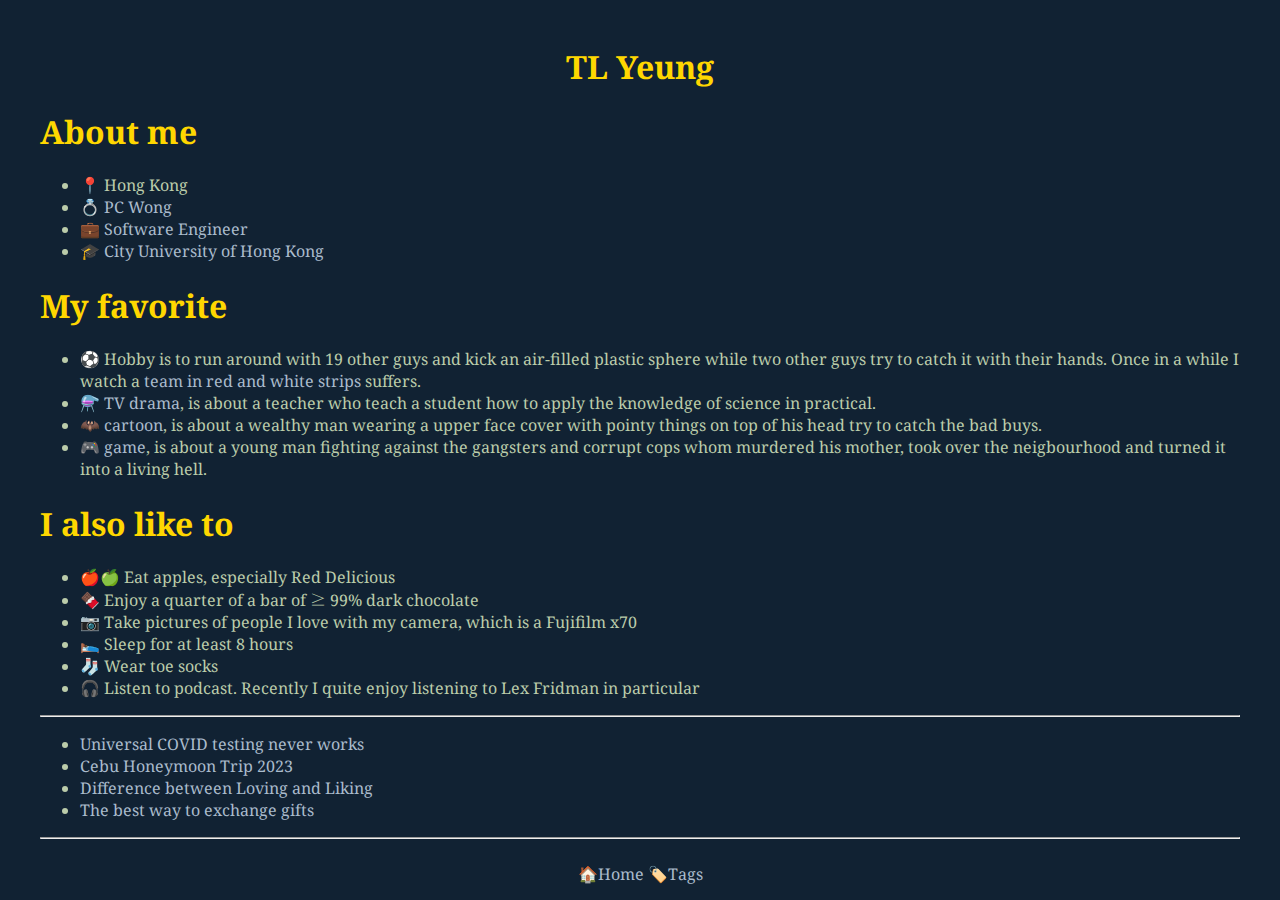
<file: index.html>
<!DOCTYPE html>
<html lang="en">
<head>
	<meta name="generator" content="Hugo 0.123.3">
	<title>🤙 TL Yeung</title>
	<link rel="canonical" href="https://tlyeung.com/">
	<link rel='alternate' type='application/rss+xml' title="TL Yeung RSS" href='/index.xml'>
	<link rel='stylesheet' type='text/css' href='/style.css'>
	<link rel="icon" href="/favicon.ico">
	<meta name="description" content="About me 📍 Hong Kong 💍 PC Wong 💼 Software Engineer 🎓 City University of Hong Kong My favorite ⚽ Hobby is to run around with 19 other guys and kick an air-filled plastic sphere while two other guys try to catch it with their hands. Once in a while I watch a team in red and white strips suffers. ⚗️ TV drama, is about a teacher who teach a student how to apply the knowledge of science in practical.">
	<meta name="viewport" content="width=device-width, initial-scale=1">
	<meta name="robots" content="index, follow">
	<meta charset="utf-8">
	<link rel="preconnect" href="https://fonts.googleapis.com">
	<link rel="preconnect" href="https://fonts.gstatic.com" crossorigin>
	<link href="https://fonts.googleapis.com/css2?family=Noto+Color+Emoji&family=Noto+Serif+HK:wght@200..900&family=Noto+Serif:ital,wght@0,100..900;1,100..900&display=swap" rel="stylesheet">
<body>
<main>
<header><h1 id="tag_TL Yeung">TL Yeung</h1></header>
<article>
<h1 id="about-me">About me</h1>
<ul>
<li>📍 Hong Kong</li>
<li><a href="https://pcwong.net">💍 PC Wong</a></li>
<li><a href="https://www.linkedin.com/in/tlyeung/">💼 Software Engineer</a></li>
<li><a href="https://www.cityu.edu.hk/">🎓 City University of Hong Kong</a></li>
</ul>
<h1 id="my-favorite">My favorite</h1>
<ul>
<li>⚽ Hobby is to run around with 19 other guys and kick an air-filled
plastic sphere while two other guys try to catch it with their hands. Once in a while I watch a <a href="https://www.safc.com">team in red and white strips</a> suffers.</li>
<li>⚗️ <a href="https://www.imdb.com/title/tt0903747/">TV drama</a>, is about a teacher
who teach a student how to apply the knowledge of science in practical.</li>
<li>🦇 <a href="https://www.imdb.com/title/tt0103359/">cartoon</a>, is about a
wealthy man wearing a upper face cover with pointy things on top of his
head try to catch the bad buys.</li>
<li>🎮 <a href="https://en.wikipedia.org/wiki/Grand_Theft_Auto:_San_Andreas">game</a>, is about a young man fighting against the gangsters and corrupt cops whom murdered his mother, took over the neigbourhood and turned it into a living hell.</li>
</ul>
<h1 id="i-also-like-to">I also like to</h1>
<ul>
<li>🍎🍏 Eat apples, especially Red Delicious</li>
<li>🍫 Enjoy a quarter of a bar of ≥ 99% dark chocolate</li>
<li>📷 Take pictures of people I love with my camera, which is a Fujifilm x70</li>
<li>🛌 Sleep for at least 8 hours</li>
<li>🧦 Wear toe socks</li>
<li>🎧 Listen to podcast. Recently I quite enjoy listening to Lex Fridman in
particular</li>
</ul>
<hr>

<ul>
<li><a href="/universal-testing/">Universal COVID testing never works</a></li>
<li><a href="/cebu-2023/">Cebu Honeymoon Trip 2023</a></li>
<li><a href="/love-and-like/">Difference between Loving and Liking</a></li>
<li><a href="/gift-exchange/">The best way to exchange gifts</a></li>
</ul>


</article>
<hr>

</main>

<footer>
	<a href="https://tlyeung.com/">🏠Home</a>
	<a href="https://tlyeung.com//tags">🏷️Tags</a>
</footer>

</body>
</html>
</file>
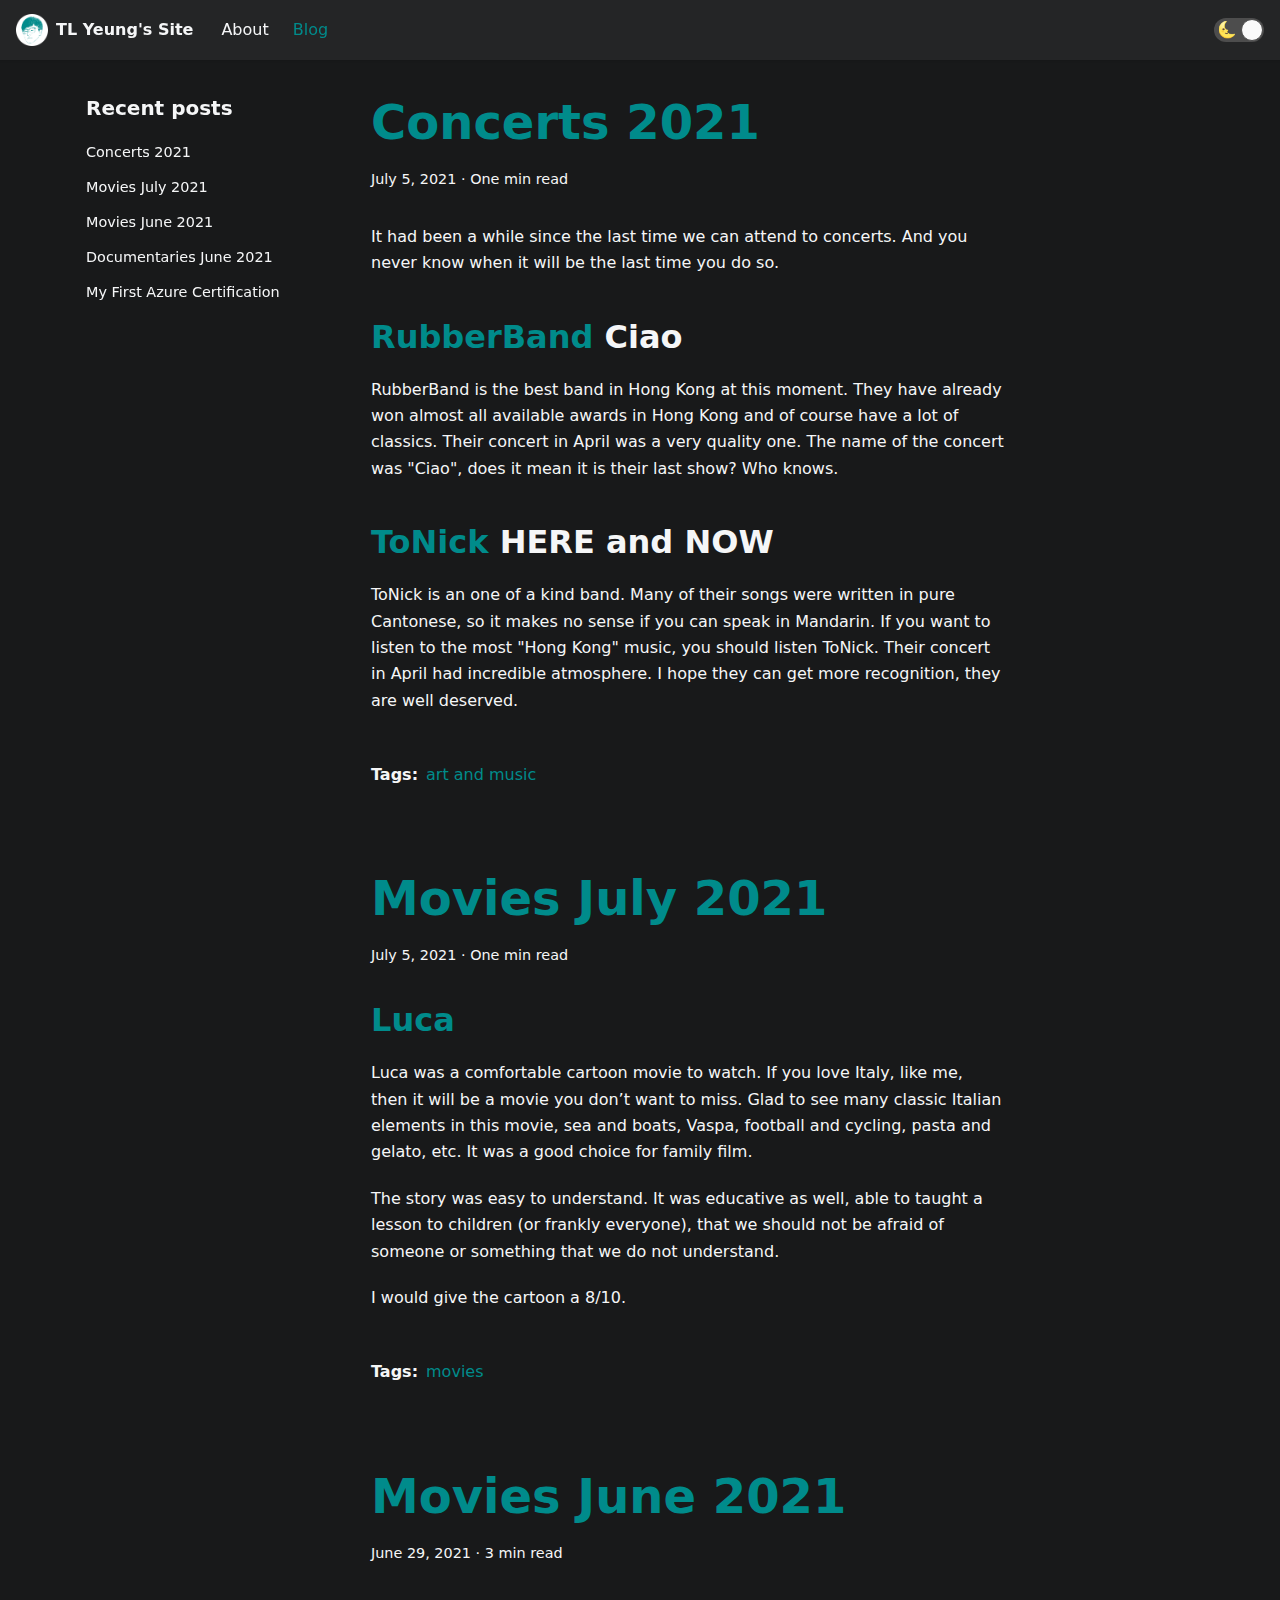
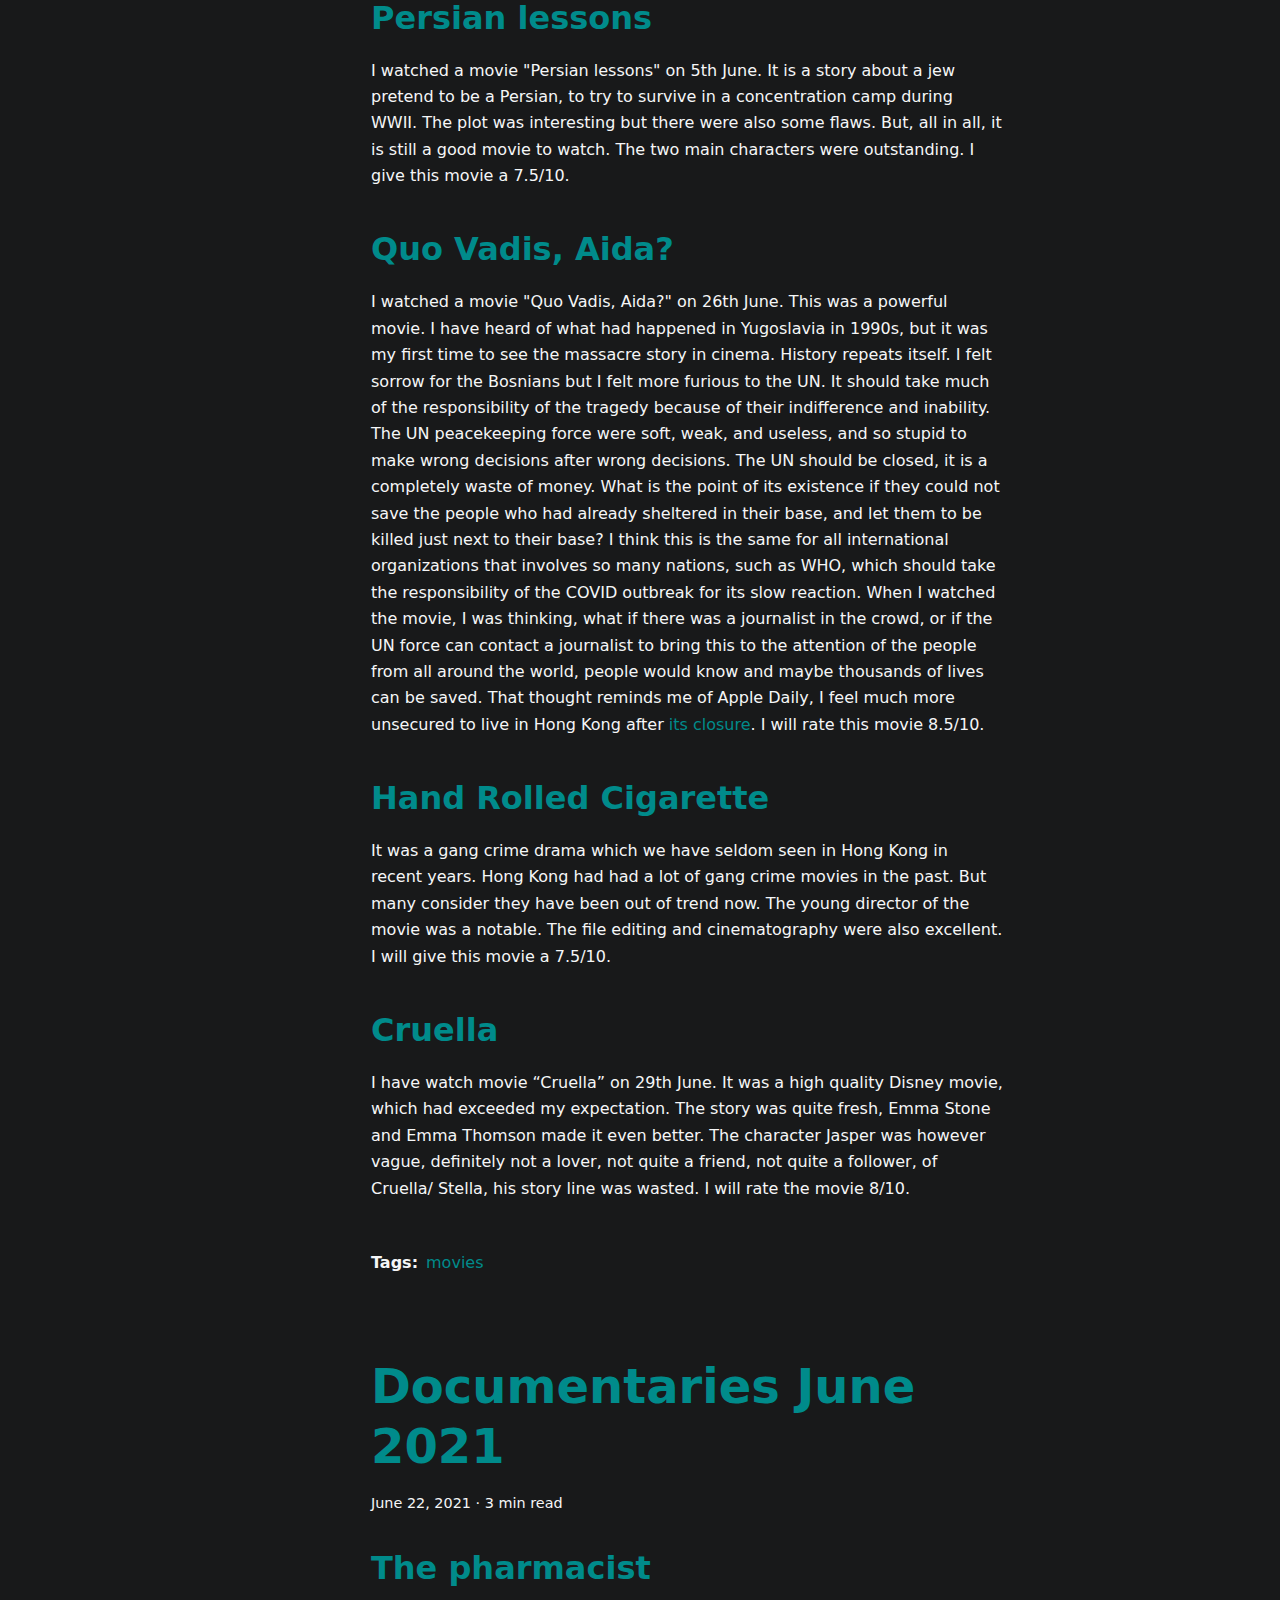
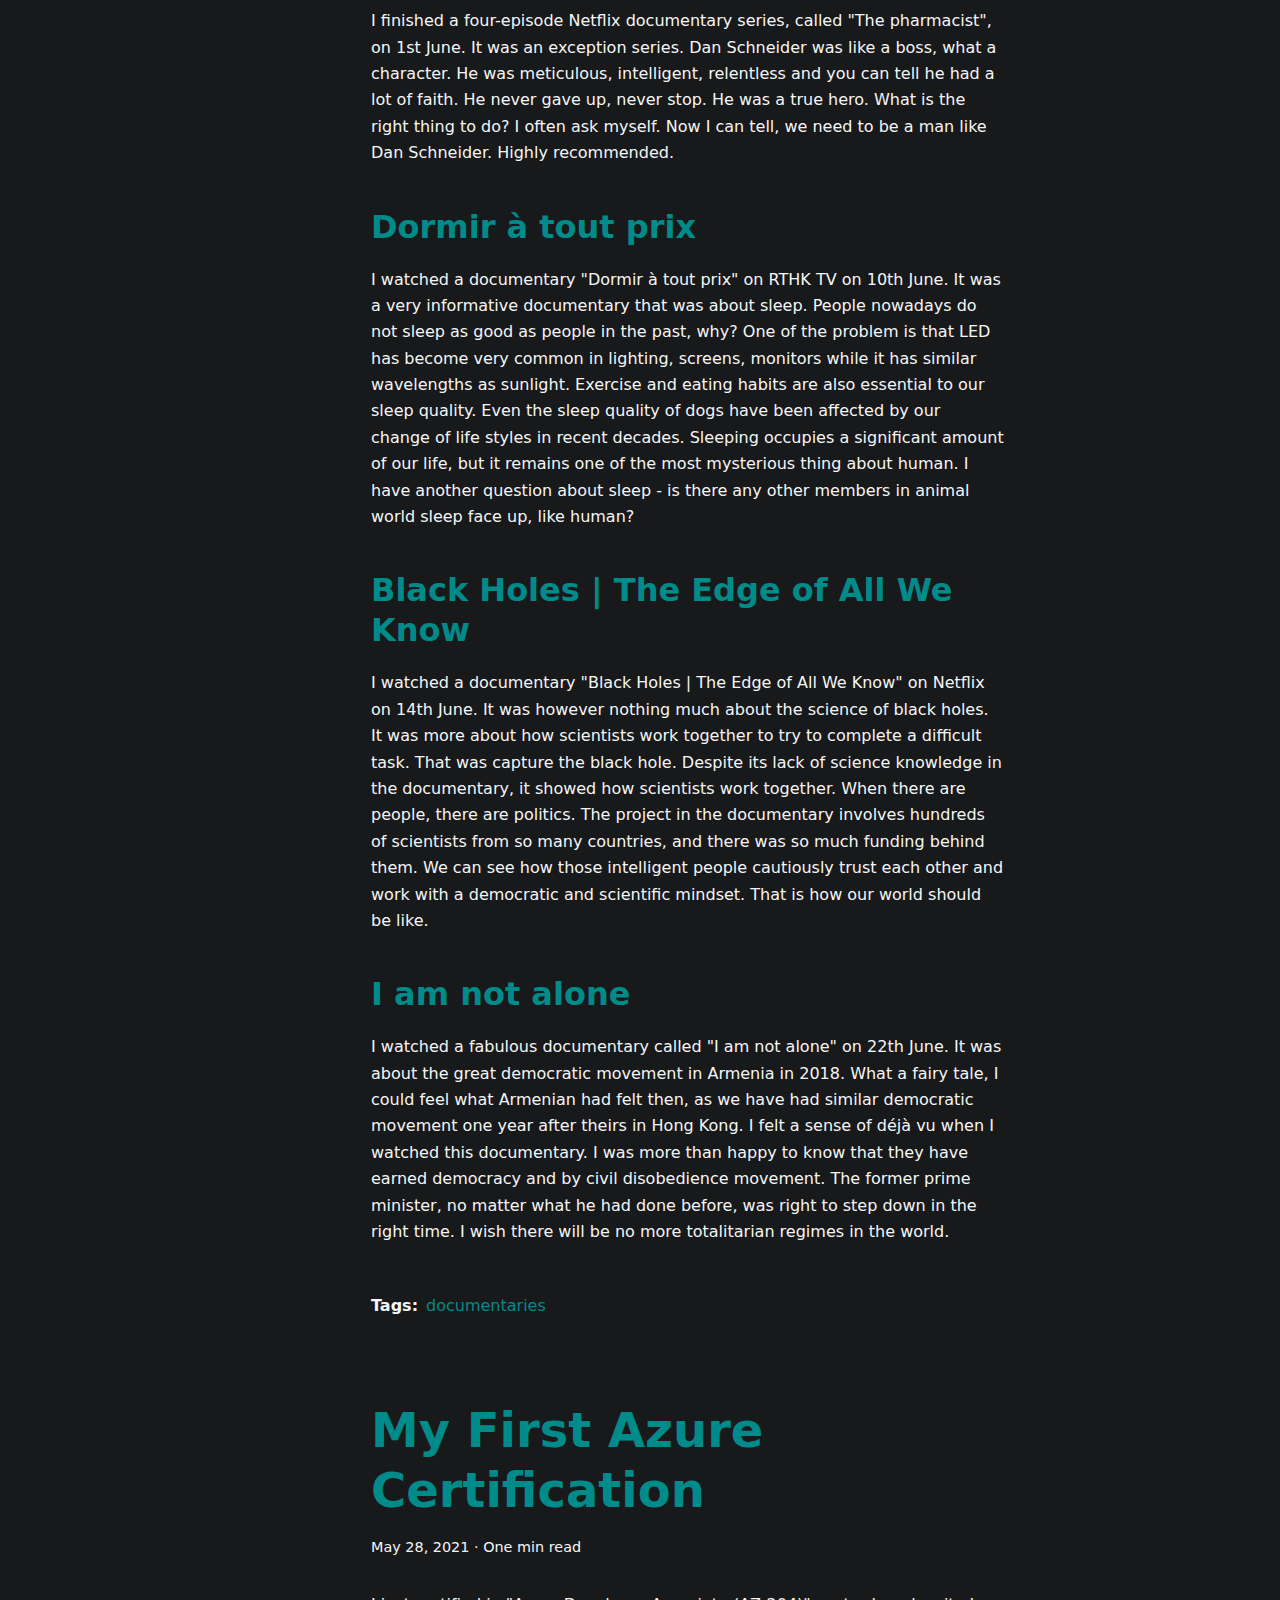
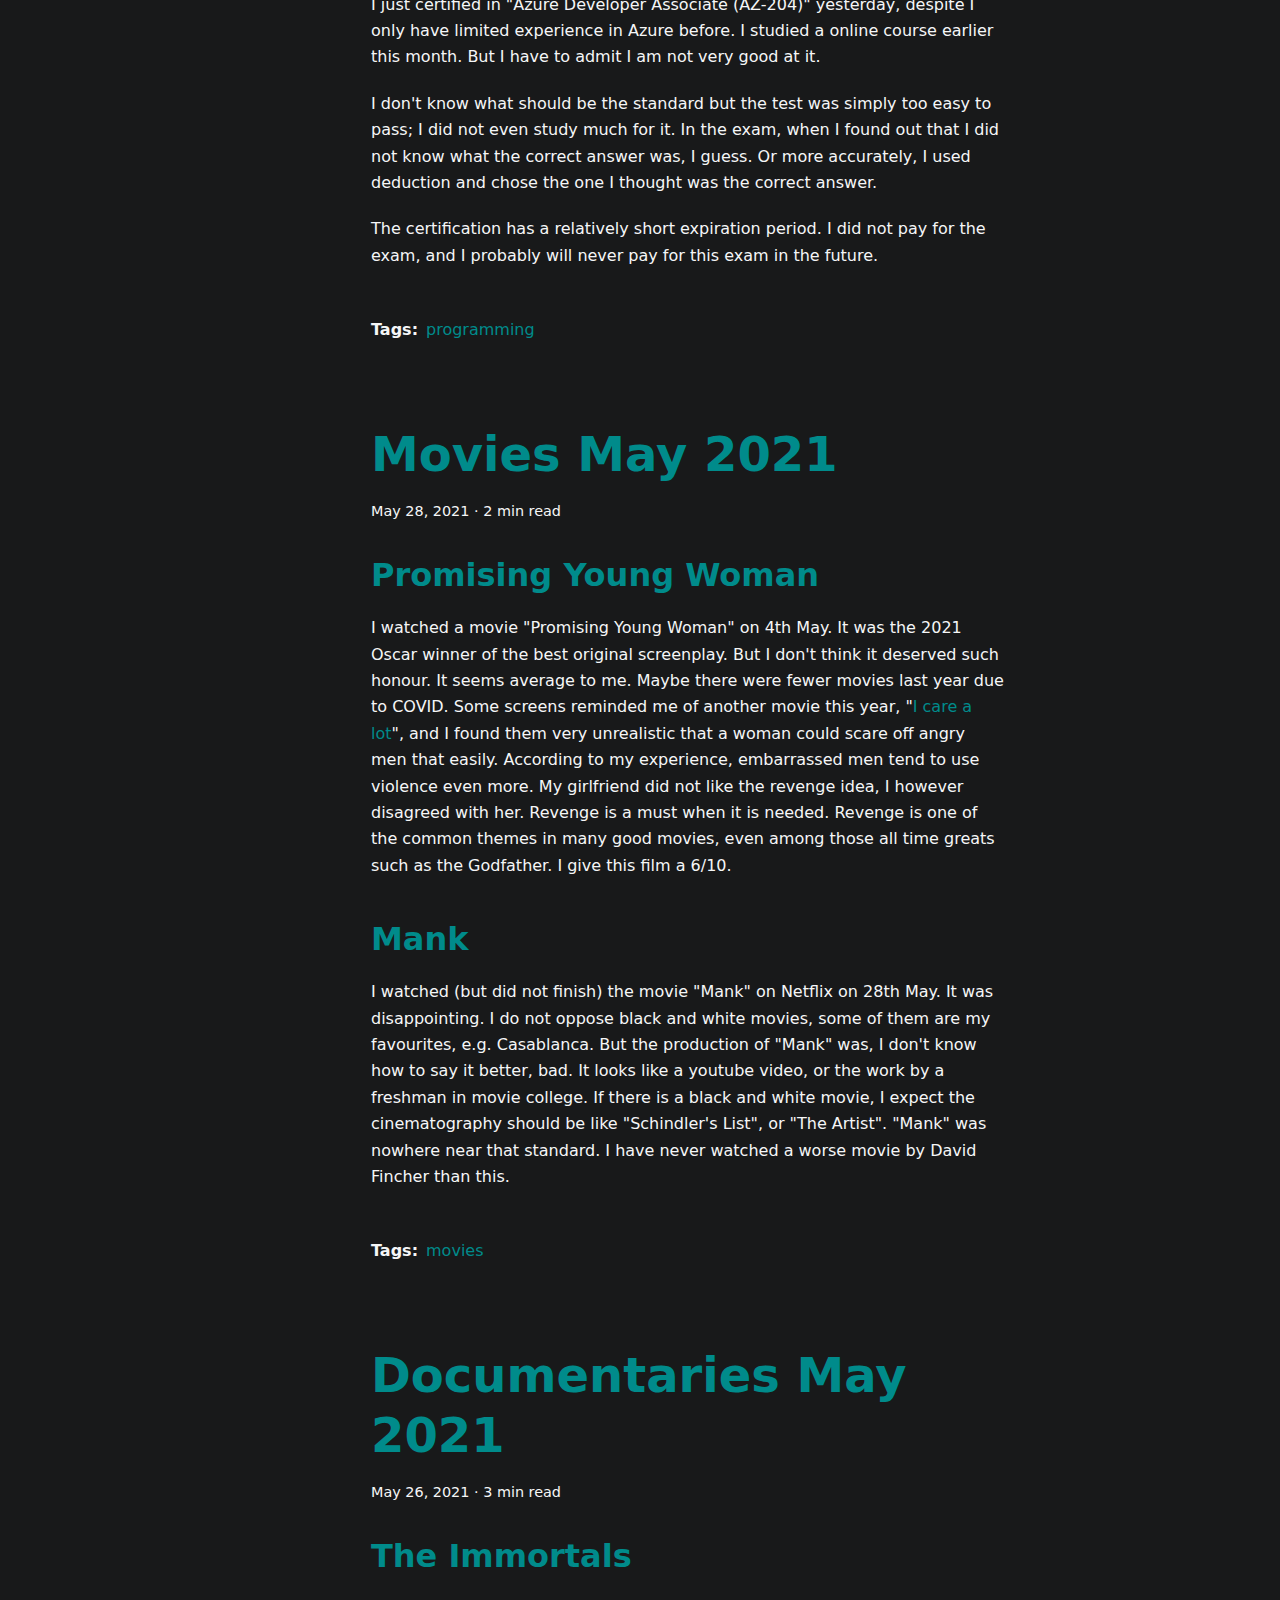
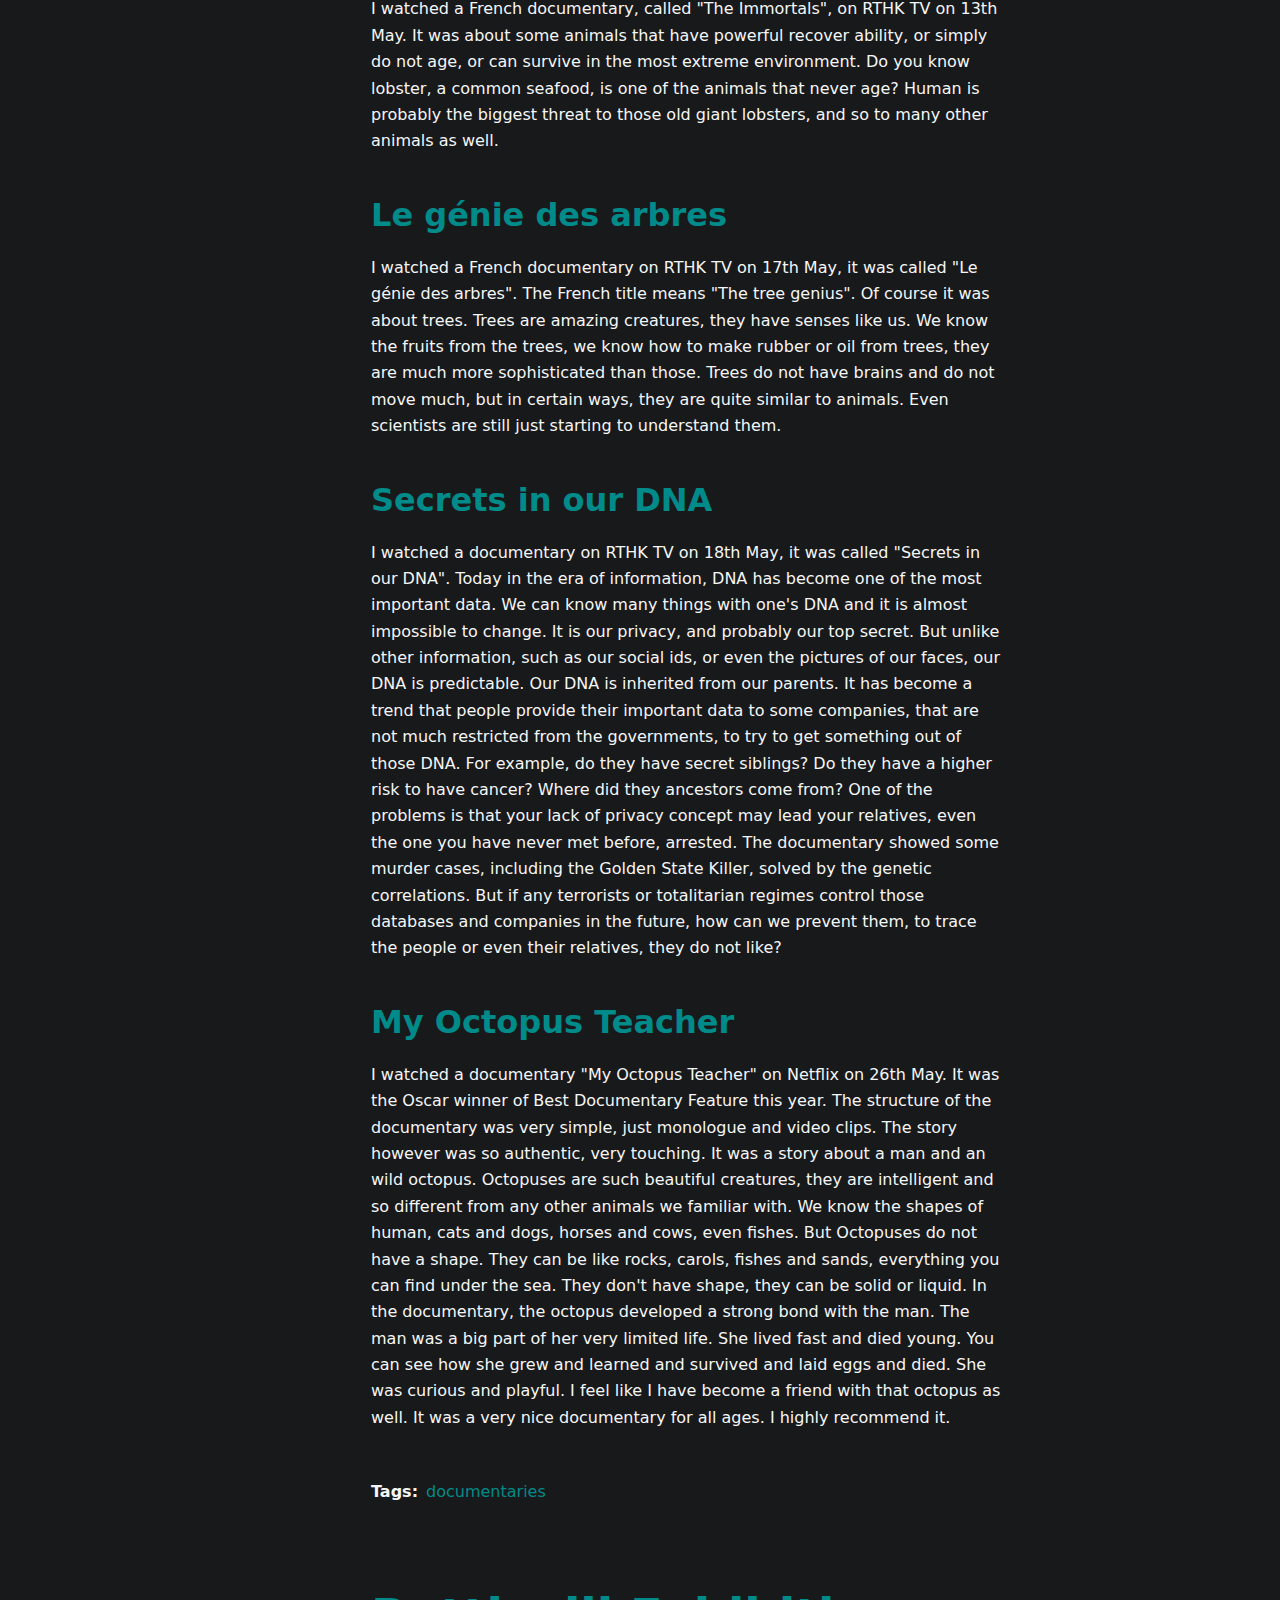
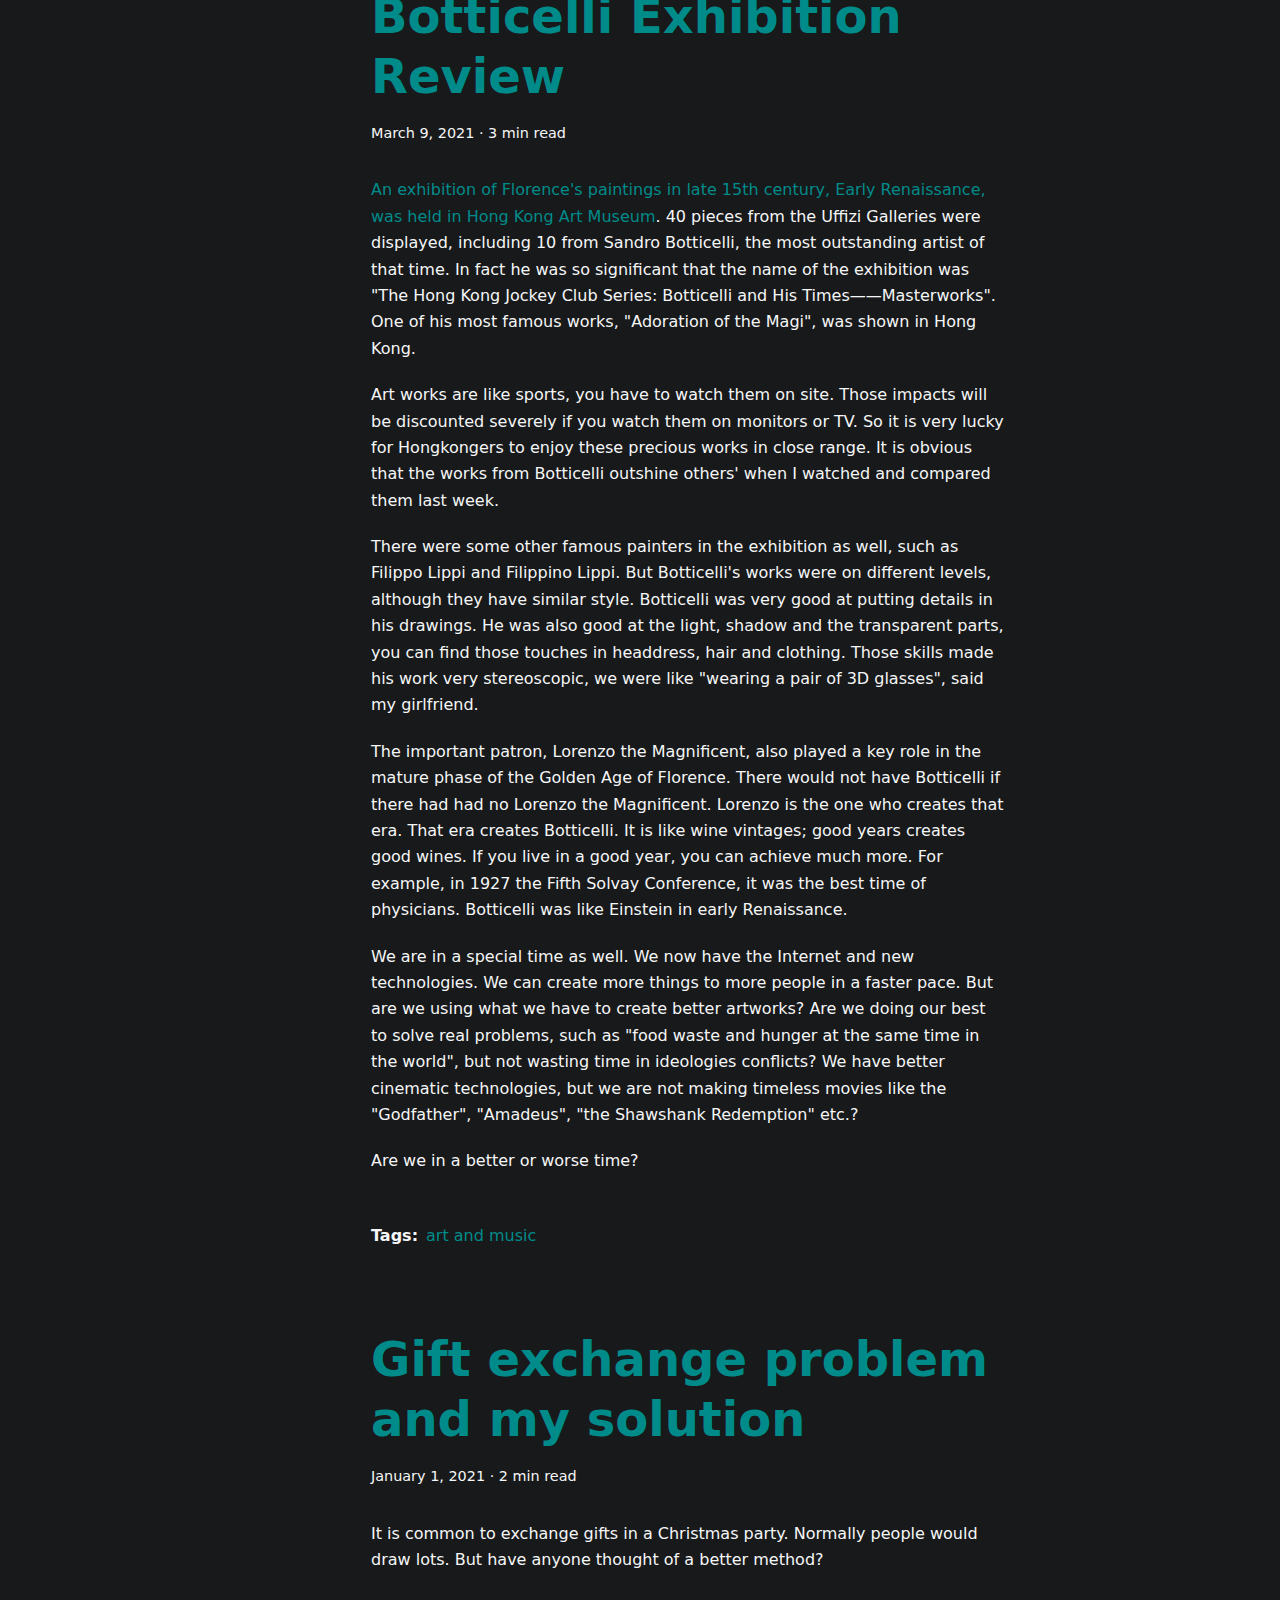
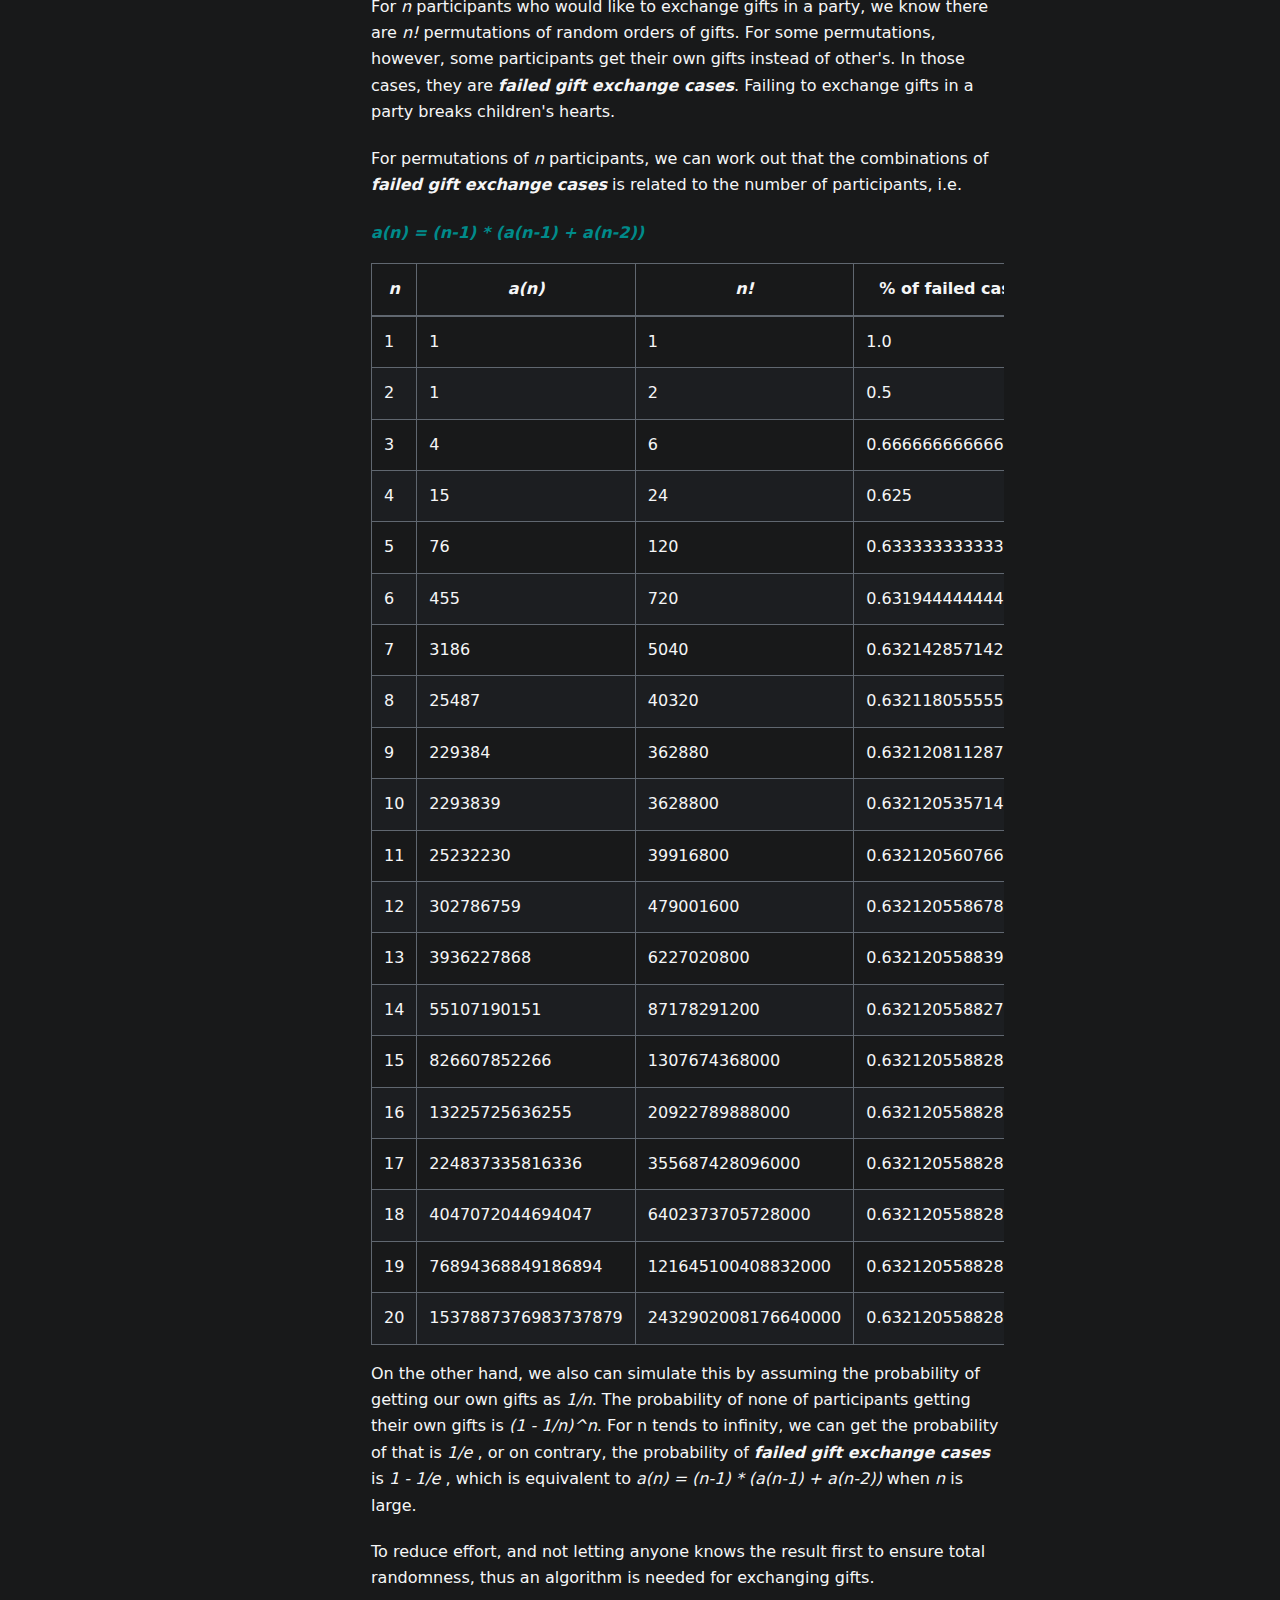
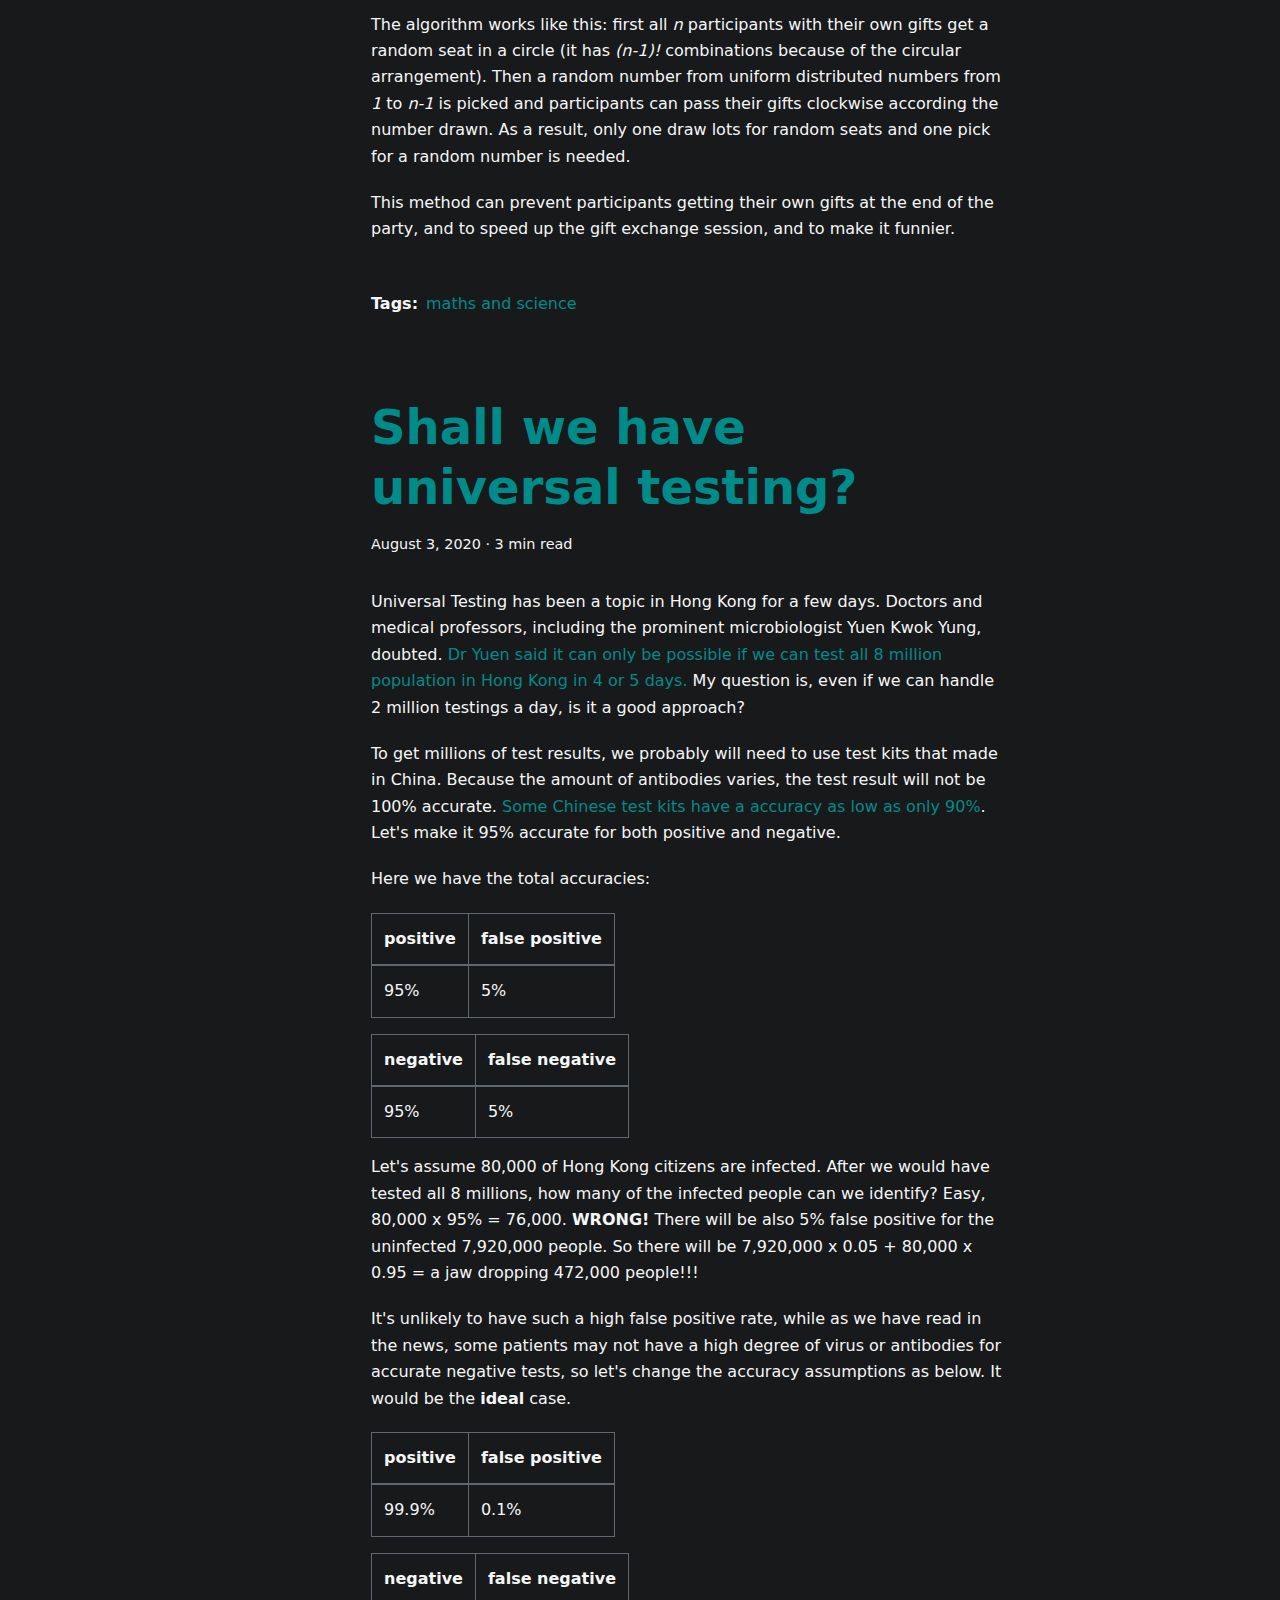
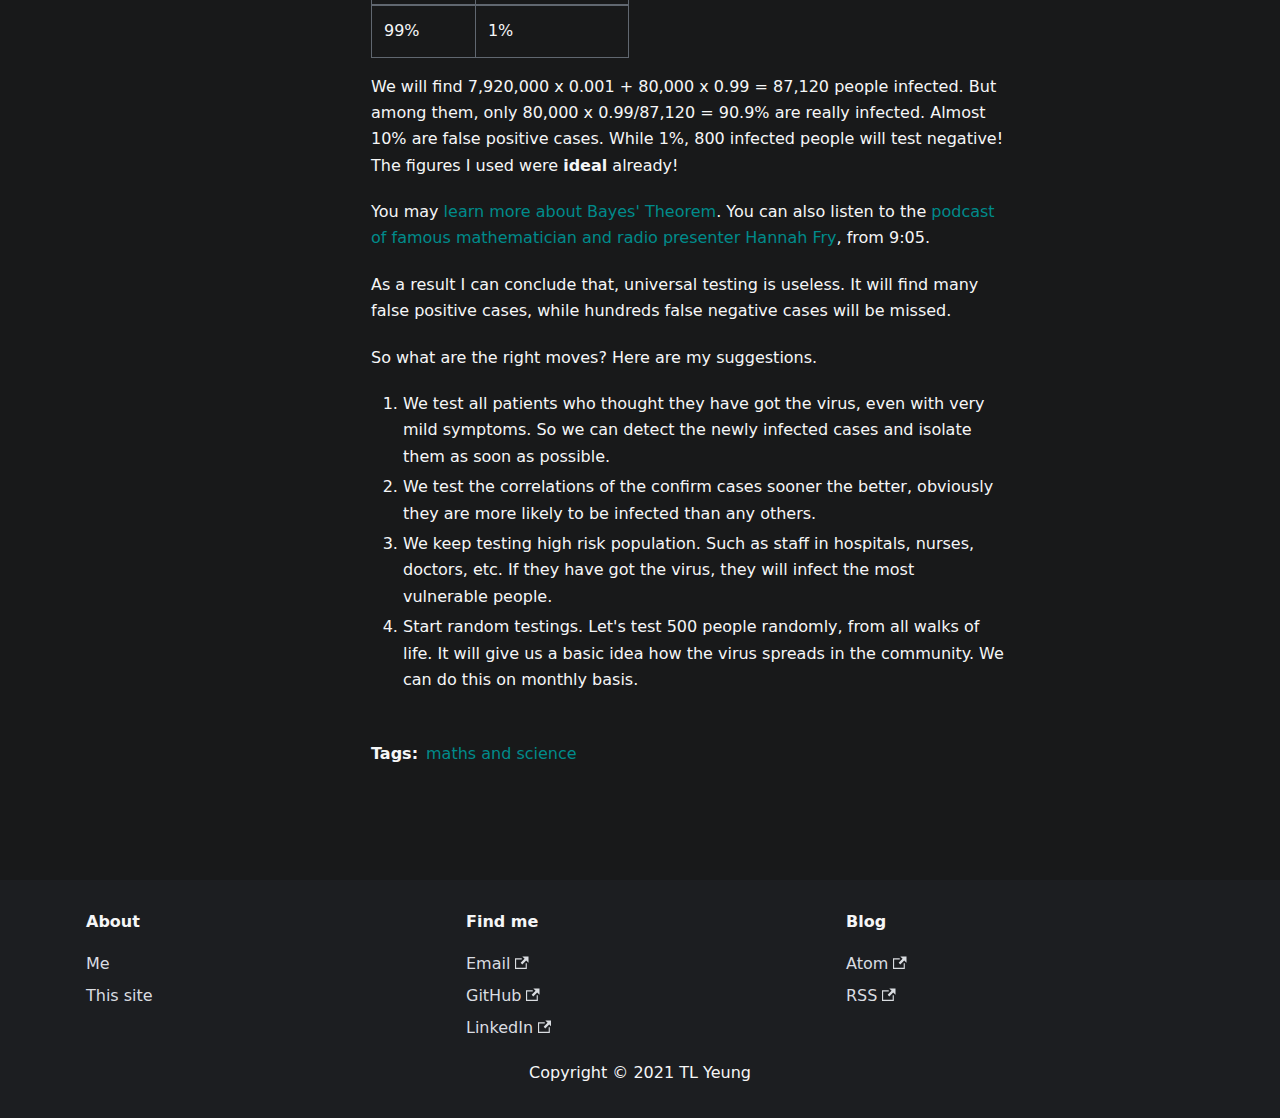
<file: blog/index.html>
<!doctype html>
<html lang="en" dir="ltr">
<head>
<meta charset="UTF-8">
<meta name="viewport" content="width=device-width,initial-scale=1">
<meta name="generator" content="Docusaurus v2.0.0-beta.3">
<link rel="alternate" type="application/rss+xml" href="/blog/rss.xml" title="TL Yeung Blog RSS Feed">
<link rel="alternate" type="application/atom+xml" href="/blog/atom.xml" title="TL Yeung Blog Atom Feed"><title data-react-helmet="true">Blog | TL Yeung</title><meta data-react-helmet="true" property="og:title" content="Blog | TL Yeung"><meta data-react-helmet="true" name="description" content="Blog"><meta data-react-helmet="true" property="og:description" content="Blog"><meta data-react-helmet="true" property="og:url" content="https://tlyeung.github.io/blog"><meta data-react-helmet="true" name="docusaurus_locale" content="en"><meta data-react-helmet="true" name="docusaurus_tag" content="blog_posts_list"><link data-react-helmet="true" rel="shortcut icon" href="/img/tlyeung.png"><link data-react-helmet="true" rel="canonical" href="https://tlyeung.github.io/blog"><link data-react-helmet="true" rel="alternate" href="https://tlyeung.github.io/blog" hreflang="en"><link data-react-helmet="true" rel="alternate" href="https://tlyeung.github.io/blog" hreflang="x-default"><link rel="stylesheet" href="/assets/css/styles.7bcf3e69.css">
<link rel="preload" href="/assets/js/runtime~main.fe7381e5.js" as="script">
<link rel="preload" href="/assets/js/main.1c2aef79.js" as="script">
</head>
<body>
<script>!function(){function t(t){document.documentElement.setAttribute("data-theme",t)}var e=function(){var t=null;try{t=localStorage.getItem("theme")}catch(t){}return t}();t(null!==e?e:"dark")}()</script><div id="__docusaurus">
<div><a href="#" class="skipToContent_1oUP">Skip to main content</a></div><nav class="navbar navbar--fixed-top"><div class="navbar__inner"><div class="navbar__items"><button aria-label="Navigation bar toggle" class="navbar__toggle clean-btn" type="button" tabindex="0"><svg width="30" height="30" viewBox="0 0 30 30" aria-hidden="true"><path stroke="currentColor" stroke-linecap="round" stroke-miterlimit="10" stroke-width="2" d="M4 7h22M4 15h22M4 23h22"></path></svg></button><a class="navbar__brand" href="/"><img src="/img/tlyeung.png" alt="My Site Logo" class="themedImage_1VuW themedImage--light_3UqQ navbar__logo"><img src="/img/tlyeung.png" alt="My Site Logo" class="themedImage_1VuW themedImage--dark_hz6m navbar__logo"><b class="navbar__title">TL Yeung&#x27;s Site</b></a><a class="navbar__item navbar__link" href="/docs/about-me">About</a><a aria-current="page" class="navbar__item navbar__link navbar__link--active" href="/blog">Blog</a></div><div class="navbar__items navbar__items--right"><div class="react-toggle displayOnlyInLargeViewport_GrZ2 react-toggle--checked react-toggle--disabled"><div class="react-toggle-track" role="button" tabindex="-1"><div class="react-toggle-track-check"><span class="toggle_71bT">🌜</span></div><div class="react-toggle-track-x"><span class="toggle_71bT">🌞</span></div><div class="react-toggle-thumb"></div></div><input type="checkbox" checked="" class="react-toggle-screenreader-only" aria-label="Switch between dark and light mode"></div></div></div><div role="presentation" class="navbar-sidebar__backdrop"></div><div class="navbar-sidebar"><div class="navbar-sidebar__brand"><a class="navbar__brand" href="/"><img src="/img/tlyeung.png" alt="My Site Logo" class="themedImage_1VuW themedImage--light_3UqQ navbar__logo"><img src="/img/tlyeung.png" alt="My Site Logo" class="themedImage_1VuW themedImage--dark_hz6m navbar__logo"><b class="navbar__title">TL Yeung&#x27;s Site</b></a></div><div class="navbar-sidebar__items"><div class="menu"><ul class="menu__list"><li class="menu__list-item"><a class="menu__link" href="/docs/about-me">About</a></li><li class="menu__list-item"><a aria-current="page" class="menu__link navbar__link--active" href="/blog">Blog</a></li></ul></div></div></div></nav><div class="main-wrapper blog-wrapper blog-list-page"><div class="container margin-vert--lg"><div class="row"><aside class="col col--3"><nav class="sidebar_2ahu thin-scrollbar" aria-label="Blog recent posts navigation"><div class="sidebarItemTitle_2hhb margin-bottom--md">Recent posts</div><ul class="sidebarItemList_2xAf"><li class="sidebarItem_2UVv"><a class="sidebarItemLink_1RT6" href="/blog/2021/07/05/Concerts">Concerts 2021</a></li><li class="sidebarItem_2UVv"><a class="sidebarItemLink_1RT6" href="/blog/2021/07/05/Movies-July-2021">Movies July 2021</a></li><li class="sidebarItem_2UVv"><a class="sidebarItemLink_1RT6" href="/blog/2021/06/29/Movies-June-2021">Movies June 2021</a></li><li class="sidebarItem_2UVv"><a class="sidebarItemLink_1RT6" href="/blog/2021/06/22/Documentaries-June-2021">Documentaries June 2021</a></li><li class="sidebarItem_2UVv"><a class="sidebarItemLink_1RT6" href="/blog/2021/05/28/Azure-certification">My First Azure Certification</a></li></ul></nav></aside><main class="col col--7"><article class="margin-bottom--xl"><header><h2 class="blogPostTitle_GeHD"><a href="/blog/2021/07/05/Concerts">Concerts 2021</a></h2><div class="blogPostData_291c margin-vert--md"><time datetime="2021-07-05T00:00:00.000Z">July 5, 2021</time> · One min read</div><div class="avatar margin-vert--md"><div class="avatar__intro"></div></div></header><div class="markdown"><p>It had been a while since the last time we can attend to concerts. And you never know when it will be the last time you do so. </p><h2><a aria-hidden="true" tabindex="-1" class="anchor enhancedAnchor_2LWZ" id="rubberband-ciao"></a><a href="https://www.youtube.com/user/RubberBandHK" target="_blank" rel="noopener noreferrer">RubberBand</a> Ciao<a class="hash-link" href="#rubberband-ciao" title="Direct link to heading">#</a></h2><p>RubberBand is the best band in Hong Kong at this moment. They have already won almost all available awards in Hong Kong and of course have a lot of classics. Their concert in April was a very quality one. The name of the concert was &quot;Ciao&quot;, does it mean it is their last show? Who knows.</p><h2><a aria-hidden="true" tabindex="-1" class="anchor enhancedAnchor_2LWZ" id="tonick-here-and-now"></a><a href="https://www.youtube.com/channel/UCZc-RwRZUYVuwu3A9pVBISg" target="_blank" rel="noopener noreferrer">ToNick</a> HERE and NOW<a class="hash-link" href="#tonick-here-and-now" title="Direct link to heading">#</a></h2><p>ToNick is an one of a kind band. Many of their songs were written in pure Cantonese, so it makes no sense if you can speak in Mandarin. If you want to listen to the most &quot;Hong Kong&quot; music, you should listen ToNick. Their concert in April had incredible atmosphere. I hope they can get more recognition, they are well deserved.</p></div><footer class="row docusaurus-mt-lg"><div class="col"><b>Tags:</b><a class="margin-horiz--sm" href="/blog/tags/art-and-music">art and music</a></div></footer></article><article class="margin-bottom--xl"><header><h2 class="blogPostTitle_GeHD"><a href="/blog/2021/07/05/Movies-July-2021">Movies July 2021</a></h2><div class="blogPostData_291c margin-vert--md"><time datetime="2021-07-05T00:00:00.000Z">July 5, 2021</time> · One min read</div><div class="avatar margin-vert--md"><div class="avatar__intro"></div></div></header><div class="markdown"><h2><a aria-hidden="true" tabindex="-1" class="anchor enhancedAnchor_2LWZ" id="luca"></a><a href="https://en.wikipedia.org/wiki/Luca_(2021_film)" target="_blank" rel="noopener noreferrer">Luca</a><a class="hash-link" href="#luca" title="Direct link to heading">#</a></h2><p>Luca was a comfortable cartoon movie to watch. If you love Italy, like me, then it will be a movie you don’t want to miss. Glad to see many classic Italian elements in this movie, sea and boats, Vaspa, football and cycling, pasta and gelato, etc. It was a good choice for family film. </p><p>The story was easy to understand. It was educative as well, able to taught a lesson to children (or frankly everyone), that we should not be afraid of someone or something that we do not understand.</p><p>I would give the cartoon a 8/10.</p></div><footer class="row docusaurus-mt-lg"><div class="col"><b>Tags:</b><a class="margin-horiz--sm" href="/blog/tags/movies">movies</a></div></footer></article><article class="margin-bottom--xl"><header><h2 class="blogPostTitle_GeHD"><a href="/blog/2021/06/29/Movies-June-2021">Movies June 2021</a></h2><div class="blogPostData_291c margin-vert--md"><time datetime="2021-06-29T00:00:00.000Z">June 29, 2021</time> · 3 min read</div><div class="avatar margin-vert--md"><div class="avatar__intro"></div></div></header><div class="markdown"><h2><a aria-hidden="true" tabindex="-1" class="anchor enhancedAnchor_2LWZ" id="persian-lessons"></a><a href="https://www.imdb.com/title/tt9738784/" target="_blank" rel="noopener noreferrer">Persian lessons</a><a class="hash-link" href="#persian-lessons" title="Direct link to heading">#</a></h2><p>I watched a movie &quot;Persian lessons&quot; on 5th June. It is a story about a jew pretend to be a Persian, to try to survive in a concentration camp during WWII. The plot was interesting but there were also some flaws. But, all in all, it is still a good movie to watch. The two main characters were outstanding. I give this movie a 7.5/10.</p><h2><a aria-hidden="true" tabindex="-1" class="anchor enhancedAnchor_2LWZ" id="quo-vadis-aida"></a><a href="https://en.wikipedia.org/wiki/Quo_Vadis,_Aida%3F" target="_blank" rel="noopener noreferrer">Quo Vadis, Aida?</a><a class="hash-link" href="#quo-vadis-aida" title="Direct link to heading">#</a></h2><p>I watched a movie &quot;Quo Vadis, Aida?&quot; on 26th June. This was a powerful movie. I have heard of what had happened in Yugoslavia in 1990s, but it was my first time to see the massacre story in cinema. History repeats itself. I felt sorrow for the Bosnians but I felt more furious to the UN. It should take much of the responsibility of the tragedy because of their indifference and inability. The UN peacekeeping force were soft, weak, and useless, and so stupid to make wrong decisions after wrong decisions. The UN should be closed, it is a completely waste of money. What is the point of its existence if they could not save the people who had already sheltered in their base, and let them to be killed just next to their base? I think this is the same for all international organizations that involves so many nations, such as WHO, which should take the responsibility of the COVID outbreak for its slow reaction. When I watched the movie, I was thinking, what if there was a journalist in the crowd, or if the UN force can contact a journalist to bring this to the attention of the people from all around the world, people would know and maybe thousands of lives can be saved. That thought reminds me of Apple Daily, I feel much more unsecured to live in Hong Kong after <a href="https://hongkongfp.com/2021/06/23/breaking-last-edition-of-apple-daily-to-print-no-later-than-sat-as-board-forced-to-halt-all-hong-kong-operations/" target="_blank" rel="noopener noreferrer">its closure</a>. I will rate this movie 8.5/10.</p><h2><a aria-hidden="true" tabindex="-1" class="anchor enhancedAnchor_2LWZ" id="hand-rolled-cigarette"></a><a href="https://en.wikipedia.org/wiki/Hand_Rolled_Cigarette" target="_blank" rel="noopener noreferrer">Hand Rolled Cigarette</a><a class="hash-link" href="#hand-rolled-cigarette" title="Direct link to heading">#</a></h2><p>It was a gang crime drama which we have seldom seen in Hong Kong in recent years. Hong Kong had had a lot of gang crime movies in the past. But many consider they have been out of trend now. The young director of the movie was a notable. The file editing and cinematography were also excellent. I will give this movie a 7.5/10.</p><h2><a aria-hidden="true" tabindex="-1" class="anchor enhancedAnchor_2LWZ" id="cruella"></a><a href="https://www.imdb.com/title/tt3228774/" target="_blank" rel="noopener noreferrer">Cruella</a><a class="hash-link" href="#cruella" title="Direct link to heading">#</a></h2><p>I have watch movie “Cruella” on 29th June. It was a high quality Disney movie, which had exceeded my expectation. The story was quite fresh, Emma Stone and Emma Thomson made it even better. The character Jasper was however vague, definitely not a lover, not quite a friend, not quite a follower, of Cruella/ Stella, his story line was wasted. I will rate the movie 8/10.</p></div><footer class="row docusaurus-mt-lg"><div class="col"><b>Tags:</b><a class="margin-horiz--sm" href="/blog/tags/movies">movies</a></div></footer></article><article class="margin-bottom--xl"><header><h2 class="blogPostTitle_GeHD"><a href="/blog/2021/06/22/Documentaries-June-2021">Documentaries June 2021</a></h2><div class="blogPostData_291c margin-vert--md"><time datetime="2021-06-22T00:00:00.000Z">June 22, 2021</time> · 3 min read</div><div class="avatar margin-vert--md"><div class="avatar__intro"></div></div></header><div class="markdown"><h2><a aria-hidden="true" tabindex="-1" class="anchor enhancedAnchor_2LWZ" id="the-pharmacist"></a><a href="https://www.imdb.com/title/tt11600174/" target="_blank" rel="noopener noreferrer">The pharmacist</a><a class="hash-link" href="#the-pharmacist" title="Direct link to heading">#</a></h2><p>I finished a four-episode Netflix documentary series, called &quot;The pharmacist&quot;, on 1st June. It was an exception series. Dan Schneider was like a boss, what a character. He was meticulous, intelligent, relentless and you can tell he had a lot of faith. He never gave up, never stop. He was a true hero. What is the right thing to do? I often ask myself. Now I can tell, we need to be a man like Dan Schneider. Highly recommended.</p><h2><a aria-hidden="true" tabindex="-1" class="anchor enhancedAnchor_2LWZ" id="dormir-à-tout-prix"></a><a href="https://www.imdb.com/title/tt13182176/" target="_blank" rel="noopener noreferrer">Dormir à tout prix</a><a class="hash-link" href="#dormir-à-tout-prix" title="Direct link to heading">#</a></h2><p>I watched a documentary &quot;Dormir à tout prix&quot; on RTHK TV on 10th June. It was a very informative documentary that was about sleep. People nowadays do not sleep as good as people in the past, why? One of the problem is that LED has become very common in lighting, screens, monitors while it has similar wavelengths as sunlight. Exercise and eating habits are also essential to our sleep quality. Even the sleep quality of dogs have been affected by our change of life styles in recent decades. Sleeping occupies a significant amount of our life, but it remains one of the most mysterious thing about human. I have another question about sleep - is there any other members in animal world sleep face up, like human?</p><h2><a aria-hidden="true" tabindex="-1" class="anchor enhancedAnchor_2LWZ" id="black-holes--the-edge-of-all-we-know"></a><a href="https://www.netflix.com/hk-en/title/81343342" target="_blank" rel="noopener noreferrer">Black Holes | The Edge of All We Know</a><a class="hash-link" href="#black-holes--the-edge-of-all-we-know" title="Direct link to heading">#</a></h2><p>I watched a documentary &quot;Black Holes | The Edge of All We Know&quot; on Netflix on 14th June. It was however nothing much about the science of black holes. It was more about how scientists work together to try to complete a difficult task. That was capture the black hole. Despite its lack of science knowledge in the documentary, it showed how scientists work together. When there are people, there are politics. The project in the documentary involves hundreds of scientists from so many countries, and there was so much funding behind them. We can see how those intelligent people cautiously trust each other and work with a democratic and scientific mindset. That is how our world should be like.</p><h2><a aria-hidden="true" tabindex="-1" class="anchor enhancedAnchor_2LWZ" id="i-am-not-alone"></a><a href="https://en.wikipedia.org/wiki/I_Am_Not_Alone" target="_blank" rel="noopener noreferrer">I am not alone</a><a class="hash-link" href="#i-am-not-alone" title="Direct link to heading">#</a></h2><p>I watched a fabulous documentary called &quot;I am not alone&quot; on 22th June. It was about the great democratic movement in Armenia in 2018. What a fairy tale, I could feel what Armenian had felt then, as we have had similar democratic movement one year after theirs in Hong Kong. I felt a sense of déjà vu when I watched this documentary. I was more than happy to know that they have earned democracy and by civil disobedience movement. The former prime minister, no matter what he had done before, was right to step down in the right time. I wish there will be no more totalitarian regimes in the world.</p></div><footer class="row docusaurus-mt-lg"><div class="col"><b>Tags:</b><a class="margin-horiz--sm" href="/blog/tags/documentaries">documentaries</a></div></footer></article><article class="margin-bottom--xl"><header><h2 class="blogPostTitle_GeHD"><a href="/blog/2021/05/28/Azure-certification">My First Azure Certification</a></h2><div class="blogPostData_291c margin-vert--md"><time datetime="2021-05-28T00:00:00.000Z">May 28, 2021</time> · One min read</div><div class="avatar margin-vert--md"><div class="avatar__intro"></div></div></header><div class="markdown"><p>I just certified in &quot;Azure Developer Associate (AZ-204)&quot; yesterday, despite I only have limited experience in Azure before. I studied a online course earlier this month. But I have to admit I am not very good at it.</p><p>I don&#x27;t know what should be the standard but the test was simply too easy to pass; I did not even study much for it. In the exam, when I found out that I did not know what the correct answer was, I guess. Or more accurately, I used deduction and chose the one I thought was the correct answer.</p><p>The certification has a relatively short expiration period. I did not pay for the exam, and I probably will never pay for this exam in the future.</p></div><footer class="row docusaurus-mt-lg"><div class="col"><b>Tags:</b><a class="margin-horiz--sm" href="/blog/tags/programming">programming</a></div></footer></article><article class="margin-bottom--xl"><header><h2 class="blogPostTitle_GeHD"><a href="/blog/2021/05/28/Movies-May-2021">Movies May 2021</a></h2><div class="blogPostData_291c margin-vert--md"><time datetime="2021-05-28T00:00:00.000Z">May 28, 2021</time> · 2 min read</div><div class="avatar margin-vert--md"><div class="avatar__intro"></div></div></header><div class="markdown"><h2><a aria-hidden="true" tabindex="-1" class="anchor enhancedAnchor_2LWZ" id="promising-young-woman"></a><a href="https://www.imdb.com/title/tt9620292/" target="_blank" rel="noopener noreferrer">Promising Young Woman</a><a class="hash-link" href="#promising-young-woman" title="Direct link to heading">#</a></h2><p>I watched a movie &quot;Promising Young Woman&quot; on 4th May. It was the 2021 Oscar winner of the best original screenplay. But I don&#x27;t think it deserved such honour. It seems average to me. Maybe there were fewer movies last year due to COVID.  Some screens reminded me of another movie this year, &quot;<a href="https://www.imdb.com/title/tt09893250/" target="_blank" rel="noopener noreferrer">I care a lot</a>&quot;, and I found them very unrealistic that a woman could scare off angry men that easily. According to my experience, embarrassed men tend to use violence even more. My girlfriend did not like the revenge idea, I however disagreed with her. Revenge is a must when it is needed. Revenge is one of the common themes in many good movies, even among those all time greats such as the Godfather. I give this film a 6/10.</p><h2><a aria-hidden="true" tabindex="-1" class="anchor enhancedAnchor_2LWZ" id="mank"></a><a href="https://www.imdb.com/title/tt10618286/" target="_blank" rel="noopener noreferrer">Mank</a><a class="hash-link" href="#mank" title="Direct link to heading">#</a></h2><p>I watched (but did not finish) the movie &quot;Mank&quot; on Netflix on 28th May. It was disappointing. I do not oppose black and white movies, some of them are my favourites, e.g. Casablanca. But the production of &quot;Mank&quot; was, I don&#x27;t know how to say it better, bad. It looks like a youtube video, or the work by a freshman in movie college. If there is a black and white movie, I expect the cinematography should be like &quot;Schindler&#x27;s List&quot;, or &quot;The Artist&quot;. &quot;Mank&quot; was nowhere near that standard. I have never watched a worse movie by David Fincher than this.</p></div><footer class="row docusaurus-mt-lg"><div class="col"><b>Tags:</b><a class="margin-horiz--sm" href="/blog/tags/movies">movies</a></div></footer></article><article class="margin-bottom--xl"><header><h2 class="blogPostTitle_GeHD"><a href="/blog/2021/05/26/Documentaries-May-2021">Documentaries May 2021</a></h2><div class="blogPostData_291c margin-vert--md"><time datetime="2021-05-26T00:00:00.000Z">May 26, 2021</time> · 3 min read</div><div class="avatar margin-vert--md"><div class="avatar__intro"></div></div></header><div class="markdown"><h2><a aria-hidden="true" tabindex="-1" class="anchor enhancedAnchor_2LWZ" id="the-immortals"></a><a href="https://harbour-rights.com/detail.php?id=7888" target="_blank" rel="noopener noreferrer">The Immortals</a><a class="hash-link" href="#the-immortals" title="Direct link to heading">#</a></h2><p>I watched a French documentary, called &quot;The Immortals&quot;, on RTHK TV on 13th May. It was about some animals that have powerful recover ability, or simply do not age, or can survive in the most extreme environment. Do you know lobster, a common seafood, is one of the animals that never age? Human is probably the biggest threat to those old giant lobsters, and so to many other animals as well.</p><h2><a aria-hidden="true" tabindex="-1" class="anchor enhancedAnchor_2LWZ" id="le-génie-des-arbres"></a><a href="https://www.imdb.com/title/tt12323578/" target="_blank" rel="noopener noreferrer">Le génie des arbres</a><a class="hash-link" href="#le-génie-des-arbres" title="Direct link to heading">#</a></h2><p>I watched a French documentary on RTHK TV on 17th May, it was called &quot;Le génie des arbres&quot;. The French title means &quot;The tree genius&quot;. Of course it was about trees. Trees are amazing creatures, they have senses like us. We know the fruits from the trees, we know how to make rubber or oil from trees, they are much more sophisticated than those. Trees do not have brains and do not move much, but in certain ways, they are quite similar to animals. Even scientists are still just starting to understand them.</p><h2><a aria-hidden="true" tabindex="-1" class="anchor enhancedAnchor_2LWZ" id="secrets-in-our-dna"></a><a href="https://www.pbs.org/wgbh/nova/video/secrets-in-our-dna/" target="_blank" rel="noopener noreferrer">Secrets in our DNA</a><a class="hash-link" href="#secrets-in-our-dna" title="Direct link to heading">#</a></h2><p>I watched a documentary on RTHK TV on 18th May, it was called &quot;Secrets in our DNA&quot;. Today in the era of information, DNA has become one of the most important data. We can know many things with one&#x27;s DNA and it is almost impossible to change. It is our privacy, and probably our top secret. But unlike other information, such as our social ids, or even the pictures of our faces, our DNA is predictable. Our DNA is inherited from our parents. It has become a trend that people provide their important data to some companies, that are not much restricted from the governments, to try to get something out of those DNA. For example, do they have secret siblings? Do they have a higher risk to have cancer? Where did they ancestors come from? One of the problems is that your lack of privacy concept may lead your relatives, even the one you have never met before, arrested. The documentary showed some murder cases, including the Golden State Killer, solved by the genetic correlations. But if any terrorists or totalitarian regimes control those databases and companies in the future, how can we prevent them, to trace the people or even their relatives, they do not like?</p><h2><a aria-hidden="true" tabindex="-1" class="anchor enhancedAnchor_2LWZ" id="my-octopus-teacher"></a><a href="https://www.netflix.com/hk-en/title/81045007" target="_blank" rel="noopener noreferrer">My Octopus Teacher</a><a class="hash-link" href="#my-octopus-teacher" title="Direct link to heading">#</a></h2><p>I watched a documentary &quot;My Octopus Teacher&quot; on Netflix on 26th May. It was the Oscar winner of Best Documentary Feature this year. The structure of the documentary was very simple, just monologue and video clips. The story however was so authentic, very touching. It was a story about a man and an wild octopus. Octopuses are such beautiful creatures, they are intelligent and so different from any other animals we familiar with. We know the shapes of human, cats and dogs, horses and cows, even fishes. But Octopuses do not have a shape. They can be like rocks, carols, fishes and sands, everything you can find under the sea. They don&#x27;t have shape, they can be solid or liquid. In the documentary, the octopus developed a strong bond with the man. The man was a big part of her very limited life. She lived fast and died young. You can see how she grew and learned and survived and laid eggs and died. She was curious and playful. I feel like I have become a friend with that octopus as well. It was a very nice documentary for all ages. I highly recommend it.</p></div><footer class="row docusaurus-mt-lg"><div class="col"><b>Tags:</b><a class="margin-horiz--sm" href="/blog/tags/documentaries">documentaries</a></div></footer></article><article class="margin-bottom--xl"><header><h2 class="blogPostTitle_GeHD"><a href="/blog/2021/03/09/Botticelli-and-us">Botticelli Exhibition Review</a></h2><div class="blogPostData_291c margin-vert--md"><time datetime="2021-03-09T00:00:00.000Z">March 9, 2021</time> · 3 min read</div><div class="avatar margin-vert--md"><div class="avatar__intro"></div></div></header><div class="markdown"><p><a href="https://hk.art.museum/en_US/web/ma/exhibitions-and-events/botticelli-and-his-times-masterworks-from-the-uffizi.html" target="_blank" rel="noopener noreferrer">An exhibition of Florence&#x27;s paintings in late 15th century, Early Renaissance, was held in Hong Kong Art Museum</a>. 40 pieces from the Uffizi Galleries were displayed, including 10 from Sandro Botticelli, the most outstanding artist of that time. In fact he was so significant that the name of the exhibition was &quot;The Hong Kong Jockey Club Series: Botticelli and His Times——Masterworks&quot;. One of his most famous works, &quot;Adoration of the Magi&quot;, was shown in Hong Kong.</p><p>Art works are like sports, you have to watch them on site. Those impacts will be discounted severely if you watch them on monitors or TV. So it is very lucky for Hongkongers to enjoy these precious works in close range. It is obvious that the works from Botticelli outshine others&#x27; when I watched and compared them last week.</p><p>There were some other famous painters in the exhibition as well, such as Filippo Lippi and Filippino Lippi. But Botticelli&#x27;s works were on different levels, although they have similar style. Botticelli was very good at putting details in his drawings. He was also good at the light, shadow and the transparent parts, you can find those touches in headdress, hair and clothing. Those skills made his work very stereoscopic, we were like &quot;wearing a pair of 3D glasses&quot;, said my girlfriend.</p><p>The important patron, Lorenzo the Magnificent, also played a key role in  the mature phase of the Golden Age of Florence. There would not have Botticelli if there had had no Lorenzo the Magnificent. Lorenzo is the one who creates that era. That era creates Botticelli. It is like wine vintages; good years creates good wines. If you live in a good year, you can achieve much more. For example, in 1927 the Fifth Solvay Conference, it was the best time of physicians. Botticelli was like Einstein in early Renaissance. </p><p>We are in a special time as well. We now have the Internet and new technologies. We can create more things to more people in a faster pace. But are we using what we have to create better artworks? Are we doing our best to solve real problems, such as &quot;food waste and hunger at the same time in the world&quot;, but not wasting time in ideologies conflicts? We have better cinematic technologies, but we are not making timeless movies like the &quot;Godfather&quot;, &quot;Amadeus&quot;, &quot;the Shawshank Redemption&quot; etc.?</p><p>Are we in a better or worse time?</p></div><footer class="row docusaurus-mt-lg"><div class="col"><b>Tags:</b><a class="margin-horiz--sm" href="/blog/tags/art-and-music">art and music</a></div></footer></article><article class="margin-bottom--xl"><header><h2 class="blogPostTitle_GeHD"><a href="/blog/2021/01/01/Gift-exchange-problem">Gift exchange problem and my solution</a></h2><div class="blogPostData_291c margin-vert--md"><time datetime="2021-01-01T00:00:00.000Z">January 1, 2021</time> · 2 min read</div><div class="avatar margin-vert--md"><div class="avatar__intro"></div></div></header><div class="markdown"><p>It is common to exchange gifts in a Christmas party. Normally people would draw lots. But have anyone thought of a better method?</p><p>For <em>n</em> participants who would like to exchange gifts in a party, we know there are <em>n!</em> permutations of random orders of gifts. For some permutations, however, some participants get their own gifts instead of other&#x27;s. In those cases, they are <strong><em>failed gift exchange cases</em></strong>. Failing to exchange gifts in a party breaks children&#x27;s hearts.</p><p>For permutations of <em>n</em> participants, we can work out that the combinations of <em><strong>failed gift exchange cases</strong></em> is related to the number of participants, i.e.</p><h4><a aria-hidden="true" tabindex="-1" class="anchor enhancedAnchor_2LWZ" id="an--n-1--an-1--an-2"></a><a href="https://oeis.org/A002467" target="_blank" rel="noopener noreferrer"><em>a(n) = (n-1) * (a(n-1) + a(n-2))</em></a><a class="hash-link" href="#an--n-1--an-1--an-2" title="Direct link to heading">#</a></h4><table><thead><tr><th><em>n</em></th><th><em>a(n)</em></th><th><em>n!</em></th><th>% of failed cases</th></tr></thead><tbody><tr><td>1</td><td>1</td><td>1</td><td>1.0</td></tr><tr><td>2</td><td>1</td><td>2</td><td>0.5</td></tr><tr><td>3</td><td>4</td><td>6</td><td>0.6666666666666666</td></tr><tr><td>4</td><td>15</td><td>24</td><td>0.625</td></tr><tr><td>5</td><td>76</td><td>120</td><td>0.6333333333333333</td></tr><tr><td>6</td><td>455</td><td>720</td><td>0.6319444444444444</td></tr><tr><td>7</td><td>3186</td><td>5040</td><td>0.6321428571428571</td></tr><tr><td>8</td><td>25487</td><td>40320</td><td>0.6321180555555556</td></tr><tr><td>9</td><td>229384</td><td>362880</td><td>0.632120811287478</td></tr><tr><td>10</td><td>2293839</td><td>3628800</td><td>0.6321205357142857</td></tr><tr><td>11</td><td>25232230</td><td>39916800</td><td>0.6321205607663941</td></tr><tr><td>12</td><td>302786759</td><td>479001600</td><td>0.6321205586787184</td></tr><tr><td>13</td><td>3936227868</td><td>6227020800</td><td>0.6321205588393088</td></tr><tr><td>14</td><td>55107190151</td><td>87178291200</td><td>0.6321205588278381</td></tr><tr><td>15</td><td>826607852266</td><td>1307674368000</td><td>0.6321205588286029</td></tr><tr><td>16</td><td>13225725636255</td><td>20922789888000</td><td>0.632120558828555</td></tr><tr><td>17</td><td>224837335816336</td><td>355687428096000</td><td>0.6321205588285578</td></tr><tr><td>18</td><td>4047072044694047</td><td>6402373705728000</td><td>0.6321205588285577</td></tr><tr><td>19</td><td>76894368849186894</td><td>121645100408832000</td><td>0.6321205588285577</td></tr><tr><td>20</td><td>1537887376983737879</td><td>2432902008176640000</td><td>0.6321205588285577</td></tr></tbody></table><p>On the other hand, we also can simulate this by assuming the probability of getting our own gifts as <em>1/n</em>. The probability of none of participants getting their own gifts is <em>(1 - 1/n)^n</em>. For n tends to infinity, we can get the probability of that is <em>1/e</em> , or on contrary, the probability of <strong><em>failed gift exchange cases</em></strong> is <em>1 - 1/e</em> , which is equivalent to <em>a(n) = (n-1) * (a(n-1) + a(n-2))</em> when <em>n</em> is large.</p><p>To reduce effort, and not letting anyone knows the result first to ensure total randomness, thus an algorithm is needed for exchanging gifts. </p><p>The algorithm works like this: first all <em>n</em> participants with their own gifts get a random seat in a circle (it has <em>(n-1)!</em> combinations because of the circular arrangement). Then a random number from uniform distributed numbers from <em>1</em> to <em>n-1</em> is picked and participants can pass their gifts clockwise according the number drawn. As a result, only one draw lots for random seats and one pick for a random number is needed.</p><p>This method can prevent participants getting their own gifts at the end of the party, and to speed up the gift exchange session, and to make it funnier.</p></div><footer class="row docusaurus-mt-lg"><div class="col"><b>Tags:</b><a class="margin-horiz--sm" href="/blog/tags/maths-and-science">maths and science</a></div></footer></article><article class="margin-bottom--xl"><header><h2 class="blogPostTitle_GeHD"><a href="/blog/2020/08/03/Shall-we-have-universal-testing">Shall we have universal testing?</a></h2><div class="blogPostData_291c margin-vert--md"><time datetime="2020-08-03T00:00:00.000Z">August 3, 2020</time> · 3 min read</div><div class="avatar margin-vert--md"><div class="avatar__intro"></div></div></header><div class="markdown"><p>Universal Testing has been a topic in Hong Kong for a few days. Doctors and medical professors, including the prominent microbiologist Yuen Kwok Yung, doubted. <a href="https://news.mingpao.com/pns/%E8%A6%81%E8%81%9E/article/20200803/s00001/1596392381166/%E6%87%89%E5%90%A6%E5%85%A8%E6%B0%91%E6%AA%A2%E6%B8%AC-%E8%A2%81%E5%9C%8B%E5%8B%87-%E5%8F%AF%E5%90%A65%E6%97%A5%E9%A9%97750%E8%90%AC%E4%BA%BA" target="_blank" rel="noopener noreferrer">Dr Yuen said it can only be possible if we can test all 8 million population in Hong Kong in 4 or 5 days.</a> My question is, even if we can handle 2 million testings a day, is it a good approach?</p><p>To get millions of test results, we probably will need to use test kits that made in China. Because the amount of antibodies varies, the test result will not be 100% accurate. <a href="https://news.rthk.hk/rthk/en/component/k2/1513995-20200312.htm" target="_blank" rel="noopener noreferrer">Some Chinese test kits have a accuracy as low as only 90%</a>. Let&#x27;s make it 95% accurate for both positive and negative.</p><p>Here we have the total accuracies:</p><table><thead><tr><th>positive</th><th>false positive</th></tr></thead><tbody><tr><td>95%</td><td>5%</td></tr></tbody></table><table><thead><tr><th>negative</th><th>false negative</th></tr></thead><tbody><tr><td>95%</td><td>5%</td></tr></tbody></table><p>Let&#x27;s assume 80,000 of Hong Kong citizens are infected. After we would have tested all 8 millions, how many of the infected people can we identify? Easy, 80,000 x 95% = 76,000. <strong>WRONG!</strong> There will be also 5% false positive for the uninfected 7,920,000 people. So there will be 7,920,000 x 0.05 + 80,000 x 0.95 = a jaw dropping 472,000 people!!! </p><p>It&#x27;s unlikely to have such a high false positive rate, while as we have read in the news, some patients may not have a high degree of virus or antibodies for accurate negative tests, so let&#x27;s change the accuracy assumptions as below. It would be the <strong>ideal</strong> case.</p><table><thead><tr><th>positive</th><th>false positive</th></tr></thead><tbody><tr><td>99.9%</td><td>0.1%</td></tr></tbody></table><table><thead><tr><th>negative</th><th>false negative</th></tr></thead><tbody><tr><td>99%</td><td>1%</td></tr></tbody></table><p>We will find 7,920,000 x 0.001 + 80,000 x 0.99 = 87,120 people infected. But among them, only 80,000 x 0.99/87,120 = 90.9% are really infected. Almost 10% are false positive cases. While 1%, 800 infected people will test negative! The figures I used were <strong>ideal</strong> already!</p><p>You may <a href="https://en.wikipedia.org/wiki/Bayes%27_theorem" target="_blank" rel="noopener noreferrer">learn more about Bayes&#x27; Theorem</a>. You can also listen to the <a href="https://www.numberphile.com/videos/podcast-hannah-fry-coronavirus" target="_blank" rel="noopener noreferrer">podcast of famous mathematician and radio presenter Hannah Fry</a>, from 9:05.</p><p>As a result I can conclude that, universal testing is useless. It will find many false positive cases, while hundreds false negative cases will be missed.</p><p>So what are the right moves? Here are my suggestions.</p><ol><li>We test all patients who thought they have got the virus, even with very mild symptoms. So we can detect the newly infected cases and isolate them as soon as possible.</li><li>We test the correlations of the confirm cases sooner the better, obviously they are more likely to be infected than any others.</li><li>We keep testing high risk population. Such as staff in hospitals, nurses, doctors, etc. If they have got the virus, they will infect the most vulnerable people.</li><li>Start random testings. Let&#x27;s test 500 people randomly, from all walks of life. It will give us a basic idea how the virus spreads in the community. We can do this on monthly basis.</li></ol></div><footer class="row docusaurus-mt-lg"><div class="col"><b>Tags:</b><a class="margin-horiz--sm" href="/blog/tags/maths-and-science">maths and science</a></div></footer></article><nav class="pagination-nav" aria-label="Blog list page navigation"><div class="pagination-nav__item"></div><div class="pagination-nav__item pagination-nav__item--next"></div></nav></main></div></div></div><footer class="footer"><div class="container"><div class="row footer__links"><div class="col footer__col"><div class="footer__title">About</div><ul class="footer__items"><li class="footer__item"><a class="footer__link-item" href="/docs/about-me">Me</a></li><li class="footer__item"><a class="footer__link-item" href="/docs/about-this-site">This site</a></li></ul></div><div class="col footer__col"><div class="footer__title">Find me</div><ul class="footer__items"><li class="footer__item"><a href="mailto:contact@tlyeung.com" target="_blank" rel="noopener noreferrer" class="footer__link-item"><span>Email<svg width="13.5" height="13.5" aria-hidden="true" viewBox="0 0 24 24" class="iconExternalLink_3J9K"><path fill="currentColor" d="M21 13v10h-21v-19h12v2h-10v15h17v-8h2zm3-12h-10.988l4.035 4-6.977 7.07 2.828 2.828 6.977-7.07 4.125 4.172v-11z"></path></svg></span></a></li><li class="footer__item"><a href="https://github.com/tlyeung" target="_blank" rel="noopener noreferrer" class="footer__link-item"><span>GitHub<svg width="13.5" height="13.5" aria-hidden="true" viewBox="0 0 24 24" class="iconExternalLink_3J9K"><path fill="currentColor" d="M21 13v10h-21v-19h12v2h-10v15h17v-8h2zm3-12h-10.988l4.035 4-6.977 7.07 2.828 2.828 6.977-7.07 4.125 4.172v-11z"></path></svg></span></a></li><li class="footer__item"><a href="https://linkedin.com/in/tlyeung" target="_blank" rel="noopener noreferrer" class="footer__link-item"><span>LinkedIn<svg width="13.5" height="13.5" aria-hidden="true" viewBox="0 0 24 24" class="iconExternalLink_3J9K"><path fill="currentColor" d="M21 13v10h-21v-19h12v2h-10v15h17v-8h2zm3-12h-10.988l4.035 4-6.977 7.07 2.828 2.828 6.977-7.07 4.125 4.172v-11z"></path></svg></span></a></li></ul></div><div class="col footer__col"><div class="footer__title">Blog</div><ul class="footer__items"><li class="footer__item"><a href="https://tlyeung.com/blog/atom.xml" target="_blank" rel="noopener noreferrer" class="footer__link-item"><span>Atom<svg width="13.5" height="13.5" aria-hidden="true" viewBox="0 0 24 24" class="iconExternalLink_3J9K"><path fill="currentColor" d="M21 13v10h-21v-19h12v2h-10v15h17v-8h2zm3-12h-10.988l4.035 4-6.977 7.07 2.828 2.828 6.977-7.07 4.125 4.172v-11z"></path></svg></span></a></li><li class="footer__item"><a href="https://tlyeung.com/blog/rss.xml" target="_blank" rel="noopener noreferrer" class="footer__link-item"><span>RSS<svg width="13.5" height="13.5" aria-hidden="true" viewBox="0 0 24 24" class="iconExternalLink_3J9K"><path fill="currentColor" d="M21 13v10h-21v-19h12v2h-10v15h17v-8h2zm3-12h-10.988l4.035 4-6.977 7.07 2.828 2.828 6.977-7.07 4.125 4.172v-11z"></path></svg></span></a></li></ul></div></div><div class="footer__bottom text--center"><div class="footer__copyright">Copyright © 2021 TL Yeung</div></div></div></footer></div>
<script src="/assets/js/runtime~main.fe7381e5.js"></script>
<script src="/assets/js/main.1c2aef79.js"></script>
</body>
</html>
</file>
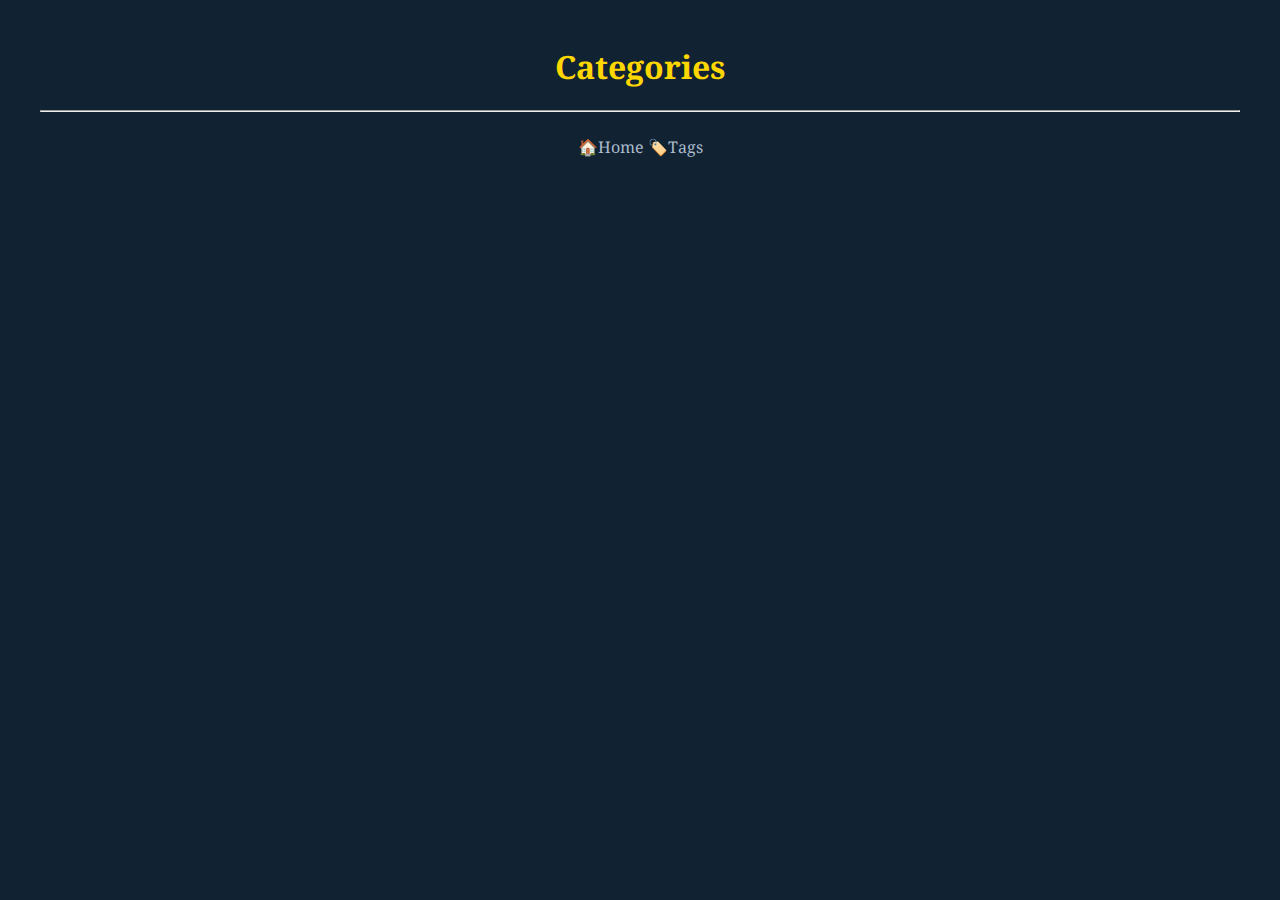
<file: categories/index.html>
<!DOCTYPE html>
<html lang="en">
<head>
	<title>🤙 Categories | TL Yeung</title>
	<link rel="canonical" href="https://tlyeung.com/">
	<link rel='alternate' type='application/rss+xml' title="TL Yeung RSS" href='/index.xml'>
	<link rel='stylesheet' type='text/css' href='/style.css'>
	<link rel="icon" href="/favicon.ico">
	<meta name="description" content="">
	<meta name="viewport" content="width=device-width, initial-scale=1">
	<meta name="robots" content="index, follow">
	<meta charset="utf-8">
	<link rel="preconnect" href="https://fonts.googleapis.com">
	<link rel="preconnect" href="https://fonts.gstatic.com" crossorigin>
	<link href="https://fonts.googleapis.com/css2?family=Noto+Color+Emoji&family=Noto+Serif+HK:wght@200..900&family=Noto+Serif:ital,wght@0,100..900;1,100..900&display=swap" rel="stylesheet">
<body>
<main>
<header><h1 id="tag_Categories">Categories</h1></header>
<article>

<ul>
</ul>


</article>
<hr>

</main>

<footer>
	<a href="https://tlyeung.com/">🏠Home</a>
	<a href="https://tlyeung.com//tags">🏷️Tags</a>
</footer>

</body>
</html>
</file>
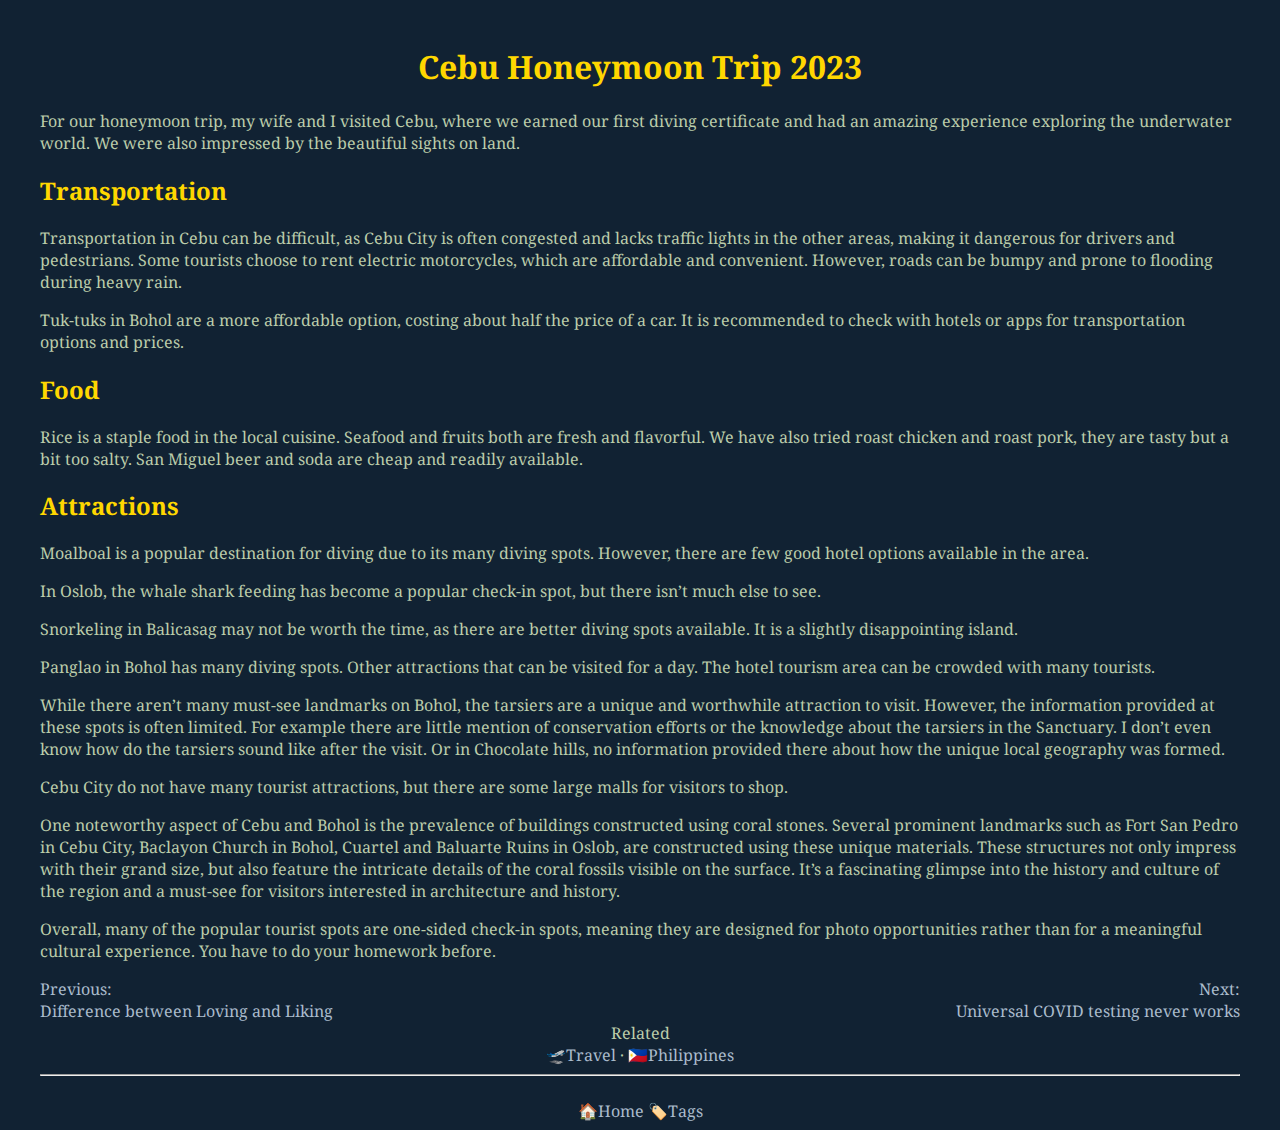
<file: cebu-2023/index.html>
<!DOCTYPE html>
<html lang="en">
<head>
	<title>🤙 Cebu Honeymoon Trip 2023 | TL Yeung</title>
	<link rel="canonical" href="https://tlyeung.com/">
	<link rel='alternate' type='application/rss+xml' title="TL Yeung RSS" href='/index.xml'>
	<link rel='stylesheet' type='text/css' href='/style.css'>
	<link rel="icon" href="/favicon.ico">
	<meta name="description" content="For our honeymoon trip, my wife and I visited Cebu, where we earned our first diving certificate and had an amazing experience exploring the underwater world. We were also impressed by the beautiful sights on land.
Transportation Transportation in Cebu can be difficult, as Cebu City is often congested and lacks traffic lights in the other areas, making it dangerous for drivers and pedestrians. Some tourists choose to rent electric motorcycles, which are affordable and convenient.">
	<meta name="keywords" content="🛫travel, 🇵🇭Philippines">
	<meta name="viewport" content="width=device-width, initial-scale=1">
	<meta name="robots" content="index, follow">
	<meta charset="utf-8">
	<link rel="preconnect" href="https://fonts.googleapis.com">
	<link rel="preconnect" href="https://fonts.gstatic.com" crossorigin>
	<link href="https://fonts.googleapis.com/css2?family=Noto+Color+Emoji&family=Noto+Serif+HK:wght@200..900&family=Noto+Serif:ital,wght@0,100..900;1,100..900&display=swap" rel="stylesheet">
<body>
<main>
<header><h1 id="tag_Cebu Honeymoon Trip 2023">Cebu Honeymoon Trip 2023</h1></header>
<article>

<p>For our honeymoon trip, my wife and I visited Cebu, where we earned our first diving certificate and had an amazing experience exploring the underwater world. We were also impressed by the beautiful sights on land.</p>
<h2 id="transportation">Transportation</h2>
<p>Transportation in Cebu can be difficult, as Cebu City is often congested and lacks traffic lights in the other areas, making it dangerous for drivers and pedestrians. Some tourists choose to rent electric motorcycles, which are affordable and convenient. However, roads can be bumpy and prone to flooding during heavy rain.</p>
<p>Tuk-tuks in Bohol are a more affordable option, costing about half the price of a car. It is recommended to check with hotels or apps for transportation options and prices.</p>
<h2 id="food">Food</h2>
<p>Rice is a staple food in the local cuisine. Seafood and fruits both are fresh and flavorful. We have also tried roast chicken and roast pork, they are tasty but a bit too salty. San Miguel beer and soda are cheap and readily available.</p>
<h2 id="attractions">Attractions</h2>
<p>Moalboal is a popular destination for diving due to its many diving spots. However, there are few good hotel options available in the area.</p>
<p>In Oslob, the whale shark feeding has become a popular check-in spot, but there isn&rsquo;t much else to see.</p>
<p>Snorkeling in Balicasag may not be worth the time, as there are better diving spots available. It is a slightly disappointing island.</p>
<p>Panglao in Bohol has many diving spots. Other attractions that can be visited for a day. The hotel tourism area can be crowded with many tourists.</p>
<p>While there aren&rsquo;t many must-see landmarks on Bohol, the tarsiers are a unique and worthwhile attraction to visit. However, the information provided at these spots is often limited. For example there are little mention of conservation efforts or the knowledge about the tarsiers in the Sanctuary. I don&rsquo;t even know how do the tarsiers sound like after the visit. Or in Chocolate hills, no information provided there about how the unique local geography was formed.</p>
<p>Cebu City do not have many tourist attractions, but there are some large malls for visitors to shop.</p>
<p>One noteworthy aspect of Cebu and Bohol is the prevalence of buildings constructed using coral stones. Several prominent landmarks such as Fort San Pedro in Cebu City, Baclayon Church in Bohol, Cuartel and Baluarte Ruins in Oslob, are constructed using these unique materials. These structures not only impress with their grand size, but also feature the intricate details of the coral fossils visible on the surface. It&rsquo;s a fascinating glimpse into the history and culture of the region and a must-see for visitors interested in architecture and history.</p>
<p>Overall, many of the popular tourist spots are one-sided check-in spots, meaning they are designed for photo opportunities rather than for a meaningful cultural experience. You have to do your homework before.</p>


<div id="nextprev">
<a href="/love-and-like/"><div id="prevart">Previous:<br>Difference between Loving and Liking</div></a>
<a href="/universal-testing/"><div id="nextart">Next:<br>Universal COVID testing never works</div></a>
</div>
<div style="clear:both" class=taglist>Related<br><a id="tag_🛫travel" href="https://tlyeung.com/tags/travel">🛫Travel</a> &middot; <a id="tag_🇵🇭philippines" href="https://tlyeung.com/tags/philippines">🇵🇭Philippines</a></div>

</article>
<hr>

</main>

<footer>
	<a href="https://tlyeung.com/">🏠Home</a>
	<a href="https://tlyeung.com//tags">🏷️Tags</a>
</footer>

</body>
</html>
</file>
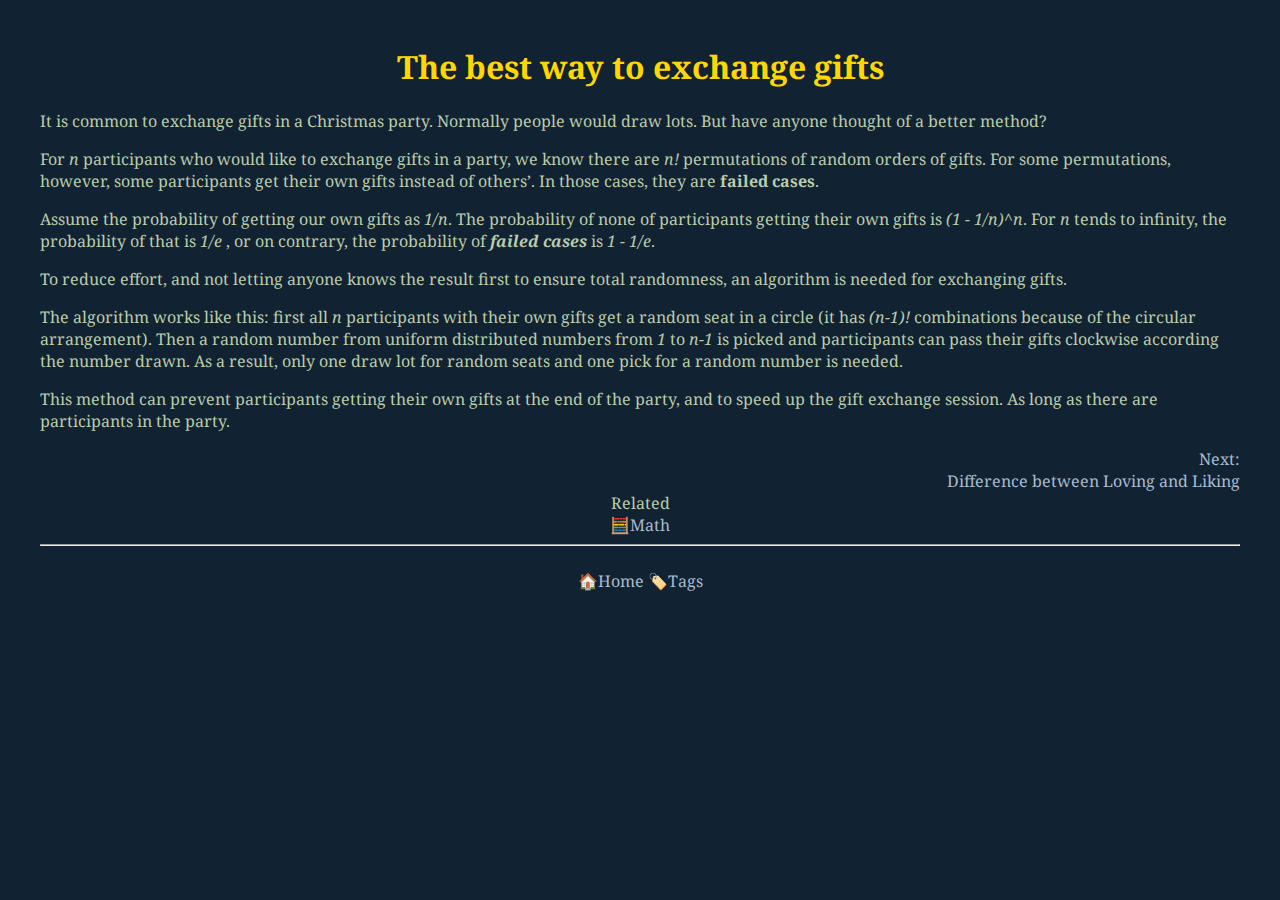
<file: gift-exchange/index.html>
<!DOCTYPE html>
<html lang="en">
<head>
	<title>🤙 The Best Way to Exchange Gifts | TL Yeung</title>
	<link rel="canonical" href="https://tlyeung.com/">
	<link rel='alternate' type='application/rss+xml' title="TL Yeung RSS" href='/index.xml'>
	<link rel='stylesheet' type='text/css' href='/style.css'>
	<link rel="icon" href="/favicon.ico">
	<meta name="description" content="It is common to exchange gifts in a Christmas party. Normally people would draw lots. But have anyone thought of a better method?
For n participants who would like to exchange gifts in a party, we know there are n! permutations of random orders of gifts. For some permutations, however, some participants get their own gifts instead of others&rsquo;. In those cases, they are failed cases.
Assume the probability of getting our own gifts as 1/n.">
	<meta name="keywords" content="🧮Math">
	<meta name="viewport" content="width=device-width, initial-scale=1">
	<meta name="robots" content="index, follow">
	<meta charset="utf-8">
	<link rel="preconnect" href="https://fonts.googleapis.com">
	<link rel="preconnect" href="https://fonts.gstatic.com" crossorigin>
	<link href="https://fonts.googleapis.com/css2?family=Noto+Color+Emoji&family=Noto+Serif+HK:wght@200..900&family=Noto+Serif:ital,wght@0,100..900;1,100..900&display=swap" rel="stylesheet">
<body>
<main>
<header><h1 id="tag_The best way to exchange gifts">The best way to exchange gifts</h1></header>
<article>

<p>It is common to exchange gifts in a Christmas party. Normally people would draw lots. But have anyone thought of a better method?</p>
<p>For <em><em>n</em></em> participants who would like to exchange gifts in a party, we know there are <em><em>n!</em></em> permutations of random orders of gifts. For some permutations, however, some participants get their own gifts instead of others&rsquo;. In those cases, they are <strong>failed cases</strong>.</p>
<p>Assume the probability of getting our own gifts as <em>1/n</em>. The probability of none of participants getting their own gifts is <em>(1 - 1/n)^n</em>. For <em>n</em> tends to infinity, the probability of that is <em>1/e</em> , or on contrary, the probability of <strong><em>failed cases</em></strong> is <em>1 - 1/e</em>.</p>
<p>To reduce effort, and not letting anyone knows the result first to ensure total randomness, an algorithm is needed for exchanging gifts.</p>
<p>The algorithm works like this: first all <em>n</em> participants with their own gifts get a random seat in a circle (it has <em>(n-1)!</em> combinations because of the circular arrangement). Then a random number from uniform distributed numbers from <em>1</em> to <em>n-1</em> is picked and participants can pass their gifts clockwise according the number drawn. As a result, only one draw lot for random seats and one pick for a random number is needed.</p>
<p>This method can prevent participants getting their own gifts at the end of the party, and to speed up the gift exchange session. As long as there are participants in the party.</p>


<div id="nextprev"><a href="/love-and-like/"><div id="nextart">Next:<br>Difference between Loving and Liking</div></a>
</div>
<div style="clear:both" class=taglist>Related<br><a id="tag_🧮math" href="https://tlyeung.com/tags/math">🧮Math</a></div>

</article>
<hr>

</main>

<footer>
	<a href="https://tlyeung.com/">🏠Home</a>
	<a href="https://tlyeung.com//tags">🏷️Tags</a>
</footer>

</body>
</html>
</file>
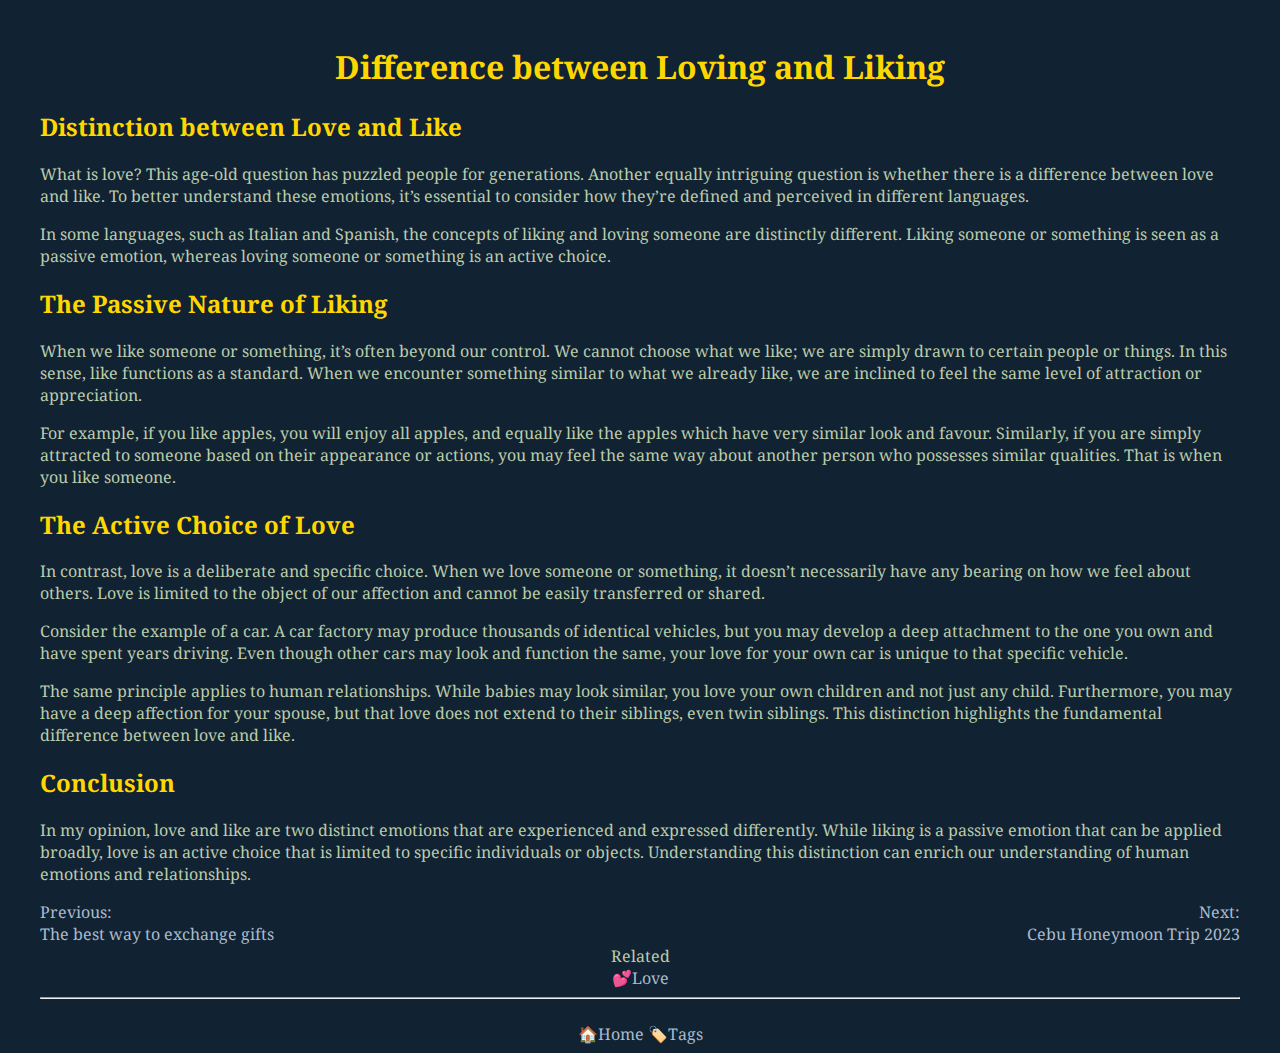
<file: love-and-like/index.html>
<!DOCTYPE html>
<html lang="en">
<head>
	<title>🤙 Difference Between Loving and Liking | TL Yeung</title>
	<link rel="canonical" href="https://tlyeung.com/">
	<link rel='alternate' type='application/rss+xml' title="TL Yeung RSS" href='/index.xml'>
	<link rel='stylesheet' type='text/css' href='/style.css'>
	<link rel="icon" href="/favicon.ico">
	<meta name="description" content="Distinction between Love and Like What is love? This age-old question has puzzled people for generations. Another equally intriguing question is whether there is a difference between love and like. To better understand these emotions, it&rsquo;s essential to consider how they&rsquo;re defined and perceived in different languages.
In some languages, such as Italian and Spanish, the concepts of liking and loving someone are distinctly different. Liking someone or something is seen as a passive emotion, whereas loving someone or something is an active choice.">
	<meta name="keywords" content="💕love">
	<meta name="viewport" content="width=device-width, initial-scale=1">
	<meta name="robots" content="index, follow">
	<meta charset="utf-8">
	<link rel="preconnect" href="https://fonts.googleapis.com">
	<link rel="preconnect" href="https://fonts.gstatic.com" crossorigin>
	<link href="https://fonts.googleapis.com/css2?family=Noto+Color+Emoji&family=Noto+Serif+HK:wght@200..900&family=Noto+Serif:ital,wght@0,100..900;1,100..900&display=swap" rel="stylesheet">
<body>
<main>
<header><h1 id="tag_Difference between Loving and Liking">Difference between Loving and Liking</h1></header>
<article>

<h2 id="distinction-between-love-and-like">Distinction between Love and Like</h2>
<p>What is love? This age-old question has puzzled people for generations. Another equally intriguing question is whether there is a difference between love and like. To better understand these emotions, it&rsquo;s essential to consider how they&rsquo;re defined and perceived in different languages.</p>
<p>In some languages, such as Italian and Spanish, the concepts of liking and loving someone are distinctly different. Liking someone or something is seen as a passive emotion, whereas loving someone or something is an active choice.</p>
<h2 id="the-passive-nature-of-liking">The Passive Nature of Liking</h2>
<p>When we like someone or something, it&rsquo;s often beyond our control. We cannot choose what we like; we are simply drawn to certain people or things. In this sense, like functions as a standard. When we encounter something similar to what we already like, we are inclined to feel the same level of attraction or appreciation.</p>
<p>For example, if you like apples, you will enjoy all apples, and equally like the apples which have very similar look and favour. Similarly, if you are simply attracted to someone based on their appearance or actions, you may feel the same way about another person who possesses similar qualities. That is when you like someone.</p>
<h2 id="the-active-choice-of-love">The Active Choice of Love</h2>
<p>In contrast, love is a deliberate and specific choice. When we love someone or something, it doesn&rsquo;t necessarily have any bearing on how we feel about others. Love is limited to the object of our affection and cannot be easily transferred or shared.</p>
<p>Consider the example of a car. A car factory may produce thousands of identical vehicles, but you may develop a deep attachment to the one you own and have spent years driving. Even though other cars may look and function the same, your love for your own car is unique to that specific vehicle.</p>
<p>The same principle applies to human relationships. While babies may look similar, you love your own children and not just any child. Furthermore, you may have a deep affection for your spouse, but that love does not extend to their siblings, even twin siblings. This distinction highlights the fundamental difference between love and like.</p>
<h2 id="conclusion">Conclusion</h2>
<p>In my opinion, love and like are two distinct emotions that are experienced and expressed differently. While liking is a passive emotion that can be applied broadly, love is an active choice that is limited to specific individuals or objects. Understanding this distinction can enrich our understanding of human emotions and relationships.</p>


<div id="nextprev">
<a href="/gift-exchange/"><div id="prevart">Previous:<br>The best way to exchange gifts</div></a>
<a href="/cebu-2023/"><div id="nextart">Next:<br>Cebu Honeymoon Trip 2023</div></a>
</div>
<div style="clear:both" class=taglist>Related<br><a id="tag_💕love" href="https://tlyeung.com/tags/love">💕Love</a></div>

</article>
<hr>

</main>

<footer>
	<a href="https://tlyeung.com/">🏠Home</a>
	<a href="https://tlyeung.com//tags">🏷️Tags</a>
</footer>

</body>
</html>
</file>
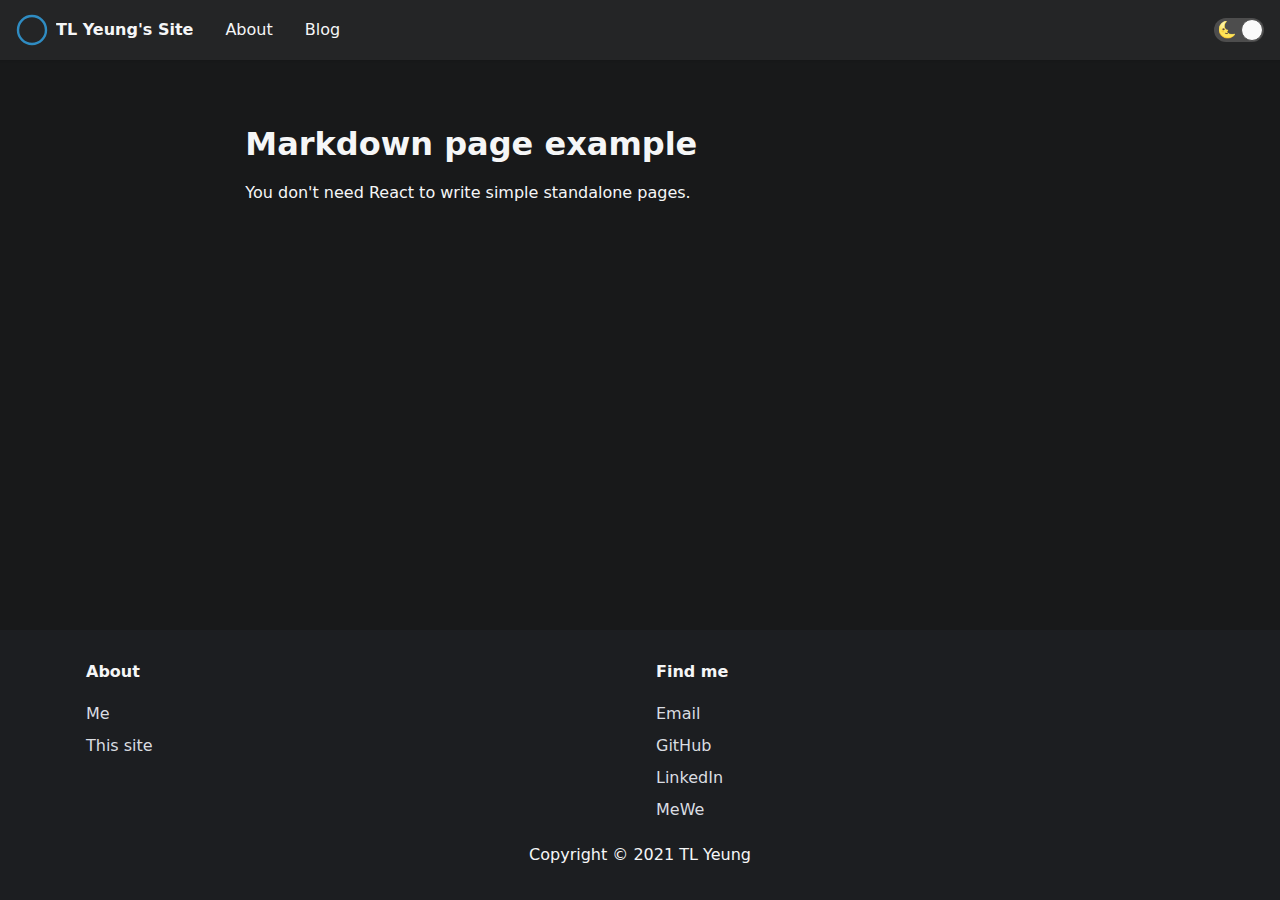
<file: markdown-page/index.html>
<!doctype html>
<html lang="en" dir="ltr">
<head>
<meta charset="UTF-8">
<meta name="viewport" content="width=device-width,initial-scale=1">
<meta name="generator" content="Docusaurus v2.0.0-beta.0">
<link rel="alternate" type="application/rss+xml" href="/blog/rss.xml" title="TL Yeung Blog RSS Feed">
<link rel="alternate" type="application/atom+xml" href="/blog/atom.xml" title="TL Yeung Blog Atom Feed"><title data-react-helmet="true">Markdown page example | TL Yeung</title><meta data-react-helmet="true" property="og:title" content="Markdown page example | TL Yeung"><meta data-react-helmet="true" property="og:url" content="https://tlyeung.github.io/markdown-page"><meta data-react-helmet="true" name="docusaurus_locale" content="en"><meta data-react-helmet="true" name="docusaurus_tag" content="default"><link data-react-helmet="true" rel="shortcut icon" href="/img/logo.svg"><link data-react-helmet="true" rel="canonical" href="https://tlyeung.github.io/markdown-page"><link data-react-helmet="true" rel="alternate" href="https://tlyeung.github.io/markdown-page" hreflang="en"><link data-react-helmet="true" rel="alternate" href="https://tlyeung.github.io/markdown-page" hreflang="x-default"><link rel="stylesheet" href="/assets/css/styles.a53a352f.css">
<link rel="preload" href="/assets/js/runtime~main.0872950e.js" as="script">
<link rel="preload" href="/assets/js/main.45951ead.js" as="script">
</head>
<body>
<script>!function(){function t(t){document.documentElement.setAttribute("data-theme",t)}var e=function(){var t=null;try{t=localStorage.getItem("theme")}catch(t){}return t}();t(null!==e?e:"dark")}()</script><div id="__docusaurus">
<div><a href="#main" class="skipToContent_1oUP">Skip to main content</a></div><nav class="navbar navbar--fixed-top"><div class="navbar__inner"><div class="navbar__items"><button aria-label="Navigation bar toggle" class="navbar__toggle" type="button" tabindex="0"><svg aria-label="Menu" width="30" height="30" viewBox="0 0 30 30" role="img" focusable="false"><title>Menu</title><path stroke="currentColor" stroke-linecap="round" stroke-miterlimit="10" stroke-width="2" d="M4 7h22M4 15h22M4 23h22"></path></svg></button><a class="navbar__brand" href="/"><img src="/img/logo.svg" alt="My Site Logo" class="themedImage_1VuW themedImage--light_3UqQ navbar__logo"><img src="/img/logo.svg" alt="My Site Logo" class="themedImage_1VuW themedImage--dark_hz6m navbar__logo"><strong class="navbar__title">TL Yeung&#x27;s Site</strong></a><a class="navbar__item navbar__link" href="/docs/about-me">About</a><a class="navbar__item navbar__link" href="/blog">Blog</a></div><div class="navbar__items navbar__items--right"><div class="react-toggle displayOnlyInLargeViewport_GrZ2 react-toggle--checked react-toggle--disabled" role="button" tabindex="-1"><div class="react-toggle-track"><div class="react-toggle-track-check"><span class="toggle_71bT">🌜</span></div><div class="react-toggle-track-x"><span class="toggle_71bT">🌞</span></div></div><div class="react-toggle-thumb"></div><input type="checkbox" checked="" class="react-toggle-screenreader-only" aria-label="Switch between dark and light mode"></div></div></div><div role="presentation" class="navbar-sidebar__backdrop"></div><div class="navbar-sidebar"><div class="navbar-sidebar__brand"><a class="navbar__brand" href="/"><img src="/img/logo.svg" alt="My Site Logo" class="themedImage_1VuW themedImage--light_3UqQ navbar__logo"><img src="/img/logo.svg" alt="My Site Logo" class="themedImage_1VuW themedImage--dark_hz6m navbar__logo"><strong class="navbar__title">TL Yeung&#x27;s Site</strong></a></div><div class="navbar-sidebar__items"><div class="menu"><ul class="menu__list"><li class="menu__list-item"><a class="menu__link" href="/docs/about-me">About</a></li><li class="menu__list-item"><a class="menu__link" href="/blog">Blog</a></li></ul></div></div></div></nav><div class="main-wrapper mdx-wrapper mdx-page"><main><div class="container container--fluid"><div class="margin-vert--lg padding-vert--lg"><div class="row"><div class="col col--8 col--offset-2"><div class="container"><h1><a aria-hidden="true" tabindex="-1" class="anchor enhancedAnchor_2LWZ" id="markdown-page-example"></a>Markdown page example<a class="hash-link" href="#markdown-page-example" title="Direct link to heading">#</a></h1><p>You don&#x27;t need React to write simple standalone pages.</p></div></div><div class="col col--2"><div class="tableOfContents_35-E thin-scrollbar"></div></div></div></div></div></main></div><footer class="footer"><div class="container"><div class="row footer__links"><div class="col footer__col"><h4 class="footer__title">About</h4><ul class="footer__items"><li class="footer__item"><a class="footer__link-item" href="/docs/about-me">Me</a></li><li class="footer__item"><a class="footer__link-item" href="/docs/about-this-site">This site</a></li></ul></div><div class="col footer__col"><h4 class="footer__title">Find me</h4><ul class="footer__items"><li class="footer__item"><a href="mailto:contact@tlyeung.com" target="_blank" rel="noopener noreferrer" class="footer__link-item">Email</a></li><li class="footer__item"><a href="https://github.com/tlyeung" target="_blank" rel="noopener noreferrer" class="footer__link-item">GitHub</a></li><li class="footer__item"><a href="https://linkedin.com/in/tlyeung" target="_blank" rel="noopener noreferrer" class="footer__link-item">LinkedIn</a></li><li class="footer__item"><a href="https://mewe.com/i/tlyeung" target="_blank" rel="noopener noreferrer" class="footer__link-item">MeWe</a></li></ul></div></div><div class="footer__bottom text--center"><div class="footer__copyright">Copyright © 2021 TL Yeung</div></div></div></footer></div>
<script src="/assets/js/runtime~main.0872950e.js"></script>
<script src="/assets/js/main.45951ead.js"></script>
</body>
</html>
</file>
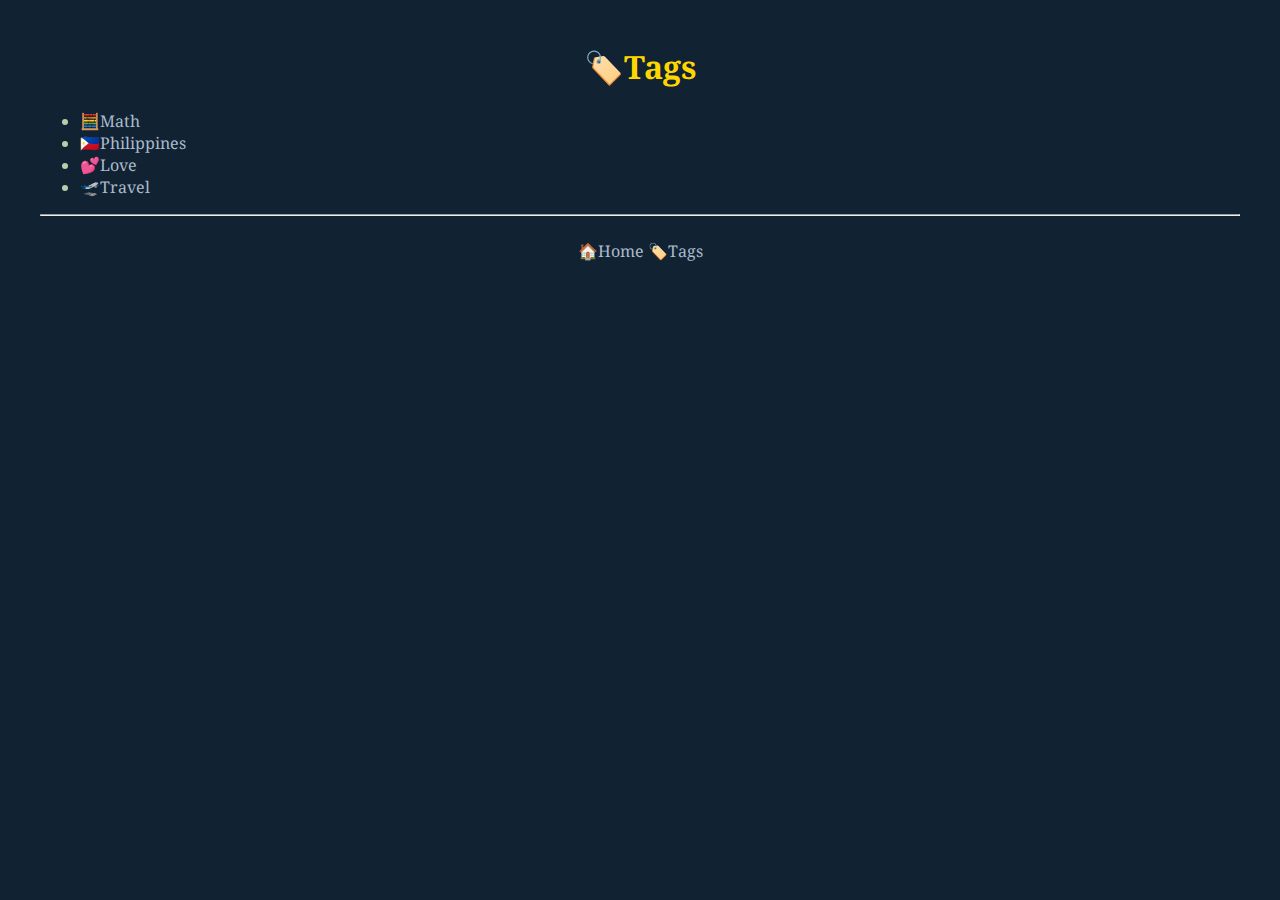
<file: tags/index.html>
<!DOCTYPE html>
<html lang="en">
<head>
	<title>🤙 Tags | TL Yeung</title>
	<link rel="canonical" href="https://tlyeung.com/">
	<link rel='alternate' type='application/rss+xml' title="TL Yeung RSS" href='/index.xml'>
	<link rel='stylesheet' type='text/css' href='/style.css'>
	<link rel="icon" href="/favicon.ico">
	<meta name="description" content="">
	<meta name="viewport" content="width=device-width, initial-scale=1">
	<meta name="robots" content="index, follow">
	<meta charset="utf-8">
	<link rel="preconnect" href="https://fonts.googleapis.com">
	<link rel="preconnect" href="https://fonts.gstatic.com" crossorigin>
	<link href="https://fonts.googleapis.com/css2?family=Noto+Color+Emoji&family=Noto+Serif+HK:wght@200..900&family=Noto+Serif:ital,wght@0,100..900;1,100..900&display=swap" rel="stylesheet">
<body>
<main>
<header><h1 id="tag_Tags">🏷️Tags</h1></header>
<article>

<ul>
<li><a href="/tags/math/">🧮Math</a></li>
<li><a href="/tags/philippines/">🇵🇭Philippines</a></li>
<li><a href="/tags/love/">💕Love</a></li>
<li><a href="/tags/travel/">🛫Travel</a></li>
</ul>


</article>
<hr>

</main>

<footer>
	<a href="https://tlyeung.com/">🏠Home</a>
	<a href="https://tlyeung.com//tags">🏷️Tags</a>
</footer>

</body>
</html>
</file>
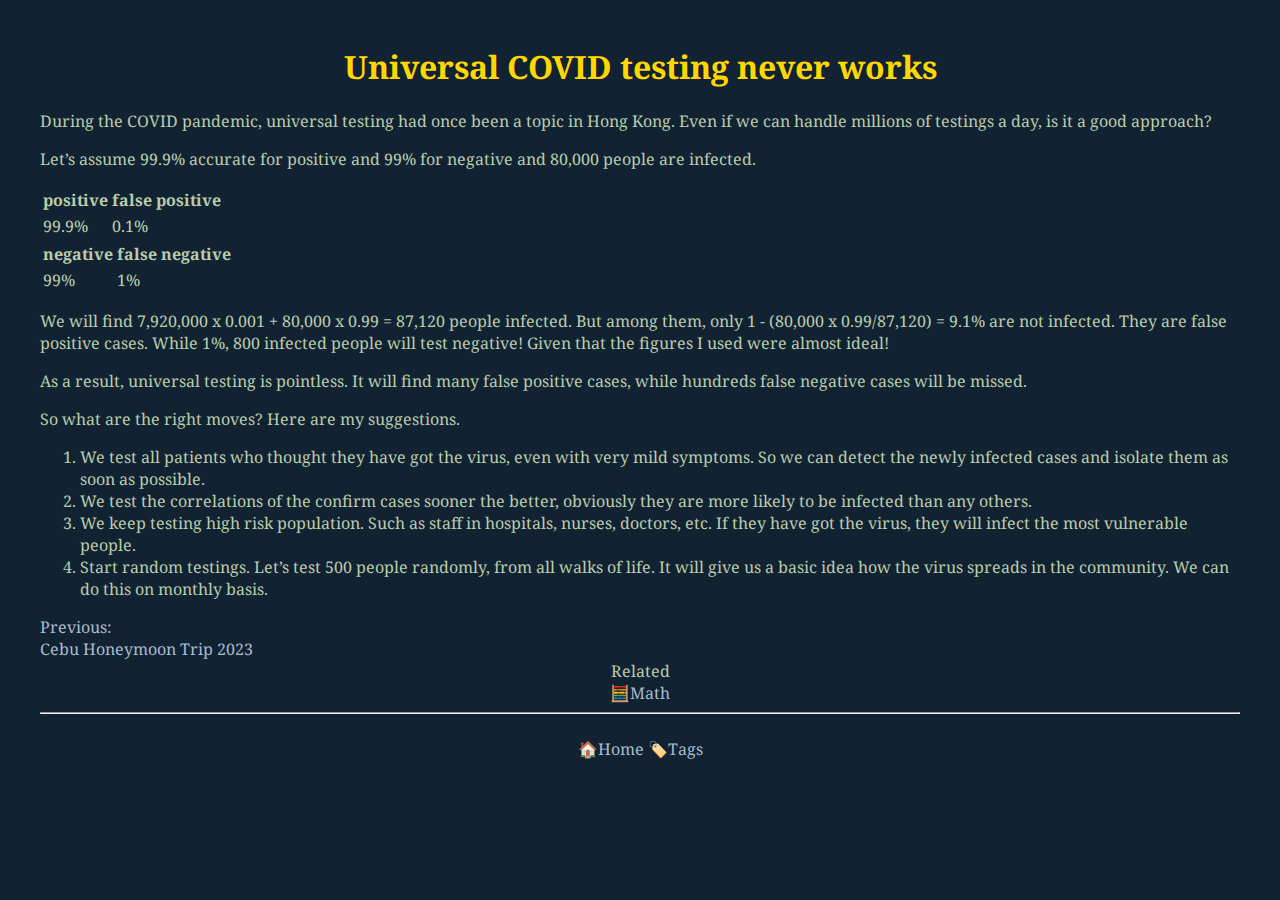
<file: universal-testing/index.html>
<!DOCTYPE html>
<html lang="en">
<head>
	<title>🤙 Universal COVID Testing Never Works | TL Yeung</title>
	<link rel="canonical" href="https://tlyeung.com/">
	<link rel='alternate' type='application/rss+xml' title="TL Yeung RSS" href='/index.xml'>
	<link rel='stylesheet' type='text/css' href='/style.css'>
	<link rel="icon" href="/favicon.ico">
	<meta name="description" content="During the COVID pandemic, universal testing had once been a topic in Hong Kong. Even if we can handle millions of testings a day, is it a good approach?
Let&rsquo;s assume 99.9% accurate for positive and 99% for negative and 80,000 people are infected.
positive false positive 99.9% 0.1% negative false negative 99% 1% We will find 7,920,000 x 0.001 &#43; 80,000 x 0.99 = 87,120 people infected. But among them, only 1 - (80,000 x 0.">
	<meta name="keywords" content="🧮Math">
	<meta name="viewport" content="width=device-width, initial-scale=1">
	<meta name="robots" content="index, follow">
	<meta charset="utf-8">
	<link rel="preconnect" href="https://fonts.googleapis.com">
	<link rel="preconnect" href="https://fonts.gstatic.com" crossorigin>
	<link href="https://fonts.googleapis.com/css2?family=Noto+Color+Emoji&family=Noto+Serif+HK:wght@200..900&family=Noto+Serif:ital,wght@0,100..900;1,100..900&display=swap" rel="stylesheet">
<body>
<main>
<header><h1 id="tag_Universal COVID testing never works">Universal COVID testing never works</h1></header>
<article>

<p>During the COVID pandemic, universal testing had once been a topic in Hong Kong. Even if we can handle millions of testings a day, is it a good approach?</p>
<p>Let&rsquo;s assume 99.9% accurate for positive and 99% for negative and 80,000 people are infected.</p>
<table>
<thead>
<tr>
<th>positive</th>
<th>false positive</th>
</tr>
</thead>
<tbody>
<tr>
<td>99.9%</td>
<td>0.1%</td>
</tr>
</tbody>
</table>
<table>
<thead>
<tr>
<th>negative</th>
<th>false negative</th>
</tr>
</thead>
<tbody>
<tr>
<td>99%</td>
<td>1%</td>
</tr>
</tbody>
</table>
<p>We will find 7,920,000 x 0.001 + 80,000 x 0.99 = 87,120 people infected. But among them, only 1 - (80,000 x 0.99/87,120) = 9.1% are not infected. They are false positive cases. While 1%, 800 infected people will test negative! Given that the figures I used were almost ideal!</p>
<p>As a result, universal testing is pointless. It will find many false positive cases, while hundreds false negative cases will be missed.</p>
<p>So what are the right moves? Here are my suggestions.</p>
<ol>
<li>We test all patients who thought they have got the virus, even with very mild symptoms. So we can detect the newly infected cases and isolate them as soon as possible.</li>
<li>We test the correlations of the confirm cases sooner the better, obviously they are more likely to be infected than any others.</li>
<li>We keep testing high risk population. Such as staff in hospitals, nurses, doctors, etc. If they have got the virus, they will infect the most vulnerable people.</li>
<li>Start random testings. Let&rsquo;s test 500 people randomly, from all walks of life. It will give us a basic idea how the virus spreads in the community. We can do this on monthly basis.</li>
</ol>


<div id="nextprev">
<a href="/cebu-2023/"><div id="prevart">Previous:<br>Cebu Honeymoon Trip 2023</div></a>
</div>
<div style="clear:both" class=taglist>Related<br><a id="tag_🧮math" href="https://tlyeung.com/tags/math">🧮Math</a></div>

</article>
<hr>

</main>

<footer>
	<a href="https://tlyeung.com/">🏠Home</a>
	<a href="https://tlyeung.com//tags">🏷️Tags</a>
</footer>

</body>
</html>
</file>
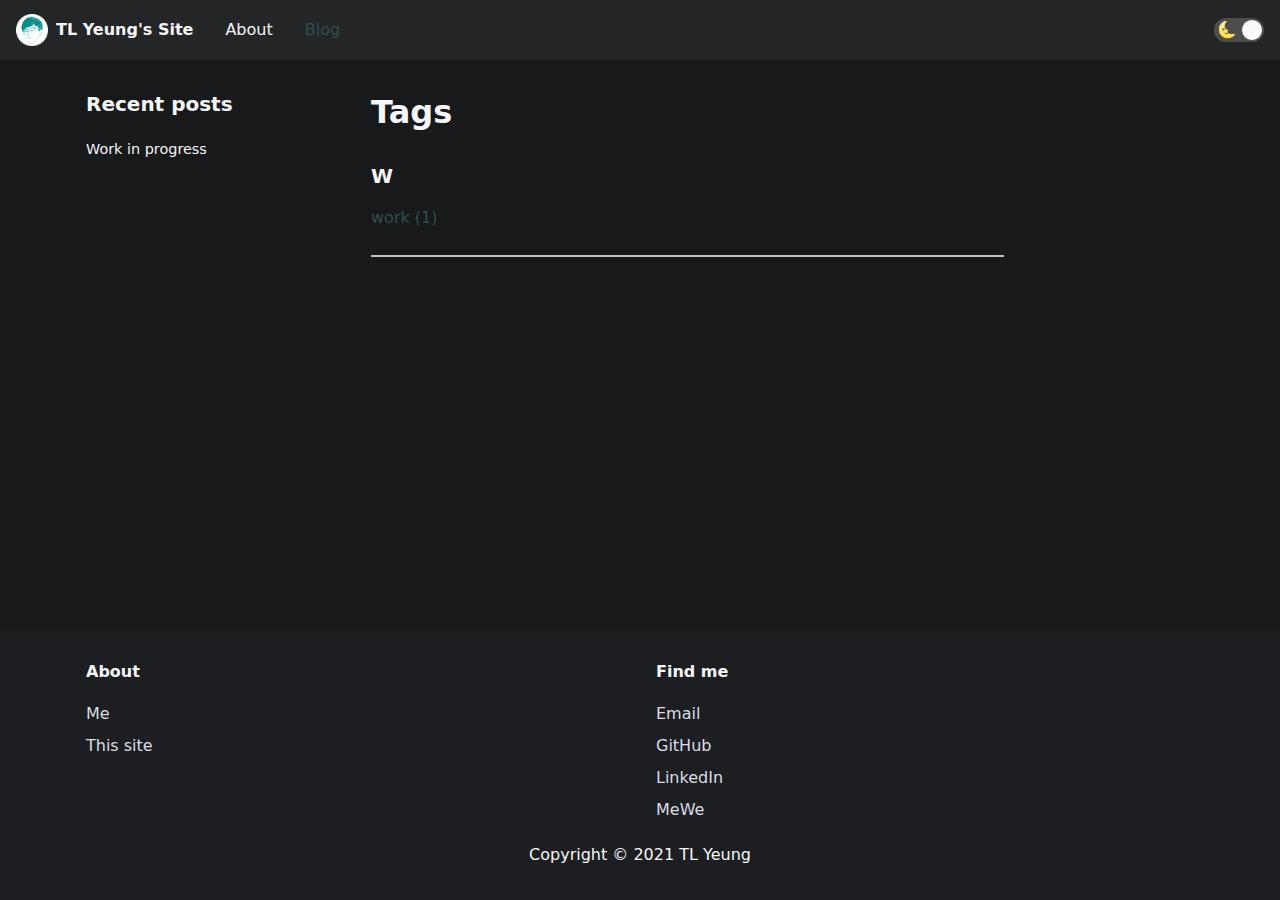
<file: blog/tags/index.html>
<!doctype html>
<html lang="en" dir="ltr">
<head>
<meta charset="UTF-8">
<meta name="viewport" content="width=device-width,initial-scale=1">
<meta name="generator" content="Docusaurus v2.0.0-beta.0">
<link rel="alternate" type="application/rss+xml" href="/blog/rss.xml" title="TL Yeung Blog RSS Feed">
<link rel="alternate" type="application/atom+xml" href="/blog/atom.xml" title="TL Yeung Blog Atom Feed"><title data-react-helmet="true">Tags | TL Yeung</title><meta data-react-helmet="true" property="og:title" content="Tags | TL Yeung"><meta data-react-helmet="true" name="description" content="Blog Tags"><meta data-react-helmet="true" property="og:description" content="Blog Tags"><meta data-react-helmet="true" property="og:url" content="https://tlyeung.github.io/blog/tags"><meta data-react-helmet="true" name="docusaurus_locale" content="en"><meta data-react-helmet="true" name="docusaurus_tag" content="blog_tags_list"><link data-react-helmet="true" rel="shortcut icon" href="/img/tlyeung.png"><link data-react-helmet="true" rel="canonical" href="https://tlyeung.github.io/blog/tags"><link data-react-helmet="true" rel="alternate" href="https://tlyeung.github.io/blog/tags" hreflang="en"><link data-react-helmet="true" rel="alternate" href="https://tlyeung.github.io/blog/tags" hreflang="x-default"><link rel="stylesheet" href="/assets/css/styles.7bc6b4d8.css">
<link rel="preload" href="/assets/js/runtime~main.7d4331d3.js" as="script">
<link rel="preload" href="/assets/js/main.4bccf0ba.js" as="script">
</head>
<body>
<script>!function(){function t(t){document.documentElement.setAttribute("data-theme",t)}var e=function(){var t=null;try{t=localStorage.getItem("theme")}catch(t){}return t}();t(null!==e?e:"dark")}()</script><div id="__docusaurus">
<div><a href="#main" class="skipToContent_1oUP">Skip to main content</a></div><nav class="navbar navbar--fixed-top"><div class="navbar__inner"><div class="navbar__items"><button aria-label="Navigation bar toggle" class="navbar__toggle" type="button" tabindex="0"><svg aria-label="Menu" width="30" height="30" viewBox="0 0 30 30" role="img" focusable="false"><title>Menu</title><path stroke="currentColor" stroke-linecap="round" stroke-miterlimit="10" stroke-width="2" d="M4 7h22M4 15h22M4 23h22"></path></svg></button><a class="navbar__brand" href="/"><img src="/img/tlyeung.png" alt="My Site Logo" class="themedImage_1VuW themedImage--light_3UqQ navbar__logo"><img src="/img/tlyeung.png" alt="My Site Logo" class="themedImage_1VuW themedImage--dark_hz6m navbar__logo"><strong class="navbar__title">TL Yeung&#x27;s Site</strong></a><a class="navbar__item navbar__link" href="/docs/about-me">About</a><a aria-current="page" class="navbar__item navbar__link navbar__link--active" href="/blog">Blog</a></div><div class="navbar__items navbar__items--right"><div class="react-toggle displayOnlyInLargeViewport_GrZ2 react-toggle--checked react-toggle--disabled" role="button" tabindex="-1"><div class="react-toggle-track"><div class="react-toggle-track-check"><span class="toggle_71bT">🌜</span></div><div class="react-toggle-track-x"><span class="toggle_71bT">🌞</span></div></div><div class="react-toggle-thumb"></div><input type="checkbox" checked="" class="react-toggle-screenreader-only" aria-label="Switch between dark and light mode"></div></div></div><div role="presentation" class="navbar-sidebar__backdrop"></div><div class="navbar-sidebar"><div class="navbar-sidebar__brand"><a class="navbar__brand" href="/"><img src="/img/tlyeung.png" alt="My Site Logo" class="themedImage_1VuW themedImage--light_3UqQ navbar__logo"><img src="/img/tlyeung.png" alt="My Site Logo" class="themedImage_1VuW themedImage--dark_hz6m navbar__logo"><strong class="navbar__title">TL Yeung&#x27;s Site</strong></a></div><div class="navbar-sidebar__items"><div class="menu"><ul class="menu__list"><li class="menu__list-item"><a class="menu__link" href="/docs/about-me">About</a></li><li class="menu__list-item"><a aria-current="page" class="menu__link navbar__link--active" href="/blog">Blog</a></li></ul></div></div></div></nav><div class="main-wrapper blog-wrapper blog-tags-list-page"><div class="container margin-vert--lg"><div class="row"><div class="col col--3"><div class="sidebar_2ahu thin-scrollbar"><h3 class="sidebarItemTitle_2hhb">Recent posts</h3><ul class="sidebarItemList_2xAf"><li class="sidebarItem_2UVv"><a class="sidebarItemLink_1RT6" href="/blog/2021/05/09/work">Work in progress</a></li></ul></div></div><main class="col col--7"><h1>Tags</h1><div class="margin-vert--lg"><div><h3>W</h3><a class="padding-right--md" href="/blog/tags/work">work (1)</a><hr></div></div></main></div></div></div><footer class="footer"><div class="container"><div class="row footer__links"><div class="col footer__col"><h4 class="footer__title">About</h4><ul class="footer__items"><li class="footer__item"><a class="footer__link-item" href="/docs/about-me">Me</a></li><li class="footer__item"><a class="footer__link-item" href="/docs/about-this-site">This site</a></li></ul></div><div class="col footer__col"><h4 class="footer__title">Find me</h4><ul class="footer__items"><li class="footer__item"><a href="mailto:contact@tlyeung.com" target="_blank" rel="noopener noreferrer" class="footer__link-item">Email</a></li><li class="footer__item"><a href="https://github.com/tlyeung" target="_blank" rel="noopener noreferrer" class="footer__link-item">GitHub</a></li><li class="footer__item"><a href="https://linkedin.com/in/tlyeung" target="_blank" rel="noopener noreferrer" class="footer__link-item">LinkedIn</a></li><li class="footer__item"><a href="https://mewe.com/i/tlyeung" target="_blank" rel="noopener noreferrer" class="footer__link-item">MeWe</a></li></ul></div></div><div class="footer__bottom text--center"><div class="footer__copyright">Copyright © 2021 TL Yeung</div></div></div></footer></div>
<script src="/assets/js/runtime~main.7d4331d3.js"></script>
<script src="/assets/js/main.4bccf0ba.js"></script>
</body>
</html>
</file>
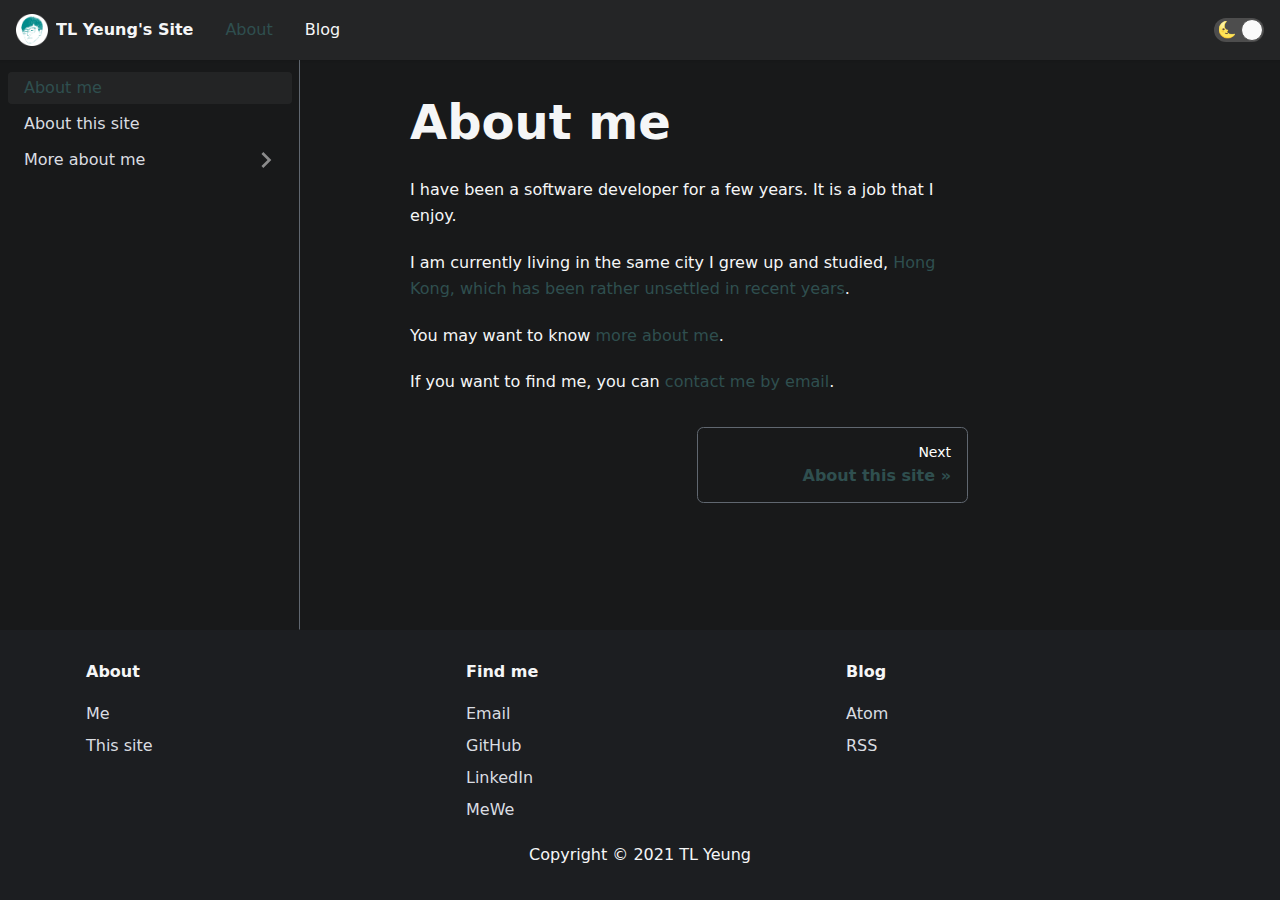
<file: docs/about-me/index.html>
<!doctype html>
<html lang="en" dir="ltr">
<head>
<meta charset="UTF-8">
<meta name="viewport" content="width=device-width,initial-scale=1">
<meta name="generator" content="Docusaurus v2.0.0-beta.0">
<link rel="alternate" type="application/rss+xml" href="/blog/rss.xml" title="TL Yeung Blog RSS Feed">
<link rel="alternate" type="application/atom+xml" href="/blog/atom.xml" title="TL Yeung Blog Atom Feed"><title data-react-helmet="true">About me | TL Yeung</title><meta data-react-helmet="true" property="og:url" content="https://tlyeung.github.io/docs/about-me"><meta data-react-helmet="true" name="docusaurus_locale" content="en"><meta data-react-helmet="true" name="docusaurus_version" content="current"><meta data-react-helmet="true" name="docusaurus_tag" content="docs-default-current"><meta data-react-helmet="true" property="og:title" content="About me | TL Yeung"><meta data-react-helmet="true" name="description" content="I have been a software developer for a few years. It is a job that I enjoy."><meta data-react-helmet="true" property="og:description" content="I have been a software developer for a few years. It is a job that I enjoy."><link data-react-helmet="true" rel="shortcut icon" href="/img/tlyeung.png"><link data-react-helmet="true" rel="canonical" href="https://tlyeung.github.io/docs/about-me"><link data-react-helmet="true" rel="alternate" href="https://tlyeung.github.io/docs/about-me" hreflang="en"><link data-react-helmet="true" rel="alternate" href="https://tlyeung.github.io/docs/about-me" hreflang="x-default"><link rel="stylesheet" href="/assets/css/styles.7bc6b4d8.css">
<link rel="preload" href="/assets/js/runtime~main.3739610c.js" as="script">
<link rel="preload" href="/assets/js/main.63ae07d2.js" as="script">
</head>
<body>
<script>!function(){function t(t){document.documentElement.setAttribute("data-theme",t)}var e=function(){var t=null;try{t=localStorage.getItem("theme")}catch(t){}return t}();t(null!==e?e:"dark")}()</script><div id="__docusaurus">
<div><a href="#main" class="skipToContent_1oUP">Skip to main content</a></div><nav class="navbar navbar--fixed-top"><div class="navbar__inner"><div class="navbar__items"><button aria-label="Navigation bar toggle" class="navbar__toggle" type="button" tabindex="0"><svg aria-label="Menu" width="30" height="30" viewBox="0 0 30 30" role="img" focusable="false"><title>Menu</title><path stroke="currentColor" stroke-linecap="round" stroke-miterlimit="10" stroke-width="2" d="M4 7h22M4 15h22M4 23h22"></path></svg></button><a class="navbar__brand" href="/"><img src="/img/tlyeung.png" alt="My Site Logo" class="themedImage_1VuW themedImage--light_3UqQ navbar__logo"><img src="/img/tlyeung.png" alt="My Site Logo" class="themedImage_1VuW themedImage--dark_hz6m navbar__logo"><strong class="navbar__title">TL Yeung&#x27;s Site</strong></a><a aria-current="page" class="navbar__item navbar__link navbar__link--active navbar__link--active" href="/docs/about-me">About</a><a class="navbar__item navbar__link" href="/blog">Blog</a></div><div class="navbar__items navbar__items--right"><div class="react-toggle displayOnlyInLargeViewport_GrZ2 react-toggle--checked react-toggle--disabled" role="button" tabindex="-1"><div class="react-toggle-track"><div class="react-toggle-track-check"><span class="toggle_71bT">🌜</span></div><div class="react-toggle-track-x"><span class="toggle_71bT">🌞</span></div></div><div class="react-toggle-thumb"></div><input type="checkbox" checked="" class="react-toggle-screenreader-only" aria-label="Switch between dark and light mode"></div></div></div><div role="presentation" class="navbar-sidebar__backdrop"></div><div class="navbar-sidebar"><div class="navbar-sidebar__brand"><a class="navbar__brand" href="/"><img src="/img/tlyeung.png" alt="My Site Logo" class="themedImage_1VuW themedImage--light_3UqQ navbar__logo"><img src="/img/tlyeung.png" alt="My Site Logo" class="themedImage_1VuW themedImage--dark_hz6m navbar__logo"><strong class="navbar__title">TL Yeung&#x27;s Site</strong></a></div><div class="navbar-sidebar__items"><div class="menu"><ul class="menu__list"><li class="menu__list-item"><a aria-current="page" class="menu__link navbar__link--active navbar__link--active" href="/docs/about-me">About</a></li><li class="menu__list-item"><a class="menu__link" href="/blog">Blog</a></li></ul></div></div></div></nav><div class="main-wrapper docs-wrapper doc-page"><div class="docPage_31aa"><div class="docSidebarContainer_3Kbt" role="complementary"><div class="sidebar_15mo"><div class="menu menu--responsive thin-scrollbar menu_Bmed"><button aria-label="Open menu" aria-haspopup="true" class="button button--secondary button--sm menu__button" type="button"><svg aria-label="Menu" class="sidebarMenuIcon_fgN0" width="24" height="24" viewBox="0 0 30 30" role="img" focusable="false"><title>Menu</title><path stroke="currentColor" stroke-linecap="round" stroke-miterlimit="10" stroke-width="2" d="M4 7h22M4 15h22M4 23h22"></path></svg></button><ul class="menu__list"><li class="menu__list-item"><a aria-current="page" class="menu__link menu__link--active active" href="/docs/about-me">About me</a></li><li class="menu__list-item"><a class="menu__link" href="/docs/about-this-site">About this site</a></li><li class="menu__list-item menu__list-item--collapsed"><a class="menu__link menu__link--sublist" href="#!">More about me</a><ul class="menu__list"><li class="menu__list-item"><a class="menu__link" tabindex="-1" href="/docs/more-about-me/more-about-me">More about me</a></li><li class="menu__list-item"><a class="menu__link" tabindex="-1" href="/docs/more-about-me/films-tv-videos">Films, TV and videos I watch</a></li></ul></li></ul></div></div></div><main class="docMainContainer_3ufF"><div class="container padding-vert--lg docItemWrapper_3FMP"><div class="row"><div class="col docItemCol_3FnS"><div class="docItemContainer_33ec"><article><header><h1 class="docTitle_3a4h">About me</h1></header><div class="markdown"><p>I have been a software developer for a few years. It is a job that I enjoy.</p><p>I am currently living in the same city I grew up and studied, <a href="https://en.wikipedia.org/wiki/Hong_Kong%E2%80%93Mainland_China_conflict" target="_blank" rel="noopener noreferrer">Hong Kong, which has been rather unsettled in recent years</a>. </p><p>You may want to know <a href="/docs/more-about-me/more-about-me">more about me</a>.</p><p>If you want to find me, you can <a href="mailto:contact@tlyeung.com" target="_blank" rel="noopener noreferrer">contact me by email</a>.</p></div></article><div class="margin-vert--lg"><nav class="pagination-nav" aria-label="Docs pages navigation"><div class="pagination-nav__item"></div><div class="pagination-nav__item pagination-nav__item--next"><a class="pagination-nav__link" href="/docs/about-this-site"><div class="pagination-nav__sublabel">Next</div><div class="pagination-nav__label">About this site »</div></a></div></nav></div></div></div><div class="col col--3"><div class="tableOfContents_35-E thin-scrollbar"></div></div></div></div></main></div></div><footer class="footer"><div class="container"><div class="row footer__links"><div class="col footer__col"><h4 class="footer__title">About</h4><ul class="footer__items"><li class="footer__item"><a class="footer__link-item" href="/docs/about-me">Me</a></li><li class="footer__item"><a class="footer__link-item" href="/docs/about-this-site">This site</a></li></ul></div><div class="col footer__col"><h4 class="footer__title">Find me</h4><ul class="footer__items"><li class="footer__item"><a href="mailto:contact@tlyeung.com" target="_blank" rel="noopener noreferrer" class="footer__link-item">Email</a></li><li class="footer__item"><a href="https://github.com/tlyeung" target="_blank" rel="noopener noreferrer" class="footer__link-item">GitHub</a></li><li class="footer__item"><a href="https://linkedin.com/in/tlyeung" target="_blank" rel="noopener noreferrer" class="footer__link-item">LinkedIn</a></li><li class="footer__item"><a href="https://mewe.com/i/tlyeung" target="_blank" rel="noopener noreferrer" class="footer__link-item">MeWe</a></li></ul></div><div class="col footer__col"><h4 class="footer__title">Blog</h4><ul class="footer__items"><li class="footer__item"><a href="https://tlyeung.com/blog/atom.xml" target="_blank" rel="noopener noreferrer" class="footer__link-item">Atom</a></li><li class="footer__item"><a href="https://tlyeung.com/blog/rss.xml" target="_blank" rel="noopener noreferrer" class="footer__link-item">RSS</a></li></ul></div></div><div class="footer__bottom text--center"><div class="footer__copyright">Copyright © 2021 TL Yeung</div></div></div></footer></div>
<script src="/assets/js/runtime~main.3739610c.js"></script>
<script src="/assets/js/main.63ae07d2.js"></script>
</body>
</html>
</file>
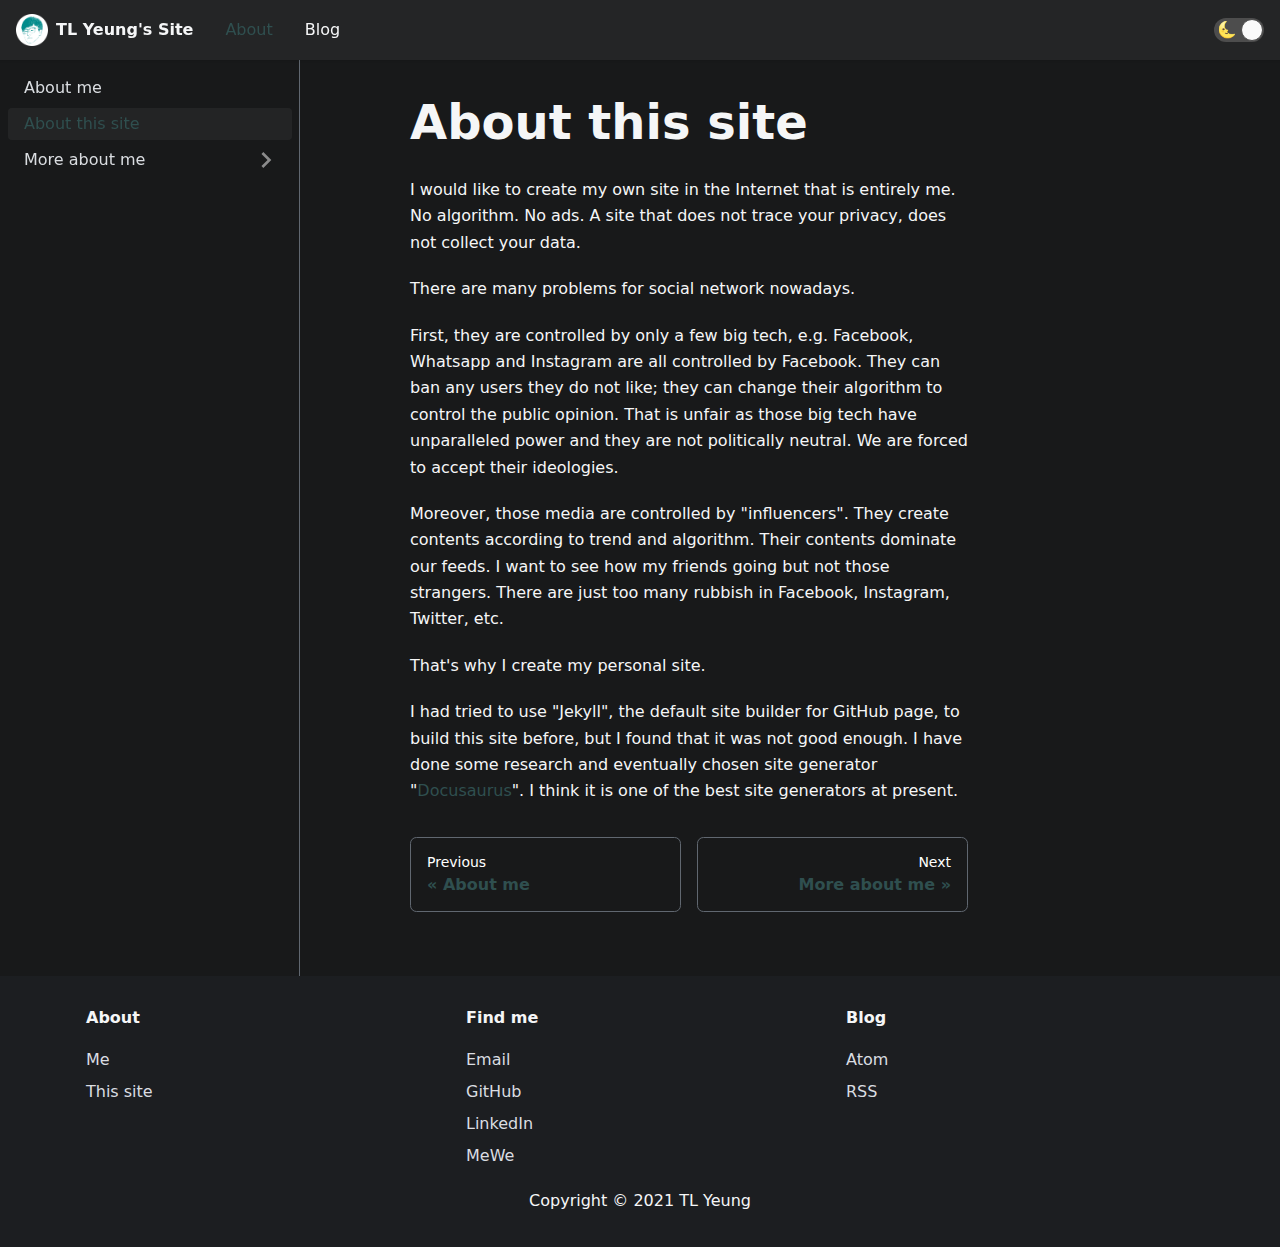
<file: docs/about-this-site/index.html>
<!doctype html>
<html lang="en" dir="ltr">
<head>
<meta charset="UTF-8">
<meta name="viewport" content="width=device-width,initial-scale=1">
<meta name="generator" content="Docusaurus v2.0.0-beta.0">
<link rel="alternate" type="application/rss+xml" href="/blog/rss.xml" title="TL Yeung Blog RSS Feed">
<link rel="alternate" type="application/atom+xml" href="/blog/atom.xml" title="TL Yeung Blog Atom Feed"><title data-react-helmet="true">About this site | TL Yeung</title><meta data-react-helmet="true" property="og:url" content="https://tlyeung.github.io/docs/about-this-site"><meta data-react-helmet="true" name="docusaurus_locale" content="en"><meta data-react-helmet="true" name="docusaurus_version" content="current"><meta data-react-helmet="true" name="docusaurus_tag" content="docs-default-current"><meta data-react-helmet="true" property="og:title" content="About this site | TL Yeung"><meta data-react-helmet="true" name="description" content="I would like to create my own site in the Internet that is entirely me. No algorithm. No ads. A site that does not trace your privacy, does not collect your data."><meta data-react-helmet="true" property="og:description" content="I would like to create my own site in the Internet that is entirely me. No algorithm. No ads. A site that does not trace your privacy, does not collect your data."><link data-react-helmet="true" rel="shortcut icon" href="/img/tlyeung.png"><link data-react-helmet="true" rel="canonical" href="https://tlyeung.github.io/docs/about-this-site"><link data-react-helmet="true" rel="alternate" href="https://tlyeung.github.io/docs/about-this-site" hreflang="en"><link data-react-helmet="true" rel="alternate" href="https://tlyeung.github.io/docs/about-this-site" hreflang="x-default"><link rel="stylesheet" href="/assets/css/styles.7bc6b4d8.css">
<link rel="preload" href="/assets/js/runtime~main.52acfd36.js" as="script">
<link rel="preload" href="/assets/js/main.963d728b.js" as="script">
</head>
<body>
<script>!function(){function t(t){document.documentElement.setAttribute("data-theme",t)}var e=function(){var t=null;try{t=localStorage.getItem("theme")}catch(t){}return t}();t(null!==e?e:"dark")}()</script><div id="__docusaurus">
<div><a href="#main" class="skipToContent_1oUP">Skip to main content</a></div><nav class="navbar navbar--fixed-top"><div class="navbar__inner"><div class="navbar__items"><button aria-label="Navigation bar toggle" class="navbar__toggle" type="button" tabindex="0"><svg aria-label="Menu" width="30" height="30" viewBox="0 0 30 30" role="img" focusable="false"><title>Menu</title><path stroke="currentColor" stroke-linecap="round" stroke-miterlimit="10" stroke-width="2" d="M4 7h22M4 15h22M4 23h22"></path></svg></button><a class="navbar__brand" href="/"><img src="/img/tlyeung.png" alt="My Site Logo" class="themedImage_1VuW themedImage--light_3UqQ navbar__logo"><img src="/img/tlyeung.png" alt="My Site Logo" class="themedImage_1VuW themedImage--dark_hz6m navbar__logo"><strong class="navbar__title">TL Yeung&#x27;s Site</strong></a><a class="navbar__item navbar__link navbar__link--active" href="/docs/about-me">About</a><a class="navbar__item navbar__link" href="/blog">Blog</a></div><div class="navbar__items navbar__items--right"><div class="react-toggle displayOnlyInLargeViewport_GrZ2 react-toggle--checked react-toggle--disabled" role="button" tabindex="-1"><div class="react-toggle-track"><div class="react-toggle-track-check"><span class="toggle_71bT">🌜</span></div><div class="react-toggle-track-x"><span class="toggle_71bT">🌞</span></div></div><div class="react-toggle-thumb"></div><input type="checkbox" checked="" class="react-toggle-screenreader-only" aria-label="Switch between dark and light mode"></div></div></div><div role="presentation" class="navbar-sidebar__backdrop"></div><div class="navbar-sidebar"><div class="navbar-sidebar__brand"><a class="navbar__brand" href="/"><img src="/img/tlyeung.png" alt="My Site Logo" class="themedImage_1VuW themedImage--light_3UqQ navbar__logo"><img src="/img/tlyeung.png" alt="My Site Logo" class="themedImage_1VuW themedImage--dark_hz6m navbar__logo"><strong class="navbar__title">TL Yeung&#x27;s Site</strong></a></div><div class="navbar-sidebar__items"><div class="menu"><ul class="menu__list"><li class="menu__list-item"><a class="menu__link navbar__link--active" href="/docs/about-me">About</a></li><li class="menu__list-item"><a class="menu__link" href="/blog">Blog</a></li></ul></div></div></div></nav><div class="main-wrapper docs-wrapper doc-page"><div class="docPage_31aa"><div class="docSidebarContainer_3Kbt" role="complementary"><div class="sidebar_15mo"><div class="menu menu--responsive thin-scrollbar menu_Bmed"><button aria-label="Open menu" aria-haspopup="true" class="button button--secondary button--sm menu__button" type="button"><svg aria-label="Menu" class="sidebarMenuIcon_fgN0" width="24" height="24" viewBox="0 0 30 30" role="img" focusable="false"><title>Menu</title><path stroke="currentColor" stroke-linecap="round" stroke-miterlimit="10" stroke-width="2" d="M4 7h22M4 15h22M4 23h22"></path></svg></button><ul class="menu__list"><li class="menu__list-item"><a class="menu__link" href="/docs/about-me">About me</a></li><li class="menu__list-item"><a aria-current="page" class="menu__link menu__link--active active" href="/docs/about-this-site">About this site</a></li><li class="menu__list-item menu__list-item--collapsed"><a class="menu__link menu__link--sublist" href="#!">More about me</a><ul class="menu__list"><li class="menu__list-item"><a class="menu__link" tabindex="-1" href="/docs/more-about-me/more-about-me">More about me</a></li></ul></li></ul></div></div></div><main class="docMainContainer_3ufF"><div class="container padding-vert--lg docItemWrapper_3FMP"><div class="row"><div class="col docItemCol_3FnS"><div class="docItemContainer_33ec"><article><header><h1 class="docTitle_3a4h">About this site</h1></header><div class="markdown"><p>I would like to create my own site in the Internet that is entirely me. No algorithm. No ads. A site that does not trace your privacy, does not collect your data.</p><p>There are many problems for social network nowadays. </p><p>First, they are controlled by only a few big tech, e.g. Facebook, Whatsapp and Instagram are all controlled by Facebook. They can ban any users they do not like; they can change their algorithm to control the public opinion. That is unfair as those big tech have unparalleled power and they are not politically neutral. We are forced to accept their ideologies.</p><p>Moreover, those media are controlled by &quot;influencers&quot;. They create contents according to trend and algorithm. Their contents dominate our feeds. I want to see how my friends going but not those strangers. There are just too many rubbish in Facebook, Instagram, Twitter, etc.</p><p>That&#x27;s why I create my personal site.</p><p>I had tried to use &quot;Jekyll&quot;, the default site builder for GitHub page, to build this site before, but I found that it was not good enough. I have done some research and eventually chosen site generator &quot;<a href="https://docusaurus.io/" target="_blank" rel="noopener noreferrer">Docusaurus</a>&quot;. I think it is one of the best site generators at present.</p></div></article><div class="margin-vert--lg"><nav class="pagination-nav" aria-label="Docs pages navigation"><div class="pagination-nav__item"><a class="pagination-nav__link" href="/docs/about-me"><div class="pagination-nav__sublabel">Previous</div><div class="pagination-nav__label">« About me</div></a></div><div class="pagination-nav__item pagination-nav__item--next"><a class="pagination-nav__link" href="/docs/more-about-me/more-about-me"><div class="pagination-nav__sublabel">Next</div><div class="pagination-nav__label">More about me »</div></a></div></nav></div></div></div><div class="col col--3"><div class="tableOfContents_35-E thin-scrollbar"></div></div></div></div></main></div></div><footer class="footer"><div class="container"><div class="row footer__links"><div class="col footer__col"><h4 class="footer__title">About</h4><ul class="footer__items"><li class="footer__item"><a class="footer__link-item" href="/docs/about-me">Me</a></li><li class="footer__item"><a class="footer__link-item" href="/docs/about-this-site">This site</a></li></ul></div><div class="col footer__col"><h4 class="footer__title">Find me</h4><ul class="footer__items"><li class="footer__item"><a href="mailto:contact@tlyeung.com" target="_blank" rel="noopener noreferrer" class="footer__link-item">Email</a></li><li class="footer__item"><a href="https://github.com/tlyeung" target="_blank" rel="noopener noreferrer" class="footer__link-item">GitHub</a></li><li class="footer__item"><a href="https://linkedin.com/in/tlyeung" target="_blank" rel="noopener noreferrer" class="footer__link-item">LinkedIn</a></li><li class="footer__item"><a href="https://mewe.com/i/tlyeung" target="_blank" rel="noopener noreferrer" class="footer__link-item">MeWe</a></li></ul></div><div class="col footer__col"><h4 class="footer__title">Blog</h4><ul class="footer__items"><li class="footer__item"><a class="footer__link-item" href="/docs/blog/atom.xml">Atom</a></li><li class="footer__item"><a class="footer__link-item" href="/docs/blog/rss.xml">RSS</a></li></ul></div></div><div class="footer__bottom text--center"><div class="footer__copyright">Copyright © 2021 TL Yeung</div></div></div></footer></div>
<script src="/assets/js/runtime~main.52acfd36.js"></script>
<script src="/assets/js/main.963d728b.js"></script>
</body>
</html>
</file>
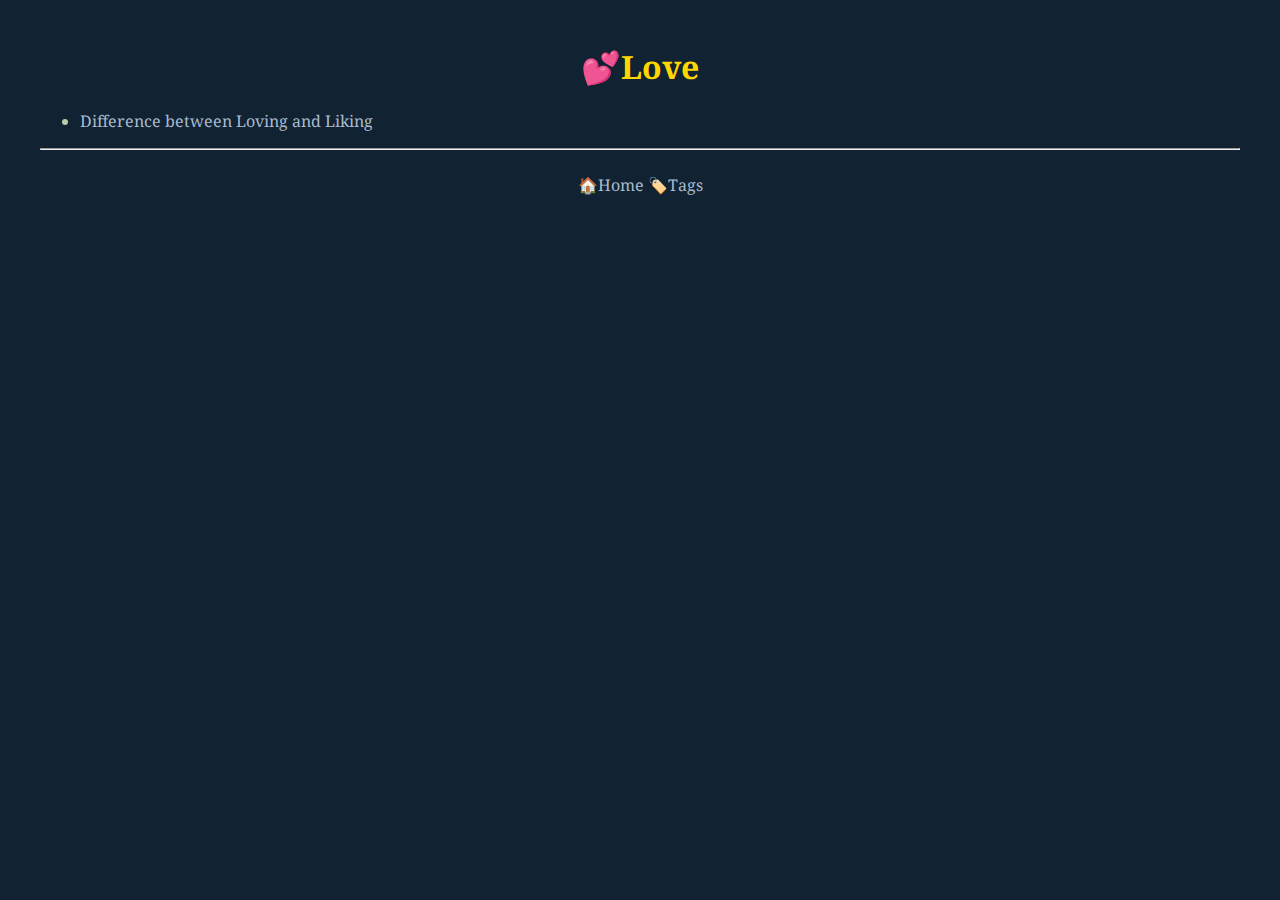
<file: tags/love/index.html>
<!DOCTYPE html>
<html lang="en">
<head>
	<title>🤙 💕Love | TL Yeung</title>
	<link rel="canonical" href="https://tlyeung.com/">
	<link rel='alternate' type='application/rss+xml' title="TL Yeung RSS" href='/index.xml'>
	<link rel='stylesheet' type='text/css' href='/style.css'>
	<link rel="icon" href="/favicon.ico">
	<meta name="description" content="">
	<meta name="viewport" content="width=device-width, initial-scale=1">
	<meta name="robots" content="index, follow">
	<meta charset="utf-8">
	<link rel="preconnect" href="https://fonts.googleapis.com">
	<link rel="preconnect" href="https://fonts.gstatic.com" crossorigin>
	<link href="https://fonts.googleapis.com/css2?family=Noto+Color+Emoji&family=Noto+Serif+HK:wght@200..900&family=Noto+Serif:ital,wght@0,100..900;1,100..900&display=swap" rel="stylesheet">
<body>
<main>
<header><h1 id="tag_💕Love">💕Love</h1></header>
<article>

<ul>
<li><a href="/love-and-like/">Difference between Loving and Liking</a></li>
</ul>


</article>
<hr>

</main>

<footer>
	<a href="https://tlyeung.com/">🏠Home</a>
	<a href="https://tlyeung.com//tags">🏷️Tags</a>
</footer>

</body>
</html>
</file>
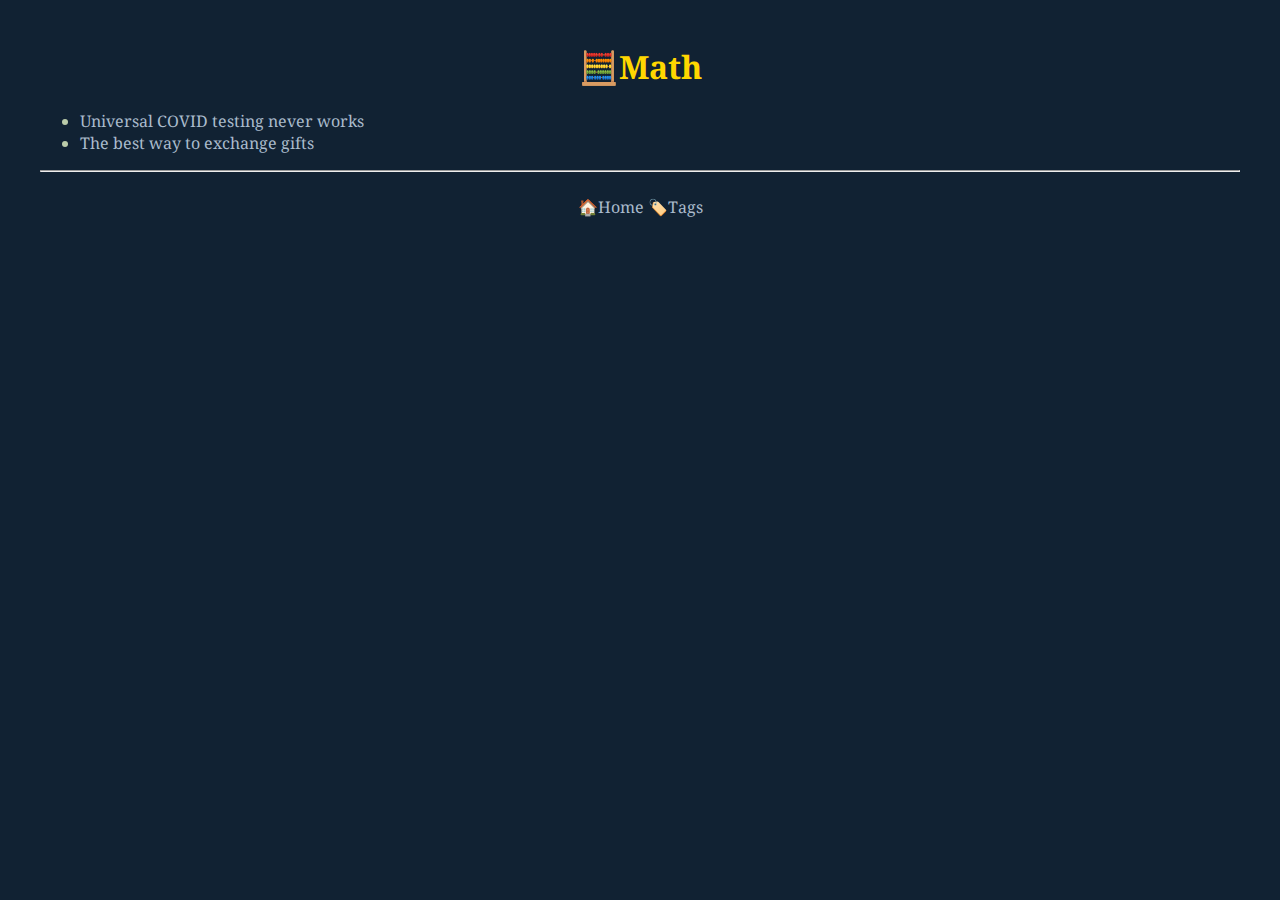
<file: tags/math/index.html>
<!DOCTYPE html>
<html lang="en">
<head>
	<title>🤙 🧮Math | TL Yeung</title>
	<link rel="canonical" href="https://tlyeung.com/">
	<link rel='alternate' type='application/rss+xml' title="TL Yeung RSS" href='/index.xml'>
	<link rel='stylesheet' type='text/css' href='/style.css'>
	<link rel="icon" href="/favicon.ico">
	<meta name="description" content="">
	<meta name="viewport" content="width=device-width, initial-scale=1">
	<meta name="robots" content="index, follow">
	<meta charset="utf-8">
	<link rel="preconnect" href="https://fonts.googleapis.com">
	<link rel="preconnect" href="https://fonts.gstatic.com" crossorigin>
	<link href="https://fonts.googleapis.com/css2?family=Noto+Color+Emoji&family=Noto+Serif+HK:wght@200..900&family=Noto+Serif:ital,wght@0,100..900;1,100..900&display=swap" rel="stylesheet">
<body>
<main>
<header><h1 id="tag_🧮Math">🧮Math</h1></header>
<article>

<ul>
<li><a href="/universal-testing/">Universal COVID testing never works</a></li>
<li><a href="/gift-exchange/">The best way to exchange gifts</a></li>
</ul>


</article>
<hr>

</main>

<footer>
	<a href="https://tlyeung.com/">🏠Home</a>
	<a href="https://tlyeung.com//tags">🏷️Tags</a>
</footer>

</body>
</html>
</file>
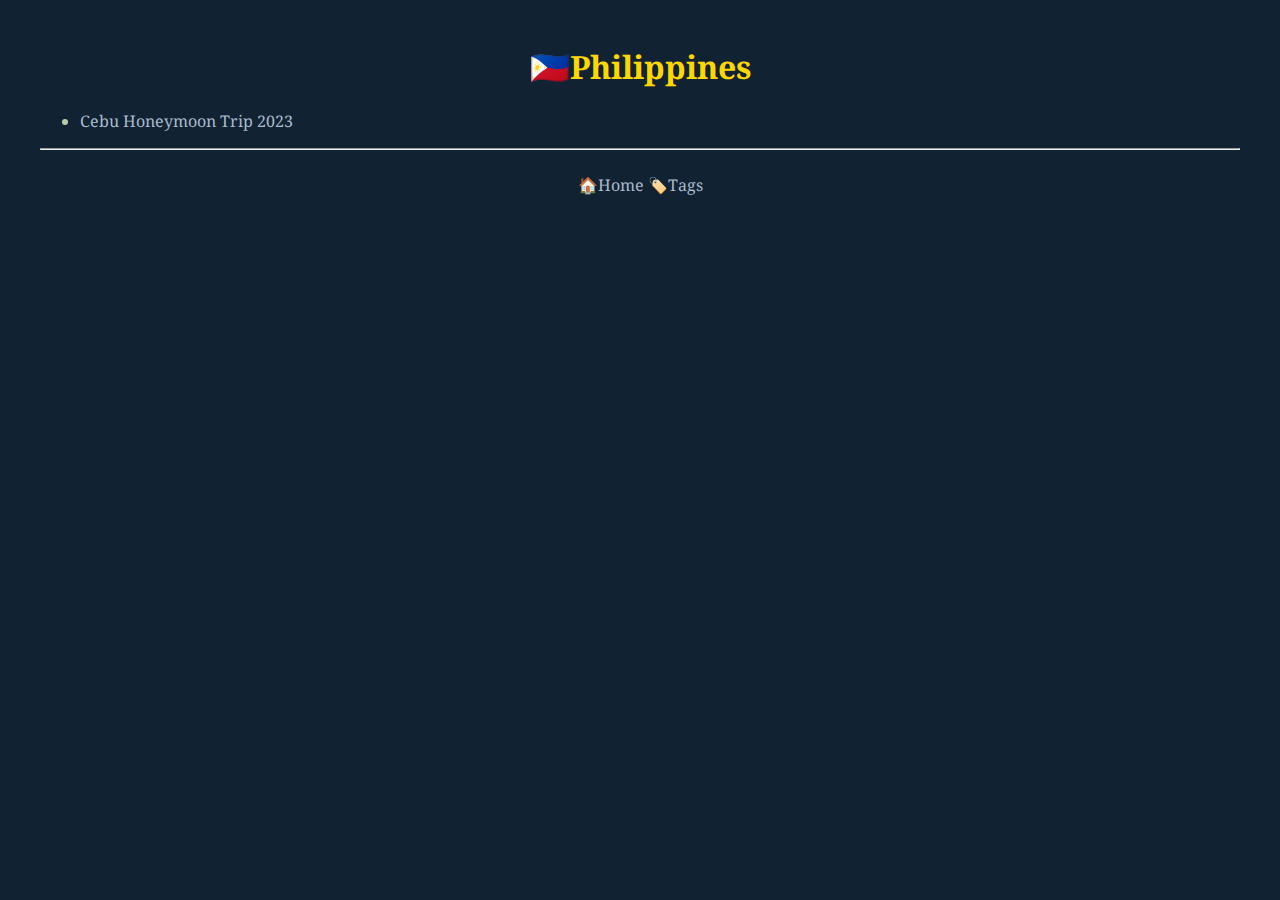
<file: tags/philippines/index.html>
<!DOCTYPE html>
<html lang="en">
<head>
	<title>🤙 🇵🇭Philippines | TL Yeung</title>
	<link rel="canonical" href="https://tlyeung.com/">
	<link rel='alternate' type='application/rss+xml' title="TL Yeung RSS" href='/index.xml'>
	<link rel='stylesheet' type='text/css' href='/style.css'>
	<link rel="icon" href="/favicon.ico">
	<meta name="description" content="">
	<meta name="viewport" content="width=device-width, initial-scale=1">
	<meta name="robots" content="index, follow">
	<meta charset="utf-8">
	<link rel="preconnect" href="https://fonts.googleapis.com">
	<link rel="preconnect" href="https://fonts.gstatic.com" crossorigin>
	<link href="https://fonts.googleapis.com/css2?family=Noto+Color+Emoji&family=Noto+Serif+HK:wght@200..900&family=Noto+Serif:ital,wght@0,100..900;1,100..900&display=swap" rel="stylesheet">
<body>
<main>
<header><h1 id="tag_🇵🇭Philippines">🇵🇭Philippines</h1></header>
<article>

<ul>
<li><a href="/cebu-2023/">Cebu Honeymoon Trip 2023</a></li>
</ul>


</article>
<hr>

</main>

<footer>
	<a href="https://tlyeung.com/">🏠Home</a>
	<a href="https://tlyeung.com//tags">🏷️Tags</a>
</footer>

</body>
</html>
</file>
<file: style.css>
body {
	font-family: 'Noto Serif', 'Noto Color Emoji', 'Noto Serif HK', serif;
	background: #123 ;
	color: #bca ;
}

main {
	max-width: 1200px ;
	margin: auto ;
	padding:1rem;
}

a {
	text-decoration: none;
	color: #abc;
}

img {
	max-width: 100% ;
}

header h1 {
	text-align: center ;
}

h1, h2 {
	color: gold;
}

footer {
	text-align: center ;
	clear: both ;
}

/* For TAGLIST.HTML */
.taglist {
	text-align: center ;
	clear: both ;
}

/* For NEXTPREV.HTML */
#nextprev {
	/* The container for both the previous and next articles. */
}
#prevart {
	float: left ;
	text-align: left ;
}
#nextart {
	float: right ;
	text-align: right ;
}
#nextart,#prevart {
	max-width: 33% ;
}
</file>
<file: assets/css/styles.7bcf3e69.css>
.row .col,img{max-width:100%}.markdown li,body{word-wrap:break-word}body,ol ol,ol ul,ul ol,ul ul{margin:0}pre,table{overflow:auto}blockquote,pre{margin:0 0 var(--ifm-spacing-vertical)}.breadcrumbs__link,.button{transition-timing-function:var(--ifm-transition-timing-default)}.button,.react-toggle{-webkit-user-select:none;-ms-user-select:none}.admonition-icon,.button,code{vertical-align:middle}.button--outline.button--active,.button--outline:active,.button--outline:hover,:root{--ifm-button-color:var(--ifm-font-color-base-inverse)}.navbar__title,.text--truncate{text-overflow:ellipsis;white-space:nowrap}.button,.dropdown__link,.navbar__title,.text--truncate{white-space:nowrap}.button,.clean-btn,.close,.menu__link,.navbar__link{cursor:pointer}.navbar--dark,:root{--ifm-navbar-link-hover-color:var(--ifm-color-primary)}.footer__items,.menu__list,.pills__item{list-style-type:none}.tabs__item,hr,img{box-sizing:content-box}:root,html[data-theme=dark]{--ifm-color-emphasis-500:var(--ifm-color-gray-500)}.react-toggle,html{-webkit-tap-highlight-color:transparent}:root{--ra-admonition-background-color:var(--ifm-alert-background-color);--ra-admonition-border-width:var(--ifm-alert-border-width);--ra-admonition-border-color:var(--ifm-alert-border-color);--ra-admonition-border-radius:var(--ifm-alert-border-radius);--ra-admonition-color:var(--ifm-alert-color);--ra-admonition-padding-vertical:var(--ifm-alert-padding-vertical);--ra-admonition-padding-horizontal:var(--ifm-alert-padding-horizontal);--ra-color-note:var(--ifm-color-secondary);--ra-color-important:var(--ifm-color-info);--ra-color-tip:var(--ifm-color-success);--ra-color-caution:var(--ifm-color-warning);--ra-color-warning:var(--ifm-color-danger);--ra-color-text-dark:var(--ifm-color-gray-900)}.admonition{margin-bottom:1em;--ra-admonition-icon-color:var(--ra-admonition-color)}.admonition:not(.alert){--ra-admonition-background-color:var(--ifm-color-primary);background-color:var(--ra-admonition-background-color);border:var(--ra-admonition-border-width) solid var(--ra-admonition-border-color);border-radius:var(--ra-admonition-border-radius);box-sizing:border-box;color:var(--ra-admonition-color);padding:var(--ra-admonition-padding-vertical) var(--ra-admonition-padding-horizontal)}.container,.row .col{padding:0 var(--ifm-spacing-horizontal);width:100%}.admonition h5{margin-bottom:8px;margin-top:0;text-transform:uppercase}.admonition-icon{display:inline-block;margin-right:.2em}.admonition-icon svg{stroke-width:0;fill:var(--ra-admonition-icon-color);stroke:var(--ra-admonition-icon-color);display:inline-block;height:22px;width:22px}.admonition-content>:last-child,blockquote>:last-child{margin-bottom:0}.admonition-note{--ra-admonition-color:var(--ra-color-text-dark)}:root{--ifm-dark-value:10%;--ifm-darker-value:15%;--ifm-darkest-value:30%;--ifm-light-value:15%;--ifm-lighter-value:30%;--ifm-lightest-value:50%;--ifm-color-primary:#3578e5;--ifm-color-primary-dark:#306cce;--ifm-color-primary-darker:#2d66c3;--ifm-color-primary-darkest:#2554a0;--ifm-color-primary-light:#538ce9;--ifm-color-primary-lighter:#72a1ed;--ifm-color-primary-lightest:#9abcf2;--ifm-color-secondary:#ebedf0;--ifm-color-secondary-dark:#d4d5d8;--ifm-color-secondary-darker:#c8c9cc;--ifm-color-secondary-darkest:#a4a6a8;--ifm-color-secondary-light:#eef0f2;--ifm-color-secondary-lighter:#f1f2f5;--ifm-color-secondary-lightest:#f5f6f8;--ifm-color-success:#00a400;--ifm-color-success-dark:#009400;--ifm-color-success-darker:#008b00;--ifm-color-success-darkest:#007300;--ifm-color-success-light:#26b226;--ifm-color-success-lighter:#4dbf4d;--ifm-color-success-lightest:#80d280;--ifm-color-info:#54c7ec;--ifm-color-info-dark:#4cb3d4;--ifm-color-info-darker:#47a9c9;--ifm-color-info-darkest:#3b8ba5;--ifm-color-info-light:#6ecfef;--ifm-color-info-lighter:#87d8f2;--ifm-color-info-lightest:#aae3f6;--ifm-color-warning:#ffba00;--ifm-color-warning-dark:#e6a700;--ifm-color-warning-darker:#d99e00;--ifm-color-warning-darkest:#b38200;--ifm-color-warning-light:#ffc426;--ifm-color-warning-lighter:#ffcf4d;--ifm-color-warning-lightest:#ffdd80;--ifm-color-danger:#fa383e;--ifm-color-danger-dark:#e13238;--ifm-color-danger-darker:#d53035;--ifm-color-danger-darkest:#af272b;--ifm-color-danger-light:#fb565b;--ifm-color-danger-lighter:#fb7478;--ifm-color-danger-lightest:#fd9c9f;--ifm-color-white:#fff;--ifm-color-black:#000;--ifm-color-gray-0:var(--ifm-color-white);--ifm-color-gray-100:#f5f6f7;--ifm-color-gray-200:#ebedf0;--ifm-color-gray-300:#dadde1;--ifm-color-gray-400:#ccd0d5;--ifm-color-gray-500:#bec3c9;--ifm-color-gray-600:#8d949e;--ifm-color-gray-700:#606770;--ifm-color-gray-800:#444950;--ifm-color-gray-900:#1c1e21;--ifm-color-gray-1000:var(--ifm-color-black);--ifm-color-emphasis-0:var(--ifm-color-gray-0);--ifm-color-emphasis-100:var(--ifm-color-gray-100);--ifm-color-emphasis-200:var(--ifm-color-gray-200);--ifm-color-emphasis-300:var(--ifm-color-gray-300);--ifm-color-emphasis-400:var(--ifm-color-gray-400);--ifm-color-emphasis-600:var(--ifm-color-gray-600);--ifm-color-emphasis-700:var(--ifm-color-gray-700);--ifm-color-emphasis-800:var(--ifm-color-gray-800);--ifm-color-emphasis-900:var(--ifm-color-gray-900);--ifm-color-emphasis-1000:var(--ifm-color-gray-1000);--ifm-color-content:var(--ifm-color-emphasis-900);--ifm-color-content-inverse:var(--ifm-color-emphasis-0);--ifm-color-content-secondary:#525860;--ifm-background-color:transparent;--ifm-background-surface-color:var(--ifm-color-content-inverse);--ifm-global-border-width:1px;--ifm-global-radius:0.4rem;--ifm-hover-overlay:rgba(0,0,0,0.05);--ifm-font-color-base:var(--ifm-color-content);--ifm-font-color-base-inverse:var(--ifm-color-content-inverse);--ifm-font-color-secondary:var(--ifm-color-content-secondary);--ifm-font-family-base:system-ui,-apple-system,Segoe UI,Roboto,Ubuntu,Cantarell,Noto Sans,sans-serif,BlinkMacSystemFont,"Segoe UI",Helvetica,Arial,sans-serif,"Apple Color Emoji","Segoe UI Emoji","Segoe UI Symbol";--ifm-font-family-monospace:SFMono-Regular,Menlo,Monaco,Consolas,"Liberation Mono","Courier New",monospace;--ifm-font-size-base:100%;--ifm-font-weight-light:300;--ifm-font-weight-normal:400;--ifm-font-weight-semibold:500;--ifm-font-weight-bold:700;--ifm-font-weight-base:var(--ifm-font-weight-normal);--ifm-line-height-base:1.65;--ifm-global-spacing:1rem;--ifm-spacing-vertical:var(--ifm-global-spacing);--ifm-spacing-horizontal:var(--ifm-global-spacing);--ifm-transition-fast:200ms;--ifm-transition-slow:400ms;--ifm-transition-timing-default:cubic-bezier(0.08,0.52,0.52,1);--ifm-global-shadow-lw:0 1px 2px 0 rgba(0,0,0,0.1);--ifm-global-shadow-md:0 5px 40px rgba(0,0,0,0.2);--ifm-global-shadow-tl:0 12px 28px 0 rgba(0,0,0,0.2),0 2px 4px 0 rgba(0,0,0,0.1);--ifm-z-index-dropdown:2;--ifm-z-index-fixed:3;--ifm-z-index-overlay:4;--ifm-container-width:1140px;--ifm-container-width-xl:1320px;--ifm-code-background:rgba(0,0,0,.05);--ifm-code-border-radius:var(--ifm-global-radius);--ifm-code-font-size:90%;--ifm-code-padding-horizontal:0.3rem;--ifm-code-padding-vertical:0.1rem;--ifm-pre-background:var(--ifm-color-emphasis-100);--ifm-pre-border-radius:var(--ifm-code-border-radius);--ifm-pre-color:inherit;--ifm-pre-line-height:1.45;--ifm-pre-padding:1rem;--ifm-heading-color:inherit;--ifm-heading-margin-top:0;--ifm-heading-margin-bottom:var(--ifm-spacing-vertical);--ifm-heading-font-family:inherit;--ifm-heading-font-weight:var(--ifm-font-weight-bold);--ifm-heading-line-height:1.25;--ifm-h1-font-size:2rem;--ifm-h2-font-size:1.5rem;--ifm-h3-font-size:1.25rem;--ifm-h4-font-size:1rem;--ifm-h5-font-size:0.875rem;--ifm-h6-font-size:0.85rem;--ifm-image-alignment-padding:1.25rem;--ifm-leading-desktop:1.25;--ifm-leading:calc(var(--ifm-leading-desktop)*1rem);--ifm-list-left-padding:2rem;--ifm-list-margin:1rem;--ifm-list-item-margin:0.25rem;--ifm-list-paragraph-margin:1rem;--ifm-table-cell-padding:0.75rem;--ifm-table-background:transparent;--ifm-table-stripe-background:var(--ifm-color-emphasis-100);--ifm-table-border-width:1px;--ifm-table-border-color:var(--ifm-color-emphasis-300);--ifm-table-head-background:inherit;--ifm-table-head-color:inherit;--ifm-table-head-font-weight:var(--ifm-font-weight-bold);--ifm-table-cell-color:inherit;--ifm-link-color:var(--ifm-color-primary);--ifm-link-decoration:none;--ifm-link-hover-color:var(--ifm-link-color);--ifm-link-hover-decoration:underline;--ifm-paragraph-margin-bottom:var(--ifm-leading);--ifm-blockquote-color:#6a737d;--ifm-blockquote-font-size:var(--ifm-font-size-base);--ifm-blockquote-padding-horizontal:1rem;--ifm-blockquote-padding-vertical:1rem;--ifm-hr-border-color:var(--ifm-color-emphasis-500);--ifm-hr-border-width:1px;--ifm-hr-margin-vertical:1.5rem;--ifm-scrollbar-size:7px;--ifm-scrollbar-track-background-color:#f1f1f1;--ifm-scrollbar-thumb-background-color:#888;--ifm-scrollbar-thumb-hover-background-color:#555;--ifm-alert-background-color:inherit;--ifm-alert-border-color:inherit;--ifm-alert-border-radius:var(--ifm-global-radius);--ifm-alert-border-width:var(--ifm-global-border-width);--ifm-alert-color:var(--ifm-font-color-base-inverse);--ifm-alert-padding-horizontal:var(--ifm-spacing-horizontal);--ifm-alert-padding-vertical:var(--ifm-spacing-vertical);--ifm-avatar-intro-margin:1rem;--ifm-avatar-intro-alignment:inherit;--ifm-avatar-photo-size-sm:2rem;--ifm-avatar-photo-size-md:3rem;--ifm-avatar-photo-size-lg:4rem;--ifm-avatar-photo-size-xl:6rem;--ifm-badge-background-color:inherit;--ifm-badge-border-color:inherit;--ifm-badge-border-radius:var(--ifm-global-radius);--ifm-badge-border-width:var(--ifm-global-border-width);--ifm-badge-color:var(--ifm-color-white);--ifm-badge-padding-horizontal:calc(var(--ifm-spacing-horizontal)*0.5);--ifm-badge-padding-vertical:calc(var(--ifm-spacing-vertical)*0.25);--ifm-breadcrumb-border-radius:1.5rem;--ifm-breadcrumb-spacing:0.0625rem;--ifm-breadcrumb-color-active:var(--ifm-color-primary);--ifm-breadcrumb-item-background-active:var(--ifm-hover-overlay);--ifm-breadcrumb-padding-horizontal:1rem;--ifm-breadcrumb-padding-vertical:0.5rem;--ifm-breadcrumb-size-multiplier:1;--ifm-breadcrumb-separator:url('data:image/svg+xml;utf8,<svg xmlns="http://www.w3.org/2000/svg" x="0px" y="0px" viewBox="0 0 256 256"><g><g><polygon points="79.093,0 48.907,30.187 146.72,128 48.907,225.813 79.093,256 207.093,128"/></g></g><g></g><g></g><g></g><g></g><g></g><g></g><g></g><g></g><g></g><g></g><g></g><g></g><g></g><g></g><g></g></svg>');--ifm-breadcrumb-separator-filter:none;--ifm-breadcrumb-separator-size:0.5rem;--ifm-breadcrumb-separator-size-multiplier:1.25;--ifm-button-background-color:inherit;--ifm-button-border-color:var(--ifm-button-background-color);--ifm-button-border-width:var(--ifm-global-border-width);--ifm-button-font-weight:var(--ifm-font-weight-bold);--ifm-button-padding-horizontal:1.5rem;--ifm-button-padding-vertical:0.375rem;--ifm-button-size-multiplier:1;--ifm-button-transition-duration:var(--ifm-transition-fast);--ifm-button-border-radius:calc(var(--ifm-global-radius)*var(--ifm-button-size-multiplier));--ifm-button-group-margin:2px;--ifm-card-background-color:var(--ifm-background-surface-color);--ifm-card-border-radius:calc(var(--ifm-global-radius)*2);--ifm-card-horizontal-spacing:var(--ifm-global-spacing);--ifm-card-vertical-spacing:var(--ifm-global-spacing);--ifm-toc-border-color:var(--ifm-color-emphasis-300);--ifm-toc-link-color:var(--ifm-color-content-secondary);--ifm-toc-padding-vertical:0.5rem;--ifm-toc-padding-horizontal:0.5rem;--ifm-dropdown-background-color:var(--ifm-background-surface-color);--ifm-dropdown-font-weight:var(--ifm-font-weight-semibold);--ifm-dropdown-link-color:var(--ifm-font-color-base);--ifm-dropdown-hover-background-color:var(--ifm-hover-overlay);--ifm-footer-background-color:var(--ifm-color-emphasis-100);--ifm-footer-color:inherit;--ifm-footer-link-color:var(--ifm-color-emphasis-700);--ifm-footer-link-hover-color:var(--ifm-color-primary);--ifm-footer-link-horizontal-spacing:0.5rem;--ifm-footer-padding-horizontal:calc(var(--ifm-spacing-horizontal)*2);--ifm-footer-padding-vertical:calc(var(--ifm-spacing-vertical)*2);--ifm-footer-title-color:inherit;--ifm-hero-background-color:var(--ifm-background-surface-color);--ifm-hero-text-color:var(--ifm-color-emphasis-800);--ifm-menu-color:var(--ifm-color-emphasis-700);--ifm-menu-color-active:var(--ifm-color-primary);--ifm-menu-color-background-active:var(--ifm-hover-overlay);--ifm-menu-color-background-hover:var(--ifm-hover-overlay);--ifm-menu-link-padding-horizontal:1rem;--ifm-menu-link-padding-vertical:0.375rem;--ifm-menu-link-sublist-icon:url('data:image/svg+xml;utf8,<svg xmlns="http://www.w3.org/2000/svg" width="16px" height="16px" viewBox="0 0 24 24"><path fill="rgba(0,0,0,0.5)" d="M7.41 15.41L12 10.83l4.59 4.58L18 14l-6-6-6 6z"></path></svg>');--ifm-menu-link-sublist-icon-filter:none;--ifm-navbar-background-color:var(--ifm-background-surface-color);--ifm-navbar-height:3.75rem;--ifm-navbar-item-padding-horizontal:0.75rem;--ifm-navbar-item-padding-vertical:0.25rem;--ifm-navbar-link-color:var(--ifm-font-color-base);--ifm-navbar-link-active-color:var(--ifm-link-color);--ifm-navbar-padding-horizontal:var(--ifm-spacing-horizontal);--ifm-navbar-padding-vertical:calc(var(--ifm-spacing-vertical)*0.5);--ifm-navbar-shadow:var(--ifm-global-shadow-lw);--ifm-navbar-search-input-background-color:var(--ifm-color-emphasis-200);--ifm-navbar-search-input-color:var(--ifm-color-emphasis-800);--ifm-navbar-search-input-placeholder-color:var(--ifm-color-emphasis-500);--ifm-navbar-search-input-icon:url('data:image/svg+xml;utf8,<svg fill="currentColor" xmlns="http://www.w3.org/2000/svg" viewBox="0 0 16 16" height="16px" width="16px"><path d="M6.02945,10.20327a4.17382,4.17382,0,1,1,4.17382-4.17382A4.15609,4.15609,0,0,1,6.02945,10.20327Zm9.69195,4.2199L10.8989,9.59979A5.88021,5.88021,0,0,0,12.058,6.02856,6.00467,6.00467,0,1,0,9.59979,10.8989l4.82338,4.82338a.89729.89729,0,0,0,1.29912,0,.89749.89749,0,0,0-.00087-1.29909Z" /></svg>');--ifm-navbar-sidebar-width:80vw;--ifm-pagination-border-radius:calc(var(--ifm-global-radius)*var(--ifm-pagination-size-multiplier));--ifm-pagination-color-active:var(--ifm-color-primary);--ifm-pagination-font-size:1rem;--ifm-pagination-item-active-background:var(--ifm-hover-overlay);--ifm-pagination-page-spacing:0.0625rem;--ifm-pagination-padding-horizontal:calc(var(--ifm-spacing-horizontal)*1);--ifm-pagination-padding-vertical:calc(var(--ifm-spacing-vertical)*0.25);--ifm-pagination-size-multiplier:1;--ifm-pagination-nav-border-radius:var(--ifm-global-radius);--ifm-pagination-nav-color-hover:var(--ifm-color-primary);--ifm-pills-color-active:var(--ifm-color-primary);--ifm-pills-color-background-active:var(--ifm-hover-overlay);--ifm-pills-spacing:0.0625rem;--ifm-tabs-color:var(--ifm-font-color-secondary);--ifm-tabs-color-active:var(--ifm-color-primary);--ifm-tabs-padding-horizontal:1rem;--ifm-tabs-padding-vertical:1rem;--ifm-tabs-spacing:0.0625rem;--ifm-color-primary:#008b8b;--ifm-color-primary-dark:#21af90;--ifm-color-primary-darker:#1fa588;--ifm-color-primary-darkest:#1a8870;--ifm-color-primary-light:#46cbae;--ifm-color-primary-lighter:#66d4bd;--ifm-color-primary-lightest:#92e0d0;--ifm-code-font-size:95%;--docusaurus-announcement-bar-height:auto;--collapse-button-bg-color-dark:#2e333a;--doc-sidebar-width:300px;--doc-sidebar-hidden-width:30px}.badge--danger,.badge--info,.badge--primary,.badge--secondary,.badge--success,.badge--warning{--ifm-badge-border-color:var(--ifm-badge-background-color)}.button--link,.button--outline{--ifm-button-background-color:transparent}.navbar--dark,.navbar--primary{--ifm-navbar-search-input-background-color:hsla(0,0%,100%,0.1);--ifm-navbar-search-input-placeholder-color:hsla(0,0%,100%,0.5)}*{box-sizing:border-box}html{-webkit-font-smoothing:antialiased;text-rendering:optimizelegibility;-webkit-text-size-adjust:100%;text-size-adjust:100%;background-color:var(--ifm-background-color);color:var(--ifm-font-color-base);font:var(--ifm-font-size-base)/var(--ifm-line-height-base) var(--ifm-font-family-base)}.container{margin:0 auto;max-width:var(--ifm-container-width)}.padding-bottom--none,.padding-vert--none{padding-bottom:0!important}.padding-top--none,.padding-vert--none{padding-top:0!important}.padding-horiz--none,.padding-left--none{padding-left:0!important}.padding-horiz--none,.padding-right--none{padding-right:0!important}.container--fluid{max-width:inherit}.row{display:flex;flex-direction:row;flex-wrap:wrap;margin:0 calc(var(--ifm-spacing-horizontal)*-1)}.margin-bottom--none,.margin-vert--none,.markdown>:last-child{margin-bottom:0!important}.margin-top--none,.margin-vert--none,.markdown>:first-child{margin-top:0!important}.row .col{--ifm-col-width:100%;flex:1 0;margin-left:0}.row .col.col--1,.row .col.col--2,.row .col.col--3,.row .col[class*=col--]{flex:0 0 var(--ifm-col-width);max-width:var(--ifm-col-width)}.row .col.col--1{--ifm-col-width:8.33333%}.row .col.col--offset-1{margin-left:8.33333%}.row .col.col--2{--ifm-col-width:16.66667%}.row .col.col--offset-2{margin-left:16.66667%}.row .col.col--3{--ifm-col-width:25%}.row .col.col--offset-3{margin-left:25%}.row .col.col--4{--ifm-col-width:33.33333%;flex:0 0 var(--ifm-col-width);max-width:var(--ifm-col-width)}.row .col.col--offset-4{margin-left:33.33333%}.row .col.col--5{--ifm-col-width:41.66667%;flex:0 0 var(--ifm-col-width);max-width:var(--ifm-col-width)}.row .col.col--6,.row .col.col--7{flex:0 0 var(--ifm-col-width);max-width:var(--ifm-col-width)}.row .col.col--offset-5{margin-left:41.66667%}.row .col.col--6{--ifm-col-width:50%}.row .col.col--offset-6{margin-left:50%}.row .col.col--7{--ifm-col-width:58.33333%}.row .col.col--offset-7{margin-left:58.33333%}.row .col.col--8{--ifm-col-width:66.66667%;flex:0 0 var(--ifm-col-width);max-width:var(--ifm-col-width)}.row .col.col--offset-8{margin-left:66.66667%}.row .col.col--9{--ifm-col-width:75%;flex:0 0 var(--ifm-col-width);max-width:var(--ifm-col-width)}.row .col.col--10,.row .col.col--11{flex:0 0 var(--ifm-col-width);max-width:var(--ifm-col-width)}.row .col.col--offset-9{margin-left:75%}.row .col.col--10{--ifm-col-width:83.33333%}.row .col.col--offset-10{margin-left:83.33333%}.row .col.col--11{--ifm-col-width:91.66667%}.row .col.col--offset-11{margin-left:91.66667%}.row .col.col--12{--ifm-col-width:100%;flex:0 0 var(--ifm-col-width);max-width:var(--ifm-col-width)}.row .col.col--offset-12{margin-left:100%}.row--no-gutters{margin-left:0;margin-right:0}.margin-horiz--none,.margin-left--none{margin-left:0!important}.margin-horiz--none,.margin-right--none{margin-right:0!important}.row--no-gutters>.col{padding-left:0;padding-right:0}.row--align-top{align-items:flex-start}.row--align-bottom{align-items:flex-end}.row--align-center{align-items:center}.row--align-stretch{align-items:stretch}.row--align-baseline{align-items:baseline}.margin--none{margin:0!important}.margin-bottom--xs,.margin-vert--xs{margin-bottom:.25rem!important}.margin-top--xs,.margin-vert--xs{margin-top:.25rem!important}.margin-horiz--xs,.margin-left--xs{margin-left:.25rem!important}.margin-horiz--xs,.margin-right--xs{margin-right:.25rem!important}.margin--xs{margin:.25rem!important}.margin-bottom--sm,.margin-vert--sm{margin-bottom:.5rem!important}.margin-top--sm,.margin-vert--sm{margin-top:.5rem!important}.margin-horiz--sm,.margin-left--sm{margin-left:.5rem!important}.margin-horiz--sm,.margin-right--sm{margin-right:.5rem!important}.margin--sm{margin:.5rem!important}.margin-bottom--md,.margin-vert--md{margin-bottom:1rem!important}.margin-top--md,.margin-vert--md{margin-top:1rem!important}.margin-horiz--md,.margin-left--md{margin-left:1rem!important}.margin-horiz--md,.margin-right--md{margin-right:1rem!important}.margin--md{margin:1rem!important}.margin-bottom--lg,.margin-vert--lg{margin-bottom:2rem!important}.margin-top--lg,.margin-vert--lg{margin-top:2rem!important}.margin-horiz--lg,.margin-left--lg{margin-left:2rem!important}.margin-horiz--lg,.margin-right--lg{margin-right:2rem!important}.margin--lg{margin:2rem!important}.margin-bottom--xl,.margin-vert--xl{margin-bottom:5rem!important}.margin-top--xl,.margin-vert--xl{margin-top:5rem!important}.margin-horiz--xl,.margin-left--xl{margin-left:5rem!important}.margin-horiz--xl,.margin-right--xl{margin-right:5rem!important}.margin--xl{margin:5rem!important}.padding--none{padding:0!important}.padding-bottom--xs,.padding-vert--xs{padding-bottom:.25rem!important}.padding-top--xs,.padding-vert--xs{padding-top:.25rem!important}.padding-horiz--xs,.padding-left--xs{padding-left:.25rem!important}.padding-horiz--xs,.padding-right--xs{padding-right:.25rem!important}.padding--xs{padding:.25rem!important}.padding-bottom--sm,.padding-vert--sm{padding-bottom:.5rem!important}.padding-top--sm,.padding-vert--sm{padding-top:.5rem!important}.padding-horiz--sm,.padding-left--sm{padding-left:.5rem!important}.padding-horiz--sm,.padding-right--sm{padding-right:.5rem!important}.padding--sm{padding:.5rem!important}.padding-bottom--md,.padding-vert--md{padding-bottom:1rem!important}.padding-top--md,.padding-vert--md{padding-top:1rem!important}.padding-horiz--md,.padding-left--md{padding-left:1rem!important}.padding-horiz--md,.padding-right--md{padding-right:1rem!important}.padding--md{padding:1rem!important}.padding-bottom--lg,.padding-vert--lg{padding-bottom:2rem!important}.padding-top--lg,.padding-vert--lg{padding-top:2rem!important}.padding-horiz--lg,.padding-left--lg{padding-left:2rem!important}.padding-horiz--lg,.padding-right--lg{padding-right:2rem!important}.padding--lg{padding:2rem!important}.padding-bottom--xl,.padding-vert--xl{padding-bottom:5rem!important}.padding-top--xl,.padding-vert--xl{padding-top:5rem!important}.padding-horiz--xl,.padding-left--xl{padding-left:5rem!important}.padding-horiz--xl,.padding-right--xl{padding-right:5rem!important}.padding--xl{padding:5rem!important}code{background-color:var(--ifm-code-background);border:.1rem solid rgba(0,0,0,.1);border-radius:var(--ifm-code-border-radius);font-family:var(--ifm-font-family-monospace);font-size:var(--ifm-code-font-size);padding:var(--ifm-code-padding-vertical) var(--ifm-code-padding-horizontal)}a code{color:inherit}pre{background-color:var(--ifm-pre-background);border-radius:var(--ifm-pre-border-radius);color:var(--ifm-pre-color);font:var(--ifm-code-font-size)/var(--ifm-pre-line-height) var(--ifm-font-family-monospace);padding:var(--ifm-pre-padding)}pre code{background-color:transparent;border:none;font-size:100%;line-height:inherit;padding:0}kbd{background-color:var(--ifm-color-emphasis-0);border:1px solid var(--ifm-color-emphasis-400);border-radius:.2rem;box-shadow:inset 0 -1px 0 var(--ifm-color-emphasis-400);color:var(--ifm-color-emphasis-800);font:80% var(--ifm-font-family-monospace);padding:.15rem .3rem}h1,h2,h3,h4,h5,h6{color:var(--ifm-heading-color);font-weight:var(--ifm-heading-font-weight);line-height:var(--ifm-heading-line-height);margin:var(--ifm-heading-margin-top) 0 var(--ifm-heading-margin-bottom) 0}h1{font-size:var(--ifm-h1-font-size)}h2{font-size:var(--ifm-h2-font-size)}h3{font-size:var(--ifm-h3-font-size)}h4{font-size:var(--ifm-h4-font-size)}h5{font-size:var(--ifm-h5-font-size)}h6{font-size:var(--ifm-h6-font-size)}img{border-style:none}img[align=right]{padding-left:var(--image-alignment-padding)}img[align=left]{padding-right:var(--image-alignment-padding)}.markdown{--ifm-h1-vertical-rhythm-top:3;--ifm-h2-vertical-rhythm-top:2;--ifm-h3-vertical-rhythm-top:1.5;--ifm-heading-vertical-rhythm-top:1.25;--ifm-h1-vertical-rhythm-bottom:1.25;--ifm-heading-vertical-rhythm-bottom:1}.markdown:after,.markdown:before,hr:after,hr:before{content:"";display:table}.markdown:after,hr:after{clear:both}.markdown>h1{--ifm-h1-font-size:3rem;margin-bottom:calc(var(--ifm-h1-vertical-rhythm-bottom)*var(--ifm-leading));margin-top:calc(var(--ifm-h1-vertical-rhythm-top)*var(--ifm-leading))}.markdown>h2,.markdown>h3,.markdown>h4,.markdown>h5,.markdown>h6{margin-bottom:calc(var(--ifm-heading-vertical-rhythm-bottom)*var(--ifm-leading))}.markdown>h2{--ifm-h2-font-size:2rem;margin-top:calc(var(--ifm-h2-vertical-rhythm-top)*var(--ifm-leading))}.markdown>h3{--ifm-h3-font-size:1.5rem;margin-top:calc(var(--ifm-h3-vertical-rhythm-top)*var(--ifm-leading))}.markdown>h4,.markdown>h5,.markdown>h6{margin-top:calc(var(--ifm-heading-vertical-rhythm-top)*var(--ifm-leading))}.codeBlockContainer_K1bP,.markdown>p,.markdown>pre,.markdown>ul{margin-bottom:var(--ifm-leading)}.markdown li>p{margin-top:var(--ifm-list-paragraph-margin)}.markdown li+li{margin-top:var(--ifm-list-item-margin)}ol,ul{margin:0 0 var(--ifm-list-margin);padding-left:var(--ifm-list-left-padding)}ol ol,ul ol{list-style-type:lower-roman}ol ol ol,ol ul ol,ul ol ol,ul ul ol{list-style-type:lower-alpha}table{border-collapse:collapse;display:block;margin-bottom:var(--ifm-spacing-vertical);width:100%}.avatar__photo,.card,.text--truncate,hr{overflow:hidden}table thead tr{border-bottom:2px solid var(--ifm-table-border-color)}table tr{background-color:var(--ifm-table-background);border-top:var(--ifm-table-border-width) solid var(--ifm-table-border-color)}table tr:nth-child(2n){background-color:var(--ifm-table-stripe-background)}table td,table th{border:var(--ifm-table-border-width) solid var(--ifm-table-border-color);padding:var(--ifm-table-cell-padding)}table th{background-color:var(--ifm-table-head-background);color:var(--ifm-table-head-color);font-weight:var(--ifm-table-head-font-weight)}table td{color:var(--ifm-table-cell-color)}strong{font-weight:var(--ifm-font-weight-bold)}a{color:var(--ifm-link-color);text-decoration:var(--ifm-link-decoration);transition:color var(--ifm-transition-fast) var(--ifm-transition-timing-default)}a:hover{color:var(--ifm-link-hover-color);text-decoration:var(--ifm-link-hover-decoration)}.breadcrumbs__link:hover,.button:hover,.text--no-decoration,.text--no-decoration:hover,a:not([href]){text-decoration:none}p{margin:0 0 var(--ifm-paragraph-margin-bottom)}blockquote{border-left:6px solid var(--ifm-color-emphasis-300);color:var(--ifm-blockquote-color);font-size:var(--ifm-blockquote-font-size);padding:var(--ifm-blockquote-padding-vertical) var(--ifm-blockquote-padding-horizontal)}blockquote>:first-child{margin-top:0}hr{border:var(--ifm-hr-border-width) solid var(--ifm-hr-border-color);margin:var(--ifm-hr-margin-vertical) 0}.shadow--lw{box-shadow:var(--ifm-global-shadow-lw)!important}.shadow--md{box-shadow:var(--ifm-global-shadow-md)!important}.shadow--tl{box-shadow:var(--ifm-global-shadow-tl)!important}.sidebarItemLinkActive_12pM,.text--primary{color:var(--ifm-color-primary)}.text--secondary{color:var(--ifm-color-secondary)}.text--success{color:var(--ifm-color-success)}.text--info{color:var(--ifm-color-info)}.text--warning{color:var(--ifm-color-warning)}.text--danger{color:var(--ifm-color-danger)}.text--center{text-align:center}.text--left{text-align:left}.text--justify{text-align:justify}.text--right{text-align:right}.text--capitalize{text-transform:capitalize}.text--lowercase{text-transform:lowercase}.text--uppercase{text-transform:uppercase}.text--light{font-weight:var(--ifm-font-weight-light)}.text--normal{font-weight:var(--ifm-font-weight-normal)}.text--semibold{font-weight:var(--ifm-font-weight-semibold)}.text--bold{font-weight:var(--ifm-font-weight-bold)}.text--italic{font-style:italic}.text--break{word-wrap:break-word!important;word-break:break-word!important}.clean-btn{background:none;border:none;color:inherit;padding:0}.alert,.alert a{color:var(--ifm-alert-color)}.alert{background-color:var(--ifm-alert-background-color);border:var(--ifm-alert-border-width) solid var(--ifm-alert-border-color);border-radius:var(--ifm-alert-border-radius);padding:var(--ifm-alert-padding-vertical) var(--ifm-alert-padding-horizontal)}.alert--primary{--ifm-alert-background-color:var(--ifm-color-primary);--ifm-alert-border-color:var(--ifm-color-primary)}.alert--secondary{--ifm-alert-background-color:var(--ifm-color-secondary);--ifm-alert-border-color:var(--ifm-color-secondary);--ifm-alert-color:var(--ifm-color-gray-900)}.alert--success{--ifm-alert-background-color:var(--ifm-color-success);--ifm-alert-border-color:var(--ifm-color-success)}.alert--info{--ifm-alert-background-color:var(--ifm-color-info);--ifm-alert-border-color:var(--ifm-color-info)}.alert--warning{--ifm-alert-background-color:var(--ifm-color-warning);--ifm-alert-border-color:var(--ifm-color-warning)}.alert--danger{--ifm-alert-background-color:var(--ifm-color-danger);--ifm-alert-border-color:var(--ifm-color-danger)}.alert a{text-decoration:underline}.alert .close{margin:calc(var(--ifm-alert-padding-vertical)*-1) calc(var(--ifm-alert-padding-horizontal)*-1) 0 0}.avatar,.navbar,.navbar>.container,.navbar>.container-fluid{display:flex}.avatar__photo-link{display:block}.avatar__photo{border-radius:50%;height:var(--ifm-avatar-photo-size-md);width:var(--ifm-avatar-photo-size-md)}.avatar__photo--sm{height:var(--ifm-avatar-photo-size-sm);width:var(--ifm-avatar-photo-size-sm)}.avatar__photo--lg{height:var(--ifm-avatar-photo-size-lg);width:var(--ifm-avatar-photo-size-lg)}.avatar__photo--xl{height:var(--ifm-avatar-photo-size-xl);width:var(--ifm-avatar-photo-size-xl)}.avatar__photo+.avatar__intro{margin-left:var(--ifm-avatar-intro-margin)}.avatar__intro{display:flex;flex:1 1;flex-direction:column;justify-content:center;text-align:var(--ifm-avatar-intro-alignment)}.badge,.breadcrumbs__item,.breadcrumbs__link,.button,.dropdown>.navbar__link:after,.menu__link--sublist:after{display:inline-block}.avatar__name{font:700 var(--ifm-h4-font-size)/var(--ifm-heading-line-height) var(--ifm-font-family-base)}.avatar__subtitle{margin-top:.25rem}.avatar--vertical{--ifm-avatar-intro-alignment:center;--ifm-avatar-intro-margin:0.5rem;align-items:center;flex-direction:column}.avatar--vertical .avatar__intro{margin-left:0}.badge{background-color:var(--ifm-badge-background-color);border:var(--ifm-badge-border-width) solid var(--ifm-badge-border-color);border-radius:var(--ifm-badge-border-radius);color:var(--ifm-badge-color);font-size:75%;font-weight:var(--ifm-font-weight-bold);line-height:1;padding:var(--ifm-badge-padding-vertical) var(--ifm-badge-padding-horizontal)}.badge--primary{--ifm-badge-background-color:var(--ifm-color-primary)}.badge--secondary{--ifm-badge-background-color:var(--ifm-color-secondary);color:var(--ifm-color-black)}.badge--success{--ifm-badge-background-color:var(--ifm-color-success)}.badge--info{--ifm-badge-background-color:var(--ifm-color-info)}.badge--warning{--ifm-badge-background-color:var(--ifm-color-warning)}.badge--danger{--ifm-badge-background-color:var(--ifm-color-danger)}.breadcrumbs{margin-bottom:0;padding-left:0}.breadcrumbs__item:not(:first-child){margin-left:var(--ifm-breadcrumb-spacing)}.breadcrumbs__item:not(:last-child){margin-right:var(--ifm-breadcrumb-spacing)}.breadcrumbs__item:not(:last-child):after{background:var(--ifm-breadcrumb-separator) center;content:" ";display:inline-block;filter:var(--ifm-breadcrumb-separator-filter);height:calc(var(--ifm-breadcrumb-separator-size)*var(--ifm-breadcrumb-size-multiplier)*var(--ifm-breadcrumb-separator-size-multiplier));margin:0 .5rem;opacity:.5;width:calc(var(--ifm-breadcrumb-separator-size)*var(--ifm-breadcrumb-size-multiplier)*var(--ifm-breadcrumb-separator-size-multiplier))}.breadcrumbs__item--active .breadcrumbs__link{color:var(--ifm-breadcrumb-color-active)}.breadcrumbs__item--active .breadcrumbs__link,.breadcrumbs__item:not(.breadcrumbs__item--active):hover .breadcrumbs__link{background:var(--ifm-breadcrumb-item-background-active)}.breadcrumbs__link{border-radius:var(--ifm-breadcrumb-border-radius);color:var(--ifm-font-color-base);font-size:calc(1rem*var(--ifm-breadcrumb-size-multiplier));padding:calc(var(--ifm-breadcrumb-padding-vertical)*var(--ifm-breadcrumb-size-multiplier)) calc(var(--ifm-breadcrumb-padding-horizontal)*var(--ifm-breadcrumb-size-multiplier));transition-duration:var(--ifm-transition-fast);transition-property:background,color}.breadcrumbs--sm{--ifm-breadcrumb-size-multiplier:0.8}.breadcrumbs--lg{--ifm-breadcrumb-size-multiplier:1.2}.button{background-color:var(--ifm-button-background-color);border:var(--ifm-button-border-width) solid var(--ifm-button-border-color);border-radius:var(--ifm-button-border-radius);font-size:calc(.875rem*var(--ifm-button-size-multiplier));font-weight:var(--ifm-button-font-weight);line-height:1.5;padding:calc(var(--ifm-button-padding-vertical)*var(--ifm-button-size-multiplier)) calc(var(--ifm-button-padding-horizontal)*var(--ifm-button-size-multiplier));text-align:center;transition-duration:var(--ifm-button-transition-duration);transition-property:color,background,border-color;user-select:none}.button,.button:hover{color:var(--ifm-button-color)}.button--outline{--ifm-button-color:var(--ifm-button-border-color)}.button--outline:hover{--ifm-button-background-color:var(--ifm-button-border-color)}.button--link{--ifm-button-border-color:transparent;color:var(--ifm-link-color);text-decoration:var(--ifm-link-decoration)}.button--link.button--active,.button--link:active,.button--link:hover{color:var(--ifm-link-hover-color);text-decoration:var(--ifm-link-hover-decoration)}.button.disabled,.button:disabled,.button[disabled]{opacity:.65;pointer-events:none}.button--sm{--ifm-button-size-multiplier:0.8}.button--lg{--ifm-button-size-multiplier:1.35}.button--block{display:block;width:100%}.button.button--secondary{color:var(--ifm-color-gray-900)}.button.button--secondary.button--outline:not(.button--active):not(:hover),.sidebarItemLink_1RT6{color:var(--ifm-font-color-base)}.button--primary{--ifm-button-border-color:var(--ifm-color-primary)}.button--primary:not(.button--outline){--ifm-button-background-color:var(--ifm-color-primary)}.button--primary:not(.button--outline):hover{--ifm-button-background-color:var(--ifm-color-primary-dark);--ifm-button-border-color:var(--ifm-color-primary-dark)}.button--primary.button--active,.button--primary:active{--ifm-button-border-color:var(--ifm-color-primary-darker);--ifm-button-background-color:var(--ifm-color-primary-darker);background-color:var(
        --ifm-color-primary-darker
      );border-color:var(
        --ifm-color-primary-darker
      )}.button--secondary{--ifm-button-border-color:var(--ifm-color-secondary)}.button--secondary:not(.button--outline){--ifm-button-background-color:var(--ifm-color-secondary)}.button--secondary:not(.button--outline):hover{--ifm-button-background-color:var(--ifm-color-secondary-dark);--ifm-button-border-color:var(--ifm-color-secondary-dark)}.button--secondary.button--active,.button--secondary:active{--ifm-button-border-color:var(--ifm-color-secondary-darker);--ifm-button-background-color:var(--ifm-color-secondary-darker);background-color:var(
        --ifm-color-secondary-darker
      );border-color:var(
        --ifm-color-secondary-darker
      )}.button--success{--ifm-button-border-color:var(--ifm-color-success)}.button--success:not(.button--outline){--ifm-button-background-color:var(--ifm-color-success)}.button--success:not(.button--outline):hover{--ifm-button-background-color:var(--ifm-color-success-dark);--ifm-button-border-color:var(--ifm-color-success-dark)}.button--success.button--active,.button--success:active{--ifm-button-border-color:var(--ifm-color-success-darker);--ifm-button-background-color:var(--ifm-color-success-darker);background-color:var(
        --ifm-color-success-darker
      );border-color:var(
        --ifm-color-success-darker
      )}.button--info{--ifm-button-border-color:var(--ifm-color-info)}.button--info:not(.button--outline){--ifm-button-background-color:var(--ifm-color-info)}.button--info:not(.button--outline):hover{--ifm-button-background-color:var(--ifm-color-info-dark);--ifm-button-border-color:var(--ifm-color-info-dark)}.button--info.button--active,.button--info:active{--ifm-button-border-color:var(--ifm-color-info-darker);--ifm-button-background-color:var(--ifm-color-info-darker);background-color:var(
        --ifm-color-info-darker
      );border-color:var(
        --ifm-color-info-darker
      )}.button--warning{--ifm-button-border-color:var(--ifm-color-warning)}.button--warning:not(.button--outline){--ifm-button-background-color:var(--ifm-color-warning)}.button--warning:not(.button--outline):hover{--ifm-button-background-color:var(--ifm-color-warning-dark);--ifm-button-border-color:var(--ifm-color-warning-dark)}.button--warning.button--active,.button--warning:active{--ifm-button-border-color:var(--ifm-color-warning-darker);--ifm-button-background-color:var(--ifm-color-warning-darker);background-color:var(
        --ifm-color-warning-darker
      );border-color:var(
        --ifm-color-warning-darker
      )}.button--danger{--ifm-button-border-color:var(--ifm-color-danger)}.button--danger:not(.button--outline){--ifm-button-background-color:var(--ifm-color-danger)}.button--danger:not(.button--outline):hover{--ifm-button-background-color:var(--ifm-color-danger-dark);--ifm-button-border-color:var(--ifm-color-danger-dark)}.button--danger.button--active,.button--danger:active{--ifm-button-border-color:var(--ifm-color-danger-darker);--ifm-button-background-color:var(--ifm-color-danger-darker);background-color:var(
        --ifm-color-danger-darker
      );border-color:var(
        --ifm-color-danger-darker
      )}.button-group{display:inline-flex}.button-group>.button:not(:first-child){border-bottom-left-radius:0;border-top-left-radius:0;margin-left:var(--ifm-button-group-margin)}.button-group>.button:not(:last-child){border-bottom-right-radius:0;border-top-right-radius:0}.button-group>.button--active{z-index:1}.button-group--block{display:flex;justify-content:stretch}.button-group--block>.button{flex-grow:1}.card{background-color:var(--ifm-card-background-color);border-radius:var(--ifm-card-border-radius);box-shadow:var(--ifm-global-shadow-lw);display:flex;flex-direction:column}.card--full-height,body,html{height:100%}.card__image{padding-top:var(--ifm-card-vertical-spacing)}.card__image:first-child{padding-top:0}.card__body,.card__footer,.card__header{padding:var(--ifm-card-vertical-spacing) var(--ifm-card-horizontal-spacing)}.card__body:not(:last-child),.card__footer:not(:last-child),.card__header:not(:last-child){padding-bottom:0}.card__body>:last-child,.card__footer>:last-child,.card__header>:last-child{margin-bottom:0}.card__footer{margin-top:auto}.table-of-contents{font-size:.8rem;margin-bottom:0;padding:var(--ifm-toc-padding-vertical) 0}.table-of-contents,.table-of-contents ul{list-style-type:none;padding-left:var(--ifm-toc-padding-horizontal)}.table-of-contents li{margin:var(--ifm-toc-padding-vertical) var(--ifm-toc-padding-horizontal)}.table-of-contents__left-border{border-left:1px solid var(--ifm-toc-border-color)}.table-of-contents__link{color:var(--ifm-toc-link-color)}.table-of-contents__link--active,.table-of-contents__link--active code,.table-of-contents__link:hover,.table-of-contents__link:hover code{color:var(--ifm-color-primary);text-decoration:none}.close{background:none;border:none;color:var(--ifm-color-black);float:right;font-size:1.5rem;font-weight:var(--ifm-font-weight-bold);line-height:1;opacity:.5;padding:1rem;transition:opacity var(--ifm-transition-fast) var(--ifm-transition-timing-default)}.dropdown__menu,.menu__link,.menu__link:hover{transition-duration:var(--ifm-transition-fast);transition-timing-function:var(--ifm-transition-timing-default)}.close:hover{opacity:.7}.close:focus{opacity:.8}.dropdown{display:inline-flex;font-weight:var(--ifm-dropdown-font-weight);position:relative;vertical-align:top}.dropdown--hoverable:hover .dropdown__menu,.dropdown--show .dropdown__menu{opacity:1;transform:translateY(0);visibility:visible}.dropdown--right .dropdown__menu{right:0}.dropdown--nocaret .navbar__link:after{content:none!important}.dropdown__menu{background-color:var(--ifm-dropdown-background-color);border-radius:var(--ifm-global-radius);box-shadow:var(--ifm-global-shadow-md);list-style:none;max-height:calc(100vh - var(--ifm-navbar-height));min-width:10rem;opacity:0;overflow-y:auto;padding:.5rem;position:absolute;top:100%;transform:translateY(-10px);transition-property:opacity,transform,visibility;visibility:hidden;z-index:var(--ifm-z-index-dropdown)}.dropdown__link{border-radius:.25rem;color:var(--ifm-dropdown-link-color);display:block;font-size:.875rem;margin-top:.2rem;padding:.25rem .5rem}.dropdown__link--active,.dropdown__link:hover{background-color:var(--ifm-dropdown-hover-background-color);color:var(--ifm-dropdown-link-color);text-decoration:none}.dropdown__link--active,.dropdown__link--active:hover{--ifm-dropdown-link-color:var(--ifm-link-color)}.dropdown>.navbar__link:after{border-color:currentcolor transparent;border-style:solid;border-width:.4em .4em 0;content:"";margin-left:.3em;position:relative;top:2px;transform:translateY(-50%)}.footer{background-color:var(--ifm-footer-background-color);color:var(--ifm-footer-color);padding:var(--ifm-footer-padding-vertical) var(--ifm-footer-padding-horizontal)}.footer--dark{--ifm-footer-background-color:#303846;--ifm-footer-color:var(--ifm-footer-link-color);--ifm-footer-link-color:var(--ifm-color-secondary);--ifm-footer-title-color:var(--ifm-color-white)}.footer__links{margin-bottom:1rem}.footer__link-item{color:var(--ifm-footer-link-color);line-height:2}.footer__link-item:hover{color:var(--ifm-footer-link-hover-color)}.footer__link-separator{margin:0 var(--ifm-footer-link-horizontal-spacing)}.footer__logo{margin-top:1rem;max-width:10rem}.docItemContainer_33ec header+*,.footer__item,.pills__item+.pills__item{margin-top:0}.footer__title{color:var(--ifm-footer-title-color);font:700 var(--ifm-h4-font-size)/var(--ifm-heading-line-height) var(--ifm-font-family-base);margin-bottom:var(--ifm-heading-margin-bottom)}.footer__items{margin-bottom:0;padding-left:0}[type=checkbox]{padding:0}.hero{align-items:center;background-color:var(--ifm-hero-background-color);color:var(--ifm-hero-text-color);display:flex;padding:4rem 2rem}.hero--primary{--ifm-hero-background-color:var(--ifm-color-primary);--ifm-hero-text-color:var(--ifm-font-color-base-inverse)}.hero--dark{--ifm-hero-background-color:#303846;--ifm-hero-text-color:var(--ifm-color-white)}.blogPostTitle_GeHD,.hero__title{font-size:3rem}.hero__subtitle{font-size:1.5rem}.menu{font-weight:var(--ifm-font-weight-semibold);overflow-x:hidden}.menu__list{margin:0;padding-left:0}.menu__list .menu__list{margin-left:var(--ifm-menu-link-padding-horizontal)}.menu__list-item{margin-top:.25rem}.menu__list-item--collapsed .menu__link--sublist:after{transform:rotate(90deg)}.menu__link{border-radius:.25rem;display:flex;justify-content:space-between;line-height:1.25;padding:var(--ifm-menu-link-padding-vertical) var(--ifm-menu-link-padding-horizontal);position:relative}.menu__link,.menu__link:hover{color:var(--ifm-menu-color);transition-property:color,background}.navbar-sidebar,.navbar-sidebar__backdrop{bottom:0;opacity:0;transition-timing-function:ease-in-out;visibility:hidden;left:0;top:0}.menu__link:hover{background:var(--ifm-menu-color-background-hover);text-decoration:none}.menu__link--sublist:after{background:var(--ifm-menu-link-sublist-icon) 50%/2rem 2rem;content:" ";filter:var(--ifm-menu-link-sublist-icon-filter);height:1.25rem;min-width:1.25rem;transform:rotate(180deg);transition:transform var(--ifm-transition-fast) linear}.menu__link--active,.menu__link--active:hover{color:var(--ifm-menu-color-active)}.navbar__brand,.navbar__link{color:var(--ifm-navbar-link-color)}.menu__link--active:not(.menu__link--sublist){background:var(--ifm-menu-color-background-active)}.menu--responsive .menu__button{bottom:2rem;display:none;position:fixed;right:1rem;z-index:var(--ifm-z-index-fixed)}.menu--show{-ms-scroll-chaining:none;background:var(--ifm-background-surface-color);bottom:0;left:0;overscroll-behavior:contain;padding:1rem;position:fixed;right:0;top:0;z-index:var(--ifm-z-index-overlay)}.menu--show .menu__list{display:inherit;opacity:1;transition:opacity var(--ifm-transition-fast) linear}.navbar--dark,html[data-theme=dark]{--ifm-menu-link-sublist-icon-filter:invert(100%) sepia(94%) saturate(17%) hue-rotate(223deg) brightness(104%) contrast(98%)}.navbar{background-color:var(--ifm-navbar-background-color);box-shadow:var(--ifm-navbar-shadow);height:var(--ifm-navbar-height);padding:var(--ifm-navbar-padding-vertical) var(--ifm-navbar-padding-horizontal);width:100%}.navbar--fixed-top{position:sticky;top:0;z-index:var(--ifm-z-index-fixed)}.navbar__inner{align-items:stretch;display:flex;flex-wrap:wrap;justify-content:space-between;width:100%}.navbar__brand{align-items:center;display:flex;font-weight:700;height:2rem;margin-right:1rem;min-width:0}.navbar__brand:hover{color:inherit;text-decoration:none}.navbar__title{flex:1 1 auto;overflow:hidden}.navbar__toggle{display:none;margin-right:.5rem}.navbar__logo{height:100%;margin-right:.5rem}.navbar__items{align-items:center;display:flex;flex:1;min-width:0}.navbar__items--center{flex:0 0 auto}.navbar__items--center .navbar__brand{margin:0}.navbar__items--center+.navbar__items--right{flex:1}.navbar__items--right{flex:0 0 auto;justify-content:flex-end}.navbar__items--right>:last-child{padding-right:0}.navbar__item{display:inline-block;padding:var(--ifm-navbar-item-padding-vertical) var(--ifm-navbar-item-padding-horizontal)}.codeBlock_23N8,.navbar__item.dropdown{padding:0}#nprogress,.navbar__item.dropdown .navbar__link:not([href]){pointer-events:none}.navbar__link{font-weight:var(--ifm-font-weight-semibold);padding:var(--ifm-navbar-item-padding-vertical) var(--ifm-navbar-item-padding-horizontal);position:relative;text-decoration:none}.navbar__link--active,.navbar__link:hover{color:var(--ifm-navbar-link-hover-color);text-decoration:none}.navbar--dark{--ifm-navbar-background-color:#242526;--ifm-navbar-link-color:var(--ifm-color-gray-100);--ifm-navbar-search-input-color:var(--ifm-color-white);--ifm-menu-color:var(--ifm-color-gray-300);--ifm-navbar-toggle-color:var(--ifm-color-white)}.navbar--dark .navbar__toggle{color:var(--ifm-color-white)}.navbar--primary{--ifm-navbar-background-color:var(--ifm-color-primary);--ifm-navbar-link-hover-color:var(--ifm-color-white);--ifm-navbar-search-input-color:var(--ifm-color-emphasis-500)}.navbar__search-input{-webkit-appearance:none;appearance:none;background:var(--ifm-navbar-search-input-background-color) var(--ifm-navbar-search-input-icon) no-repeat .75rem center/1rem 1rem;border:none;border-radius:2rem;color:var(--ifm-navbar-search-input-color);cursor:text;display:inline-block;font-size:.9rem;height:2rem;padding:0 .5rem 0 2.25rem;width:12.5rem}.navbar__search-input:-ms-input-placeholder{color:var(--ifm-navbar-search-input-placeholder-color)}.navbar__search-input::placeholder{color:var(--ifm-navbar-search-input-placeholder-color)}.navbar-sidebar{background-color:var(--ifm-navbar-background-color);box-shadow:var(--ifm-global-shadow-md);overflow:auto;position:fixed;transform:translate3d(-100%,0,0);transition-duration:.25s;transition-property:opacity,visibility,transform;width:var(--ifm-navbar-sidebar-width)}.navbar-sidebar--show .navbar-sidebar,.navbar-sidebar--show .navbar-sidebar__backdrop{opacity:1;visibility:visible}.navbar-sidebar--show .navbar-sidebar{transform:translateZ(0)}.navbar-sidebar__backdrop{background-color:rgba(0,0,0,.6);position:fixed;right:0;transition-duration:.1s;transition-property:opacity,visibility}.navbar-sidebar__brand{align-items:center;box-shadow:var(--ifm-navbar-shadow);display:flex;flex:1;height:var(--ifm-navbar-height);padding:var(--ifm-navbar-padding-vertical) var(--ifm-navbar-padding-horizontal)}.pagination__item,.pagination__link{display:inline-block}.navbar-sidebar__items{padding:.5rem}.pagination{font-size:var(--ifm-pagination-font-size);padding-left:0}.pagination--sm{--ifm-pagination-font-size:0.8rem;--ifm-pagination-padding-horizontal:0.8rem;--ifm-pagination-padding-vertical:0.2rem}.pagination--lg{--ifm-pagination-font-size:1.2rem;--ifm-pagination-padding-horizontal:1.2rem;--ifm-pagination-padding-vertical:0.3rem}.pagination__item:not(:first-child){margin-left:var(--ifm-pagination-page-spacing)}.pagination__item:not(:last-child){margin-right:var(--ifm-pagination-page-spacing)}.pagination__item>span{padding:var(--ifm-pagination-padding-vertical)}.pagination__item--active .pagination__link{color:var(--ifm-pagination-color-active)}.pagination__item--active .pagination__link,.pagination__item:not(.pagination__item--active):hover .pagination__link{background:var(--ifm-pagination-item-active-background)}.pagination__item--disabled,.pagination__item[disabled]{opacity:.25;pointer-events:none}.pagination__link{border-radius:var(--ifm-pagination-border-radius);color:var(--ifm-font-color-base);padding:var(--ifm-pagination-padding-vertical) var(--ifm-pagination-padding-horizontal);transition:background var(--ifm-transition-fast) var(--ifm-transition-timing-default)}.pagination__link:hover,.sidebarItemLink_1RT6:hover{text-decoration:none}.buttons_irzW,.docs-wrapper,.pagination-nav{display:flex}.pagination-nav__item{display:flex;flex:1 50%;max-width:50%}.pagination-nav__item--next{text-align:right}.pagination-nav__item+.pagination-nav__item{margin-left:var(--ifm-spacing-horizontal)}.pagination-nav__link{border:1px solid var(--ifm-color-emphasis-300);border-radius:var(--ifm-pagination-nav-border-radius);flex-grow:1;line-height:var(--ifm-heading-line-height);padding:var(--ifm-global-spacing);transition:border-color var(--ifm-transition-fast) var(--ifm-transition-timing-default)}.pagination-nav__link:hover{border-color:var(--ifm-pagination-nav-color-hover);text-decoration:none}.pagination-nav__label{font-size:var(--ifm-h4-font-size);font-weight:var(--ifm-heading-font-weight);word-break:break-word}.pagination-nav__sublabel{color:var(--ifm-color-content-secondary);font-size:var(--ifm-h5-font-size);font-weight:var(--ifm-font-weight-semibold);margin-bottom:.25rem}.pills,.sidebarMenuCloseIcon_1lpH,.tabs{font-weight:var(--ifm-font-weight-bold)}.pills{padding-left:0}.pills__item{border-radius:.5rem;cursor:pointer;display:inline-block;padding:.25rem 1rem;transition:background var(--ifm-transition-fast) var(--ifm-transition-timing-default)}.pills__item--active{background:var(--ifm-pills-color-background-active);color:var(--ifm-pills-color-active)}.pills__item:not(.pills__item--active):hover{background-color:var(--ifm-pills-color-background-active)}.pills__item:not(:first-child){margin-left:var(--ifm-pills-spacing)}.pills__item:not(:last-child){margin-right:var(--ifm-pills-spacing)}.pills--block{display:flex;justify-content:stretch}.pills--block .pills__item{flex-grow:1;text-align:center}.tabs{color:var(--ifm-tabs-color);display:flex;margin-bottom:0;overflow-x:auto;padding-left:0}.tabs__item{border-bottom:3px solid transparent;border-radius:var(--ifm-global-radius);cursor:pointer;display:inline-flex;margin:0;padding:var(--ifm-tabs-padding-vertical) var(--ifm-tabs-padding-horizontal);transition:background-color var(--ifm-transition-fast) var(--ifm-transition-timing-default)}.tabs__item--active{border-bottom-color:var(--ifm-tabs-color-active);border-bottom-left-radius:0;border-bottom-right-radius:0;color:var(--ifm-tabs-color-active)}.tabs__item:hover{background-color:var(--ifm-hover-overlay)}.tabs--block{justify-content:stretch}.tabs--block .tabs__item{flex-grow:1;justify-content:center}html[data-theme=dark]{--ifm-color-emphasis-0:var(--ifm-color-gray-1000);--ifm-color-emphasis-100:var(--ifm-color-gray-900);--ifm-color-emphasis-200:var(--ifm-color-gray-800);--ifm-color-emphasis-300:var(--ifm-color-gray-700);--ifm-color-emphasis-400:var(--ifm-color-gray-600);--ifm-color-emphasis-600:var(--ifm-color-gray-400);--ifm-color-emphasis-700:var(--ifm-color-gray-300);--ifm-color-emphasis-800:var(--ifm-color-gray-200);--ifm-color-emphasis-900:var(--ifm-color-gray-100);--ifm-color-emphasis-1000:var(--ifm-color-gray-0);--ifm-background-color:#18191a;--ifm-background-surface-color:#242526;--ifm-hover-overlay:hsla(0,0%,100%,0.05);--ifm-color-content-secondary:#fff;--ifm-breadcrumb-separator-filter:invert(64%) sepia(11%) saturate(0%) hue-rotate(149deg) brightness(99%) contrast(95%);--ifm-code-background:hsla(0,0%,100%,0.1)}.docusaurus-highlight-code-line{background-color:#484d5b;display:block;margin:0 calc(var(--ifm-pre-padding)*-1);padding:0 var(--ifm-pre-padding)}#nprogress .bar{background:#29d;height:2px;left:0;position:fixed;top:0;width:100%;z-index:5}#nprogress .peg{box-shadow:0 0 10px #29d,0 0 5px #29d;height:100%;opacity:1;position:absolute;right:0;transform:rotate(3deg) translateY(-4px);width:100px}#docusaurus-base-url-issue-banner-container,.collapseSidebarButton_1CGd,.sidebarLogo_3h0W,.themedImage_1VuW,html[data-announcement-bar-initially-dismissed=true] .announcementBar_3WsW{display:none}.skipToContent_1oUP{background-color:var(--ifm-background-surface-color);color:var(--ifm-color-emphasis-900);left:100%;padding:calc(var(--ifm-global-spacing)/2) var(--ifm-global-spacing);position:fixed;top:1rem;z-index:calc(var(--ifm-z-index-fixed) + 1)}.skipToContent_1oUP:focus{box-shadow:var(--ifm-global-shadow-md);left:1rem}.announcementBar_3WsW{background-color:var(--ifm-color-white);border-bottom:1px solid var(--ifm-color-emphasis-100);color:var(--ifm-color-black);height:var(--docusaurus-announcement-bar-height);position:relative;width:100%}.announcementBarClose_38nx{font-size:1.25rem;height:100%;position:absolute;right:0;top:0;width:55px}.announcementBarContent_3EUC{font-size:85%;padding:5px 0;text-align:center;width:100%}.announcementBarCloseable_3myR{margin-right:55px}.announcementBarContent_3EUC a{color:inherit;text-decoration:underline}.react-toggle{cursor:pointer;position:relative;touch-action:pan-x;user-select:none}.react-toggle-screenreader-only{clip:rect(0 0 0 0);border:0;height:1px;margin:-1px;overflow:hidden;position:absolute;width:1px}.react-toggle--disabled{cursor:not-allowed}.react-toggle-track{background-color:#4d4d4d;border-radius:30px;height:24px;transition:.2s;width:50px}.react-toggle-track-check,.react-toggle-track-x{bottom:0;height:10px;margin:auto 0;top:0;position:absolute}.react-toggle-track-check{left:8px;opacity:0;transition:opacity .25s;width:14px}.react-toggle--checked .react-toggle-track-check,.react-toggle-track-x,[data-theme=dark] .react-toggle .react-toggle-track-check{opacity:1;transition:opacity .25s}.react-toggle-track-x{right:10px;width:10px}.react-toggle--checked .react-toggle-track-x,[data-theme=dark] .react-toggle .react-toggle-track-x{opacity:0}.react-toggle-thumb{background-color:#fafafa;border:1px solid #4d4d4d;border-radius:50%;height:22px;left:1px;position:absolute;top:1px;transition:.25s;width:22px}.react-toggle--checked .react-toggle-thumb,[data-theme=dark] .react-toggle .react-toggle-thumb{left:27px}.react-toggle--focus .react-toggle-thumb,.react-toggle:hover .react-toggle-thumb{box-shadow:0 0 2px 3px var(--ifm-color-primary)}.react-toggle:active:not(.react-toggle--disabled) .react-toggle-thumb{box-shadow:0 0 5px 5px var(--ifm-color-primary)}.toggle_71bT{align-items:center;display:flex;height:10px;justify-content:center;width:10px}.toggle_71bT:before{position:absolute}.iconExternalLink_3J9K{margin-left:.3rem;position:relative;top:1px}html[data-theme=dark] .themedImage--dark_hz6m,html[data-theme=light] .themedImage--light_3UqQ{display:initial}.navbarHideable_2qcr{transition:transform var(--ifm-transition-fast) ease}.navbarHidden_3yey{transform:translate3d(0,calc(-100% - 2px),0)}.footerLogoLink_MyFc{opacity:.5;transition:opacity var(--ifm-transition-fast) var(--ifm-transition-timing-default)}.codeBlockContent_hGly:hover>.copyButton_Ue-o,.codeBlockTitle_eoMF:hover+.codeBlockContent_hGly .copyButton_Ue-o,.copyButton_Ue-o:focus,.footerLogoLink_MyFc:hover,.hash-link:focus,:hover>.hash-link{opacity:1}body:not(.navigation-with-keyboard) :not(input):focus{outline:0}#__docusaurus{display:flex;flex-direction:column;min-height:100%}.main-wrapper{flex:1 0 auto}.docusaurus-mt-lg{margin-top:3rem}.sidebarMenuIcon_fgN0{vertical-align:middle}.sidebarMenuCloseIcon_1lpH{align-items:center;display:inline-flex;font-size:1.5rem;height:24px;justify-content:center;line-height:.9;width:24px}.menu__list .menu__list{overflow-y:hidden;transition:height var(--ifm-transition-fast) linear;will-change:height}.menu__list-item--collapsed .menu__list{overflow:hidden;height:0!important}.codeBlockContent_hGly{direction:ltr;position:relative}.codeBlockTitle_eoMF{border-bottom:1px solid var(--ifm-color-emphasis-300);border-top-left-radius:var(--ifm-global-radius);border-top-right-radius:var(--ifm-global-radius);font-size:var(--ifm-code-font-size);font-weight:500;padding:.75rem var(--ifm-pre-padding)}.codeBlockWithTitle_2JqI{border-top-left-radius:0;border-top-right-radius:0}.copyButton_Ue-o{background:rgba(0,0,0,.3);border-radius:var(--ifm-global-radius);color:var(--ifm-color-white);opacity:0;padding:.4rem .5rem;position:absolute;right:calc(var(--ifm-pre-padding)/2);top:calc(var(--ifm-pre-padding)/2);transition:opacity .2s ease-in-out;-webkit-user-select:none;-ms-user-select:none;user-select:none}.codeBlockLines_39YC{display:flex;flex-direction:column;float:left;font:inherit;min-width:100%;padding:var(--ifm-pre-padding)}.heroBanner_1ZBZ{overflow:hidden;padding:4rem 0;position:relative;text-align:center}.buttons_irzW,.features_pzNA{align-items:center;justify-content:center}.features_pzNA{display:flex | inline-flex;padding:2rem 0;width:100%}.featureSvg_3LcT{height:250px;width:250px}.anchor{display:block;position:relative;top:-.5rem}.sidebar_2ahu,.tableOfContents_35-E{max-height:calc(100vh - var(--ifm-navbar-height) - 2rem);overflow-y:auto;position:sticky}.hash-link{opacity:0;padding-left:.5rem;transition:opacity var(--ifm-transition-fast)}.enhancedAnchor_2LWZ{top:calc(var(--ifm-navbar-height)*-1 - .5rem)}.h1Heading_27L5{font-size:3rem;margin-bottom:calc(var(--ifm-leading-desktop)*var(--ifm-leading))}.docMainContainer_3ufF,.docPage_31aa{display:flex;width:100%}.iconEdit_2_ui{margin-right:.3em;vertical-align:sub}.blogPostData_291c{font-size:.9rem}.blogPostDetailsFull_3kfx{flex-direction:column}.sidebar_2ahu{top:calc(var(--ifm-navbar-height) + 2rem)}.sidebarItemTitle_2hhb{font-size:var(--ifm-h3-font-size);font-weight:var(--ifm-font-weight-bold)}.sidebarItemList_2xAf{font-size:.9rem;list-style:none;padding-left:0}.sidebarItem_2UVv{margin-top:.7rem}.tableOfContents_35-E{top:calc(var(--ifm-navbar-height) + 1rem)}.lastUpdated_3DPF{font-size:smaller;font-style:italic;margin-top:.2rem}@media (min-width:997px){.sidebar_15mo{display:flex;flex-direction:column;height:100%;max-height:100vh;padding-top:var(--ifm-navbar-height);position:sticky;top:0;transition:opacity 50ms;width:var(--doc-sidebar-width)}.sidebarWithHideableNavbar_267A{padding-top:0}.sidebarHidden_2kNb{height:0;opacity:0;overflow:hidden;visibility:hidden}.sidebarLogo_3h0W{align-items:center;color:inherit!important;display:flex!important;margin:0 var(--ifm-navbar-padding-horizontal);max-height:var(--ifm-navbar-height);min-height:var(--ifm-navbar-height);text-decoration:none!important}.sidebarLogo_3h0W img{height:2rem;margin-right:.5rem}.menu_Bmed{flex-grow:1;padding:.5rem}.menuLinkText_2aKo{cursor:auto}.menuLinkText_2aKo:hover{background:none}.menuWithAnnouncementBar_2WvA{margin-bottom:var(--docusaurus-announcement-bar-height)}.collapseSidebarButton_1CGd{background-color:var(--ifm-button-background-color);border:1px solid var(--ifm-toc-border-color);border-radius:0;bottom:0;display:block!important;height:40px;position:sticky}.collapseSidebarButtonIcon_3E-R{margin-top:4px;transform:rotate(180deg)}.expandSidebarButtonIcon_1naQ,html[dir=rtl] .collapseSidebarButtonIcon_3E-R{transform:rotate(0)}html[data-theme=dark] .collapseSidebarButton_1CGd,html[data-theme=dark] .collapsedDocSidebar_2JMH:focus,html[data-theme=dark] .collapsedDocSidebar_2JMH:hover{background-color:var(--collapse-button-bg-color-dark)}.collapsedDocSidebar_2JMH:focus,.collapsedDocSidebar_2JMH:hover,html[data-theme=dark] .collapseSidebarButton_1CGd:focus,html[data-theme=dark] .collapseSidebarButton_1CGd:hover{background-color:var(--ifm-color-emphasis-200)}.docMainContainer_3ufF{flex-grow:1;max-width:calc(100% - var(--doc-sidebar-width))}.docMainContainerEnhanced_3NYZ{max-width:calc(100% - var(--doc-sidebar-hidden-width))}.docSidebarContainer_3Kbt{border-right:1px solid var(--ifm-toc-border-color);-webkit-clip-path:inset(0);clip-path:inset(0);margin-top:calc(var(--ifm-navbar-height)*-1);transition:width var(--ifm-transition-fast) ease;width:var(--doc-sidebar-width);will-change:width}.docSidebarContainerHidden_3pA8{cursor:pointer;width:var(--doc-sidebar-hidden-width)}.collapsedDocSidebar_2JMH{align-items:center;display:flex;height:100%;justify-content:center;max-height:100vh;position:sticky;top:0;transition:background-color var(--ifm-transition-fast) ease}html[dir=rtl] .expandSidebarButtonIcon_1naQ{transform:rotate(180deg)}.docItemWrapperEnhanced_2vyJ{max-width:calc(var(--ifm-container-width) + var(--doc-sidebar-width))!important}}@media only screen and (min-width:997px){.docItemCol_3FnS{max-width:75%!important}.lastUpdated_3DPF{text-align:right}}@media screen and (min-width:1024px){:root{--docusaurus-announcement-bar-height:30px}}@media (min-width:1440px){.container{max-width:var(--ifm-container-width-xl)}}@media (max-width:1200px){h1{--ifm-h1-font-size:calc(1.375rem + 1.5vw)}}@media screen and (max-width:997px){.displayOnlyInLargeViewport_GrZ2{display:none!important}}@media (max-width:996px){.row .col.col.col{--ifm-col-width:100%;flex-basis:var(--ifm-col-width);margin-left:0;max-width:var(--ifm-col-width)}.footer{--ifm-footer-padding-horizontal:0}.footer__link-separator,.navbar__item{display:none}.footer__col{margin-bottom:calc(var(--ifm-spacing-vertical)*3)}.footer__link-item{display:block}.hero{padding-left:0;padding-right:0}.menu--responsive .menu__button,.navbar__toggle{display:inherit}.menu--responsive:not(.menu--show) .menu__list{display:none;opacity:0}.navbar>.container,.navbar>.container-fluid{padding:0}.navbar__search-input{width:9rem}.pills--block,.tabs--block{flex-direction:column}.pills--block .pills__item:not(:first-child){margin-top:var(--ifm-pills-spacing)}.pills--block .pills__item:not(:last-child){margin-bottom:var(--ifm-pills-spacing)}.tabs--block .tabs__item:not(:first-child){margin-top:var(--ifm-tabs-spacing)}.tabs--block .tabs__item:not(:last-child){margin-bottom:var(--ifm-tabs-spacing)}}@media only screen and (max-width:996px){.sidebar_2ahu,.tableOfContents_35-E{display:none}.docItemContainer_gpai{padding:0 .3rem}}@media screen and (max-width:966px){.heroBanner_1ZBZ{padding:2rem}}@media screen and (max-width:576px){.announcementBarClose_38nx{width:35px}.announcementBarContent_3EUC{width:auto}.announcementBarCloseable_3myR{margin-right:35px}}@media (pointer:fine){.thin-scrollbar::-webkit-scrollbar{height:var(--ifm-scrollbar-size);width:var(--ifm-scrollbar-size)}.thin-scrollbar::-webkit-scrollbar-track{background:var(--ifm-scrollbar-track-background-color);border-radius:10px}.thin-scrollbar::-webkit-scrollbar-thumb{background:var(--ifm-scrollbar-thumb-background-color);border-radius:10px}.thin-scrollbar::-webkit-scrollbar-thumb:hover{background:var(--ifm-scrollbar-thumb-hover-background-color)}}@media print{.announcementBar_3WsW,.footer,.menu,.navbar,.pagination-nav,.table-of-contents{display:none}.tabs{page-break-inside:avoid}.codeBlockLines_39YC{white-space:pre-wrap}}
</file>
<file: assets/css/styles.a53a352f.css>
.admonition-icon,code{vertical-align:middle}.row .col,img{max-width:100%}.markdown li,body{word-wrap:break-word}pre,table{overflow:auto}blockquote,pre{margin:0 0 var(--ifm-spacing-vertical)}.button,.close{-webkit-appearance:none;cursor:pointer}.breadcrumbs__link,.button{transition-timing-function:var(--ifm-transition-timing-default)}.button,.react-toggle{-webkit-user-select:none;-ms-user-select:none}.button--outline.button--active,.button--outline:active,.button--outline:hover,:root{--ifm-button-color:var(--ifm-font-color-base-inverse)}.button,.close,.menu__link,.navbar__link{cursor:pointer}.navbar--dark,:root{--ifm-navbar-link-hover-color:var(--ifm-color-primary)}.tabs__item,hr,img{box-sizing:content-box}.navbar__title,.text--truncate{text-overflow:ellipsis;white-space:nowrap}.button,.dropdown__link,.navbar__title,.text--truncate{white-space:nowrap}:root,html[data-theme=dark]{--ifm-color-emphasis-500:var(--ifm-color-gray-500)}.react-toggle,html{-webkit-tap-highlight-color:transparent}.footer__items,.menu__list,.pills__item,.sidebarItem_2UVv{list-style-type:none}:root{--ra-admonition-background-color:var(--ifm-alert-background-color);--ra-admonition-border-width:var(--ifm-alert-border-width);--ra-admonition-border-color:var(--ifm-alert-border-color);--ra-admonition-border-radius:var(--ifm-alert-border-radius);--ra-admonition-color:var(--ifm-alert-color);--ra-admonition-padding-vertical:var(--ifm-alert-padding-vertical);--ra-admonition-padding-horizontal:var(--ifm-alert-padding-horizontal);--ra-color-note:var(--ifm-color-secondary);--ra-color-important:var(--ifm-color-info);--ra-color-tip:var(--ifm-color-success);--ra-color-caution:var(--ifm-color-warning);--ra-color-warning:var(--ifm-color-danger);--ra-color-text-dark:var(--ifm-color-gray-900)}.admonition{margin-bottom:1em;--ra-admonition-icon-color:var(--ra-admonition-color)}.admonition:not(.alert){--ra-admonition-background-color:var(--ifm-color-primary);background-color:var(--ra-admonition-background-color);border:var(--ra-admonition-border-width) solid var(--ra-admonition-border-color);border-radius:var(--ra-admonition-border-radius);box-sizing:border-box;color:var(--ra-admonition-color);padding:var(--ra-admonition-padding-vertical) var(--ra-admonition-padding-horizontal)}.container,.row .col{padding:0 var(--ifm-spacing-horizontal);width:100%}.admonition h5{margin-bottom:8px;margin-top:0;text-transform:uppercase}.admonition-icon{display:inline-block;margin-right:.2em}.admonition-icon svg{stroke-width:0;fill:var(--ra-admonition-icon-color);stroke:var(--ra-admonition-icon-color);display:inline-block;height:22px;width:22px}.admonition-content>:last-child,blockquote>:last-child{margin-bottom:0}.admonition-note{--ra-admonition-color:var(--ra-color-text-dark)}:root{--ifm-dark-value:10%;--ifm-darker-value:15%;--ifm-darkest-value:30%;--ifm-light-value:15%;--ifm-lighter-value:30%;--ifm-lightest-value:50%;--ifm-color-primary:#3578e5;--ifm-color-primary-dark:#306cce;--ifm-color-primary-darker:#2d66c3;--ifm-color-primary-darkest:#2554a0;--ifm-color-primary-light:#538ce9;--ifm-color-primary-lighter:#72a1ed;--ifm-color-primary-lightest:#9abcf2;--ifm-color-secondary:#ebedf0;--ifm-color-secondary-dark:#d4d5d8;--ifm-color-secondary-darker:#c8c9cc;--ifm-color-secondary-darkest:#a4a6a8;--ifm-color-secondary-light:#eef0f2;--ifm-color-secondary-lighter:#f1f2f5;--ifm-color-secondary-lightest:#f5f6f8;--ifm-color-success:#00a400;--ifm-color-success-dark:#009400;--ifm-color-success-darker:#008b00;--ifm-color-success-darkest:#007300;--ifm-color-success-light:#26b226;--ifm-color-success-lighter:#4dbf4d;--ifm-color-success-lightest:#80d280;--ifm-color-info:#54c7ec;--ifm-color-info-dark:#4cb3d4;--ifm-color-info-darker:#47a9c9;--ifm-color-info-darkest:#3b8ba5;--ifm-color-info-light:#6ecfef;--ifm-color-info-lighter:#87d8f2;--ifm-color-info-lightest:#aae3f6;--ifm-color-warning:#ffba00;--ifm-color-warning-dark:#e6a700;--ifm-color-warning-darker:#d99e00;--ifm-color-warning-darkest:#b38200;--ifm-color-warning-light:#ffc426;--ifm-color-warning-lighter:#ffcf4d;--ifm-color-warning-lightest:#ffdd80;--ifm-color-danger:#fa383e;--ifm-color-danger-dark:#e13238;--ifm-color-danger-darker:#d53035;--ifm-color-danger-darkest:#af272b;--ifm-color-danger-light:#fb565b;--ifm-color-danger-lighter:#fb7478;--ifm-color-danger-lightest:#fd9c9f;--ifm-color-white:#fff;--ifm-color-black:#000;--ifm-color-gray-0:var(--ifm-color-white);--ifm-color-gray-100:#f5f6f7;--ifm-color-gray-200:#ebedf0;--ifm-color-gray-300:#dadde1;--ifm-color-gray-400:#ccd0d5;--ifm-color-gray-500:#bec3c9;--ifm-color-gray-600:#8d949e;--ifm-color-gray-700:#606770;--ifm-color-gray-800:#444950;--ifm-color-gray-900:#1c1e21;--ifm-color-gray-1000:var(--ifm-color-black);--ifm-color-emphasis-0:var(--ifm-color-gray-0);--ifm-color-emphasis-100:var(--ifm-color-gray-100);--ifm-color-emphasis-200:var(--ifm-color-gray-200);--ifm-color-emphasis-300:var(--ifm-color-gray-300);--ifm-color-emphasis-400:var(--ifm-color-gray-400);--ifm-color-emphasis-600:var(--ifm-color-gray-600);--ifm-color-emphasis-700:var(--ifm-color-gray-700);--ifm-color-emphasis-800:var(--ifm-color-gray-800);--ifm-color-emphasis-900:var(--ifm-color-gray-900);--ifm-color-emphasis-1000:var(--ifm-color-gray-1000);--ifm-color-content:var(--ifm-color-emphasis-900);--ifm-color-content-inverse:var(--ifm-color-emphasis-0);--ifm-color-content-secondary:#606770;--ifm-background-color:transparent;--ifm-background-surface-color:var(--ifm-color-content-inverse);--ifm-global-border-width:1px;--ifm-global-radius:0.4rem;--ifm-hover-overlay:rgba(0,0,0,0.05);--ifm-font-color-base:var(--ifm-color-content);--ifm-font-color-base-inverse:var(--ifm-color-content-inverse);--ifm-font-color-secondary:var(--ifm-color-content-secondary);--ifm-font-family-base:system-ui,-apple-system,Segoe UI,Roboto,Ubuntu,Cantarell,Noto Sans,sans-serif,BlinkMacSystemFont,"Segoe UI",Helvetica,Arial,sans-serif,"Apple Color Emoji","Segoe UI Emoji","Segoe UI Symbol";--ifm-font-family-monospace:SFMono-Regular,Menlo,Monaco,Consolas,"Liberation Mono","Courier New",monospace;--ifm-font-size-base:100%;--ifm-font-weight-light:300;--ifm-font-weight-normal:400;--ifm-font-weight-semibold:500;--ifm-font-weight-bold:700;--ifm-font-weight-base:var(--ifm-font-weight-normal);--ifm-line-height-base:1.65;--ifm-global-spacing:1rem;--ifm-spacing-vertical:var(--ifm-global-spacing);--ifm-spacing-horizontal:var(--ifm-global-spacing);--ifm-transition-fast:200ms;--ifm-transition-slow:400ms;--ifm-transition-timing-default:cubic-bezier(0.08,0.52,0.52,1);--ifm-global-shadow-lw:0 1px 2px 0 rgba(0,0,0,0.1);--ifm-global-shadow-md:0 5px 40px rgba(0,0,0,0.2);--ifm-global-shadow-tl:0 12px 28px 0 rgba(0,0,0,0.2),0 2px 4px 0 rgba(0,0,0,0.1);--ifm-z-index-dropdown:2;--ifm-z-index-fixed:3;--ifm-z-index-overlay:4;--ifm-container-width:1140px;--ifm-container-width-xl:1320px;--ifm-code-background:#f6f7f8;--ifm-code-border-radius:var(--ifm-global-radius);--ifm-code-color:var(--ifm-color-emphasis-900);--ifm-code-font-size:90%;--ifm-code-padding-horizontal:0.3rem;--ifm-code-padding-vertical:0.1rem;--ifm-pre-background:var(--ifm-color-emphasis-100);--ifm-pre-border-radius:var(--ifm-code-border-radius);--ifm-pre-color:inherit;--ifm-pre-line-height:1.45;--ifm-pre-padding:1rem;--ifm-heading-color:inherit;--ifm-heading-margin-top:0;--ifm-heading-margin-bottom:var(--ifm-spacing-vertical);--ifm-heading-font-family:inherit;--ifm-heading-font-weight:var(--ifm-font-weight-bold);--ifm-heading-line-height:1.25;--ifm-h1-font-size:2rem;--ifm-h2-font-size:1.5rem;--ifm-h3-font-size:1.25rem;--ifm-h4-font-size:1rem;--ifm-h5-font-size:0.875rem;--ifm-h6-font-size:0.85rem;--ifm-image-alignment-padding:1.25rem;--ifm-leading-desktop:1.25;--ifm-leading:calc(var(--ifm-leading-desktop)*1rem);--ifm-list-left-padding:2rem;--ifm-list-margin:1rem;--ifm-list-item-margin:0.25rem;--ifm-list-paragraph-margin:1rem;--ifm-table-cell-padding:0.75rem;--ifm-table-background:transparent;--ifm-table-stripe-background:var(--ifm-color-emphasis-100);--ifm-table-border-width:1px;--ifm-table-border-color:var(--ifm-color-emphasis-300);--ifm-table-head-background:inherit;--ifm-table-head-color:inherit;--ifm-table-head-font-weight:var(--ifm-font-weight-bold);--ifm-table-cell-color:inherit;--ifm-link-color:var(--ifm-color-primary);--ifm-link-decoration:none;--ifm-link-hover-color:var(--ifm-link-color);--ifm-link-hover-decoration:underline;--ifm-paragraph-margin-bottom:var(--ifm-leading);--ifm-blockquote-color:#6a737d;--ifm-blockquote-font-size:var(--ifm-font-size-base);--ifm-blockquote-padding-horizontal:1rem;--ifm-blockquote-padding-vertical:1rem;--ifm-hr-border-color:var(--ifm-color-emphasis-500);--ifm-hr-border-width:1px;--ifm-hr-margin-vertical:1.5rem;--ifm-alert-background-color:inherit;--ifm-alert-border-color:inherit;--ifm-alert-border-radius:var(--ifm-global-radius);--ifm-alert-border-width:var(--ifm-global-border-width);--ifm-alert-color:var(--ifm-font-color-base-inverse);--ifm-alert-padding-horizontal:var(--ifm-spacing-horizontal);--ifm-alert-padding-vertical:var(--ifm-spacing-vertical);--ifm-avatar-intro-margin:1rem;--ifm-avatar-intro-alignment:inherit;--ifm-avatar-photo-size-sm:2rem;--ifm-avatar-photo-size-md:3rem;--ifm-avatar-photo-size-lg:4rem;--ifm-avatar-photo-size-xl:6rem;--ifm-badge-background-color:inherit;--ifm-badge-border-color:inherit;--ifm-badge-border-radius:var(--ifm-global-radius);--ifm-badge-border-width:var(--ifm-global-border-width);--ifm-badge-color:var(--ifm-color-white);--ifm-badge-padding-horizontal:calc(var(--ifm-spacing-horizontal)*0.5);--ifm-badge-padding-vertical:calc(var(--ifm-spacing-vertical)*0.25);--ifm-breadcrumb-border-radius:1.5rem;--ifm-breadcrumb-spacing:0.0625rem;--ifm-breadcrumb-color-active:var(--ifm-color-primary);--ifm-breadcrumb-item-background-active:var(--ifm-hover-overlay);--ifm-breadcrumb-padding-horizontal:1rem;--ifm-breadcrumb-padding-vertical:0.5rem;--ifm-breadcrumb-size-multiplier:1;--ifm-breadcrumb-separator:url('data:image/svg+xml;utf8,<svg xmlns="http://www.w3.org/2000/svg" x="0px" y="0px" viewBox="0 0 256 256"><g><g><polygon points="79.093,0 48.907,30.187 146.72,128 48.907,225.813 79.093,256 207.093,128"/></g></g><g></g><g></g><g></g><g></g><g></g><g></g><g></g><g></g><g></g><g></g><g></g><g></g><g></g><g></g><g></g></svg>');--ifm-breadcrumb-separator-filter:none;--ifm-breadcrumb-separator-size:0.5rem;--ifm-breadcrumb-separator-size-multiplier:1.25;--ifm-button-background-color:inherit;--ifm-button-border-color:var(--ifm-button-background-color);--ifm-button-border-width:var(--ifm-global-border-width);--ifm-button-font-weight:var(--ifm-font-weight-bold);--ifm-button-padding-horizontal:1.5rem;--ifm-button-padding-vertical:0.375rem;--ifm-button-size-multiplier:1;--ifm-button-transition-duration:var(--ifm-transition-fast);--ifm-button-border-radius:calc(var(--ifm-global-radius)*var(--ifm-button-size-multiplier));--ifm-button-group-margin:2px;--ifm-card-background-color:var(--ifm-background-surface-color);--ifm-card-border-radius:calc(var(--ifm-global-radius)*2);--ifm-card-horizontal-spacing:var(--ifm-global-spacing);--ifm-card-vertical-spacing:var(--ifm-global-spacing);--ifm-toc-border-color:var(--ifm-color-emphasis-300);--ifm-toc-link-color:var(--ifm-color-content-secondary);--ifm-toc-padding-vertical:0.5rem;--ifm-toc-padding-horizontal:0.5rem;--ifm-dropdown-background-color:var(--ifm-background-surface-color);--ifm-dropdown-font-weight:var(--ifm-font-weight-semibold);--ifm-dropdown-link-color:var(--ifm-font-color-base);--ifm-dropdown-hover-background-color:var(--ifm-hover-overlay);--ifm-footer-background-color:var(--ifm-color-emphasis-100);--ifm-footer-color:inherit;--ifm-footer-link-color:var(--ifm-color-emphasis-700);--ifm-footer-link-hover-color:var(--ifm-color-primary);--ifm-footer-link-horizontal-spacing:0.5rem;--ifm-footer-padding-horizontal:calc(var(--ifm-spacing-horizontal)*2);--ifm-footer-padding-vertical:calc(var(--ifm-spacing-vertical)*2);--ifm-footer-title-color:inherit;--ifm-hero-background-color:var(--ifm-background-surface-color);--ifm-hero-text-color:var(--ifm-color-emphasis-800);--ifm-menu-color:var(--ifm-color-emphasis-700);--ifm-menu-color-active:var(--ifm-color-primary);--ifm-menu-color-background-active:var(--ifm-hover-overlay);--ifm-menu-color-background-hover:var(--ifm-hover-overlay);--ifm-menu-link-padding-horizontal:1rem;--ifm-menu-link-padding-vertical:0.375rem;--ifm-menu-link-sublist-icon:url('data:image/svg+xml;utf8,<svg xmlns="http://www.w3.org/2000/svg" width="16px" height="16px" viewBox="0 0 24 24"><path fill="rgba(0,0,0,0.5)" d="M7.41 15.41L12 10.83l4.59 4.58L18 14l-6-6-6 6z"></path></svg>');--ifm-menu-link-sublist-icon-filter:none;--ifm-navbar-background-color:var(--ifm-background-surface-color);--ifm-navbar-height:3.75rem;--ifm-navbar-item-padding-horizontal:1rem;--ifm-navbar-item-padding-vertical:0.25rem;--ifm-navbar-link-color:var(--ifm-font-color-base);--ifm-navbar-link-active-color:var(--ifm-link-color);--ifm-navbar-padding-horizontal:var(--ifm-spacing-horizontal);--ifm-navbar-padding-vertical:calc(var(--ifm-spacing-vertical)*0.5);--ifm-navbar-shadow:var(--ifm-global-shadow-lw);--ifm-navbar-search-input-background-color:var(--ifm-color-emphasis-200);--ifm-navbar-search-input-color:var(--ifm-color-emphasis-800);--ifm-navbar-search-input-placeholder-color:var(--ifm-color-emphasis-500);--ifm-navbar-search-input-icon:url('data:image/svg+xml;utf8,<svg fill="currentColor" xmlns="http://www.w3.org/2000/svg" viewBox="0 0 16 16" height="16px" width="16px"><path d="M6.02945,10.20327a4.17382,4.17382,0,1,1,4.17382-4.17382A4.15609,4.15609,0,0,1,6.02945,10.20327Zm9.69195,4.2199L10.8989,9.59979A5.88021,5.88021,0,0,0,12.058,6.02856,6.00467,6.00467,0,1,0,9.59979,10.8989l4.82338,4.82338a.89729.89729,0,0,0,1.29912,0,.89749.89749,0,0,0-.00087-1.29909Z" /></svg>');--ifm-navbar-sidebar-width:80vw;--ifm-pagination-border-radius:calc(var(--ifm-global-radius)*var(--ifm-pagination-size-multiplier));--ifm-pagination-color-active:var(--ifm-color-primary);--ifm-pagination-font-size:1rem;--ifm-pagination-item-active-background:var(--ifm-hover-overlay);--ifm-pagination-page-spacing:0.0625rem;--ifm-pagination-padding-horizontal:calc(var(--ifm-spacing-horizontal)*1);--ifm-pagination-padding-vertical:calc(var(--ifm-spacing-vertical)*0.25);--ifm-pagination-size-multiplier:1;--ifm-pagination-nav-border-radius:var(--ifm-global-radius);--ifm-pagination-nav-color-hover:var(--ifm-color-primary);--ifm-pills-color-active:var(--ifm-color-primary);--ifm-pills-color-background-active:var(--ifm-hover-overlay);--ifm-pills-spacing:0.0625rem;--ifm-tabs-color:var(--ifm-font-color-secondary);--ifm-tabs-color-active:var(--ifm-color-primary);--ifm-tabs-padding-horizontal:1rem;--ifm-tabs-padding-vertical:1rem;--ifm-tabs-spacing:0.0625rem;--ifm-scrollbar-size:7px;--ifm-scrollbar-track-background-color:#f1f1f1;--ifm-scrollbar-thumb-background-color:#888;--ifm-scrollbar-thumb-hover-background-color:#555;--ifm-color-primary:#87ceeb;--ifm-color-primary-dark:#21af90;--ifm-color-primary-darker:#1fa588;--ifm-color-primary-darkest:#1a8870;--ifm-color-primary-light:#46cbae;--ifm-color-primary-lighter:#66d4bd;--ifm-color-primary-lightest:#92e0d0;--ifm-code-font-size:95%;--docusaurus-announcement-bar-height:auto;--collapse-button-bg-color-dark:#2e333a;--doc-sidebar-width:300px}.badge--danger,.badge--info,.badge--primary,.badge--secondary,.badge--success,.badge--warning{--ifm-badge-border-color:var(--ifm-badge-background-color)}.button--link,.button--outline{--ifm-button-background-color:transparent}.navbar--dark,.navbar--primary{--ifm-navbar-search-input-background-color:hsla(0,0%,100%,0.1);--ifm-navbar-search-input-placeholder-color:hsla(0,0%,100%,0.5)}*{box-sizing:border-box}html{-webkit-font-smoothing:antialiased;background-color:var(--ifm-background-color);color:var(--ifm-font-color-base);font:var(--ifm-font-size-base)/var(--ifm-line-height-base) var(--ifm-font-family-base);text-rendering:optimizelegibility;-webkit-text-size-adjust:100%;text-size-adjust:100%}body{margin:0;transition:var(--ifm-transition-fast) ease color}.container{margin:0 auto;max-width:var(--ifm-container-width)}.padding-bottom--none,.padding-vert--none{padding-bottom:0!important}.padding-top--none,.padding-vert--none{padding-top:0!important}.padding-horiz--none,.padding-left--none{padding-left:0!important}.padding-horiz--none,.padding-right--none{padding-right:0!important}.container--fluid{max-width:inherit}.row{display:flex;flex-direction:row;flex-wrap:wrap;margin:0 calc(var(--ifm-spacing-horizontal)*-1)}.margin-bottom--none,.margin-vert--none,.markdown>:last-child{margin-bottom:0!important}.margin-top--none,.margin-vert--none,.markdown>:first-child{margin-top:0!important}.row .col{--ifm-col-width:100%;flex:1 0;margin-left:0}.row .col.col--1,.row .col.col--2,.row .col.col--3,.row .col[class*=col--]{flex:0 0 var(--ifm-col-width);max-width:var(--ifm-col-width)}.row .col.col--1{--ifm-col-width:8.33333%}.row .col.col--offset-1{margin-left:8.33333%}.row .col.col--2{--ifm-col-width:16.66667%}.row .col.col--offset-2{margin-left:16.66667%}.row .col.col--3{--ifm-col-width:25%}.row .col.col--offset-3{margin-left:25%}.row .col.col--4{--ifm-col-width:33.33333%;flex:0 0 var(--ifm-col-width);max-width:var(--ifm-col-width)}.row .col.col--offset-4{margin-left:33.33333%}.row .col.col--5{--ifm-col-width:41.66667%;flex:0 0 var(--ifm-col-width);max-width:var(--ifm-col-width)}.row .col.col--6,.row .col.col--7{flex:0 0 var(--ifm-col-width);max-width:var(--ifm-col-width)}.row .col.col--offset-5{margin-left:41.66667%}.row .col.col--6{--ifm-col-width:50%}.row .col.col--offset-6{margin-left:50%}.row .col.col--7{--ifm-col-width:58.33333%}.row .col.col--offset-7{margin-left:58.33333%}.row .col.col--8{--ifm-col-width:66.66667%;flex:0 0 var(--ifm-col-width);max-width:var(--ifm-col-width)}.row .col.col--offset-8{margin-left:66.66667%}.row .col.col--9{--ifm-col-width:75%;flex:0 0 var(--ifm-col-width);max-width:var(--ifm-col-width)}.row .col.col--10,.row .col.col--11{flex:0 0 var(--ifm-col-width);max-width:var(--ifm-col-width)}.row .col.col--offset-9{margin-left:75%}.row .col.col--10{--ifm-col-width:83.33333%}.row .col.col--offset-10{margin-left:83.33333%}.row .col.col--11{--ifm-col-width:91.66667%}.row .col.col--offset-11{margin-left:91.66667%}.row .col.col--12{--ifm-col-width:100%;flex:0 0 var(--ifm-col-width);max-width:var(--ifm-col-width)}.row .col.col--offset-12{margin-left:100%}.row--no-gutters{margin-left:0;margin-right:0}.margin-horiz--none,.margin-left--none{margin-left:0!important}.margin-horiz--none,.margin-right--none{margin-right:0!important}.row--no-gutters>.col{padding-left:0;padding-right:0}.row--align-top{align-items:flex-start}.row--align-bottom{align-items:flex-end}.row--align-center{align-items:center}.row--align-stretch{align-items:stretch}.row--align-baseline{align-items:baseline}.margin--none{margin:0!important}.margin-bottom--xs,.margin-vert--xs{margin-bottom:.25rem!important}.margin-top--xs,.margin-vert--xs{margin-top:.25rem!important}.margin-horiz--xs,.margin-left--xs{margin-left:.25rem!important}.margin-horiz--xs,.margin-right--xs{margin-right:.25rem!important}.margin--xs{margin:.25rem!important}.margin-bottom--sm,.margin-vert--sm{margin-bottom:.5rem!important}.margin-top--sm,.margin-vert--sm{margin-top:.5rem!important}.margin-horiz--sm,.margin-left--sm{margin-left:.5rem!important}.margin-horiz--sm,.margin-right--sm{margin-right:.5rem!important}.margin--sm{margin:.5rem!important}.margin-bottom--md,.margin-vert--md{margin-bottom:1rem!important}.margin-top--md,.margin-vert--md{margin-top:1rem!important}.margin-horiz--md,.margin-left--md{margin-left:1rem!important}.margin-horiz--md,.margin-right--md{margin-right:1rem!important}.margin--md{margin:1rem!important}.margin-bottom--lg,.margin-vert--lg{margin-bottom:2rem!important}.margin-top--lg,.margin-vert--lg{margin-top:2rem!important}.margin-horiz--lg,.margin-left--lg{margin-left:2rem!important}.margin-horiz--lg,.margin-right--lg{margin-right:2rem!important}.margin--lg{margin:2rem!important}.margin-bottom--xl,.margin-vert--xl{margin-bottom:5rem!important}.margin-top--xl,.margin-vert--xl{margin-top:5rem!important}.margin-horiz--xl,.margin-left--xl{margin-left:5rem!important}.margin-horiz--xl,.margin-right--xl{margin-right:5rem!important}.margin--xl{margin:5rem!important}.padding--none{padding:0!important}.padding-bottom--xs,.padding-vert--xs{padding-bottom:.25rem!important}.padding-top--xs,.padding-vert--xs{padding-top:.25rem!important}.padding-horiz--xs,.padding-left--xs{padding-left:.25rem!important}.padding-horiz--xs,.padding-right--xs{padding-right:.25rem!important}.padding--xs{padding:.25rem!important}.padding-bottom--sm,.padding-vert--sm{padding-bottom:.5rem!important}.padding-top--sm,.padding-vert--sm{padding-top:.5rem!important}.padding-horiz--sm,.padding-left--sm{padding-left:.5rem!important}.padding-horiz--sm,.padding-right--sm{padding-right:.5rem!important}.padding--sm{padding:.5rem!important}.padding-bottom--md,.padding-vert--md{padding-bottom:1rem!important}.padding-top--md,.padding-vert--md{padding-top:1rem!important}.padding-horiz--md,.padding-left--md{padding-left:1rem!important}.padding-horiz--md,.padding-right--md{padding-right:1rem!important}.padding--md{padding:1rem!important}.padding-bottom--lg,.padding-vert--lg{padding-bottom:2rem!important}.padding-top--lg,.padding-vert--lg{padding-top:2rem!important}.padding-horiz--lg,.padding-left--lg{padding-left:2rem!important}.padding-horiz--lg,.padding-right--lg{padding-right:2rem!important}.padding--lg{padding:2rem!important}.padding-bottom--xl,.padding-vert--xl{padding-bottom:5rem!important}.padding-top--xl,.padding-vert--xl{padding-top:5rem!important}.padding-horiz--xl,.padding-left--xl{padding-left:5rem!important}.padding-horiz--xl,.padding-right--xl{padding-right:5rem!important}.padding--xl{padding:5rem!important}code{background-color:var(--ifm-code-background);border:.1rem solid rgba(0,0,0,.1);border-radius:var(--ifm-code-border-radius);color:var(--ifm-code-color);font-family:var(--ifm-font-family-monospace);font-size:var(--ifm-code-font-size);padding:var(--ifm-code-padding-vertical) var(--ifm-code-padding-horizontal)}a code{color:inherit}pre{background-color:var(--ifm-pre-background);border-radius:var(--ifm-pre-border-radius);color:var(--ifm-pre-color);font:var(--ifm-code-font-size)/var(--ifm-pre-line-height) var(--ifm-font-family-monospace);padding:var(--ifm-pre-padding)}pre code{background-color:transparent;border:none;font-size:100%;line-height:inherit;padding:0}kbd{background-color:var(--ifm-color-emphasis-0);border:1px solid var(--ifm-color-emphasis-400);border-radius:.2rem;box-shadow:inset 0 -1px 0 var(--ifm-color-emphasis-400);color:var(--ifm-color-emphasis-800);font:80% var(--ifm-font-family-monospace);padding:.15rem .3rem}h1,h2,h3,h4,h5,h6{color:var(--ifm-heading-color);font-weight:var(--ifm-heading-font-weight);line-height:var(--ifm-heading-line-height);margin:var(--ifm-heading-margin-top) 0 var(--ifm-heading-margin-bottom) 0}.badge,strong{font-weight:var(--ifm-font-weight-bold)}h1{font-size:var(--ifm-h1-font-size)}h2{font-size:var(--ifm-h2-font-size)}h3{font-size:var(--ifm-h3-font-size)}h4{font-size:var(--ifm-h4-font-size)}h5{font-size:var(--ifm-h5-font-size)}h6{font-size:var(--ifm-h6-font-size)}img{border-style:none}img[align=right]{padding-left:var(--image-alignment-padding)}img[align=left]{padding-right:var(--image-alignment-padding)}.markdown{--ifm-h1-vertical-rhythm-top:3;--ifm-h2-vertical-rhythm-top:2;--ifm-h3-vertical-rhythm-top:1.5;--ifm-heading-vertical-rhythm-top:1.25;--ifm-h1-vertical-rhythm-bottom:1.25;--ifm-heading-vertical-rhythm-bottom:1}.markdown:after,.markdown:before,hr:after,hr:before{content:"";display:table}.markdown:after,hr:after{clear:both}.markdown>h1{--ifm-h1-font-size:3rem;margin-bottom:calc(var(--ifm-h1-vertical-rhythm-bottom)*var(--ifm-leading));margin-top:calc(var(--ifm-h1-vertical-rhythm-top)*var(--ifm-leading))}.markdown>h2,.markdown>h3,.markdown>h4,.markdown>h5,.markdown>h6{margin-bottom:calc(var(--ifm-heading-vertical-rhythm-bottom)*var(--ifm-leading))}.markdown>h2{--ifm-h2-font-size:2rem;margin-top:calc(var(--ifm-h2-vertical-rhythm-top)*var(--ifm-leading))}.markdown>h3{--ifm-h3-font-size:1.5rem;margin-top:calc(var(--ifm-h3-vertical-rhythm-top)*var(--ifm-leading))}.markdown>h4,.markdown>h5,.markdown>h6{margin-top:calc(var(--ifm-heading-vertical-rhythm-top)*var(--ifm-leading))}.codeBlockContainer_K1bP,.markdown>p,.markdown>pre,.markdown>ul{margin-bottom:var(--ifm-leading)}.markdown li>p{margin-top:var(--ifm-list-paragraph-margin)}.markdown li+li{margin-top:var(--ifm-list-item-margin)}ol,ul{margin:0 0 var(--ifm-list-margin);padding-left:var(--ifm-list-left-padding)}ol ol,ul ol{list-style-type:lower-roman}.avatar__name,ol ol,ol ul,ul ol,ul ul{margin:0}ol ol ol,ol ul ol,ul ol ol,ul ul ol{list-style-type:lower-alpha}table{border-collapse:collapse;display:block;margin-bottom:var(--ifm-spacing-vertical);width:100%}.avatar__photo,.card,.navbar__title,hr{overflow:hidden}table tr{background-color:var(--ifm-table-background);border-top:var(--ifm-table-border-width) solid var(--ifm-table-border-color)}table tr:nth-child(2n){background-color:var(--ifm-table-stripe-background)}table td,table th{border:var(--ifm-table-border-width) solid var(--ifm-table-border-color);padding:var(--ifm-table-cell-padding)}table th{background-color:var(--ifm-table-head-background);color:var(--ifm-table-head-color);font-weight:var(--ifm-table-head-font-weight)}table td{color:var(--ifm-table-cell-color)}a{color:var(--ifm-link-color);text-decoration:var(--ifm-link-decoration);transition:color var(--ifm-transition-fast) var(--ifm-transition-timing-default)}a:hover{color:var(--ifm-link-hover-color);text-decoration:var(--ifm-link-hover-decoration)}.alert,.alert a{color:var(--ifm-alert-color)}.breadcrumbs__link:hover,a:not([href]){text-decoration:none}p{margin:0 0 var(--ifm-paragraph-margin-bottom)}blockquote{border-left:6px solid var(--ifm-color-emphasis-300);color:var(--ifm-blockquote-color);font-size:var(--ifm-blockquote-font-size);padding:var(--ifm-blockquote-padding-vertical) var(--ifm-blockquote-padding-horizontal)}blockquote>:first-child{margin-top:0}hr{border:var(--ifm-hr-border-width) solid var(--ifm-hr-border-color);margin:var(--ifm-hr-margin-vertical) 0}.alert{background-color:var(--ifm-alert-background-color);border:var(--ifm-alert-border-width) solid var(--ifm-alert-border-color);border-radius:var(--ifm-alert-border-radius);padding:var(--ifm-alert-padding-vertical) var(--ifm-alert-padding-horizontal)}.alert--primary{--ifm-alert-background-color:var(--ifm-color-primary);--ifm-alert-border-color:var(--ifm-color-primary)}.alert--secondary{--ifm-alert-background-color:var(--ifm-color-secondary);--ifm-alert-border-color:var(--ifm-color-secondary);--ifm-alert-color:var(--ifm-color-gray-900)}.alert--success{--ifm-alert-background-color:var(--ifm-color-success);--ifm-alert-border-color:var(--ifm-color-success)}.alert--info{--ifm-alert-background-color:var(--ifm-color-info);--ifm-alert-border-color:var(--ifm-color-info)}.alert--warning{--ifm-alert-background-color:var(--ifm-color-warning);--ifm-alert-border-color:var(--ifm-color-warning)}.alert--danger{--ifm-alert-background-color:var(--ifm-color-danger);--ifm-alert-border-color:var(--ifm-color-danger)}.alert a{text-decoration:underline}.alert .close{margin-right:calc(var(--ifm-alert-padding-horizontal)*-1);margin-top:calc(var(--ifm-alert-padding-vertical)*-1)}.avatar,.navbar,.navbar>.container,.navbar>.container-fluid{display:flex}.avatar__photo-link{display:block}.avatar__photo{border-radius:50%;height:var(--ifm-avatar-photo-size-md);width:var(--ifm-avatar-photo-size-md)}.avatar__photo--sm{height:var(--ifm-avatar-photo-size-sm);width:var(--ifm-avatar-photo-size-sm)}.avatar__photo--lg{height:var(--ifm-avatar-photo-size-lg);width:var(--ifm-avatar-photo-size-lg)}.avatar__photo--xl{height:var(--ifm-avatar-photo-size-xl);width:var(--ifm-avatar-photo-size-xl)}.avatar__photo+.avatar__intro{margin-left:var(--ifm-avatar-intro-margin)}.avatar__intro{display:flex;flex:1 1;flex-direction:column;justify-content:center;text-align:var(--ifm-avatar-intro-alignment)}.badge,.breadcrumbs__item,.breadcrumbs__link,.button,.menu__link--sublist:after{display:inline-block}.avatar__subtitle{margin-top:.25rem}.avatar--vertical{--ifm-avatar-intro-alignment:center;--ifm-avatar-intro-margin:0.5rem;align-items:center;flex-direction:column}.avatar--vertical .avatar__intro{margin-left:0}.badge{background-color:var(--ifm-badge-background-color);border:var(--ifm-badge-border-width) solid var(--ifm-badge-border-color);border-radius:var(--ifm-badge-border-radius);color:var(--ifm-badge-color);font-size:75%;line-height:1;padding:var(--ifm-badge-padding-vertical) var(--ifm-badge-padding-horizontal);vertical-align:baseline}.badge--primary{--ifm-badge-background-color:var(--ifm-color-primary)}.badge--secondary{--ifm-badge-background-color:var(--ifm-color-secondary);color:var(--ifm-color-black)}.badge--success{--ifm-badge-background-color:var(--ifm-color-success)}.badge--info{--ifm-badge-background-color:var(--ifm-color-info)}.badge--warning{--ifm-badge-background-color:var(--ifm-color-warning)}.badge--danger{--ifm-badge-background-color:var(--ifm-color-danger)}.breadcrumbs{margin-bottom:0;padding-left:0}.breadcrumbs__item:not(:first-child){margin-left:var(--ifm-breadcrumb-spacing)}.breadcrumbs__item:not(:last-child){margin-right:var(--ifm-breadcrumb-spacing)}.breadcrumbs__item:not(:last-child):after{background:var(--ifm-breadcrumb-separator) center;content:" ";display:inline-block;filter:var(--ifm-breadcrumb-separator-filter);height:calc(var(--ifm-breadcrumb-separator-size)*var(--ifm-breadcrumb-size-multiplier)*var(--ifm-breadcrumb-separator-size-multiplier));margin:0 .5rem;opacity:.5;width:calc(var(--ifm-breadcrumb-separator-size)*var(--ifm-breadcrumb-size-multiplier)*var(--ifm-breadcrumb-separator-size-multiplier))}.breadcrumbs__item--active .breadcrumbs__link{color:var(--ifm-breadcrumb-color-active)}.breadcrumbs__item--active .breadcrumbs__link,.breadcrumbs__item:not(.breadcrumbs__item--active):hover .breadcrumbs__link{background:var(--ifm-breadcrumb-item-background-active)}.breadcrumbs__link{border-radius:var(--ifm-breadcrumb-border-radius);color:var(--ifm-font-color-base);font-size:calc(1rem*var(--ifm-breadcrumb-size-multiplier));padding:calc(var(--ifm-breadcrumb-padding-vertical)*var(--ifm-breadcrumb-size-multiplier)) calc(var(--ifm-breadcrumb-padding-horizontal)*var(--ifm-breadcrumb-size-multiplier));transition-duration:var(--ifm-transition-fast);transition-property:background,color}.breadcrumbs--sm{--ifm-breadcrumb-size-multiplier:0.8}.breadcrumbs--lg{--ifm-breadcrumb-size-multiplier:1.2}.button{appearance:none;background-color:var(--ifm-button-background-color);border:var(--ifm-button-border-width) solid var(--ifm-button-border-color);border-radius:var(--ifm-button-border-radius);font-size:calc(.875rem*var(--ifm-button-size-multiplier));font-weight:var(--ifm-button-font-weight);line-height:1.5;padding:calc(var(--ifm-button-padding-vertical)*var(--ifm-button-size-multiplier)) calc(var(--ifm-button-padding-horizontal)*var(--ifm-button-size-multiplier));text-align:center;transition-duration:var(--ifm-button-transition-duration);transition-property:color,background,border-color;user-select:none;vertical-align:middle}.button,.button:hover{color:var(--ifm-button-color);text-decoration:none}.button--outline{--ifm-button-color:var(--ifm-button-border-color)}.button--outline:hover{--ifm-button-background-color:var(--ifm-button-border-color)}.button--link{--ifm-button-border-color:transparent;color:var(--ifm-link-color);text-decoration:var(--ifm-link-decoration)}.button--link.button--active,.button--link:active,.button--link:hover{color:var(--ifm-link-hover-color);text-decoration:var(--ifm-link-hover-decoration)}.button.disabled,.button:disabled,.button[disabled]{opacity:.65;pointer-events:none}.button--sm{--ifm-button-size-multiplier:0.8}.button--lg{--ifm-button-size-multiplier:1.35}.button--block{display:block;width:100%}.button.button--secondary{color:var(--ifm-color-gray-900)}.button.button--secondary.button--outline:not(.button--active):not(:hover),.sidebarItemLink_1RT6{color:var(--ifm-font-color-base)}.button--primary{--ifm-button-border-color:var(--ifm-color-primary)}.button--primary:not(.button--outline){--ifm-button-background-color:var(--ifm-color-primary)}.button--primary:not(.button--outline):hover{--ifm-button-background-color:var(--ifm-color-primary-dark);--ifm-button-border-color:var(--ifm-color-primary-dark)}.button--primary.button--active,.button--primary:active{--ifm-button-border-color:var(--ifm-color-primary-darker);--ifm-button-background-color:var(--ifm-color-primary-darker);background-color:var(
        --ifm-color-primary-darker
      );border-color:var(
        --ifm-color-primary-darker
      )}.button--secondary{--ifm-button-border-color:var(--ifm-color-secondary)}.button--secondary:not(.button--outline){--ifm-button-background-color:var(--ifm-color-secondary)}.button--secondary:not(.button--outline):hover{--ifm-button-background-color:var(--ifm-color-secondary-dark);--ifm-button-border-color:var(--ifm-color-secondary-dark)}.button--secondary.button--active,.button--secondary:active{--ifm-button-border-color:var(--ifm-color-secondary-darker);--ifm-button-background-color:var(--ifm-color-secondary-darker);background-color:var(
        --ifm-color-secondary-darker
      );border-color:var(
        --ifm-color-secondary-darker
      )}.button--success{--ifm-button-border-color:var(--ifm-color-success)}.button--success:not(.button--outline){--ifm-button-background-color:var(--ifm-color-success)}.button--success:not(.button--outline):hover{--ifm-button-background-color:var(--ifm-color-success-dark);--ifm-button-border-color:var(--ifm-color-success-dark)}.button--success.button--active,.button--success:active{--ifm-button-border-color:var(--ifm-color-success-darker);--ifm-button-background-color:var(--ifm-color-success-darker);background-color:var(
        --ifm-color-success-darker
      );border-color:var(
        --ifm-color-success-darker
      )}.button--info{--ifm-button-border-color:var(--ifm-color-info)}.button--info:not(.button--outline){--ifm-button-background-color:var(--ifm-color-info)}.button--info:not(.button--outline):hover{--ifm-button-background-color:var(--ifm-color-info-dark);--ifm-button-border-color:var(--ifm-color-info-dark)}.button--info.button--active,.button--info:active{--ifm-button-border-color:var(--ifm-color-info-darker);--ifm-button-background-color:var(--ifm-color-info-darker);background-color:var(
        --ifm-color-info-darker
      );border-color:var(
        --ifm-color-info-darker
      )}.button--warning{--ifm-button-border-color:var(--ifm-color-warning)}.button--warning:not(.button--outline){--ifm-button-background-color:var(--ifm-color-warning)}.button--warning:not(.button--outline):hover{--ifm-button-background-color:var(--ifm-color-warning-dark);--ifm-button-border-color:var(--ifm-color-warning-dark)}.button--warning.button--active,.button--warning:active{--ifm-button-border-color:var(--ifm-color-warning-darker);--ifm-button-background-color:var(--ifm-color-warning-darker);background-color:var(
        --ifm-color-warning-darker
      );border-color:var(
        --ifm-color-warning-darker
      )}.button--danger{--ifm-button-border-color:var(--ifm-color-danger)}.button--danger:not(.button--outline){--ifm-button-background-color:var(--ifm-color-danger)}.button--danger:not(.button--outline):hover{--ifm-button-background-color:var(--ifm-color-danger-dark);--ifm-button-border-color:var(--ifm-color-danger-dark)}.button--danger.button--active,.button--danger:active{--ifm-button-border-color:var(--ifm-color-danger-darker);--ifm-button-background-color:var(--ifm-color-danger-darker);background-color:var(
        --ifm-color-danger-darker
      );border-color:var(
        --ifm-color-danger-darker
      )}.button-group{display:inline-flex}.button-group>.button:not(:first-child){border-bottom-left-radius:0;border-top-left-radius:0;margin-left:var(--ifm-button-group-margin)}.button-group>.button:not(:last-child){border-bottom-right-radius:0;border-top-right-radius:0}.button-group>.button--active{z-index:1}.button-group--block{display:flex;justify-content:stretch}.button-group--block>.button{flex-grow:1}.card{background-color:var(--ifm-card-background-color);border-radius:var(--ifm-card-border-radius);box-shadow:var(--ifm-global-shadow-lw);display:flex;flex-direction:column}.card--full-height,body,html{height:100%}.card__image{padding-top:var(--ifm-card-vertical-spacing)}.card__image:first-child{padding-top:0}.card__body,.card__footer,.card__header{padding:var(--ifm-card-vertical-spacing) var(--ifm-card-horizontal-spacing)}.card__body:not(:last-child),.card__footer:not(:last-child),.card__header:not(:last-child){padding-bottom:0}.card__body>:last-child,.card__footer>:last-child,.card__header>:last-child{margin-bottom:0}.card__footer{margin-top:auto}.table-of-contents{font-size:.8rem;margin-bottom:0;padding:var(--ifm-toc-padding-vertical) 0}.table-of-contents,.table-of-contents ul{list-style-type:none;padding-left:var(--ifm-toc-padding-horizontal)}.table-of-contents li{margin:var(--ifm-toc-padding-vertical) var(--ifm-toc-padding-horizontal)}.table-of-contents__left-border{border-left:1px solid var(--ifm-toc-border-color)}.table-of-contents__link{color:var(--ifm-toc-link-color)}.table-of-contents__link--active,.table-of-contents__link--active code,.table-of-contents__link:hover,.table-of-contents__link:hover code{color:var(--ifm-color-primary);text-decoration:none}.close{appearance:none;background:none;border:none;color:var(--ifm-color-black);float:right;font-size:1.5rem;font-weight:var(--ifm-font-weight-bold);line-height:1;opacity:.5;padding:1rem;transition:opacity var(--ifm-transition-fast) var(--ifm-transition-timing-default)}.dropdown__menu,.menu__link,.menu__link:hover{transition-duration:var(--ifm-transition-fast)}.close:hover{opacity:.7}.close:focus{opacity:.8}.dropdown{display:inline-flex;font-weight:var(--ifm-dropdown-font-weight);position:relative;vertical-align:top}.dropdown--hoverable:hover .dropdown__menu,.dropdown--show .dropdown__menu{opacity:1;transform:scale(1);visibility:visible}.dropdown--right .dropdown__menu{right:0}.dropdown--nocaret .navbar__link:after{content:none!important}.dropdown__menu{background-color:var(--ifm-dropdown-background-color);border-radius:var(--ifm-global-radius);box-shadow:var(--ifm-global-shadow-md);list-style:none;min-width:10rem;opacity:0;padding:.5rem;position:absolute;top:100%;transform:scale(.8);transition-property:opacity,transform,visibility;transition-timing-function:cubic-bezier(.24,.22,.015,1.56);visibility:hidden;z-index:var(--ifm-z-index-dropdown)}.dropdown__link{border-radius:.375rem;color:var(--ifm-dropdown-link-color);display:block;font-size:.875rem;padding:.375rem .5rem}.dropdown__link--active,.dropdown__link:hover{background-color:var(--ifm-dropdown-hover-background-color);color:var(--ifm-dropdown-link-color);text-decoration:none}.dropdown__link--active,.dropdown__link--active:hover{--ifm-dropdown-link-color:var(--ifm-link-color)}.dropdown:not(.dropdown--nocaret)>.navbar__link{padding-right:calc(var(--ifm-navbar-item-padding-horizontal) + 1.1em)}.dropdown:not(.dropdown--nocaret)>.navbar__link:after{border-color:currentcolor transparent;border-style:solid;border-width:.4em .4em 0;content:"";margin-left:.3em;position:absolute;top:55%;transform:translateY(-50%)}.footer{background-color:var(--ifm-footer-background-color);color:var(--ifm-footer-color);padding:var(--ifm-footer-padding-vertical) var(--ifm-footer-padding-horizontal)}.footer--dark{--ifm-footer-background-color:#303846;--ifm-footer-color:var(--ifm-footer-link-color);--ifm-footer-link-color:var(--ifm-color-secondary);--ifm-footer-title-color:var(--ifm-color-white)}.footer__links{margin-bottom:1rem}.footer__link-item{color:var(--ifm-footer-link-color);line-height:2}.footer__link-item:hover{color:var(--ifm-footer-link-hover-color)}.footer__link-separator{margin:0 var(--ifm-footer-link-horizontal-spacing)}.footer__logo{margin-top:1rem;max-width:10rem}.footer__item,.pills__item+.pills__item{margin-top:0}.footer__title{color:var(--ifm-footer-title-color);font:700 var(--ifm-h4-font-size)/var(--ifm-heading-line-height) var(--ifm-font-family-base);margin-bottom:var(--ifm-heading-margin-bottom)}.footer__items{margin-bottom:0;padding-left:0}[type=checkbox]{padding:0}.hero{align-items:center;background-color:var(--ifm-hero-background-color);color:var(--ifm-hero-text-color);display:flex;padding:4rem 2rem}.hero--primary{--ifm-hero-background-color:var(--ifm-color-primary);--ifm-hero-text-color:var(--ifm-font-color-base-inverse)}.hero--dark{--ifm-hero-background-color:#303846;--ifm-hero-text-color:var(--ifm-color-white)}.blogPostTitle_GeHD,.hero__title{font-size:3rem}.hero__subtitle{font-size:1.5rem}.menu{font-weight:var(--ifm-font-weight-semibold);overflow-x:hidden}.menu__list{margin:0;padding-left:0}.menu__list .menu__list{margin-left:var(--ifm-menu-link-padding-horizontal)}.menu__list-item{margin:.25rem 0}.menu__list-item--collapsed .menu__link--sublist:after{transform:rotate(90deg)}.menu__link{border-radius:.25rem;display:flex;justify-content:space-between;line-height:20px;padding:var(--ifm-menu-link-padding-vertical) calc(var(--ifm-menu-link-padding-horizontal) + 1.25rem) var(--ifm-menu-link-padding-vertical) var(--ifm-menu-link-padding-horizontal);position:relative}.menu__link,.menu__link:hover{color:var(--ifm-menu-color);transition-property:color,background;transition-timing-function:var(--ifm-transition-timing-default)}.navbar-sidebar,.navbar-sidebar__backdrop{bottom:0;opacity:0;transition-timing-function:ease-in-out;visibility:hidden;left:0;top:0}.menu__link:hover{background:var(--ifm-menu-color-background-hover);text-decoration:none}.menu__link--sublist:after{background:var(--ifm-menu-link-sublist-icon) 50%/2rem 2rem;content:" ";filter:var(--ifm-menu-link-sublist-icon-filter);height:1.25rem;position:absolute;right:var(--ifm-menu-link-padding-horizontal);top:var(--ifm-menu-link-padding-vertical);transform:rotate(180deg);transition:transform var(--ifm-transition-fast) linear;width:1.25rem}.menu__link--active,.menu__link--active:hover{color:var(--ifm-menu-color-active)}.menu__link--active:not(.menu__link--sublist){background:var(--ifm-menu-color-background-active)}.menu--responsive .menu__button{bottom:2rem;display:none;position:fixed;right:1rem;z-index:var(--ifm-z-index-fixed)}.menu--show{-ms-scroll-chaining:none;overscroll-behavior:contain;background:var(--ifm-background-surface-color);bottom:0;left:0;padding:1rem;position:fixed;right:0;top:0;z-index:var(--ifm-z-index-overlay)}.menu--show .menu__list{display:inherit;opacity:1;transition:opacity var(--ifm-transition-fast) linear}.navbar{background-color:var(--ifm-navbar-background-color);box-shadow:var(--ifm-navbar-shadow);height:var(--ifm-navbar-height);padding:var(--ifm-navbar-padding-vertical) var(--ifm-navbar-padding-horizontal);width:100%}.navbar--fixed-top{position:sticky;top:0;z-index:var(--ifm-z-index-fixed)}.navbar__inner{align-items:stretch;display:flex;flex-wrap:wrap;justify-content:space-between;width:100%}.navbar__brand{align-items:center;color:var(--ifm-navbar-link-color);display:flex;font-weight:700;height:2rem;margin-right:1rem;min-width:0}.navbar__brand:hover{color:inherit;text-decoration:none}.navbar__title{flex:1 1 auto}.navbar__toggle{background:none;border:none;color:inherit;cursor:pointer;display:none;margin-right:.5rem;padding:0}.navbar__item,.navbar__link{padding:var(--ifm-navbar-item-padding-vertical) var(--ifm-navbar-item-padding-horizontal)}.navbar__logo{height:100%;margin-right:.5rem}.navbar__items{align-items:center;display:flex;flex:1;min-width:0}.navbar__items--center{flex:0 0 auto}.navbar__items--center .navbar__brand{margin:0}.navbar__items--center+.navbar__items--right{flex:1}.navbar__items--right{flex:0 0 auto;justify-content:flex-end}.navbar__item{display:inline-block}.navbar__item.dropdown{padding:0}#nprogress,.navbar__item.dropdown .navbar__link:not([href]){pointer-events:none}.navbar__link{color:var(--ifm-navbar-link-color);font-weight:var(--ifm-font-weight-semibold);position:relative;text-decoration:none}.navbar__link--active,.navbar__link:hover{color:var(--ifm-navbar-link-hover-color);text-decoration:none}.navbar--dark{--ifm-navbar-background-color:#303846;--ifm-navbar-link-color:var(--ifm-color-white);--ifm-navbar-search-input-color:var(--ifm-color-white)}.navbar--primary{--ifm-navbar-background-color:var(--ifm-color-primary);--ifm-navbar-link-hover-color:var(--ifm-color-white);--ifm-navbar-search-input-color:var(--ifm-color-emphasis-500)}.navbar__search-input{-webkit-appearance:none;appearance:none;background:var(--ifm-navbar-search-input-background-color) var(--ifm-navbar-search-input-icon) no-repeat .75rem center/1rem 1rem;border:none;border-radius:2rem;color:var(--ifm-navbar-search-input-color);cursor:text;display:inline-block;font-size:.9rem;line-height:2rem;padding:0 .5rem 0 2.25rem;width:12.5rem}.navbar__search-input:-ms-input-placeholder{color:var(--ifm-navbar-search-input-placeholder-color)}.navbar__search-input::placeholder{color:var(--ifm-navbar-search-input-placeholder-color)}.navbar-sidebar{background-color:var(--ifm-navbar-background-color);box-shadow:var(--ifm-global-shadow-md);overflow:auto;position:fixed;transform:translate3d(-100%,0,0);transition-duration:.25s;transition-property:opacity,visibility,transform;width:var(--ifm-navbar-sidebar-width)}.navbar-sidebar--show .navbar-sidebar,.navbar-sidebar--show .navbar-sidebar__backdrop{opacity:1;visibility:visible}.navbar-sidebar--show .navbar-sidebar{transform:translateZ(0)}.navbar-sidebar__backdrop{background-color:rgba(0,0,0,.6);position:fixed;right:0;transition-duration:.1s;transition-property:opacity,visibility}.navbar-sidebar__brand{align-items:center;box-shadow:var(--ifm-navbar-shadow);display:flex;flex:1;height:var(--ifm-navbar-height);padding:var(--ifm-navbar-padding-vertical) var(--ifm-navbar-padding-horizontal)}.pagination__item,.pagination__link{display:inline-block}.navbar-sidebar__items{padding:.5rem}.pagination{font-size:var(--ifm-pagination-font-size);padding-left:0}.pagination--sm{--ifm-pagination-font-size:0.8rem;--ifm-pagination-padding-horizontal:0.8rem;--ifm-pagination-padding-vertical:0.2rem}.pagination--lg{--ifm-pagination-font-size:1.2rem;--ifm-pagination-padding-horizontal:1.2rem;--ifm-pagination-padding-vertical:0.3rem}.pagination__item:not(:first-child){margin-left:var(--ifm-pagination-page-spacing)}.pagination__item:not(:last-child){margin-right:var(--ifm-pagination-page-spacing)}.pagination__item>span{padding:var(--ifm-pagination-padding-vertical)}.pagination__item--active .pagination__link{color:var(--ifm-pagination-color-active)}.pagination__item--active .pagination__link,.pagination__item:not(.pagination__item--active):hover .pagination__link{background:var(--ifm-pagination-item-active-background)}.pagination__item--disabled,.pagination__item[disabled]{opacity:.25;pointer-events:none}.pagination__link{border-radius:var(--ifm-pagination-border-radius);color:var(--ifm-font-color-base);padding:var(--ifm-pagination-padding-vertical) var(--ifm-pagination-padding-horizontal);transition:background var(--ifm-transition-fast) var(--ifm-transition-timing-default)}.pagination__link:hover{text-decoration:none}.buttons_irzW,.docs-wrapper,.pagination-nav{display:flex}.pagination-nav__item{display:flex;flex:1 50%;max-width:50%}.pagination-nav__item--next{text-align:right}.pagination-nav__item+.pagination-nav__item{margin-left:var(--ifm-spacing-horizontal)}.pagination-nav__link{border:1px solid var(--ifm-color-emphasis-300);border-radius:var(--ifm-pagination-nav-border-radius);flex-grow:1;line-height:var(--ifm-heading-line-height);padding:var(--ifm-global-spacing);transition:border-color var(--ifm-transition-fast) var(--ifm-transition-timing-default)}.pagination-nav__link:hover{border-color:var(--ifm-pagination-nav-color-hover);text-decoration:none}.pagination-nav__label{font-size:var(--ifm-h4-font-size);font-weight:var(--ifm-heading-font-weight);word-break:break-word}.pagination-nav__sublabel{color:var(--ifm-color-content-secondary);font-size:var(--ifm-h5-font-size);font-weight:var(--ifm-font-weight-semibold);margin-bottom:.25rem}.pills,.tabs{font-weight:var(--ifm-font-weight-bold)}.pills{padding-left:0}.pills__item{border-radius:.5rem;cursor:pointer;display:inline-block;padding:.25rem 1rem;transition:background var(--ifm-transition-fast) var(--ifm-transition-timing-default)}.pills__item--active{background:var(--ifm-pills-color-background-active);color:var(--ifm-pills-color-active)}.pills__item:not(.pills__item--active):hover{background-color:var(--ifm-pills-color-background-active)}.pills__item:not(:first-child){margin-left:var(--ifm-pills-spacing)}.pills__item:not(:last-child){margin-right:var(--ifm-pills-spacing)}.pills--block{display:flex;justify-content:stretch}.pills--block .pills__item{flex-grow:1;text-align:center}.tabs{color:var(--ifm-tabs-color);display:flex;margin-bottom:0;overflow-x:auto;padding-left:0}.tabs__item{border-bottom:3px solid transparent;border-radius:var(--ifm-global-radius);cursor:pointer;display:inline-flex;margin:0;padding:var(--ifm-tabs-padding-vertical) var(--ifm-tabs-padding-horizontal);transition:background-color var(--ifm-transition-fast) var(--ifm-transition-timing-default)}.tabs__item--active{border-bottom-color:var(--ifm-tabs-color-active);border-bottom-left-radius:0;border-bottom-right-radius:0;color:var(--ifm-tabs-color-active)}.tabs__item:hover{background-color:var(--ifm-hover-overlay)}.tabs--block{justify-content:stretch}.tabs--block .tabs__item{flex-grow:1;justify-content:center}.shadow--lw{box-shadow:var(--ifm-global-shadow-lw)!important}.shadow--md{box-shadow:var(--ifm-global-shadow-md)!important}.shadow--tl{box-shadow:var(--ifm-global-shadow-tl)!important}.sidebarItemLinkActive_12pM,.sidebarItemLink_1RT6:hover,.text--primary{color:var(--ifm-color-primary)}.text--secondary{color:var(--ifm-color-secondary)}.text--success{color:var(--ifm-color-success)}.text--info{color:var(--ifm-color-info)}.text--warning{color:var(--ifm-color-warning)}.text--danger{color:var(--ifm-color-danger)}.text--center{text-align:center}.text--left{text-align:left}.text--justify{text-align:justify}.text--right{text-align:right}.text--capitalize{text-transform:capitalize}.text--lowercase{text-transform:lowercase}.text--uppercase{text-transform:uppercase}.text--light{font-weight:var(--ifm-font-weight-light)}.text--normal{font-weight:var(--ifm-font-weight-normal)}.text--semibold{font-weight:var(--ifm-font-weight-semibold)}.text--bold{font-weight:var(--ifm-font-weight-bold)}.text--italic{font-style:italic}.text--truncate{overflow:hidden}.text--break{word-wrap:break-word!important;word-break:break-word!important}.sidebarItemLink_1RT6:hover,.text--no-decoration,.text--no-decoration:hover{text-decoration:none}.thin-scrollbar::-webkit-scrollbar{height:var(--ifm-scrollbar-size);width:var(--ifm-scrollbar-size)}.thin-scrollbar::-webkit-scrollbar-track{background:var(--ifm-scrollbar-track-background-color);border-radius:10px}.thin-scrollbar::-webkit-scrollbar-thumb{background:var(--ifm-scrollbar-thumb-background-color);border-radius:10px}.thin-scrollbar::-webkit-scrollbar-thumb:hover{background:var(--ifm-scrollbar-thumb-hover-background-color)}html[data-theme=dark]{--ifm-color-emphasis-0:var(--ifm-color-gray-1000);--ifm-color-emphasis-100:var(--ifm-color-gray-900);--ifm-color-emphasis-200:var(--ifm-color-gray-800);--ifm-color-emphasis-300:var(--ifm-color-gray-700);--ifm-color-emphasis-400:var(--ifm-color-gray-600);--ifm-color-emphasis-600:var(--ifm-color-gray-400);--ifm-color-emphasis-700:var(--ifm-color-gray-300);--ifm-color-emphasis-800:var(--ifm-color-gray-200);--ifm-color-emphasis-900:var(--ifm-color-gray-100);--ifm-color-emphasis-1000:var(--ifm-color-gray-0);--ifm-background-color:#18191a;--ifm-background-surface-color:#242526;--ifm-hover-overlay:hsla(0,0%,100%,0.05);--ifm-menu-link-sublist-icon-filter:invert(100%) sepia(94%) saturate(17%) hue-rotate(223deg) brightness(104%) contrast(98%);--ifm-color-content-secondary:#fff;--ifm-breadcrumb-separator-filter:invert(64%) sepia(11%) saturate(0%) hue-rotate(149deg) brightness(99%) contrast(95%);--ifm-code-background:#333437}.docusaurus-highlight-code-line{background-color:#484d5b;display:block;margin:0 calc(var(--ifm-pre-padding)*-1);padding:0 var(--ifm-pre-padding)}#nprogress .bar{background:#29d;height:2px;left:0;position:fixed;top:0;width:100%;z-index:5}#nprogress .peg{box-shadow:0 0 10px #29d,0 0 5px #29d;height:100%;opacity:1;position:absolute;right:0;transform:rotate(3deg) translateY(-4px);width:100px}#docusaurus-base-url-issue-banner-container,.collapseSidebarButton_1CGd,.sidebarLogo_3h0W,.themedImage_1VuW{display:none}.skipToContent_1oUP{background-color:var(--ifm-background-surface-color);border:none;border-radius:var(--ifm-global-radius);color:var(--ifm-color-emphasis-900);font:inherit;left:100%;padding:calc(var(--ifm-global-spacing)/2) var(--ifm-global-spacing);position:fixed;top:1rem;z-index:calc(var(--ifm-z-index-fixed) + 1)}.skipToContent_1oUP:focus{left:1rem}.announcementBar_3WsW{background-color:var(--ifm-color-primary);color:var(--ifm-color-black);height:var(--docusaurus-announcement-bar-height);position:relative;width:100%}.announcementBarClose_38nx{background:none;border:none;color:inherit;cursor:pointer;font-size:1.25rem;height:100%;padding:0;position:absolute;right:0;top:0;width:55px}.announcementBarContent_3EUC{font-size:85%;padding:5px 0;text-align:center;width:100%}.announcementBarCloseable_3myR{margin-right:55px}.announcementBarContent_3EUC a{color:inherit;text-decoration:underline}.toggle_71bT{align-items:center;display:flex;height:10px;justify-content:center;width:10px}.toggle_71bT:before{position:absolute}.react-toggle{cursor:pointer;position:relative;touch-action:pan-x;user-select:none}.react-toggle-screenreader-only{clip:rect(0 0 0 0);border:0;height:1px;margin:-1px;overflow:hidden;position:absolute;width:1px}.react-toggle--disabled{cursor:not-allowed}.react-toggle-track{background-color:#4d4d4d;border-radius:30px;height:24px;transition:.2s;width:50px}.react-toggle-track-check,.react-toggle-track-x{bottom:0;height:10px;margin:auto 0;top:0;position:absolute}.react-toggle-track-check{left:8px;opacity:0;transition:opacity .25s;width:14px}.react-toggle--checked .react-toggle-track-check,.react-toggle-track-x,[data-theme=dark] .react-toggle .react-toggle-track-check{opacity:1;transition:opacity .25s}.react-toggle-track-x{right:10px;width:10px}.react-toggle--checked .react-toggle-track-x,[data-theme=dark] .react-toggle .react-toggle-track-x{opacity:0}.react-toggle-thumb{background-color:#fafafa;border:1px solid #4d4d4d;border-radius:50%;height:22px;left:1px;position:absolute;top:1px;transition:.25s;width:22px}.react-toggle--checked .react-toggle-thumb,[data-theme=dark] .react-toggle .react-toggle-thumb{left:27px}.react-toggle--focus .react-toggle-thumb,.react-toggle:hover .react-toggle-thumb{box-shadow:0 0 2px 3px var(--ifm-color-primary)}.react-toggle:active:not(.react-toggle--disabled) .react-toggle-thumb{box-shadow:0 0 5px 5px var(--ifm-color-primary)}html[data-theme=dark] .themedImage--dark_hz6m,html[data-theme=light] .themedImage--light_3UqQ{display:initial}.navbarHideable_2qcr{transition:transform var(--ifm-transition-fast) ease}.navbarHidden_3yey{transform:translate3d(0,calc(var(--ifm-navbar-height)*-1),0)}.footerLogoLink_MyFc{opacity:.5;transition:opacity var(--ifm-transition-fast) var(--ifm-transition-timing-default)}.codeBlockContent_hGly:hover>.copyButton_Ue-o,.codeBlockTitle_eoMF:hover+.codeBlockContent_hGly .copyButton_Ue-o,.copyButton_Ue-o:focus,.footerLogoLink_MyFc:hover,.hash-link:focus,:hover>.hash-link{opacity:1}body:not(.navigation-with-keyboard) :not(input):focus{outline:0}#__docusaurus{display:flex;flex-direction:column;min-height:100%}.main-wrapper{flex:1 0 auto}.lastUpdatedDate_1WI_{font-weight:700}.sidebarMenuIcon_fgN0{vertical-align:middle}.sidebarMenuCloseIcon_1lpH{align-items:center;display:inline-flex;font-size:1.5rem;font-weight:var(--ifm-font-weight-bold);height:24px;justify-content:center;line-height:.9;width:24px}.menu__list .menu__list{overflow-y:hidden;transition:height var(--ifm-transition-fast) linear;will-change:height}.menu__list-item--collapsed .menu__list{overflow:hidden;height:0!important}.menuLinkExternal_1OhN{align-items:center}.menuLinkExternal_1OhN:after{background:url("data:image/svg+xml;charset=utf-8,%3Csvg xmlns='http://www.w3.org/2000/svg' width='16' height='16' viewBox='0 0 24 24'%3E%3Cpath fill='rgba(0,0,0,0.5)' d='M21 13v10H0V4h12v2H2v15h17v-8h2zm3-12H13.012l4.035 4-6.977 7.07 2.828 2.828 6.977-7.07L24 12V1z'/%3E%3C/svg%3E") no-repeat;content:"";filter:var(--ifm-menu-link-sublist-icon-filter);height:1.15rem;margin:0 0 0 3%;min-width:1.15rem;width:1.15rem}.codeBlockContent_hGly{direction:ltr;position:relative}.codeBlockTitle_eoMF{border-bottom:1px solid var(--ifm-color-emphasis-300);border-top-left-radius:var(--ifm-global-radius);border-top-right-radius:var(--ifm-global-radius);font-size:var(--ifm-code-font-size);font-weight:500;padding:.75rem var(--ifm-pre-padding)}.codeBlock_23N8{border-radius:var(--ifm-global-radius);overflow:auto}.codeBlockWithTitle_2JqI{border-top-left-radius:0;border-top-right-radius:0}.copyButton_Ue-o{background:rgba(0,0,0,.3);border:none;border-radius:var(--ifm-global-radius);color:var(--ifm-color-white);cursor:pointer;opacity:0;padding:.4rem .5rem;position:absolute;right:calc(var(--ifm-pre-padding)/2);top:calc(var(--ifm-pre-padding)/2);transition:opacity .2s ease-in-out;-webkit-user-select:none;-ms-user-select:none;user-select:none}.codeBlockLines_39YC{float:left;font:var(--ifm-code-font-size)/var(--ifm-pre-line-height) var(--ifm-font-family-monospace);min-width:100%;padding:var(--ifm-pre-padding);white-space:pre}.anchor{display:block;position:relative;top:-.5rem}.hash-link{opacity:0;padding-left:.5rem;transition:opacity var(--ifm-transition-fast)}.enhancedAnchor_2LWZ{top:calc(var(--ifm-navbar-height)*-1 - .5rem)}.sidebar_2ahu,.tableOfContents_35-E{max-height:calc(100vh - var(--ifm-navbar-height) - 2rem);overflow-y:auto;position:sticky;top:calc(var(--ifm-navbar-height) + 2rem)}.docMainContainer_3ufF,.docPage_31aa{display:flex;width:100%}.blogPostDate_fNvV{font-size:.9rem}.sidebar_2ahu{display:inherit}.sidebarItemTitle_2hhb{margin-bottom:.5rem}.sidebarItemList_2xAf{font-size:.9rem;overflow-y:auto;padding-left:0}.sidebarItem_2UVv{margin:.8rem 0}.iconEdit_2_ui{margin-right:.3em;vertical-align:sub}.docTitle_3a4h{font-size:3rem;margin-bottom:calc(var(--ifm-leading-desktop)*var(--ifm-leading))}.docItemContainer_33ec{margin:0 auto;padding:0 .5rem}.heroBanner_1ZBZ{overflow:hidden;padding:4rem 0;position:relative;text-align:center}.buttons_irzW,.features_pzNA{align-items:center;justify-content:center}.features_pzNA{display:flex | inline-flex;padding:2rem 0;width:100%}.featureSvg_3LcT{height:200px;width:200px}@media (min-width:997px){.sidebar_15mo{display:flex;flex-direction:column;height:100%;max-height:100vh;padding-top:var(--ifm-navbar-height);position:sticky;top:0;transition:opacity 50ms;width:var(--doc-sidebar-width)}.sidebarWithHideableNavbar_267A{padding-top:0}.sidebarHidden_2kNb{height:0;opacity:0;overflow:hidden;visibility:hidden}.sidebarLogo_3h0W{align-items:center;color:inherit!important;display:flex!important;margin:0 var(--ifm-navbar-padding-horizontal);max-height:var(--ifm-navbar-height);min-height:var(--ifm-navbar-height);text-decoration:none!important}.sidebarLogo_3h0W img{height:2rem;margin-right:.5rem}.menu_Bmed{flex-grow:1;padding:.5rem}.menuLinkText_2aKo{cursor:auto}.menuLinkText_2aKo:hover{background:none}.menuWithAnnouncementBar_2WvA{margin-bottom:var(--docusaurus-announcement-bar-height)}.collapseSidebarButton_1CGd{background-color:var(--ifm-button-background-color);border:1px solid var(--ifm-toc-border-color);border-radius:0;bottom:0;display:block!important;height:40px;position:sticky}.collapseSidebarButtonIcon_3E-R{margin-top:4px;transform:rotate(180deg)}.expandSidebarButtonIcon_1naQ,html[dir=rtl] .collapseSidebarButtonIcon_3E-R{transform:rotate(0)}html[data-theme=dark] .collapseSidebarButton_1CGd,html[data-theme=dark] .collapsedDocSidebar_2JMH:focus,html[data-theme=dark] .collapsedDocSidebar_2JMH:hover{background-color:var(--collapse-button-bg-color-dark)}.collapsedDocSidebar_2JMH:focus,.collapsedDocSidebar_2JMH:hover,html[data-theme=dark] .collapseSidebarButton_1CGd:focus,html[data-theme=dark] .collapseSidebarButton_1CGd:hover{background-color:var(--ifm-color-emphasis-200)}.docMainContainer_3ufF{flex-grow:1;max-width:calc(100% - var(--doc-sidebar-width))}.docMainContainerEnhanced_3NYZ{max-width:none}.docSidebarContainer_3Kbt{border-right:1px solid var(--ifm-toc-border-color);-webkit-clip-path:inset(0);clip-path:inset(0);margin-top:calc(var(--ifm-navbar-height)*-1);transition:width var(--ifm-transition-fast) ease;width:var(--doc-sidebar-width);will-change:width}.docSidebarContainerHidden_3pA8{cursor:pointer;width:30px}.collapsedDocSidebar_2JMH{align-items:center;display:flex;height:100%;justify-content:center;max-height:100vh;position:sticky;top:0;transition:background-color var(--ifm-transition-fast) ease}html[dir=rtl] .expandSidebarButtonIcon_1naQ{transform:rotate(180deg)}.docItemWrapperEnhanced_2vyJ{max-width:calc(var(--ifm-container-width) + var(--doc-sidebar-width))}}@media (min-width:997px) and (max-width:1320px){.docItemWrapper_3FMP{max-width:calc(var(--ifm-container-width) - var(--doc-sidebar-width) - var(--ifm-spacing-horizontal)*2)}.docItemWrapperEnhanced_2vyJ{max-width:calc(var(--ifm-container-width) - var(--ifm-spacing-horizontal)*2)}}@media only screen and (min-width:997px){.docItemCol_3FnS{max-width:75%!important}}@media screen and (min-width:1024px){:root{--docusaurus-announcement-bar-height:30px}}@media (min-width:1440px){.container{max-width:var(--ifm-container-width-xl)}}@media (max-width:1200px){h1{--ifm-h1-font-size:calc(1.375rem + 1.5vw)}}@media screen and (max-width:997px){.displayOnlyInLargeViewport_GrZ2{display:none!important}}@media (max-width:996px){.row .col.col.col{--ifm-col-width:100%;flex-basis:var(--ifm-col-width);margin-left:0;max-width:var(--ifm-col-width)}.footer{--ifm-footer-padding-horizontal:0}.footer__link-separator,.navbar__item{display:none}.footer__col{margin-bottom:calc(var(--ifm-spacing-vertical)*3)}.footer__link-item{display:block}.hero{padding-left:0;padding-right:0}.menu--responsive .menu__button,.navbar__toggle{display:inherit}.menu--responsive:not(.menu--show) .menu__list{display:none;opacity:0}.navbar>.container,.navbar>.container-fluid{padding:0}.navbar__search-input{width:9rem}.pills--block,.tabs--block{flex-direction:column}.pills--block .pills__item:not(:first-child){margin-top:var(--ifm-pills-spacing)}.pills--block .pills__item:not(:last-child){margin-bottom:var(--ifm-pills-spacing)}.tabs--block .tabs__item:not(:first-child){margin-top:var(--ifm-tabs-spacing)}.tabs--block .tabs__item:not(:last-child){margin-bottom:var(--ifm-tabs-spacing)}.searchWrapper_3rmH{position:absolute;right:var(--ifm-navbar-padding-horizontal)}.docSidebarContainer_3Kbt{margin-top:0}}@media only screen and (max-width:996px){.sidebar_2ahu,.tableOfContents_35-E{display:none}.docItemContainer_33ec,.docItemContainer_gpai{padding:0 .3rem}}@media screen and (max-width:966px){.heroBanner_1ZBZ{padding:2rem}}@media screen and (max-width:576px){.announcementBarClose_38nx{width:35px}.announcementBarContent_3EUC{width:auto}.announcementBarCloseable_3myR{margin-right:35px}}@media print{.announcementBar_3WsW,.footer,.menu,.navbar,.pagination-nav,.table-of-contents{display:none}.tabs{page-break-inside:avoid}.codeBlockLines_39YC{white-space:pre-wrap}}
</file>
<file: assets/css/styles.7bc6b4d8.css>
.admonition-icon,code{vertical-align:middle}.row .col,img{max-width:100%}.markdown li,body{word-wrap:break-word}pre,table{overflow:auto}blockquote,pre{margin:0 0 var(--ifm-spacing-vertical)}.button,.close{-webkit-appearance:none;cursor:pointer}.breadcrumbs__link,.button{transition-timing-function:var(--ifm-transition-timing-default)}.button,.react-toggle{-webkit-user-select:none;-ms-user-select:none}.button--outline.button--active,.button--outline:active,.button--outline:hover,:root{--ifm-button-color:var(--ifm-font-color-base-inverse)}.button,.close,.menu__link,.navbar__link{cursor:pointer}.navbar--dark,:root{--ifm-navbar-link-hover-color:var(--ifm-color-primary)}.tabs__item,hr,img{box-sizing:content-box}.navbar__title,.text--truncate{text-overflow:ellipsis;white-space:nowrap}.button,.dropdown__link,.navbar__title,.text--truncate{white-space:nowrap}:root,html[data-theme=dark]{--ifm-color-emphasis-500:var(--ifm-color-gray-500)}.react-toggle,html{-webkit-tap-highlight-color:transparent}.footer__items,.menu__list,.pills__item,.sidebarItem_2UVv{list-style-type:none}:root{--ra-admonition-background-color:var(--ifm-alert-background-color);--ra-admonition-border-width:var(--ifm-alert-border-width);--ra-admonition-border-color:var(--ifm-alert-border-color);--ra-admonition-border-radius:var(--ifm-alert-border-radius);--ra-admonition-color:var(--ifm-alert-color);--ra-admonition-padding-vertical:var(--ifm-alert-padding-vertical);--ra-admonition-padding-horizontal:var(--ifm-alert-padding-horizontal);--ra-color-note:var(--ifm-color-secondary);--ra-color-important:var(--ifm-color-info);--ra-color-tip:var(--ifm-color-success);--ra-color-caution:var(--ifm-color-warning);--ra-color-warning:var(--ifm-color-danger);--ra-color-text-dark:var(--ifm-color-gray-900)}.admonition{margin-bottom:1em;--ra-admonition-icon-color:var(--ra-admonition-color)}.admonition:not(.alert){--ra-admonition-background-color:var(--ifm-color-primary);background-color:var(--ra-admonition-background-color);border:var(--ra-admonition-border-width) solid var(--ra-admonition-border-color);border-radius:var(--ra-admonition-border-radius);box-sizing:border-box;color:var(--ra-admonition-color);padding:var(--ra-admonition-padding-vertical) var(--ra-admonition-padding-horizontal)}.container,.row .col{padding:0 var(--ifm-spacing-horizontal);width:100%}.admonition h5{margin-bottom:8px;margin-top:0;text-transform:uppercase}.admonition-icon{display:inline-block;margin-right:.2em}.admonition-icon svg{stroke-width:0;fill:var(--ra-admonition-icon-color);stroke:var(--ra-admonition-icon-color);display:inline-block;height:22px;width:22px}.admonition-content>:last-child,blockquote>:last-child{margin-bottom:0}.admonition-note{--ra-admonition-color:var(--ra-color-text-dark)}:root{--ifm-dark-value:10%;--ifm-darker-value:15%;--ifm-darkest-value:30%;--ifm-light-value:15%;--ifm-lighter-value:30%;--ifm-lightest-value:50%;--ifm-color-primary:#3578e5;--ifm-color-primary-dark:#306cce;--ifm-color-primary-darker:#2d66c3;--ifm-color-primary-darkest:#2554a0;--ifm-color-primary-light:#538ce9;--ifm-color-primary-lighter:#72a1ed;--ifm-color-primary-lightest:#9abcf2;--ifm-color-secondary:#ebedf0;--ifm-color-secondary-dark:#d4d5d8;--ifm-color-secondary-darker:#c8c9cc;--ifm-color-secondary-darkest:#a4a6a8;--ifm-color-secondary-light:#eef0f2;--ifm-color-secondary-lighter:#f1f2f5;--ifm-color-secondary-lightest:#f5f6f8;--ifm-color-success:#00a400;--ifm-color-success-dark:#009400;--ifm-color-success-darker:#008b00;--ifm-color-success-darkest:#007300;--ifm-color-success-light:#26b226;--ifm-color-success-lighter:#4dbf4d;--ifm-color-success-lightest:#80d280;--ifm-color-info:#54c7ec;--ifm-color-info-dark:#4cb3d4;--ifm-color-info-darker:#47a9c9;--ifm-color-info-darkest:#3b8ba5;--ifm-color-info-light:#6ecfef;--ifm-color-info-lighter:#87d8f2;--ifm-color-info-lightest:#aae3f6;--ifm-color-warning:#ffba00;--ifm-color-warning-dark:#e6a700;--ifm-color-warning-darker:#d99e00;--ifm-color-warning-darkest:#b38200;--ifm-color-warning-light:#ffc426;--ifm-color-warning-lighter:#ffcf4d;--ifm-color-warning-lightest:#ffdd80;--ifm-color-danger:#fa383e;--ifm-color-danger-dark:#e13238;--ifm-color-danger-darker:#d53035;--ifm-color-danger-darkest:#af272b;--ifm-color-danger-light:#fb565b;--ifm-color-danger-lighter:#fb7478;--ifm-color-danger-lightest:#fd9c9f;--ifm-color-white:#fff;--ifm-color-black:#000;--ifm-color-gray-0:var(--ifm-color-white);--ifm-color-gray-100:#f5f6f7;--ifm-color-gray-200:#ebedf0;--ifm-color-gray-300:#dadde1;--ifm-color-gray-400:#ccd0d5;--ifm-color-gray-500:#bec3c9;--ifm-color-gray-600:#8d949e;--ifm-color-gray-700:#606770;--ifm-color-gray-800:#444950;--ifm-color-gray-900:#1c1e21;--ifm-color-gray-1000:var(--ifm-color-black);--ifm-color-emphasis-0:var(--ifm-color-gray-0);--ifm-color-emphasis-100:var(--ifm-color-gray-100);--ifm-color-emphasis-200:var(--ifm-color-gray-200);--ifm-color-emphasis-300:var(--ifm-color-gray-300);--ifm-color-emphasis-400:var(--ifm-color-gray-400);--ifm-color-emphasis-600:var(--ifm-color-gray-600);--ifm-color-emphasis-700:var(--ifm-color-gray-700);--ifm-color-emphasis-800:var(--ifm-color-gray-800);--ifm-color-emphasis-900:var(--ifm-color-gray-900);--ifm-color-emphasis-1000:var(--ifm-color-gray-1000);--ifm-color-content:var(--ifm-color-emphasis-900);--ifm-color-content-inverse:var(--ifm-color-emphasis-0);--ifm-color-content-secondary:#606770;--ifm-background-color:transparent;--ifm-background-surface-color:var(--ifm-color-content-inverse);--ifm-global-border-width:1px;--ifm-global-radius:0.4rem;--ifm-hover-overlay:rgba(0,0,0,0.05);--ifm-font-color-base:var(--ifm-color-content);--ifm-font-color-base-inverse:var(--ifm-color-content-inverse);--ifm-font-color-secondary:var(--ifm-color-content-secondary);--ifm-font-family-base:system-ui,-apple-system,Segoe UI,Roboto,Ubuntu,Cantarell,Noto Sans,sans-serif,BlinkMacSystemFont,"Segoe UI",Helvetica,Arial,sans-serif,"Apple Color Emoji","Segoe UI Emoji","Segoe UI Symbol";--ifm-font-family-monospace:SFMono-Regular,Menlo,Monaco,Consolas,"Liberation Mono","Courier New",monospace;--ifm-font-size-base:100%;--ifm-font-weight-light:300;--ifm-font-weight-normal:400;--ifm-font-weight-semibold:500;--ifm-font-weight-bold:700;--ifm-font-weight-base:var(--ifm-font-weight-normal);--ifm-line-height-base:1.65;--ifm-global-spacing:1rem;--ifm-spacing-vertical:var(--ifm-global-spacing);--ifm-spacing-horizontal:var(--ifm-global-spacing);--ifm-transition-fast:200ms;--ifm-transition-slow:400ms;--ifm-transition-timing-default:cubic-bezier(0.08,0.52,0.52,1);--ifm-global-shadow-lw:0 1px 2px 0 rgba(0,0,0,0.1);--ifm-global-shadow-md:0 5px 40px rgba(0,0,0,0.2);--ifm-global-shadow-tl:0 12px 28px 0 rgba(0,0,0,0.2),0 2px 4px 0 rgba(0,0,0,0.1);--ifm-z-index-dropdown:2;--ifm-z-index-fixed:3;--ifm-z-index-overlay:4;--ifm-container-width:1140px;--ifm-container-width-xl:1320px;--ifm-code-background:#f6f7f8;--ifm-code-border-radius:var(--ifm-global-radius);--ifm-code-color:var(--ifm-color-emphasis-900);--ifm-code-font-size:90%;--ifm-code-padding-horizontal:0.3rem;--ifm-code-padding-vertical:0.1rem;--ifm-pre-background:var(--ifm-color-emphasis-100);--ifm-pre-border-radius:var(--ifm-code-border-radius);--ifm-pre-color:inherit;--ifm-pre-line-height:1.45;--ifm-pre-padding:1rem;--ifm-heading-color:inherit;--ifm-heading-margin-top:0;--ifm-heading-margin-bottom:var(--ifm-spacing-vertical);--ifm-heading-font-family:inherit;--ifm-heading-font-weight:var(--ifm-font-weight-bold);--ifm-heading-line-height:1.25;--ifm-h1-font-size:2rem;--ifm-h2-font-size:1.5rem;--ifm-h3-font-size:1.25rem;--ifm-h4-font-size:1rem;--ifm-h5-font-size:0.875rem;--ifm-h6-font-size:0.85rem;--ifm-image-alignment-padding:1.25rem;--ifm-leading-desktop:1.25;--ifm-leading:calc(var(--ifm-leading-desktop)*1rem);--ifm-list-left-padding:2rem;--ifm-list-margin:1rem;--ifm-list-item-margin:0.25rem;--ifm-list-paragraph-margin:1rem;--ifm-table-cell-padding:0.75rem;--ifm-table-background:transparent;--ifm-table-stripe-background:var(--ifm-color-emphasis-100);--ifm-table-border-width:1px;--ifm-table-border-color:var(--ifm-color-emphasis-300);--ifm-table-head-background:inherit;--ifm-table-head-color:inherit;--ifm-table-head-font-weight:var(--ifm-font-weight-bold);--ifm-table-cell-color:inherit;--ifm-link-color:var(--ifm-color-primary);--ifm-link-decoration:none;--ifm-link-hover-color:var(--ifm-link-color);--ifm-link-hover-decoration:underline;--ifm-paragraph-margin-bottom:var(--ifm-leading);--ifm-blockquote-color:#6a737d;--ifm-blockquote-font-size:var(--ifm-font-size-base);--ifm-blockquote-padding-horizontal:1rem;--ifm-blockquote-padding-vertical:1rem;--ifm-hr-border-color:var(--ifm-color-emphasis-500);--ifm-hr-border-width:1px;--ifm-hr-margin-vertical:1.5rem;--ifm-alert-background-color:inherit;--ifm-alert-border-color:inherit;--ifm-alert-border-radius:var(--ifm-global-radius);--ifm-alert-border-width:var(--ifm-global-border-width);--ifm-alert-color:var(--ifm-font-color-base-inverse);--ifm-alert-padding-horizontal:var(--ifm-spacing-horizontal);--ifm-alert-padding-vertical:var(--ifm-spacing-vertical);--ifm-avatar-intro-margin:1rem;--ifm-avatar-intro-alignment:inherit;--ifm-avatar-photo-size-sm:2rem;--ifm-avatar-photo-size-md:3rem;--ifm-avatar-photo-size-lg:4rem;--ifm-avatar-photo-size-xl:6rem;--ifm-badge-background-color:inherit;--ifm-badge-border-color:inherit;--ifm-badge-border-radius:var(--ifm-global-radius);--ifm-badge-border-width:var(--ifm-global-border-width);--ifm-badge-color:var(--ifm-color-white);--ifm-badge-padding-horizontal:calc(var(--ifm-spacing-horizontal)*0.5);--ifm-badge-padding-vertical:calc(var(--ifm-spacing-vertical)*0.25);--ifm-breadcrumb-border-radius:1.5rem;--ifm-breadcrumb-spacing:0.0625rem;--ifm-breadcrumb-color-active:var(--ifm-color-primary);--ifm-breadcrumb-item-background-active:var(--ifm-hover-overlay);--ifm-breadcrumb-padding-horizontal:1rem;--ifm-breadcrumb-padding-vertical:0.5rem;--ifm-breadcrumb-size-multiplier:1;--ifm-breadcrumb-separator:url('data:image/svg+xml;utf8,<svg xmlns="http://www.w3.org/2000/svg" x="0px" y="0px" viewBox="0 0 256 256"><g><g><polygon points="79.093,0 48.907,30.187 146.72,128 48.907,225.813 79.093,256 207.093,128"/></g></g><g></g><g></g><g></g><g></g><g></g><g></g><g></g><g></g><g></g><g></g><g></g><g></g><g></g><g></g><g></g></svg>');--ifm-breadcrumb-separator-filter:none;--ifm-breadcrumb-separator-size:0.5rem;--ifm-breadcrumb-separator-size-multiplier:1.25;--ifm-button-background-color:inherit;--ifm-button-border-color:var(--ifm-button-background-color);--ifm-button-border-width:var(--ifm-global-border-width);--ifm-button-font-weight:var(--ifm-font-weight-bold);--ifm-button-padding-horizontal:1.5rem;--ifm-button-padding-vertical:0.375rem;--ifm-button-size-multiplier:1;--ifm-button-transition-duration:var(--ifm-transition-fast);--ifm-button-border-radius:calc(var(--ifm-global-radius)*var(--ifm-button-size-multiplier));--ifm-button-group-margin:2px;--ifm-card-background-color:var(--ifm-background-surface-color);--ifm-card-border-radius:calc(var(--ifm-global-radius)*2);--ifm-card-horizontal-spacing:var(--ifm-global-spacing);--ifm-card-vertical-spacing:var(--ifm-global-spacing);--ifm-toc-border-color:var(--ifm-color-emphasis-300);--ifm-toc-link-color:var(--ifm-color-content-secondary);--ifm-toc-padding-vertical:0.5rem;--ifm-toc-padding-horizontal:0.5rem;--ifm-dropdown-background-color:var(--ifm-background-surface-color);--ifm-dropdown-font-weight:var(--ifm-font-weight-semibold);--ifm-dropdown-link-color:var(--ifm-font-color-base);--ifm-dropdown-hover-background-color:var(--ifm-hover-overlay);--ifm-footer-background-color:var(--ifm-color-emphasis-100);--ifm-footer-color:inherit;--ifm-footer-link-color:var(--ifm-color-emphasis-700);--ifm-footer-link-hover-color:var(--ifm-color-primary);--ifm-footer-link-horizontal-spacing:0.5rem;--ifm-footer-padding-horizontal:calc(var(--ifm-spacing-horizontal)*2);--ifm-footer-padding-vertical:calc(var(--ifm-spacing-vertical)*2);--ifm-footer-title-color:inherit;--ifm-hero-background-color:var(--ifm-background-surface-color);--ifm-hero-text-color:var(--ifm-color-emphasis-800);--ifm-menu-color:var(--ifm-color-emphasis-700);--ifm-menu-color-active:var(--ifm-color-primary);--ifm-menu-color-background-active:var(--ifm-hover-overlay);--ifm-menu-color-background-hover:var(--ifm-hover-overlay);--ifm-menu-link-padding-horizontal:1rem;--ifm-menu-link-padding-vertical:0.375rem;--ifm-menu-link-sublist-icon:url('data:image/svg+xml;utf8,<svg xmlns="http://www.w3.org/2000/svg" width="16px" height="16px" viewBox="0 0 24 24"><path fill="rgba(0,0,0,0.5)" d="M7.41 15.41L12 10.83l4.59 4.58L18 14l-6-6-6 6z"></path></svg>');--ifm-menu-link-sublist-icon-filter:none;--ifm-navbar-background-color:var(--ifm-background-surface-color);--ifm-navbar-height:3.75rem;--ifm-navbar-item-padding-horizontal:1rem;--ifm-navbar-item-padding-vertical:0.25rem;--ifm-navbar-link-color:var(--ifm-font-color-base);--ifm-navbar-link-active-color:var(--ifm-link-color);--ifm-navbar-padding-horizontal:var(--ifm-spacing-horizontal);--ifm-navbar-padding-vertical:calc(var(--ifm-spacing-vertical)*0.5);--ifm-navbar-shadow:var(--ifm-global-shadow-lw);--ifm-navbar-search-input-background-color:var(--ifm-color-emphasis-200);--ifm-navbar-search-input-color:var(--ifm-color-emphasis-800);--ifm-navbar-search-input-placeholder-color:var(--ifm-color-emphasis-500);--ifm-navbar-search-input-icon:url('data:image/svg+xml;utf8,<svg fill="currentColor" xmlns="http://www.w3.org/2000/svg" viewBox="0 0 16 16" height="16px" width="16px"><path d="M6.02945,10.20327a4.17382,4.17382,0,1,1,4.17382-4.17382A4.15609,4.15609,0,0,1,6.02945,10.20327Zm9.69195,4.2199L10.8989,9.59979A5.88021,5.88021,0,0,0,12.058,6.02856,6.00467,6.00467,0,1,0,9.59979,10.8989l4.82338,4.82338a.89729.89729,0,0,0,1.29912,0,.89749.89749,0,0,0-.00087-1.29909Z" /></svg>');--ifm-navbar-sidebar-width:80vw;--ifm-pagination-border-radius:calc(var(--ifm-global-radius)*var(--ifm-pagination-size-multiplier));--ifm-pagination-color-active:var(--ifm-color-primary);--ifm-pagination-font-size:1rem;--ifm-pagination-item-active-background:var(--ifm-hover-overlay);--ifm-pagination-page-spacing:0.0625rem;--ifm-pagination-padding-horizontal:calc(var(--ifm-spacing-horizontal)*1);--ifm-pagination-padding-vertical:calc(var(--ifm-spacing-vertical)*0.25);--ifm-pagination-size-multiplier:1;--ifm-pagination-nav-border-radius:var(--ifm-global-radius);--ifm-pagination-nav-color-hover:var(--ifm-color-primary);--ifm-pills-color-active:var(--ifm-color-primary);--ifm-pills-color-background-active:var(--ifm-hover-overlay);--ifm-pills-spacing:0.0625rem;--ifm-tabs-color:var(--ifm-font-color-secondary);--ifm-tabs-color-active:var(--ifm-color-primary);--ifm-tabs-padding-horizontal:1rem;--ifm-tabs-padding-vertical:1rem;--ifm-tabs-spacing:0.0625rem;--ifm-scrollbar-size:7px;--ifm-scrollbar-track-background-color:#f1f1f1;--ifm-scrollbar-thumb-background-color:#888;--ifm-scrollbar-thumb-hover-background-color:#555;--ifm-color-primary:#2f4f4f;--ifm-color-primary-dark:#21af90;--ifm-color-primary-darker:#1fa588;--ifm-color-primary-darkest:#1a8870;--ifm-color-primary-light:#46cbae;--ifm-color-primary-lighter:#66d4bd;--ifm-color-primary-lightest:#92e0d0;--ifm-code-font-size:95%;--docusaurus-announcement-bar-height:auto;--collapse-button-bg-color-dark:#2e333a;--doc-sidebar-width:300px}.badge--danger,.badge--info,.badge--primary,.badge--secondary,.badge--success,.badge--warning{--ifm-badge-border-color:var(--ifm-badge-background-color)}.button--link,.button--outline{--ifm-button-background-color:transparent}.navbar--dark,.navbar--primary{--ifm-navbar-search-input-background-color:hsla(0,0%,100%,0.1);--ifm-navbar-search-input-placeholder-color:hsla(0,0%,100%,0.5)}*{box-sizing:border-box}html{-webkit-font-smoothing:antialiased;background-color:var(--ifm-background-color);color:var(--ifm-font-color-base);font:var(--ifm-font-size-base)/var(--ifm-line-height-base) var(--ifm-font-family-base);text-rendering:optimizelegibility;-webkit-text-size-adjust:100%;text-size-adjust:100%}body{margin:0;transition:var(--ifm-transition-fast) ease color}.container{margin:0 auto;max-width:var(--ifm-container-width)}.padding-bottom--none,.padding-vert--none{padding-bottom:0!important}.padding-top--none,.padding-vert--none{padding-top:0!important}.padding-horiz--none,.padding-left--none{padding-left:0!important}.padding-horiz--none,.padding-right--none{padding-right:0!important}.container--fluid{max-width:inherit}.row{display:flex;flex-direction:row;flex-wrap:wrap;margin:0 calc(var(--ifm-spacing-horizontal)*-1)}.margin-bottom--none,.margin-vert--none,.markdown>:last-child{margin-bottom:0!important}.margin-top--none,.margin-vert--none,.markdown>:first-child{margin-top:0!important}.row .col{--ifm-col-width:100%;flex:1 0;margin-left:0}.row .col.col--1,.row .col.col--2,.row .col.col--3,.row .col[class*=col--]{flex:0 0 var(--ifm-col-width);max-width:var(--ifm-col-width)}.row .col.col--1{--ifm-col-width:8.33333%}.row .col.col--offset-1{margin-left:8.33333%}.row .col.col--2{--ifm-col-width:16.66667%}.row .col.col--offset-2{margin-left:16.66667%}.row .col.col--3{--ifm-col-width:25%}.row .col.col--offset-3{margin-left:25%}.row .col.col--4{--ifm-col-width:33.33333%;flex:0 0 var(--ifm-col-width);max-width:var(--ifm-col-width)}.row .col.col--offset-4{margin-left:33.33333%}.row .col.col--5{--ifm-col-width:41.66667%;flex:0 0 var(--ifm-col-width);max-width:var(--ifm-col-width)}.row .col.col--6,.row .col.col--7{flex:0 0 var(--ifm-col-width);max-width:var(--ifm-col-width)}.row .col.col--offset-5{margin-left:41.66667%}.row .col.col--6{--ifm-col-width:50%}.row .col.col--offset-6{margin-left:50%}.row .col.col--7{--ifm-col-width:58.33333%}.row .col.col--offset-7{margin-left:58.33333%}.row .col.col--8{--ifm-col-width:66.66667%;flex:0 0 var(--ifm-col-width);max-width:var(--ifm-col-width)}.row .col.col--offset-8{margin-left:66.66667%}.row .col.col--9{--ifm-col-width:75%;flex:0 0 var(--ifm-col-width);max-width:var(--ifm-col-width)}.row .col.col--10,.row .col.col--11{flex:0 0 var(--ifm-col-width);max-width:var(--ifm-col-width)}.row .col.col--offset-9{margin-left:75%}.row .col.col--10{--ifm-col-width:83.33333%}.row .col.col--offset-10{margin-left:83.33333%}.row .col.col--11{--ifm-col-width:91.66667%}.row .col.col--offset-11{margin-left:91.66667%}.row .col.col--12{--ifm-col-width:100%;flex:0 0 var(--ifm-col-width);max-width:var(--ifm-col-width)}.row .col.col--offset-12{margin-left:100%}.row--no-gutters{margin-left:0;margin-right:0}.margin-horiz--none,.margin-left--none{margin-left:0!important}.margin-horiz--none,.margin-right--none{margin-right:0!important}.row--no-gutters>.col{padding-left:0;padding-right:0}.row--align-top{align-items:flex-start}.row--align-bottom{align-items:flex-end}.row--align-center{align-items:center}.row--align-stretch{align-items:stretch}.row--align-baseline{align-items:baseline}.margin--none{margin:0!important}.margin-bottom--xs,.margin-vert--xs{margin-bottom:.25rem!important}.margin-top--xs,.margin-vert--xs{margin-top:.25rem!important}.margin-horiz--xs,.margin-left--xs{margin-left:.25rem!important}.margin-horiz--xs,.margin-right--xs{margin-right:.25rem!important}.margin--xs{margin:.25rem!important}.margin-bottom--sm,.margin-vert--sm{margin-bottom:.5rem!important}.margin-top--sm,.margin-vert--sm{margin-top:.5rem!important}.margin-horiz--sm,.margin-left--sm{margin-left:.5rem!important}.margin-horiz--sm,.margin-right--sm{margin-right:.5rem!important}.margin--sm{margin:.5rem!important}.margin-bottom--md,.margin-vert--md{margin-bottom:1rem!important}.margin-top--md,.margin-vert--md{margin-top:1rem!important}.margin-horiz--md,.margin-left--md{margin-left:1rem!important}.margin-horiz--md,.margin-right--md{margin-right:1rem!important}.margin--md{margin:1rem!important}.margin-bottom--lg,.margin-vert--lg{margin-bottom:2rem!important}.margin-top--lg,.margin-vert--lg{margin-top:2rem!important}.margin-horiz--lg,.margin-left--lg{margin-left:2rem!important}.margin-horiz--lg,.margin-right--lg{margin-right:2rem!important}.margin--lg{margin:2rem!important}.margin-bottom--xl,.margin-vert--xl{margin-bottom:5rem!important}.margin-top--xl,.margin-vert--xl{margin-top:5rem!important}.margin-horiz--xl,.margin-left--xl{margin-left:5rem!important}.margin-horiz--xl,.margin-right--xl{margin-right:5rem!important}.margin--xl{margin:5rem!important}.padding--none{padding:0!important}.padding-bottom--xs,.padding-vert--xs{padding-bottom:.25rem!important}.padding-top--xs,.padding-vert--xs{padding-top:.25rem!important}.padding-horiz--xs,.padding-left--xs{padding-left:.25rem!important}.padding-horiz--xs,.padding-right--xs{padding-right:.25rem!important}.padding--xs{padding:.25rem!important}.padding-bottom--sm,.padding-vert--sm{padding-bottom:.5rem!important}.padding-top--sm,.padding-vert--sm{padding-top:.5rem!important}.padding-horiz--sm,.padding-left--sm{padding-left:.5rem!important}.padding-horiz--sm,.padding-right--sm{padding-right:.5rem!important}.padding--sm{padding:.5rem!important}.padding-bottom--md,.padding-vert--md{padding-bottom:1rem!important}.padding-top--md,.padding-vert--md{padding-top:1rem!important}.padding-horiz--md,.padding-left--md{padding-left:1rem!important}.padding-horiz--md,.padding-right--md{padding-right:1rem!important}.padding--md{padding:1rem!important}.padding-bottom--lg,.padding-vert--lg{padding-bottom:2rem!important}.padding-top--lg,.padding-vert--lg{padding-top:2rem!important}.padding-horiz--lg,.padding-left--lg{padding-left:2rem!important}.padding-horiz--lg,.padding-right--lg{padding-right:2rem!important}.padding--lg{padding:2rem!important}.padding-bottom--xl,.padding-vert--xl{padding-bottom:5rem!important}.padding-top--xl,.padding-vert--xl{padding-top:5rem!important}.padding-horiz--xl,.padding-left--xl{padding-left:5rem!important}.padding-horiz--xl,.padding-right--xl{padding-right:5rem!important}.padding--xl{padding:5rem!important}code{background-color:var(--ifm-code-background);border:.1rem solid rgba(0,0,0,.1);border-radius:var(--ifm-code-border-radius);color:var(--ifm-code-color);font-family:var(--ifm-font-family-monospace);font-size:var(--ifm-code-font-size);padding:var(--ifm-code-padding-vertical) var(--ifm-code-padding-horizontal)}a code{color:inherit}pre{background-color:var(--ifm-pre-background);border-radius:var(--ifm-pre-border-radius);color:var(--ifm-pre-color);font:var(--ifm-code-font-size)/var(--ifm-pre-line-height) var(--ifm-font-family-monospace);padding:var(--ifm-pre-padding)}pre code{background-color:transparent;border:none;font-size:100%;line-height:inherit;padding:0}kbd{background-color:var(--ifm-color-emphasis-0);border:1px solid var(--ifm-color-emphasis-400);border-radius:.2rem;box-shadow:inset 0 -1px 0 var(--ifm-color-emphasis-400);color:var(--ifm-color-emphasis-800);font:80% var(--ifm-font-family-monospace);padding:.15rem .3rem}h1,h2,h3,h4,h5,h6{color:var(--ifm-heading-color);font-weight:var(--ifm-heading-font-weight);line-height:var(--ifm-heading-line-height);margin:var(--ifm-heading-margin-top) 0 var(--ifm-heading-margin-bottom) 0}.badge,strong{font-weight:var(--ifm-font-weight-bold)}h1{font-size:var(--ifm-h1-font-size)}h2{font-size:var(--ifm-h2-font-size)}h3{font-size:var(--ifm-h3-font-size)}h4{font-size:var(--ifm-h4-font-size)}h5{font-size:var(--ifm-h5-font-size)}h6{font-size:var(--ifm-h6-font-size)}img{border-style:none}img[align=right]{padding-left:var(--image-alignment-padding)}img[align=left]{padding-right:var(--image-alignment-padding)}.markdown{--ifm-h1-vertical-rhythm-top:3;--ifm-h2-vertical-rhythm-top:2;--ifm-h3-vertical-rhythm-top:1.5;--ifm-heading-vertical-rhythm-top:1.25;--ifm-h1-vertical-rhythm-bottom:1.25;--ifm-heading-vertical-rhythm-bottom:1}.markdown:after,.markdown:before,hr:after,hr:before{content:"";display:table}.markdown:after,hr:after{clear:both}.markdown>h1{--ifm-h1-font-size:3rem;margin-bottom:calc(var(--ifm-h1-vertical-rhythm-bottom)*var(--ifm-leading));margin-top:calc(var(--ifm-h1-vertical-rhythm-top)*var(--ifm-leading))}.markdown>h2,.markdown>h3,.markdown>h4,.markdown>h5,.markdown>h6{margin-bottom:calc(var(--ifm-heading-vertical-rhythm-bottom)*var(--ifm-leading))}.markdown>h2{--ifm-h2-font-size:2rem;margin-top:calc(var(--ifm-h2-vertical-rhythm-top)*var(--ifm-leading))}.markdown>h3{--ifm-h3-font-size:1.5rem;margin-top:calc(var(--ifm-h3-vertical-rhythm-top)*var(--ifm-leading))}.markdown>h4,.markdown>h5,.markdown>h6{margin-top:calc(var(--ifm-heading-vertical-rhythm-top)*var(--ifm-leading))}.codeBlockContainer_K1bP,.markdown>p,.markdown>pre,.markdown>ul{margin-bottom:var(--ifm-leading)}.markdown li>p{margin-top:var(--ifm-list-paragraph-margin)}.markdown li+li{margin-top:var(--ifm-list-item-margin)}ol,ul{margin:0 0 var(--ifm-list-margin);padding-left:var(--ifm-list-left-padding)}ol ol,ul ol{list-style-type:lower-roman}.avatar__name,ol ol,ol ul,ul ol,ul ul{margin:0}ol ol ol,ol ul ol,ul ol ol,ul ul ol{list-style-type:lower-alpha}table{border-collapse:collapse;display:block;margin-bottom:var(--ifm-spacing-vertical);width:100%}.avatar__photo,.card,.navbar__title,hr{overflow:hidden}table tr{background-color:var(--ifm-table-background);border-top:var(--ifm-table-border-width) solid var(--ifm-table-border-color)}table tr:nth-child(2n){background-color:var(--ifm-table-stripe-background)}table td,table th{border:var(--ifm-table-border-width) solid var(--ifm-table-border-color);padding:var(--ifm-table-cell-padding)}table th{background-color:var(--ifm-table-head-background);color:var(--ifm-table-head-color);font-weight:var(--ifm-table-head-font-weight)}table td{color:var(--ifm-table-cell-color)}a{color:var(--ifm-link-color);text-decoration:var(--ifm-link-decoration);transition:color var(--ifm-transition-fast) var(--ifm-transition-timing-default)}a:hover{color:var(--ifm-link-hover-color);text-decoration:var(--ifm-link-hover-decoration)}.alert,.alert a{color:var(--ifm-alert-color)}.breadcrumbs__link:hover,a:not([href]){text-decoration:none}p{margin:0 0 var(--ifm-paragraph-margin-bottom)}blockquote{border-left:6px solid var(--ifm-color-emphasis-300);color:var(--ifm-blockquote-color);font-size:var(--ifm-blockquote-font-size);padding:var(--ifm-blockquote-padding-vertical) var(--ifm-blockquote-padding-horizontal)}blockquote>:first-child{margin-top:0}hr{border:var(--ifm-hr-border-width) solid var(--ifm-hr-border-color);margin:var(--ifm-hr-margin-vertical) 0}.alert{background-color:var(--ifm-alert-background-color);border:var(--ifm-alert-border-width) solid var(--ifm-alert-border-color);border-radius:var(--ifm-alert-border-radius);padding:var(--ifm-alert-padding-vertical) var(--ifm-alert-padding-horizontal)}.alert--primary{--ifm-alert-background-color:var(--ifm-color-primary);--ifm-alert-border-color:var(--ifm-color-primary)}.alert--secondary{--ifm-alert-background-color:var(--ifm-color-secondary);--ifm-alert-border-color:var(--ifm-color-secondary);--ifm-alert-color:var(--ifm-color-gray-900)}.alert--success{--ifm-alert-background-color:var(--ifm-color-success);--ifm-alert-border-color:var(--ifm-color-success)}.alert--info{--ifm-alert-background-color:var(--ifm-color-info);--ifm-alert-border-color:var(--ifm-color-info)}.alert--warning{--ifm-alert-background-color:var(--ifm-color-warning);--ifm-alert-border-color:var(--ifm-color-warning)}.alert--danger{--ifm-alert-background-color:var(--ifm-color-danger);--ifm-alert-border-color:var(--ifm-color-danger)}.alert a{text-decoration:underline}.alert .close{margin-right:calc(var(--ifm-alert-padding-horizontal)*-1);margin-top:calc(var(--ifm-alert-padding-vertical)*-1)}.avatar,.navbar,.navbar>.container,.navbar>.container-fluid{display:flex}.avatar__photo-link{display:block}.avatar__photo{border-radius:50%;height:var(--ifm-avatar-photo-size-md);width:var(--ifm-avatar-photo-size-md)}.avatar__photo--sm{height:var(--ifm-avatar-photo-size-sm);width:var(--ifm-avatar-photo-size-sm)}.avatar__photo--lg{height:var(--ifm-avatar-photo-size-lg);width:var(--ifm-avatar-photo-size-lg)}.avatar__photo--xl{height:var(--ifm-avatar-photo-size-xl);width:var(--ifm-avatar-photo-size-xl)}.avatar__photo+.avatar__intro{margin-left:var(--ifm-avatar-intro-margin)}.avatar__intro{display:flex;flex:1 1;flex-direction:column;justify-content:center;text-align:var(--ifm-avatar-intro-alignment)}.badge,.breadcrumbs__item,.breadcrumbs__link,.button,.menu__link--sublist:after{display:inline-block}.avatar__subtitle{margin-top:.25rem}.avatar--vertical{--ifm-avatar-intro-alignment:center;--ifm-avatar-intro-margin:0.5rem;align-items:center;flex-direction:column}.avatar--vertical .avatar__intro{margin-left:0}.badge{background-color:var(--ifm-badge-background-color);border:var(--ifm-badge-border-width) solid var(--ifm-badge-border-color);border-radius:var(--ifm-badge-border-radius);color:var(--ifm-badge-color);font-size:75%;line-height:1;padding:var(--ifm-badge-padding-vertical) var(--ifm-badge-padding-horizontal);vertical-align:baseline}.badge--primary{--ifm-badge-background-color:var(--ifm-color-primary)}.badge--secondary{--ifm-badge-background-color:var(--ifm-color-secondary);color:var(--ifm-color-black)}.badge--success{--ifm-badge-background-color:var(--ifm-color-success)}.badge--info{--ifm-badge-background-color:var(--ifm-color-info)}.badge--warning{--ifm-badge-background-color:var(--ifm-color-warning)}.badge--danger{--ifm-badge-background-color:var(--ifm-color-danger)}.breadcrumbs{margin-bottom:0;padding-left:0}.breadcrumbs__item:not(:first-child){margin-left:var(--ifm-breadcrumb-spacing)}.breadcrumbs__item:not(:last-child){margin-right:var(--ifm-breadcrumb-spacing)}.breadcrumbs__item:not(:last-child):after{background:var(--ifm-breadcrumb-separator) center;content:" ";display:inline-block;filter:var(--ifm-breadcrumb-separator-filter);height:calc(var(--ifm-breadcrumb-separator-size)*var(--ifm-breadcrumb-size-multiplier)*var(--ifm-breadcrumb-separator-size-multiplier));margin:0 .5rem;opacity:.5;width:calc(var(--ifm-breadcrumb-separator-size)*var(--ifm-breadcrumb-size-multiplier)*var(--ifm-breadcrumb-separator-size-multiplier))}.breadcrumbs__item--active .breadcrumbs__link{color:var(--ifm-breadcrumb-color-active)}.breadcrumbs__item--active .breadcrumbs__link,.breadcrumbs__item:not(.breadcrumbs__item--active):hover .breadcrumbs__link{background:var(--ifm-breadcrumb-item-background-active)}.breadcrumbs__link{border-radius:var(--ifm-breadcrumb-border-radius);color:var(--ifm-font-color-base);font-size:calc(1rem*var(--ifm-breadcrumb-size-multiplier));padding:calc(var(--ifm-breadcrumb-padding-vertical)*var(--ifm-breadcrumb-size-multiplier)) calc(var(--ifm-breadcrumb-padding-horizontal)*var(--ifm-breadcrumb-size-multiplier));transition-duration:var(--ifm-transition-fast);transition-property:background,color}.breadcrumbs--sm{--ifm-breadcrumb-size-multiplier:0.8}.breadcrumbs--lg{--ifm-breadcrumb-size-multiplier:1.2}.button{appearance:none;background-color:var(--ifm-button-background-color);border:var(--ifm-button-border-width) solid var(--ifm-button-border-color);border-radius:var(--ifm-button-border-radius);font-size:calc(.875rem*var(--ifm-button-size-multiplier));font-weight:var(--ifm-button-font-weight);line-height:1.5;padding:calc(var(--ifm-button-padding-vertical)*var(--ifm-button-size-multiplier)) calc(var(--ifm-button-padding-horizontal)*var(--ifm-button-size-multiplier));text-align:center;transition-duration:var(--ifm-button-transition-duration);transition-property:color,background,border-color;user-select:none;vertical-align:middle}.button,.button:hover{color:var(--ifm-button-color);text-decoration:none}.button--outline{--ifm-button-color:var(--ifm-button-border-color)}.button--outline:hover{--ifm-button-background-color:var(--ifm-button-border-color)}.button--link{--ifm-button-border-color:transparent;color:var(--ifm-link-color);text-decoration:var(--ifm-link-decoration)}.button--link.button--active,.button--link:active,.button--link:hover{color:var(--ifm-link-hover-color);text-decoration:var(--ifm-link-hover-decoration)}.button.disabled,.button:disabled,.button[disabled]{opacity:.65;pointer-events:none}.button--sm{--ifm-button-size-multiplier:0.8}.button--lg{--ifm-button-size-multiplier:1.35}.button--block{display:block;width:100%}.button.button--secondary{color:var(--ifm-color-gray-900)}.button.button--secondary.button--outline:not(.button--active):not(:hover),.sidebarItemLink_1RT6{color:var(--ifm-font-color-base)}.button--primary{--ifm-button-border-color:var(--ifm-color-primary)}.button--primary:not(.button--outline){--ifm-button-background-color:var(--ifm-color-primary)}.button--primary:not(.button--outline):hover{--ifm-button-background-color:var(--ifm-color-primary-dark);--ifm-button-border-color:var(--ifm-color-primary-dark)}.button--primary.button--active,.button--primary:active{--ifm-button-border-color:var(--ifm-color-primary-darker);--ifm-button-background-color:var(--ifm-color-primary-darker);background-color:var(
        --ifm-color-primary-darker
      );border-color:var(
        --ifm-color-primary-darker
      )}.button--secondary{--ifm-button-border-color:var(--ifm-color-secondary)}.button--secondary:not(.button--outline){--ifm-button-background-color:var(--ifm-color-secondary)}.button--secondary:not(.button--outline):hover{--ifm-button-background-color:var(--ifm-color-secondary-dark);--ifm-button-border-color:var(--ifm-color-secondary-dark)}.button--secondary.button--active,.button--secondary:active{--ifm-button-border-color:var(--ifm-color-secondary-darker);--ifm-button-background-color:var(--ifm-color-secondary-darker);background-color:var(
        --ifm-color-secondary-darker
      );border-color:var(
        --ifm-color-secondary-darker
      )}.button--success{--ifm-button-border-color:var(--ifm-color-success)}.button--success:not(.button--outline){--ifm-button-background-color:var(--ifm-color-success)}.button--success:not(.button--outline):hover{--ifm-button-background-color:var(--ifm-color-success-dark);--ifm-button-border-color:var(--ifm-color-success-dark)}.button--success.button--active,.button--success:active{--ifm-button-border-color:var(--ifm-color-success-darker);--ifm-button-background-color:var(--ifm-color-success-darker);background-color:var(
        --ifm-color-success-darker
      );border-color:var(
        --ifm-color-success-darker
      )}.button--info{--ifm-button-border-color:var(--ifm-color-info)}.button--info:not(.button--outline){--ifm-button-background-color:var(--ifm-color-info)}.button--info:not(.button--outline):hover{--ifm-button-background-color:var(--ifm-color-info-dark);--ifm-button-border-color:var(--ifm-color-info-dark)}.button--info.button--active,.button--info:active{--ifm-button-border-color:var(--ifm-color-info-darker);--ifm-button-background-color:var(--ifm-color-info-darker);background-color:var(
        --ifm-color-info-darker
      );border-color:var(
        --ifm-color-info-darker
      )}.button--warning{--ifm-button-border-color:var(--ifm-color-warning)}.button--warning:not(.button--outline){--ifm-button-background-color:var(--ifm-color-warning)}.button--warning:not(.button--outline):hover{--ifm-button-background-color:var(--ifm-color-warning-dark);--ifm-button-border-color:var(--ifm-color-warning-dark)}.button--warning.button--active,.button--warning:active{--ifm-button-border-color:var(--ifm-color-warning-darker);--ifm-button-background-color:var(--ifm-color-warning-darker);background-color:var(
        --ifm-color-warning-darker
      );border-color:var(
        --ifm-color-warning-darker
      )}.button--danger{--ifm-button-border-color:var(--ifm-color-danger)}.button--danger:not(.button--outline){--ifm-button-background-color:var(--ifm-color-danger)}.button--danger:not(.button--outline):hover{--ifm-button-background-color:var(--ifm-color-danger-dark);--ifm-button-border-color:var(--ifm-color-danger-dark)}.button--danger.button--active,.button--danger:active{--ifm-button-border-color:var(--ifm-color-danger-darker);--ifm-button-background-color:var(--ifm-color-danger-darker);background-color:var(
        --ifm-color-danger-darker
      );border-color:var(
        --ifm-color-danger-darker
      )}.button-group{display:inline-flex}.button-group>.button:not(:first-child){border-bottom-left-radius:0;border-top-left-radius:0;margin-left:var(--ifm-button-group-margin)}.button-group>.button:not(:last-child){border-bottom-right-radius:0;border-top-right-radius:0}.button-group>.button--active{z-index:1}.button-group--block{display:flex;justify-content:stretch}.button-group--block>.button{flex-grow:1}.card{background-color:var(--ifm-card-background-color);border-radius:var(--ifm-card-border-radius);box-shadow:var(--ifm-global-shadow-lw);display:flex;flex-direction:column}.card--full-height,body,html{height:100%}.card__image{padding-top:var(--ifm-card-vertical-spacing)}.card__image:first-child{padding-top:0}.card__body,.card__footer,.card__header{padding:var(--ifm-card-vertical-spacing) var(--ifm-card-horizontal-spacing)}.card__body:not(:last-child),.card__footer:not(:last-child),.card__header:not(:last-child){padding-bottom:0}.card__body>:last-child,.card__footer>:last-child,.card__header>:last-child{margin-bottom:0}.card__footer{margin-top:auto}.table-of-contents{font-size:.8rem;margin-bottom:0;padding:var(--ifm-toc-padding-vertical) 0}.table-of-contents,.table-of-contents ul{list-style-type:none;padding-left:var(--ifm-toc-padding-horizontal)}.table-of-contents li{margin:var(--ifm-toc-padding-vertical) var(--ifm-toc-padding-horizontal)}.table-of-contents__left-border{border-left:1px solid var(--ifm-toc-border-color)}.table-of-contents__link{color:var(--ifm-toc-link-color)}.table-of-contents__link--active,.table-of-contents__link--active code,.table-of-contents__link:hover,.table-of-contents__link:hover code{color:var(--ifm-color-primary);text-decoration:none}.close{appearance:none;background:none;border:none;color:var(--ifm-color-black);float:right;font-size:1.5rem;font-weight:var(--ifm-font-weight-bold);line-height:1;opacity:.5;padding:1rem;transition:opacity var(--ifm-transition-fast) var(--ifm-transition-timing-default)}.dropdown__menu,.menu__link,.menu__link:hover{transition-duration:var(--ifm-transition-fast)}.close:hover{opacity:.7}.close:focus{opacity:.8}.dropdown{display:inline-flex;font-weight:var(--ifm-dropdown-font-weight);position:relative;vertical-align:top}.dropdown--hoverable:hover .dropdown__menu,.dropdown--show .dropdown__menu{opacity:1;transform:scale(1);visibility:visible}.dropdown--right .dropdown__menu{right:0}.dropdown--nocaret .navbar__link:after{content:none!important}.dropdown__menu{background-color:var(--ifm-dropdown-background-color);border-radius:var(--ifm-global-radius);box-shadow:var(--ifm-global-shadow-md);list-style:none;min-width:10rem;opacity:0;padding:.5rem;position:absolute;top:100%;transform:scale(.8);transition-property:opacity,transform,visibility;transition-timing-function:cubic-bezier(.24,.22,.015,1.56);visibility:hidden;z-index:var(--ifm-z-index-dropdown)}.dropdown__link{border-radius:.375rem;color:var(--ifm-dropdown-link-color);display:block;font-size:.875rem;padding:.375rem .5rem}.dropdown__link--active,.dropdown__link:hover{background-color:var(--ifm-dropdown-hover-background-color);color:var(--ifm-dropdown-link-color);text-decoration:none}.dropdown__link--active,.dropdown__link--active:hover{--ifm-dropdown-link-color:var(--ifm-link-color)}.dropdown:not(.dropdown--nocaret)>.navbar__link{padding-right:calc(var(--ifm-navbar-item-padding-horizontal) + 1.1em)}.dropdown:not(.dropdown--nocaret)>.navbar__link:after{border-color:currentcolor transparent;border-style:solid;border-width:.4em .4em 0;content:"";margin-left:.3em;position:absolute;top:55%;transform:translateY(-50%)}.footer{background-color:var(--ifm-footer-background-color);color:var(--ifm-footer-color);padding:var(--ifm-footer-padding-vertical) var(--ifm-footer-padding-horizontal)}.footer--dark{--ifm-footer-background-color:#303846;--ifm-footer-color:var(--ifm-footer-link-color);--ifm-footer-link-color:var(--ifm-color-secondary);--ifm-footer-title-color:var(--ifm-color-white)}.footer__links{margin-bottom:1rem}.footer__link-item{color:var(--ifm-footer-link-color);line-height:2}.footer__link-item:hover{color:var(--ifm-footer-link-hover-color)}.footer__link-separator{margin:0 var(--ifm-footer-link-horizontal-spacing)}.footer__logo{margin-top:1rem;max-width:10rem}.footer__item,.pills__item+.pills__item{margin-top:0}.footer__title{color:var(--ifm-footer-title-color);font:700 var(--ifm-h4-font-size)/var(--ifm-heading-line-height) var(--ifm-font-family-base);margin-bottom:var(--ifm-heading-margin-bottom)}.footer__items{margin-bottom:0;padding-left:0}[type=checkbox]{padding:0}.hero{align-items:center;background-color:var(--ifm-hero-background-color);color:var(--ifm-hero-text-color);display:flex;padding:4rem 2rem}.hero--primary{--ifm-hero-background-color:var(--ifm-color-primary);--ifm-hero-text-color:var(--ifm-font-color-base-inverse)}.hero--dark{--ifm-hero-background-color:#303846;--ifm-hero-text-color:var(--ifm-color-white)}.blogPostTitle_GeHD,.hero__title{font-size:3rem}.hero__subtitle{font-size:1.5rem}.menu{font-weight:var(--ifm-font-weight-semibold);overflow-x:hidden}.menu__list{margin:0;padding-left:0}.menu__list .menu__list{margin-left:var(--ifm-menu-link-padding-horizontal)}.menu__list-item{margin:.25rem 0}.menu__list-item--collapsed .menu__link--sublist:after{transform:rotate(90deg)}.menu__link{border-radius:.25rem;display:flex;justify-content:space-between;line-height:20px;padding:var(--ifm-menu-link-padding-vertical) calc(var(--ifm-menu-link-padding-horizontal) + 1.25rem) var(--ifm-menu-link-padding-vertical) var(--ifm-menu-link-padding-horizontal);position:relative}.menu__link,.menu__link:hover{color:var(--ifm-menu-color);transition-property:color,background;transition-timing-function:var(--ifm-transition-timing-default)}.navbar-sidebar,.navbar-sidebar__backdrop{bottom:0;opacity:0;transition-timing-function:ease-in-out;visibility:hidden;left:0;top:0}.menu__link:hover{background:var(--ifm-menu-color-background-hover);text-decoration:none}.menu__link--sublist:after{background:var(--ifm-menu-link-sublist-icon) 50%/2rem 2rem;content:" ";filter:var(--ifm-menu-link-sublist-icon-filter);height:1.25rem;position:absolute;right:var(--ifm-menu-link-padding-horizontal);top:var(--ifm-menu-link-padding-vertical);transform:rotate(180deg);transition:transform var(--ifm-transition-fast) linear;width:1.25rem}.menu__link--active,.menu__link--active:hover{color:var(--ifm-menu-color-active)}.menu__link--active:not(.menu__link--sublist){background:var(--ifm-menu-color-background-active)}.menu--responsive .menu__button{bottom:2rem;display:none;position:fixed;right:1rem;z-index:var(--ifm-z-index-fixed)}.menu--show{-ms-scroll-chaining:none;overscroll-behavior:contain;background:var(--ifm-background-surface-color);bottom:0;left:0;padding:1rem;position:fixed;right:0;top:0;z-index:var(--ifm-z-index-overlay)}.menu--show .menu__list{display:inherit;opacity:1;transition:opacity var(--ifm-transition-fast) linear}.navbar{background-color:var(--ifm-navbar-background-color);box-shadow:var(--ifm-navbar-shadow);height:var(--ifm-navbar-height);padding:var(--ifm-navbar-padding-vertical) var(--ifm-navbar-padding-horizontal);width:100%}.navbar--fixed-top{position:sticky;top:0;z-index:var(--ifm-z-index-fixed)}.navbar__inner{align-items:stretch;display:flex;flex-wrap:wrap;justify-content:space-between;width:100%}.navbar__brand{align-items:center;color:var(--ifm-navbar-link-color);display:flex;font-weight:700;height:2rem;margin-right:1rem;min-width:0}.navbar__brand:hover{color:inherit;text-decoration:none}.navbar__title{flex:1 1 auto}.navbar__toggle{background:none;border:none;color:inherit;cursor:pointer;display:none;margin-right:.5rem;padding:0}.navbar__item,.navbar__link{padding:var(--ifm-navbar-item-padding-vertical) var(--ifm-navbar-item-padding-horizontal)}.navbar__logo{height:100%;margin-right:.5rem}.navbar__items{align-items:center;display:flex;flex:1;min-width:0}.navbar__items--center{flex:0 0 auto}.navbar__items--center .navbar__brand{margin:0}.navbar__items--center+.navbar__items--right{flex:1}.navbar__items--right{flex:0 0 auto;justify-content:flex-end}.navbar__item{display:inline-block}.navbar__item.dropdown{padding:0}#nprogress,.navbar__item.dropdown .navbar__link:not([href]){pointer-events:none}.navbar__link{color:var(--ifm-navbar-link-color);font-weight:var(--ifm-font-weight-semibold);position:relative;text-decoration:none}.navbar__link--active,.navbar__link:hover{color:var(--ifm-navbar-link-hover-color);text-decoration:none}.navbar--dark{--ifm-navbar-background-color:#303846;--ifm-navbar-link-color:var(--ifm-color-white);--ifm-navbar-search-input-color:var(--ifm-color-white)}.navbar--primary{--ifm-navbar-background-color:var(--ifm-color-primary);--ifm-navbar-link-hover-color:var(--ifm-color-white);--ifm-navbar-search-input-color:var(--ifm-color-emphasis-500)}.navbar__search-input{-webkit-appearance:none;appearance:none;background:var(--ifm-navbar-search-input-background-color) var(--ifm-navbar-search-input-icon) no-repeat .75rem center/1rem 1rem;border:none;border-radius:2rem;color:var(--ifm-navbar-search-input-color);cursor:text;display:inline-block;font-size:.9rem;line-height:2rem;padding:0 .5rem 0 2.25rem;width:12.5rem}.navbar__search-input:-ms-input-placeholder{color:var(--ifm-navbar-search-input-placeholder-color)}.navbar__search-input::placeholder{color:var(--ifm-navbar-search-input-placeholder-color)}.navbar-sidebar{background-color:var(--ifm-navbar-background-color);box-shadow:var(--ifm-global-shadow-md);overflow:auto;position:fixed;transform:translate3d(-100%,0,0);transition-duration:.25s;transition-property:opacity,visibility,transform;width:var(--ifm-navbar-sidebar-width)}.navbar-sidebar--show .navbar-sidebar,.navbar-sidebar--show .navbar-sidebar__backdrop{opacity:1;visibility:visible}.navbar-sidebar--show .navbar-sidebar{transform:translateZ(0)}.navbar-sidebar__backdrop{background-color:rgba(0,0,0,.6);position:fixed;right:0;transition-duration:.1s;transition-property:opacity,visibility}.navbar-sidebar__brand{align-items:center;box-shadow:var(--ifm-navbar-shadow);display:flex;flex:1;height:var(--ifm-navbar-height);padding:var(--ifm-navbar-padding-vertical) var(--ifm-navbar-padding-horizontal)}.pagination__item,.pagination__link{display:inline-block}.navbar-sidebar__items{padding:.5rem}.pagination{font-size:var(--ifm-pagination-font-size);padding-left:0}.pagination--sm{--ifm-pagination-font-size:0.8rem;--ifm-pagination-padding-horizontal:0.8rem;--ifm-pagination-padding-vertical:0.2rem}.pagination--lg{--ifm-pagination-font-size:1.2rem;--ifm-pagination-padding-horizontal:1.2rem;--ifm-pagination-padding-vertical:0.3rem}.pagination__item:not(:first-child){margin-left:var(--ifm-pagination-page-spacing)}.pagination__item:not(:last-child){margin-right:var(--ifm-pagination-page-spacing)}.pagination__item>span{padding:var(--ifm-pagination-padding-vertical)}.pagination__item--active .pagination__link{color:var(--ifm-pagination-color-active)}.pagination__item--active .pagination__link,.pagination__item:not(.pagination__item--active):hover .pagination__link{background:var(--ifm-pagination-item-active-background)}.pagination__item--disabled,.pagination__item[disabled]{opacity:.25;pointer-events:none}.pagination__link{border-radius:var(--ifm-pagination-border-radius);color:var(--ifm-font-color-base);padding:var(--ifm-pagination-padding-vertical) var(--ifm-pagination-padding-horizontal);transition:background var(--ifm-transition-fast) var(--ifm-transition-timing-default)}.pagination__link:hover{text-decoration:none}.buttons_irzW,.docs-wrapper,.pagination-nav{display:flex}.pagination-nav__item{display:flex;flex:1 50%;max-width:50%}.pagination-nav__item--next{text-align:right}.pagination-nav__item+.pagination-nav__item{margin-left:var(--ifm-spacing-horizontal)}.pagination-nav__link{border:1px solid var(--ifm-color-emphasis-300);border-radius:var(--ifm-pagination-nav-border-radius);flex-grow:1;line-height:var(--ifm-heading-line-height);padding:var(--ifm-global-spacing);transition:border-color var(--ifm-transition-fast) var(--ifm-transition-timing-default)}.pagination-nav__link:hover{border-color:var(--ifm-pagination-nav-color-hover);text-decoration:none}.pagination-nav__label{font-size:var(--ifm-h4-font-size);font-weight:var(--ifm-heading-font-weight);word-break:break-word}.pagination-nav__sublabel{color:var(--ifm-color-content-secondary);font-size:var(--ifm-h5-font-size);font-weight:var(--ifm-font-weight-semibold);margin-bottom:.25rem}.pills,.tabs{font-weight:var(--ifm-font-weight-bold)}.pills{padding-left:0}.pills__item{border-radius:.5rem;cursor:pointer;display:inline-block;padding:.25rem 1rem;transition:background var(--ifm-transition-fast) var(--ifm-transition-timing-default)}.pills__item--active{background:var(--ifm-pills-color-background-active);color:var(--ifm-pills-color-active)}.pills__item:not(.pills__item--active):hover{background-color:var(--ifm-pills-color-background-active)}.pills__item:not(:first-child){margin-left:var(--ifm-pills-spacing)}.pills__item:not(:last-child){margin-right:var(--ifm-pills-spacing)}.pills--block{display:flex;justify-content:stretch}.pills--block .pills__item{flex-grow:1;text-align:center}.tabs{color:var(--ifm-tabs-color);display:flex;margin-bottom:0;overflow-x:auto;padding-left:0}.tabs__item{border-bottom:3px solid transparent;border-radius:var(--ifm-global-radius);cursor:pointer;display:inline-flex;margin:0;padding:var(--ifm-tabs-padding-vertical) var(--ifm-tabs-padding-horizontal);transition:background-color var(--ifm-transition-fast) var(--ifm-transition-timing-default)}.tabs__item--active{border-bottom-color:var(--ifm-tabs-color-active);border-bottom-left-radius:0;border-bottom-right-radius:0;color:var(--ifm-tabs-color-active)}.tabs__item:hover{background-color:var(--ifm-hover-overlay)}.tabs--block{justify-content:stretch}.tabs--block .tabs__item{flex-grow:1;justify-content:center}.shadow--lw{box-shadow:var(--ifm-global-shadow-lw)!important}.shadow--md{box-shadow:var(--ifm-global-shadow-md)!important}.shadow--tl{box-shadow:var(--ifm-global-shadow-tl)!important}.sidebarItemLinkActive_12pM,.sidebarItemLink_1RT6:hover,.text--primary{color:var(--ifm-color-primary)}.text--secondary{color:var(--ifm-color-secondary)}.text--success{color:var(--ifm-color-success)}.text--info{color:var(--ifm-color-info)}.text--warning{color:var(--ifm-color-warning)}.text--danger{color:var(--ifm-color-danger)}.text--center{text-align:center}.text--left{text-align:left}.text--justify{text-align:justify}.text--right{text-align:right}.text--capitalize{text-transform:capitalize}.text--lowercase{text-transform:lowercase}.text--uppercase{text-transform:uppercase}.text--light{font-weight:var(--ifm-font-weight-light)}.text--normal{font-weight:var(--ifm-font-weight-normal)}.text--semibold{font-weight:var(--ifm-font-weight-semibold)}.text--bold{font-weight:var(--ifm-font-weight-bold)}.text--italic{font-style:italic}.text--truncate{overflow:hidden}.text--break{word-wrap:break-word!important;word-break:break-word!important}.sidebarItemLink_1RT6:hover,.text--no-decoration,.text--no-decoration:hover{text-decoration:none}.thin-scrollbar::-webkit-scrollbar{height:var(--ifm-scrollbar-size);width:var(--ifm-scrollbar-size)}.thin-scrollbar::-webkit-scrollbar-track{background:var(--ifm-scrollbar-track-background-color);border-radius:10px}.thin-scrollbar::-webkit-scrollbar-thumb{background:var(--ifm-scrollbar-thumb-background-color);border-radius:10px}.thin-scrollbar::-webkit-scrollbar-thumb:hover{background:var(--ifm-scrollbar-thumb-hover-background-color)}html[data-theme=dark]{--ifm-color-emphasis-0:var(--ifm-color-gray-1000);--ifm-color-emphasis-100:var(--ifm-color-gray-900);--ifm-color-emphasis-200:var(--ifm-color-gray-800);--ifm-color-emphasis-300:var(--ifm-color-gray-700);--ifm-color-emphasis-400:var(--ifm-color-gray-600);--ifm-color-emphasis-600:var(--ifm-color-gray-400);--ifm-color-emphasis-700:var(--ifm-color-gray-300);--ifm-color-emphasis-800:var(--ifm-color-gray-200);--ifm-color-emphasis-900:var(--ifm-color-gray-100);--ifm-color-emphasis-1000:var(--ifm-color-gray-0);--ifm-background-color:#18191a;--ifm-background-surface-color:#242526;--ifm-hover-overlay:hsla(0,0%,100%,0.05);--ifm-menu-link-sublist-icon-filter:invert(100%) sepia(94%) saturate(17%) hue-rotate(223deg) brightness(104%) contrast(98%);--ifm-color-content-secondary:#fff;--ifm-breadcrumb-separator-filter:invert(64%) sepia(11%) saturate(0%) hue-rotate(149deg) brightness(99%) contrast(95%);--ifm-code-background:#333437}.docusaurus-highlight-code-line{background-color:#484d5b;display:block;margin:0 calc(var(--ifm-pre-padding)*-1);padding:0 var(--ifm-pre-padding)}#nprogress .bar{background:#29d;height:2px;left:0;position:fixed;top:0;width:100%;z-index:5}#nprogress .peg{box-shadow:0 0 10px #29d,0 0 5px #29d;height:100%;opacity:1;position:absolute;right:0;transform:rotate(3deg) translateY(-4px);width:100px}#docusaurus-base-url-issue-banner-container,.collapseSidebarButton_1CGd,.sidebarLogo_3h0W,.themedImage_1VuW{display:none}.skipToContent_1oUP{background-color:var(--ifm-background-surface-color);border:none;border-radius:var(--ifm-global-radius);color:var(--ifm-color-emphasis-900);font:inherit;left:100%;padding:calc(var(--ifm-global-spacing)/2) var(--ifm-global-spacing);position:fixed;top:1rem;z-index:calc(var(--ifm-z-index-fixed) + 1)}.skipToContent_1oUP:focus{left:1rem}.announcementBar_3WsW{background-color:var(--ifm-color-primary);color:var(--ifm-color-black);height:var(--docusaurus-announcement-bar-height);position:relative;width:100%}.announcementBarClose_38nx{background:none;border:none;color:inherit;cursor:pointer;font-size:1.25rem;height:100%;padding:0;position:absolute;right:0;top:0;width:55px}.announcementBarContent_3EUC{font-size:85%;padding:5px 0;text-align:center;width:100%}.announcementBarCloseable_3myR{margin-right:55px}.announcementBarContent_3EUC a{color:inherit;text-decoration:underline}.toggle_71bT{align-items:center;display:flex;height:10px;justify-content:center;width:10px}.toggle_71bT:before{position:absolute}.react-toggle{cursor:pointer;position:relative;touch-action:pan-x;user-select:none}.react-toggle-screenreader-only{clip:rect(0 0 0 0);border:0;height:1px;margin:-1px;overflow:hidden;position:absolute;width:1px}.react-toggle--disabled{cursor:not-allowed}.react-toggle-track{background-color:#4d4d4d;border-radius:30px;height:24px;transition:.2s;width:50px}.react-toggle-track-check,.react-toggle-track-x{bottom:0;height:10px;margin:auto 0;top:0;position:absolute}.react-toggle-track-check{left:8px;opacity:0;transition:opacity .25s;width:14px}.react-toggle--checked .react-toggle-track-check,.react-toggle-track-x,[data-theme=dark] .react-toggle .react-toggle-track-check{opacity:1;transition:opacity .25s}.react-toggle-track-x{right:10px;width:10px}.react-toggle--checked .react-toggle-track-x,[data-theme=dark] .react-toggle .react-toggle-track-x{opacity:0}.react-toggle-thumb{background-color:#fafafa;border:1px solid #4d4d4d;border-radius:50%;height:22px;left:1px;position:absolute;top:1px;transition:.25s;width:22px}.react-toggle--checked .react-toggle-thumb,[data-theme=dark] .react-toggle .react-toggle-thumb{left:27px}.react-toggle--focus .react-toggle-thumb,.react-toggle:hover .react-toggle-thumb{box-shadow:0 0 2px 3px var(--ifm-color-primary)}.react-toggle:active:not(.react-toggle--disabled) .react-toggle-thumb{box-shadow:0 0 5px 5px var(--ifm-color-primary)}html[data-theme=dark] .themedImage--dark_hz6m,html[data-theme=light] .themedImage--light_3UqQ{display:initial}.navbarHideable_2qcr{transition:transform var(--ifm-transition-fast) ease}.navbarHidden_3yey{transform:translate3d(0,calc(var(--ifm-navbar-height)*-1),0)}.footerLogoLink_MyFc{opacity:.5;transition:opacity var(--ifm-transition-fast) var(--ifm-transition-timing-default)}.codeBlockContent_hGly:hover>.copyButton_Ue-o,.codeBlockTitle_eoMF:hover+.codeBlockContent_hGly .copyButton_Ue-o,.copyButton_Ue-o:focus,.footerLogoLink_MyFc:hover,.hash-link:focus,:hover>.hash-link{opacity:1}body:not(.navigation-with-keyboard) :not(input):focus{outline:0}#__docusaurus{display:flex;flex-direction:column;min-height:100%}.main-wrapper{flex:1 0 auto}.lastUpdatedDate_1WI_{font-weight:700}.sidebarMenuIcon_fgN0{vertical-align:middle}.sidebarMenuCloseIcon_1lpH{align-items:center;display:inline-flex;font-size:1.5rem;font-weight:var(--ifm-font-weight-bold);height:24px;justify-content:center;line-height:.9;width:24px}.menu__list .menu__list{overflow-y:hidden;transition:height var(--ifm-transition-fast) linear;will-change:height}.menu__list-item--collapsed .menu__list{overflow:hidden;height:0!important}.menuLinkExternal_1OhN{align-items:center}.menuLinkExternal_1OhN:after{background:url("data:image/svg+xml;charset=utf-8,%3Csvg xmlns='http://www.w3.org/2000/svg' width='16' height='16' viewBox='0 0 24 24'%3E%3Cpath fill='rgba(0,0,0,0.5)' d='M21 13v10H0V4h12v2H2v15h17v-8h2zm3-12H13.012l4.035 4-6.977 7.07 2.828 2.828 6.977-7.07L24 12V1z'/%3E%3C/svg%3E") no-repeat;content:"";filter:var(--ifm-menu-link-sublist-icon-filter);height:1.15rem;margin:0 0 0 3%;min-width:1.15rem;width:1.15rem}.codeBlockContent_hGly{direction:ltr;position:relative}.codeBlockTitle_eoMF{border-bottom:1px solid var(--ifm-color-emphasis-300);border-top-left-radius:var(--ifm-global-radius);border-top-right-radius:var(--ifm-global-radius);font-size:var(--ifm-code-font-size);font-weight:500;padding:.75rem var(--ifm-pre-padding)}.codeBlock_23N8{border-radius:var(--ifm-global-radius);overflow:auto}.codeBlockWithTitle_2JqI{border-top-left-radius:0;border-top-right-radius:0}.copyButton_Ue-o{background:rgba(0,0,0,.3);border:none;border-radius:var(--ifm-global-radius);color:var(--ifm-color-white);cursor:pointer;opacity:0;padding:.4rem .5rem;position:absolute;right:calc(var(--ifm-pre-padding)/2);top:calc(var(--ifm-pre-padding)/2);transition:opacity .2s ease-in-out;-webkit-user-select:none;-ms-user-select:none;user-select:none}.codeBlockLines_39YC{float:left;font:var(--ifm-code-font-size)/var(--ifm-pre-line-height) var(--ifm-font-family-monospace);min-width:100%;padding:var(--ifm-pre-padding);white-space:pre}.anchor{display:block;position:relative;top:-.5rem}.hash-link{opacity:0;padding-left:.5rem;transition:opacity var(--ifm-transition-fast)}.enhancedAnchor_2LWZ{top:calc(var(--ifm-navbar-height)*-1 - .5rem)}.sidebar_2ahu,.tableOfContents_35-E{max-height:calc(100vh - var(--ifm-navbar-height) - 2rem);overflow-y:auto;position:sticky;top:calc(var(--ifm-navbar-height) + 2rem)}.docMainContainer_3ufF,.docPage_31aa{display:flex;width:100%}.blogPostDate_fNvV{font-size:.9rem}.sidebar_2ahu{display:inherit}.sidebarItemTitle_2hhb{margin-bottom:.5rem}.sidebarItemList_2xAf{font-size:.9rem;overflow-y:auto;padding-left:0}.sidebarItem_2UVv{margin:.8rem 0}.iconEdit_2_ui{margin-right:.3em;vertical-align:sub}.docTitle_3a4h{font-size:3rem;margin-bottom:calc(var(--ifm-leading-desktop)*var(--ifm-leading))}.docItemContainer_33ec{margin:0 auto;padding:0 .5rem}.heroBanner_1ZBZ{color:#18191a;overflow:hidden;padding:4rem 0;position:relative;text-align:center}.buttons_irzW,.features_pzNA{align-items:center;justify-content:center}.features_pzNA{display:flex | inline-flex;padding:2rem 0;width:100%}.featureSvg_3LcT{height:250px;width:250px}@media (min-width:997px){.sidebar_15mo{display:flex;flex-direction:column;height:100%;max-height:100vh;padding-top:var(--ifm-navbar-height);position:sticky;top:0;transition:opacity 50ms;width:var(--doc-sidebar-width)}.sidebarWithHideableNavbar_267A{padding-top:0}.sidebarHidden_2kNb{height:0;opacity:0;overflow:hidden;visibility:hidden}.sidebarLogo_3h0W{align-items:center;color:inherit!important;display:flex!important;margin:0 var(--ifm-navbar-padding-horizontal);max-height:var(--ifm-navbar-height);min-height:var(--ifm-navbar-height);text-decoration:none!important}.sidebarLogo_3h0W img{height:2rem;margin-right:.5rem}.menu_Bmed{flex-grow:1;padding:.5rem}.menuLinkText_2aKo{cursor:auto}.menuLinkText_2aKo:hover{background:none}.menuWithAnnouncementBar_2WvA{margin-bottom:var(--docusaurus-announcement-bar-height)}.collapseSidebarButton_1CGd{background-color:var(--ifm-button-background-color);border:1px solid var(--ifm-toc-border-color);border-radius:0;bottom:0;display:block!important;height:40px;position:sticky}.collapseSidebarButtonIcon_3E-R{margin-top:4px;transform:rotate(180deg)}.expandSidebarButtonIcon_1naQ,html[dir=rtl] .collapseSidebarButtonIcon_3E-R{transform:rotate(0)}html[data-theme=dark] .collapseSidebarButton_1CGd,html[data-theme=dark] .collapsedDocSidebar_2JMH:focus,html[data-theme=dark] .collapsedDocSidebar_2JMH:hover{background-color:var(--collapse-button-bg-color-dark)}.collapsedDocSidebar_2JMH:focus,.collapsedDocSidebar_2JMH:hover,html[data-theme=dark] .collapseSidebarButton_1CGd:focus,html[data-theme=dark] .collapseSidebarButton_1CGd:hover{background-color:var(--ifm-color-emphasis-200)}.docMainContainer_3ufF{flex-grow:1;max-width:calc(100% - var(--doc-sidebar-width))}.docMainContainerEnhanced_3NYZ{max-width:none}.docSidebarContainer_3Kbt{border-right:1px solid var(--ifm-toc-border-color);-webkit-clip-path:inset(0);clip-path:inset(0);margin-top:calc(var(--ifm-navbar-height)*-1);transition:width var(--ifm-transition-fast) ease;width:var(--doc-sidebar-width);will-change:width}.docSidebarContainerHidden_3pA8{cursor:pointer;width:30px}.collapsedDocSidebar_2JMH{align-items:center;display:flex;height:100%;justify-content:center;max-height:100vh;position:sticky;top:0;transition:background-color var(--ifm-transition-fast) ease}html[dir=rtl] .expandSidebarButtonIcon_1naQ{transform:rotate(180deg)}.docItemWrapperEnhanced_2vyJ{max-width:calc(var(--ifm-container-width) + var(--doc-sidebar-width))}}@media (min-width:997px) and (max-width:1320px){.docItemWrapper_3FMP{max-width:calc(var(--ifm-container-width) - var(--doc-sidebar-width) - var(--ifm-spacing-horizontal)*2)}.docItemWrapperEnhanced_2vyJ{max-width:calc(var(--ifm-container-width) - var(--ifm-spacing-horizontal)*2)}}@media only screen and (min-width:997px){.docItemCol_3FnS{max-width:75%!important}}@media screen and (min-width:1024px){:root{--docusaurus-announcement-bar-height:30px}}@media (min-width:1440px){.container{max-width:var(--ifm-container-width-xl)}}@media (max-width:1200px){h1{--ifm-h1-font-size:calc(1.375rem + 1.5vw)}}@media screen and (max-width:997px){.displayOnlyInLargeViewport_GrZ2{display:none!important}}@media (max-width:996px){.row .col.col.col{--ifm-col-width:100%;flex-basis:var(--ifm-col-width);margin-left:0;max-width:var(--ifm-col-width)}.footer{--ifm-footer-padding-horizontal:0}.footer__link-separator,.navbar__item{display:none}.footer__col{margin-bottom:calc(var(--ifm-spacing-vertical)*3)}.footer__link-item{display:block}.hero{padding-left:0;padding-right:0}.menu--responsive .menu__button,.navbar__toggle{display:inherit}.menu--responsive:not(.menu--show) .menu__list{display:none;opacity:0}.navbar>.container,.navbar>.container-fluid{padding:0}.navbar__search-input{width:9rem}.pills--block,.tabs--block{flex-direction:column}.pills--block .pills__item:not(:first-child){margin-top:var(--ifm-pills-spacing)}.pills--block .pills__item:not(:last-child){margin-bottom:var(--ifm-pills-spacing)}.tabs--block .tabs__item:not(:first-child){margin-top:var(--ifm-tabs-spacing)}.tabs--block .tabs__item:not(:last-child){margin-bottom:var(--ifm-tabs-spacing)}.searchWrapper_3rmH{position:absolute;right:var(--ifm-navbar-padding-horizontal)}.docSidebarContainer_3Kbt{margin-top:0}}@media only screen and (max-width:996px){.sidebar_2ahu,.tableOfContents_35-E{display:none}.docItemContainer_33ec,.docItemContainer_gpai{padding:0 .3rem}}@media screen and (max-width:966px){.heroBanner_1ZBZ{padding:2rem}}@media screen and (max-width:576px){.announcementBarClose_38nx{width:35px}.announcementBarContent_3EUC{width:auto}.announcementBarCloseable_3myR{margin-right:35px}}@media print{.announcementBar_3WsW,.footer,.menu,.navbar,.pagination-nav,.table-of-contents{display:none}.tabs{page-break-inside:avoid}.codeBlockLines_39YC{white-space:pre-wrap}}
</file>
